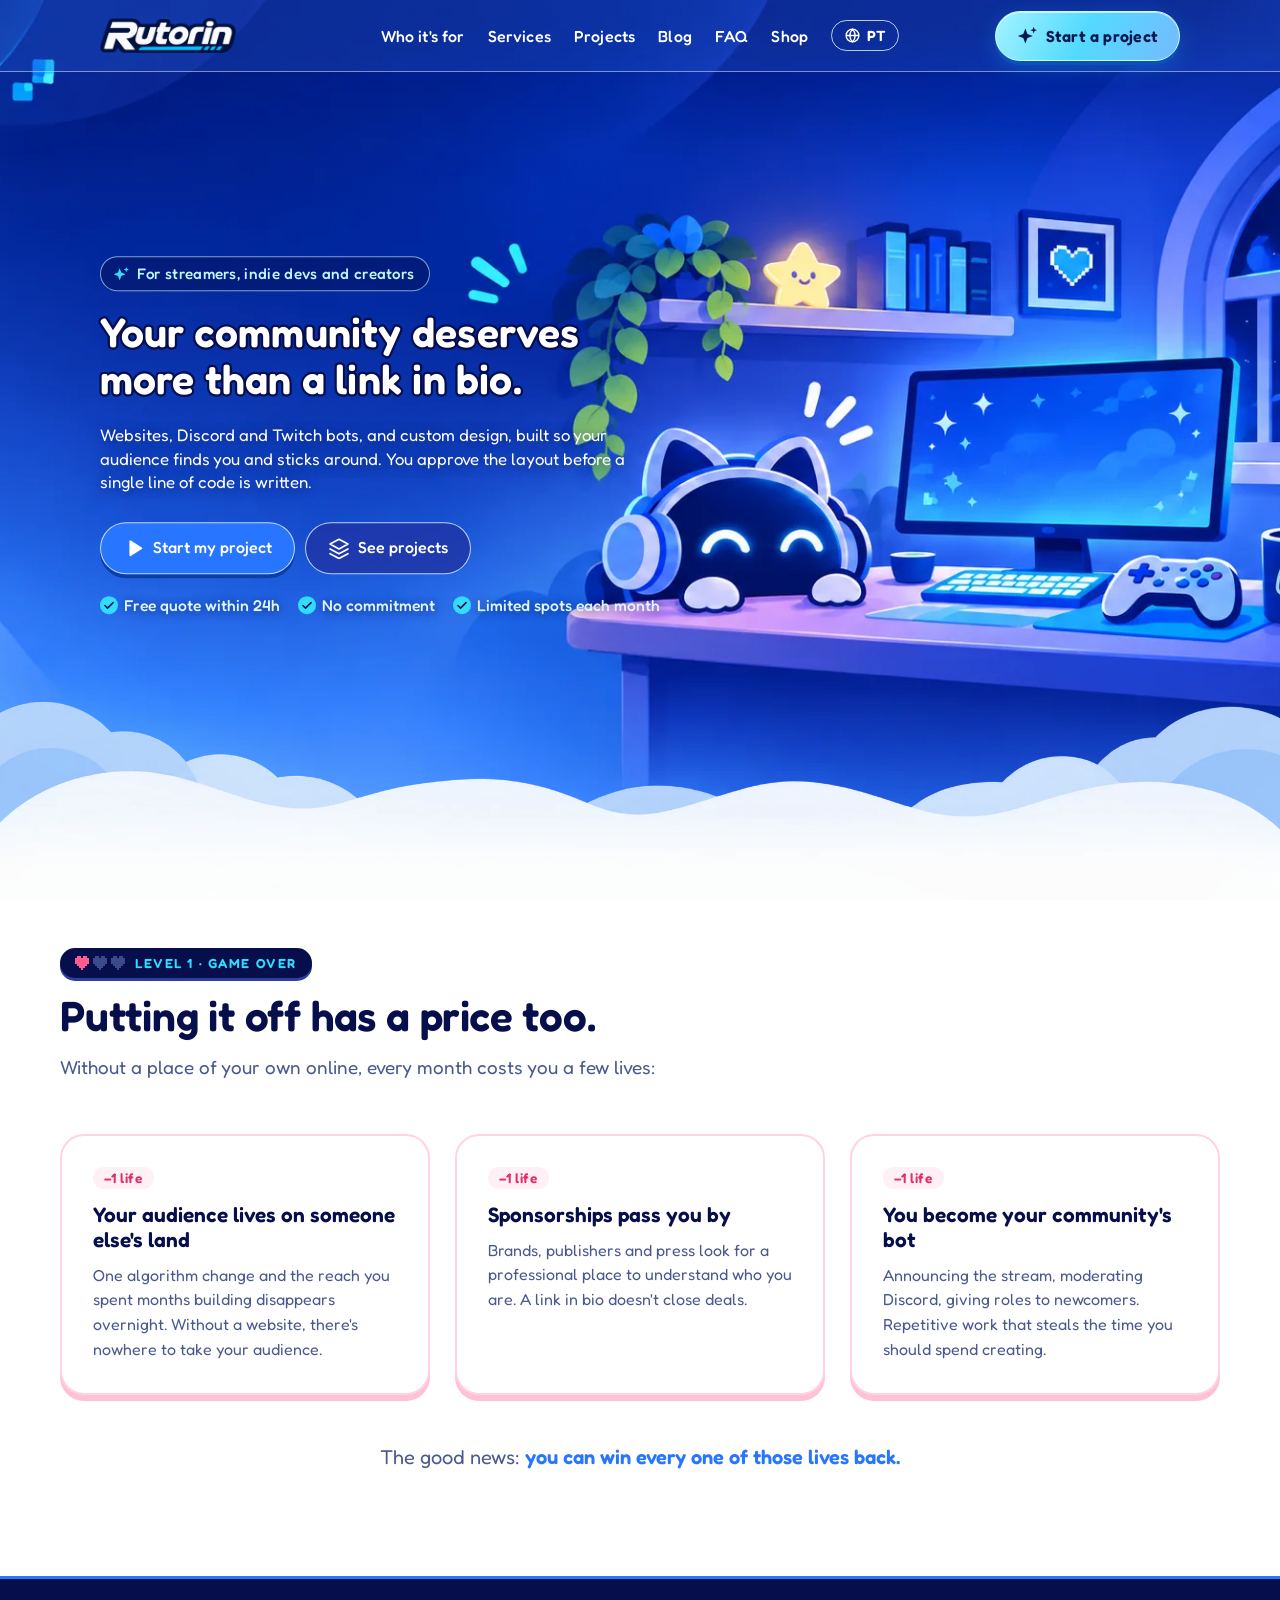
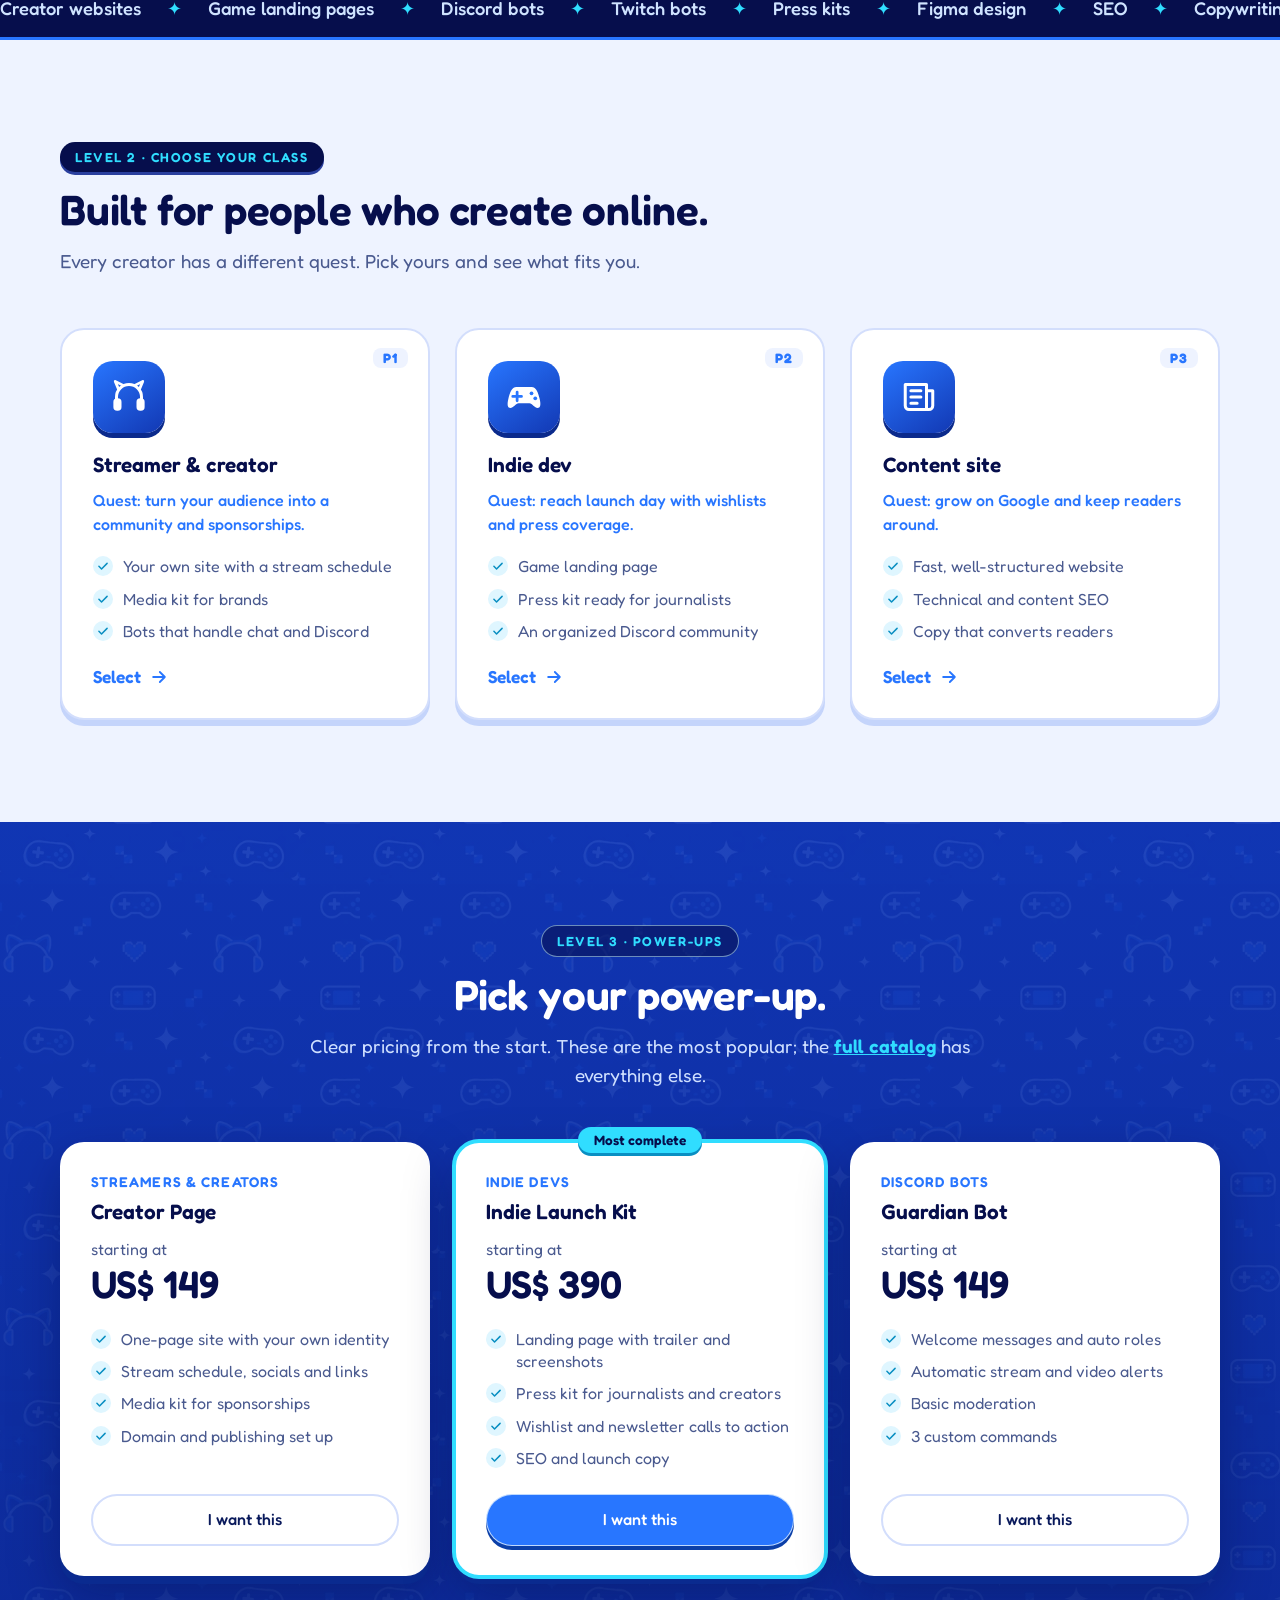
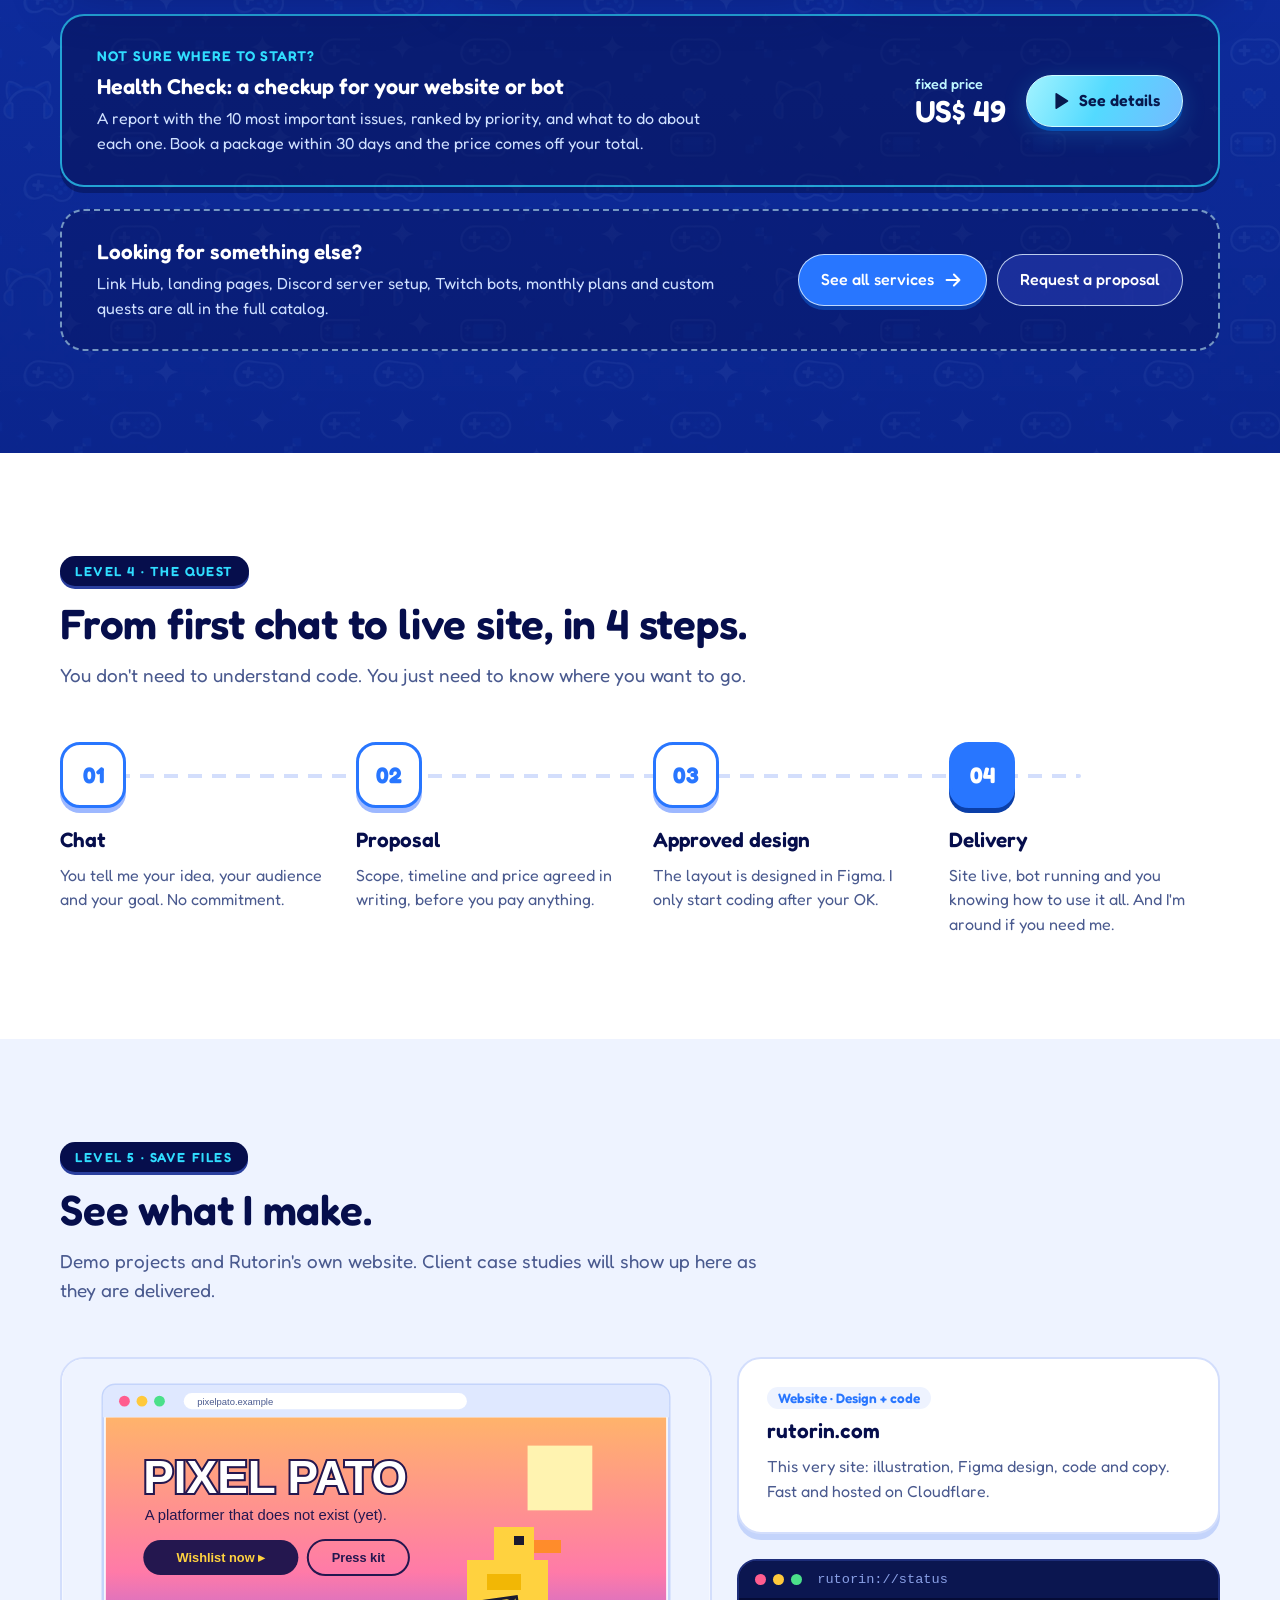
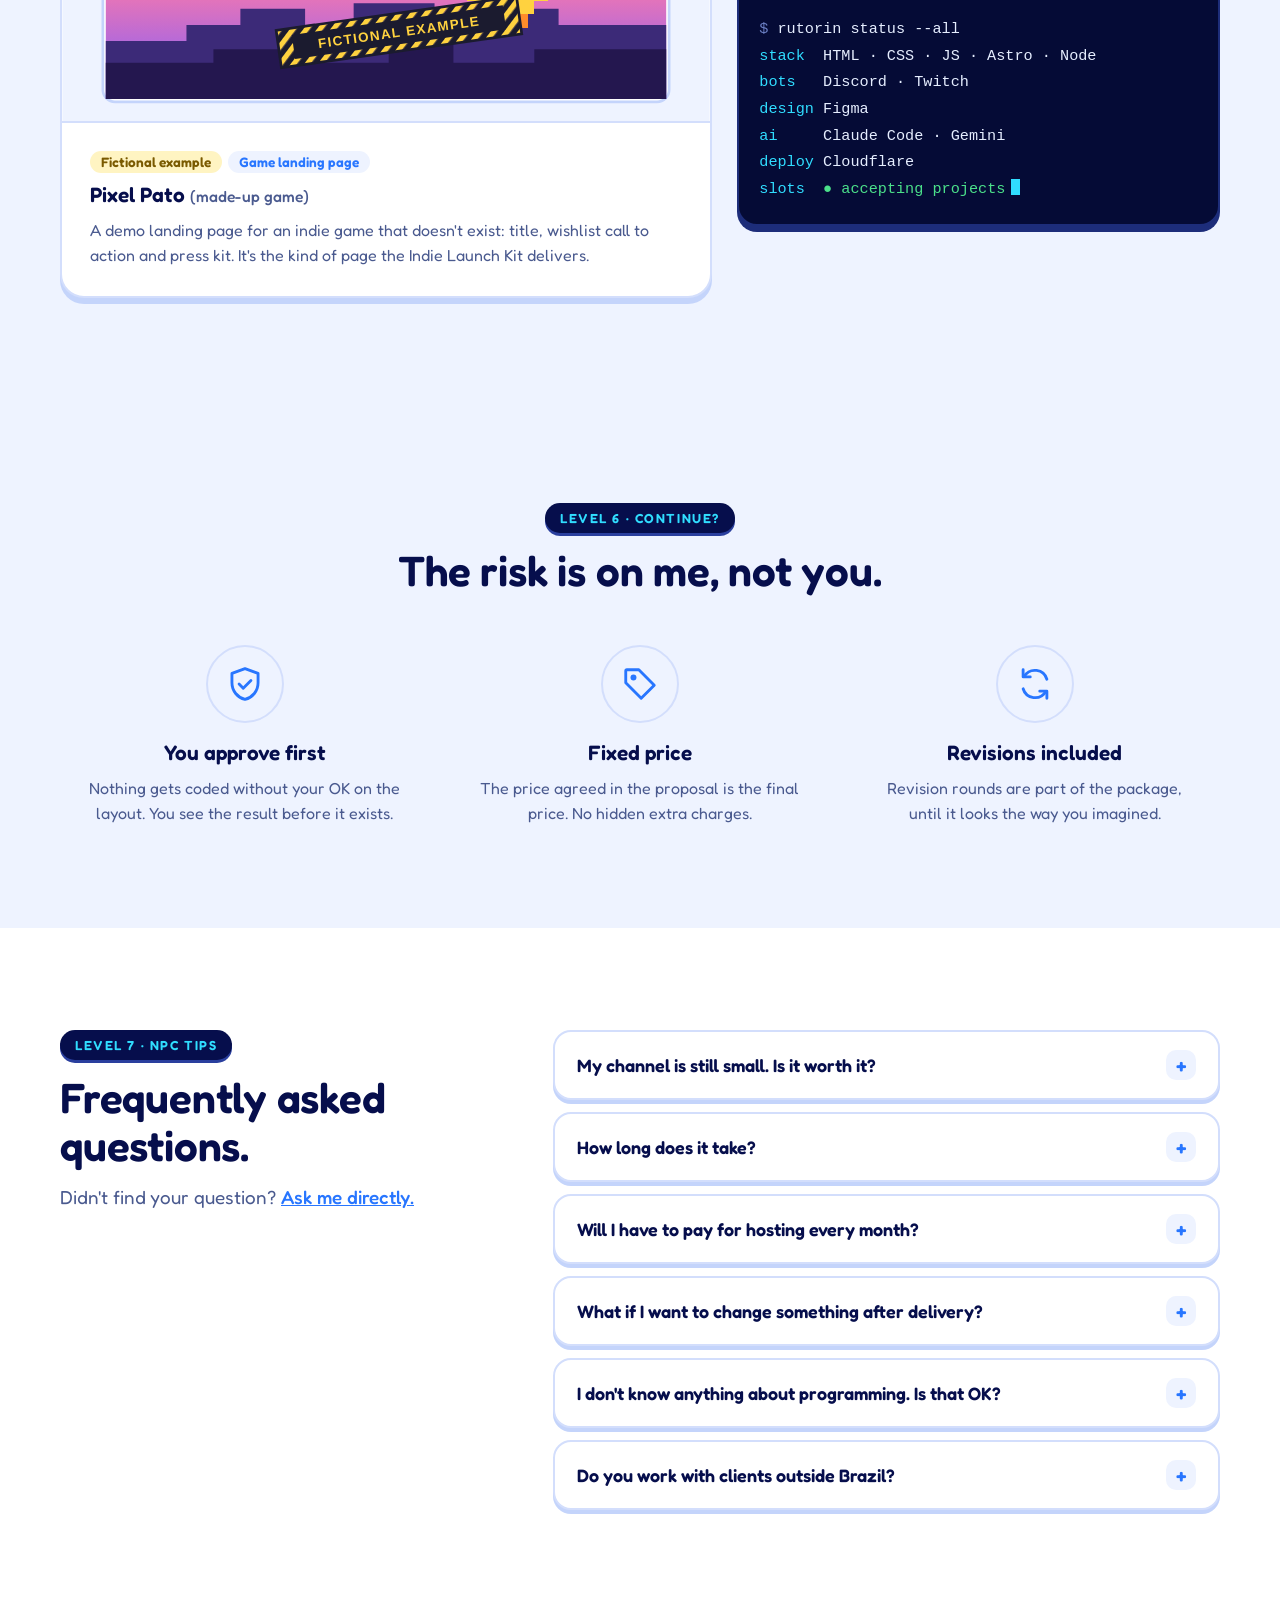
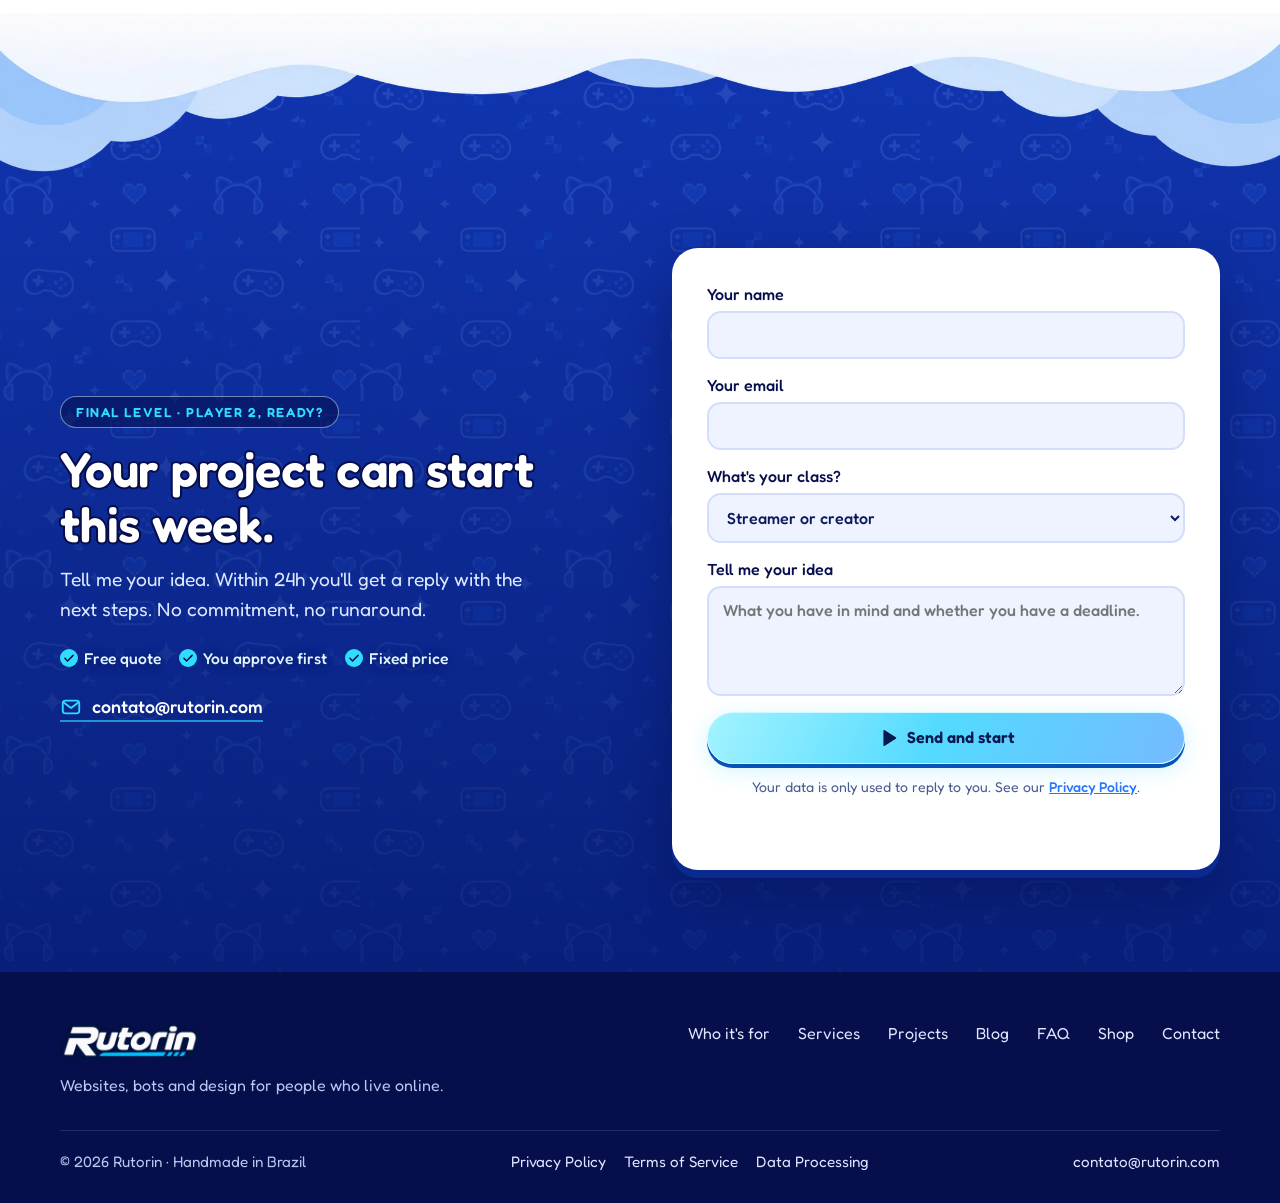
<file: index.html>
<!doctype html>
<html lang="pt-BR">
<head>
  <meta charset="UTF-8">
  <meta name="viewport" content="width=device-width, initial-scale=1">
  <meta name="theme-color" content="#1035b5">
  <title>Rutorin · Sites e bots para streamers, devs indie e criadores</title>
  <meta name="description" content="Sites, bots para Discord e Twitch e design sob medida para streamers, devs indie e criadores. Você aprova o layout antes de qualquer linha de código. Orçamento grátis em até 24h.">
  <link rel="canonical" href="https://rutorin.com/">
  <link rel="alternate" hreflang="pt" href="https://rutorin.com/">
  <link rel="alternate" hreflang="en" href="https://rutorin.com/en/">
  <link rel="alternate" hreflang="x-default" href="https://rutorin.com/en/">
  <script>
    /* Idioma: quem não tem português no navegador vai para a versão em inglês.
       Uma escolha manual (seletor PT/EN) sempre vence. Robôs de busca não são redirecionados. */
    (function () {
      var saved = null;
      try { saved = localStorage.getItem('rutorin-lang'); } catch (e) {}
      if (saved === 'pt') return;
      if (saved !== 'en') {
        if (/bot|crawl|spider|slurp|lighthouse|preview|facebookexternalhit/i.test(navigator.userAgent)) return;
        var langs = navigator.languages && navigator.languages.length ? navigator.languages : [navigator.language || ''];
        for (var i = 0; i < langs.length; i++) { if (/^pt(-|$)/i.test(langs[i])) return; }
      }
      location.replace('en/' + location.search + location.hash);
    })();
  </script>
  <meta property="og:type" content="website">
  <meta property="og:locale" content="pt_BR">
  <meta property="og:locale:alternate" content="en_US">
  <meta property="og:url" content="https://rutorin.com/">
  <meta property="og:title" content="Rutorin · Sua comunidade merece mais que um link na bio">
  <meta property="og:description" content="Sites, bots e design sob medida para streamers, devs indie e criadores.">
  <meta property="og:image" content="https://rutorin.com/assets/og-image.jpg">
  <meta name="twitter:card" content="summary_large_image">
  <link rel="icon" type="image/png" sizes="32x32" href="assets/favicon-32.png">
  <link rel="icon" type="image/png" sizes="192x192" href="assets/favicon-192.png">
  <link rel="apple-touch-icon" sizes="180x180" href="assets/apple-touch-icon.png">
  <link rel="preload" href="assets/fredoka-600.ttf" as="font" type="font/ttf" crossorigin>
  <link rel="preload" href="assets/gamer-room.webp" as="image">
  <!-- Google Analytics (GA4): troque G-XXXXXXXXXX pelo seu ID e apague as linhas de comentário em volta.
  <script async src="https://www.googletagmanager.com/gtag/js?id=G-XXXXXXXXXX"></script>
  <script>window.dataLayer=window.dataLayer||[];function gtag(){dataLayer.push(arguments)}gtag('js',new Date());gtag('config','G-XXXXXXXXXX');</script>
  -->
  <link rel="stylesheet" href="styles.css">
  <script>document.documentElement.classList.add('js')</script>
  <script src="script.js" defer></script>
</head>
<body>
  <svg class="icon-library" xmlns="http://www.w3.org/2000/svg" aria-hidden="true">
    <symbol id="gamepad" viewBox="0 0 32 32"><path d="M10 8h12c4 0 5.3 4.6 6.5 9.4 1.2 4.9.6 7.4-1.7 7.4-2 0-4.5-3.8-6.4-3.8h-8.8c-1.9 0-4.4 3.8-6.4 3.8-2.3 0-2.9-2.5-1.7-7.4C4.7 12.6 6 8 10 8Z" fill="currentColor"/><path d="M10.5 12v7m-3.5-3.5h7" fill="none" stroke="#2876ff" stroke-width="2.2" stroke-linecap="round"/><circle cx="22" cy="13" r="1.5" fill="#2876ff"/><circle cx="25" cy="17" r="1.5" fill="#2876ff"/></symbol>
    <symbol id="layers" viewBox="0 0 32 32"><path d="m3 10 13-7 13 7-13 7L3 10Zm0 7 13 7 13-7M3 24l13 7 13-7" fill="none" stroke="currentColor" stroke-width="2.4" stroke-linecap="round" stroke-linejoin="round"/></symbol>
    <symbol id="close" viewBox="0 0 24 24"><path d="m6 6 12 12M18 6 6 18" fill="none" stroke="currentColor" stroke-width="2" stroke-linecap="round"/></symbol>
    <symbol id="menu" viewBox="0 0 24 24"><path d="M4 6h16M4 12h16M4 18h16" fill="none" stroke="currentColor" stroke-width="2" stroke-linecap="round"/></symbol>
    <symbol id="sparkles" viewBox="0 0 24 24"><path d="m10 3 2.5 6.5L19 12l-6.5 2.5L10 21l-2.5-6.5L1 12l6.5-2.5L10 3Zm10-2 1.1 2.9L24 5l-2.9 1.1L20 9l-1.1-2.9L16 5l2.9-1.1L20 1Z" fill="currentColor"/></symbol>
    <symbol id="play" viewBox="0 0 24 24"><path d="M7 4.5v15a1 1 0 0 0 1.5.86l12-7.5a1 1 0 0 0 0-1.72l-12-7.5A1 1 0 0 0 7 4.5Z" fill="currentColor"/></symbol>
    <symbol id="heart" viewBox="0 0 7 7"><path d="M1 0h2v1h1V0h2v1h1v3H6v1H5v1H4v1H3V6H2V5H1V4H0V1h1Z" fill="currentColor"/></symbol>
    <symbol id="headphones" viewBox="0 0 32 32"><path d="M6 19v-3a10 10 0 0 1 20 0v3" fill="none" stroke="currentColor" stroke-width="2.4" stroke-linecap="round"/><path d="M7.5 9.5 5 3.5l6 3M24.5 9.5l2.5-6-6 3" fill="none" stroke="currentColor" stroke-width="2.2" stroke-linejoin="round" stroke-linecap="round"/><rect x="3.5" y="17" width="6.5" height="10" rx="3" fill="currentColor"/><rect x="22" y="17" width="6.5" height="10" rx="3" fill="currentColor"/></symbol>
    <symbol id="news" viewBox="0 0 32 32"><path d="M5 6h17v20H8a3 3 0 0 1-3-3V6Z" fill="none" stroke="currentColor" stroke-width="2.4" stroke-linejoin="round"/><path d="M22 11h5v12a3 3 0 0 1-3 3h-2" fill="none" stroke="currentColor" stroke-width="2.4" stroke-linejoin="round"/><path d="M9.5 11h8M9.5 16h8M9.5 21h5" stroke="currentColor" stroke-width="2.4" stroke-linecap="round"/></symbol>
    <symbol id="bot" viewBox="0 0 32 32"><rect x="5" y="10" width="22" height="16" rx="5" fill="none" stroke="currentColor" stroke-width="2.4"/><path d="M16 5v5" stroke="currentColor" stroke-width="2.4" stroke-linecap="round"/><circle cx="16" cy="4" r="2" fill="currentColor"/><circle cx="11.5" cy="18" r="2" fill="currentColor"/><circle cx="20.5" cy="18" r="2" fill="currentColor"/><path d="M2 16v5M30 16v5" stroke="currentColor" stroke-width="2.4" stroke-linecap="round"/></symbol>
    <symbol id="check" viewBox="0 0 24 24"><path d="m5 12.5 4.5 4.5L19 7.5" fill="none" stroke="currentColor" stroke-width="2.6" stroke-linecap="round" stroke-linejoin="round"/></symbol>
    <symbol id="arrow" viewBox="0 0 24 24"><path d="M5 12h14m-6-6 6 6-6 6" fill="none" stroke="currentColor" stroke-width="2.2" stroke-linecap="round" stroke-linejoin="round"/></symbol>
    <symbol id="shield" viewBox="0 0 32 32"><path d="M16 3 5 7v8c0 7 4.7 12.3 11 14 6.3-1.7 11-7 11-14V7L16 3Z" fill="none" stroke="currentColor" stroke-width="2.4" stroke-linejoin="round"/><path d="m11 16 3.5 3.5L21 13" fill="none" stroke="currentColor" stroke-width="2.4" stroke-linecap="round" stroke-linejoin="round"/></symbol>
    <symbol id="tag" viewBox="0 0 32 32"><path d="M4 5v10l13 13 11-11L15 4H5a1 1 0 0 0-1 1Z" fill="none" stroke="currentColor" stroke-width="2.4" stroke-linejoin="round"/><circle cx="10.5" cy="10.5" r="2.5" fill="currentColor"/></symbol>
    <symbol id="refresh" viewBox="0 0 32 32"><path d="M26 12A10.5 10.5 0 0 0 7 9.5M6 20a10.5 10.5 0 0 0 19 2.5" fill="none" stroke="currentColor" stroke-width="2.4" stroke-linecap="round"/><path d="M6 4v6h6M26 28v-6h-6" fill="none" stroke="currentColor" stroke-width="2.4" stroke-linecap="round" stroke-linejoin="round"/></symbol>
    <symbol id="globe" viewBox="0 0 24 24"><circle cx="12" cy="12" r="9" fill="none" stroke="currentColor" stroke-width="2"/><path d="M3 12h18M12 3c2.5 2.6 3.8 5.6 3.8 9s-1.3 6.4-3.8 9c-2.5-2.6-3.8-5.6-3.8-9S9.5 5.6 12 3Z" fill="none" stroke="currentColor" stroke-width="2" stroke-linejoin="round"/></symbol>
    <symbol id="mail" viewBox="0 0 24 24"><rect x="3" y="5" width="18" height="14" rx="3" fill="none" stroke="currentColor" stroke-width="2"/><path d="m4 7 8 6 8-6" fill="none" stroke="currentColor" stroke-width="2" stroke-linejoin="round"/></symbol>
  </svg>

  <header class="site-header">
    <div class="header-inner">
      <a class="brand" href="#inicio" aria-label="Rutorin, voltar ao início" draggable="false"><img src="assets/rutorin-logo.webp" alt="Rutorin" width="600" height="152" draggable="false"></a>
      <nav class="desktop-nav" aria-label="Navegação principal">
        <a class="nav-link" href="#classes">Para quem</a>
        <a class="nav-link" href="servicos/">Serviços</a>
        <a class="nav-link" href="#projetos">Projetos</a>
        <a class="nav-link" href="blog/">Blog</a>
        <a class="nav-link" href="#duvidas">Dúvidas</a>
        <a class="nav-link" href="https://ko-fi.com/rutorin/shop" target="_blank" rel="noopener noreferrer">Shop<span class="visually-hidden"> (abre em nova aba)</span></a>
        <a class="lang-switch" href="en/" hreflang="en" lang="en" data-lang-switch="en" aria-label="English version"><svg aria-hidden="true"><use href="#globe"></use></svg>EN</a>
      </nav>
      <a class="commission-button" href="#contato"><svg class="commission-icon" aria-hidden="true"><use href="#sparkles"></use></svg><span>Começar projeto</span><span class="commission-sheen" aria-hidden="true"></span></a>
      <button class="menu-button" popovertarget="mobile-menu" aria-label="Abrir menu"><svg><use href="#menu"></use></svg></button>
    </div>
  </header>

  <nav class="mobile-menu" id="mobile-menu" popover aria-label="Menu">
    <div class="mobile-menu-heading"><span>Explore a Rutorin</span><button class="close-button" popovertarget="mobile-menu" popovertargetaction="hide" aria-label="Fechar menu"><svg><use href="#close"></use></svg></button></div>
    <a href="#classes">Para quem</a>
    <a href="servicos/">Serviços</a>
    <a href="#projetos">Projetos</a>
    <a href="blog/">Blog</a>
    <a href="#duvidas">Dúvidas</a>
    <a href="https://ko-fi.com/rutorin/shop" target="_blank" rel="noopener noreferrer">Shop</a>
    <a href="en/" hreflang="en" lang="en" data-lang-switch="en" class="mobile-lang"><svg aria-hidden="true"><use href="#globe"></use></svg>English version</a>
    <a href="#contato" class="mobile-cta">Começar meu projeto</a>
  </nav>

  <main>
    <!-- ============ HERO · TELA DE TÍTULO ============ -->
    <section class="world" id="inicio" aria-labelledby="hero-title">
      <div class="hero-copy">
        <p class="hero-eyebrow"><svg aria-hidden="true"><use href="#sparkles"></use></svg>Para streamers, devs indie e criadores</p>
        <h1 id="hero-title"><span>Sua comunidade merece</span> <span>mais que um link na bio.</span></h1>
        <p class="hero-sub">Sites, bots para Discord e Twitch e design sob medida, feitos para o seu público te encontrar e ficar. Você aprova o layout antes de qualquer linha de código.</p>
        <div class="hero-actions">
          <a class="button button-primary" href="#contato"><svg aria-hidden="true"><use href="#play"></use></svg><span>Começar meu projeto</span></a>
          <a class="button button-secondary" href="#projetos"><svg aria-hidden="true"><use href="#layers"></use></svg><span>Ver projetos</span></a>
        </div>
        <ul class="hero-proof" aria-label="Garantias">
          <li><svg aria-hidden="true"><use href="#check"></use></svg>Orçamento grátis em até 24h</li>
          <li><svg aria-hidden="true"><use href="#check"></use></svg>Sem compromisso</li>
          <li><svg aria-hidden="true"><use href="#check"></use></svg>Poucas vagas por mês</li>
        </ul>
      </div>
      <div class="ambient-sparkles" aria-hidden="true"><i></i><i></i><i></i><i></i><i></i><i></i></div>
      <img class="cloud-divider" src="assets/cloud-divider.webp" alt="" width="2172" height="724" aria-hidden="true">
    </section>

    <!-- ============ FASE 1 · GAME OVER (custo da inércia) ============ -->
    <section class="section section-white" id="game-over" aria-labelledby="go-title">
      <div class="container">
        <div class="section-head reveal">
          <span class="hud-chip"><span class="lives" aria-hidden="true"><svg><use href="#heart"></use></svg><svg class="lost"><use href="#heart"></use></svg><svg class="lost"><use href="#heart"></use></svg></span>Fase 1 · Game over</span>
          <h2 id="go-title">Deixar para depois também tem um preço.</h2>
          <p>Enquanto você não tem um lugar seu na internet, cada mês custa algumas vidas:</p>
        </div>
        <div class="grid grid-3">
          <article class="card pain reveal">
            <span class="pain-num">−1 vida</span>
            <h3>Seu público mora no terreno dos outros</h3>
            <p>Uma mudança no algoritmo e o alcance que você levou meses para construir some da noite para o dia. Sem site, você não tem para onde levar a sua audiência.</p>
          </article>
          <article class="card pain reveal">
            <span class="pain-num">−1 vida</span>
            <h3>Parcerias passam reto</h3>
            <p>Marcas, publishers e imprensa procuram um lugar profissional para entender quem você é. Um link na bio não fecha negócio.</p>
          </article>
          <article class="card pain reveal">
            <span class="pain-num">−1 vida</span>
            <h3>Você vira o bot da sua comunidade</h3>
            <p>Avisar que a live começou, moderar o Discord, dar cargo para quem chegou. Tarefa repetitiva que rouba o tempo que você deveria gastar criando.</p>
          </article>
        </div>
        <p class="continue-line reveal">A boa notícia: <strong>todas essas vidas dá para recuperar.</strong></p>
      </div>
    </section>

    <!-- Faixa rolando -->
    <div class="ticker" aria-hidden="true">
      <div class="ticker-track">
        <span>Sites para criadores</span><i>✦</i><span>Landing pages de jogos</span><i>✦</i><span>Bots para Discord</span><i>✦</i><span>Bots para Twitch</span><i>✦</i><span>Press kits</span><i>✦</i><span>Design no Figma</span><i>✦</i><span>SEO</span><i>✦</i><span>Copywriting</span><i>✦</i>
        <span>Sites para criadores</span><i>✦</i><span>Landing pages de jogos</span><i>✦</i><span>Bots para Discord</span><i>✦</i><span>Bots para Twitch</span><i>✦</i><span>Press kits</span><i>✦</i><span>Design no Figma</span><i>✦</i><span>SEO</span><i>✦</i><span>Copywriting</span><i>✦</i>
      </div>
    </div>

    <!-- ============ FASE 2 · ESCOLHA SUA CLASSE ============ -->
    <section class="section section-soft" id="classes" aria-labelledby="classes-title">
      <div class="container">
        <div class="section-head reveal">
          <span class="hud-chip">Fase 2 · Escolha sua classe</span>
          <h2 id="classes-title">Feito para quem cria na internet.</h2>
          <p>Cada tipo de criador tem uma missão diferente. Escolha a sua e veja o que faz sentido para você.</p>
        </div>
        <div class="grid grid-3">
          <article class="card class-card reveal">
            <span class="player-tag">P1</span>
            <div class="class-icon"><svg aria-hidden="true"><use href="#headphones"></use></svg></div>
            <h3>Streamer e criador</h3>
            <p class="class-quest">Missão: transformar audiência em comunidade e parcerias.</p>
            <ul class="check-list">
              <li><svg aria-hidden="true"><use href="#check"></use></svg>Site próprio com agenda de lives</li>
              <li><svg aria-hidden="true"><use href="#check"></use></svg>Mídia kit para marcas</li>
              <li><svg aria-hidden="true"><use href="#check"></use></svg>Bots que cuidam do chat e do Discord</li>
            </ul>
            <a class="select-button" href="#pacote-criador">Selecionar <svg aria-hidden="true"><use href="#arrow"></use></svg></a>
          </article>
          <article class="card class-card reveal">
            <span class="player-tag">P2</span>
            <div class="class-icon"><svg aria-hidden="true"><use href="#gamepad"></use></svg></div>
            <h3>Dev indie</h3>
            <p class="class-quest">Missão: chegar ao lançamento com wishlists e imprensa.</p>
            <ul class="check-list">
              <li><svg aria-hidden="true"><use href="#check"></use></svg>Landing page do jogo</li>
              <li><svg aria-hidden="true"><use href="#check"></use></svg>Press kit pronto para a imprensa</li>
              <li><svg aria-hidden="true"><use href="#check"></use></svg>Comunidade organizada no Discord</li>
            </ul>
            <a class="select-button" href="#pacote-indie">Selecionar <svg aria-hidden="true"><use href="#arrow"></use></svg></a>
          </article>
          <article class="card class-card reveal">
            <span class="player-tag">P3</span>
            <div class="class-icon"><svg aria-hidden="true"><use href="#news"></use></svg></div>
            <h3>Portal de conteúdo</h3>
            <p class="class-quest">Missão: crescer no Google e manter o leitor no site.</p>
            <ul class="check-list">
              <li><svg aria-hidden="true"><use href="#check"></use></svg>Site rápido e bem estruturado</li>
              <li><svg aria-hidden="true"><use href="#check"></use></svg>SEO técnico e de conteúdo</li>
              <li><svg aria-hidden="true"><use href="#check"></use></svg>Textos que convertem leitores</li>
            </ul>
            <a class="select-button" href="#missao-personalizada">Selecionar <svg aria-hidden="true"><use href="#arrow"></use></svg></a>
          </article>
        </div>
      </div>
    </section>

    <!-- ============ FASE 3 · POWER-UPS (pacotes e preços) ============ -->
    <section class="section section-blue" id="power-ups" aria-labelledby="power-title">
      <div class="container">
        <div class="section-head section-head-center reveal">
          <span class="hud-chip hud-chip-light">Fase 3 · Power-ups</span>
          <h2 id="power-title">Escolha seu power-up.</h2>
          <p>Preço claro desde o início. Estes são os mais pedidos; o <a class="link-light" href="servicos/">catálogo completo</a> tem todos os outros.</p>
        </div>
        <!-- Os preços abaixo precisam ser iguais aos do catálogo (servicos/index.html). -->
        <div class="grid grid-3 packages">
          <article class="card package reveal" id="pacote-criador">
            <span class="package-for">Streamers e criadores</span>
            <h3>Página de Criador</h3>
            <p class="price">a partir de <strong>R$ 490</strong></p>
            <ul class="check-list">
              <li><svg aria-hidden="true"><use href="#check"></use></svg>Site de uma página com a sua identidade</li>
              <li><svg aria-hidden="true"><use href="#check"></use></svg>Agenda de lives, redes e links</li>
              <li><svg aria-hidden="true"><use href="#check"></use></svg>Mídia kit para parcerias</li>
              <li><svg aria-hidden="true"><use href="#check"></use></svg>Domínio e publicação configurados</li>
            </ul>
            <a class="button button-outline" href="#contato">Quero este</a>
          </article>
          <article class="card package package-featured reveal" id="pacote-indie">
            <span class="package-badge">Mais completo</span>
            <span class="package-for">Devs indie</span>
            <h3>Kit de Lançamento Indie</h3>
            <p class="price">a partir de <strong>R$ 1.290</strong></p>
            <ul class="check-list">
              <li><svg aria-hidden="true"><use href="#check"></use></svg>Landing page com trailer e capturas</li>
              <li><svg aria-hidden="true"><use href="#check"></use></svg>Press kit para imprensa e criadores</li>
              <li><svg aria-hidden="true"><use href="#check"></use></svg>Chamadas para wishlist e newsletter</li>
              <li><svg aria-hidden="true"><use href="#check"></use></svg>SEO e textos de lançamento</li>
            </ul>
            <a class="button button-primary" href="#contato">Quero este</a>
          </article>
          <article class="card package reveal" id="pacote-bot">
            <span class="package-for">Bots para Discord</span>
            <h3>Bot Guardião</h3>
            <p class="price">a partir de <strong>R$ 490</strong></p>
            <ul class="check-list">
              <li><svg aria-hidden="true"><use href="#check"></use></svg>Boas-vindas e cargos automáticos</li>
              <li><svg aria-hidden="true"><use href="#check"></use></svg>Aviso automático de live e vídeos</li>
              <li><svg aria-hidden="true"><use href="#check"></use></svg>Moderação básica</li>
              <li><svg aria-hidden="true"><use href="#check"></use></svg>3 comandos personalizados</li>
            </ul>
            <a class="button button-outline" href="#contato">Quero este</a>
          </article>
        </div>
        <div class="health-strip reveal" id="health-check">
          <div>
            <span class="package-for">Não sabe por onde começar?</span>
            <h3>Health Check: diagnóstico do seu site ou bot</h3>
            <p>Um relatório com os 10 problemas mais importantes, em ordem de prioridade, e o que fazer com cada um. Se você contratar um pacote em até 30 dias, o valor vira desconto.</p>
          </div>
          <div class="health-strip-price">
            <span><small>preço fixo</small><strong>R$ 149</strong></span>
            <a class="button button-cta" href="servicos/#diagnostico"><svg aria-hidden="true"><use href="#play"></use></svg><span>Ver detalhes</span></a>
          </div>
        </div>
        <div class="custom-quest reveal" id="missao-personalizada">
          <div>
            <h3>Procurando outra coisa?</h3>
            <p>Link Hub, landing page, montagem de servidor no Discord, bot para Twitch, planos mensais e missões personalizadas estão no catálogo completo.</p>
          </div>
          <div class="custom-quest-actions">
            <a class="button button-primary" href="servicos/">Ver todos os serviços <svg aria-hidden="true"><use href="#arrow"></use></svg></a>
            <a class="button button-secondary" href="#contato">Pedir proposta</a>
          </div>
        </div>
      </div>
    </section>

    <!-- ============ FASE 4 · A QUEST (processo) ============ -->
    <section class="section section-white" id="quest" aria-labelledby="quest-title">
      <div class="container">
        <div class="section-head reveal">
          <span class="hud-chip">Fase 4 · A quest</span>
          <h2 id="quest-title">Do primeiro papo ao site no ar, em 4 etapas.</h2>
          <p>Você não precisa entender de código. Só precisa saber onde quer chegar.</p>
        </div>
        <ol class="quest-path">
          <li class="reveal">
            <span class="quest-node">01</span>
            <h3>Conversa</h3>
            <p>Você me conta sua ideia, seu público e seu objetivo. Sem compromisso.</p>
          </li>
          <li class="reveal">
            <span class="quest-node">02</span>
            <h3>Proposta</h3>
            <p>Escopo, prazo e valor fechados por escrito, antes de você pagar qualquer coisa.</p>
          </li>
          <li class="reveal">
            <span class="quest-node">03</span>
            <h3>Design aprovado</h3>
            <p>O layout é desenhado no Figma. Só começo a programar depois do seu ok.</p>
          </li>
          <li class="reveal">
            <span class="quest-node quest-node-final">04</span>
            <h3>Entrega</h3>
            <p>Site no ar, bot rodando e você sabendo usar tudo. E eu por perto se precisar.</p>
          </li>
        </ol>
      </div>
    </section>

    <!-- ============ FASE 5 · SAVE FILES (prova) ============ -->
    <section class="section section-soft" id="projetos" aria-labelledby="proj-title">
      <div class="container">
        <div class="section-head reveal">
          <span class="hud-chip">Fase 5 · Save files</span>
          <h2 id="proj-title">Veja o que eu faço.</h2>
          <p>Projetos de demonstração e o próprio site da Rutorin. Os cases de clientes entram aqui conforme forem sendo entregues.</p>
        </div>
        <div class="projects">
          <article class="card project project-main reveal">
            <img src="assets/demo-pixel-pato.svg" alt="Mockup de landing page para o jogo fictício Pixel Pato, com a faixa Exemplo fictício" width="960" height="540" loading="lazy">
            <div class="project-body">
              <span class="project-tag project-tag-demo">Exemplo fictício</span><span class="project-tag">Landing page de jogo</span>
              <h3>Pixel Pato <small>(jogo inventado)</small></h3>
              <p>Uma landing page de demonstração para um jogo indie que não existe: título, chamada para a lista de desejos e press kit. É o tipo de página que o Kit de Lançamento Indie entrega.</p>
            </div>
          </article>
          <div class="project-side">
            <article class="card project reveal">
              <div class="project-body">
                <span class="project-tag">Site · Design + código</span>
                <h3>rutorin.com</h3>
                <p>Este site: ilustração, design no Figma, código e textos. Rápido e publicado na Cloudflare.</p>
              </div>
            </article>
            <div class="terminal reveal" role="img" aria-label="Status: stack HTML, CSS, JavaScript, Astro e Node; bots para Discord e Twitch; design no Figma; inteligência artificial com Claude Code e Gemini; publicação na Cloudflare; agenda com vagas abertas.">
              <div class="terminal-bar"><i></i><i></i><i></i><span>rutorin://status</span></div>
              <pre><span class="t-line"><span class="t-dim">$</span> rutorin status --all</span>
<span class="t-line"><span class="t-key">stack </span> HTML · CSS · JS · Astro · Node</span>
<span class="t-line"><span class="t-key">bots  </span> Discord · Twitch</span>
<span class="t-line"><span class="t-key">design</span> Figma</span>
<span class="t-line"><span class="t-key">ia    </span> Claude Code · Gemini</span>
<span class="t-line"><span class="t-key">deploy</span> Cloudflare</span>
<span class="t-line"><span class="t-key">agenda</span> <span class="t-ok">● vagas abertas</span><span class="t-cursor" aria-hidden="true"></span></span></pre>
            </div>
          </div>
        </div>
      </div>
    </section>

    <!-- ============ FASE 6 · CONTINUE? (garantias) ============ -->
    <section class="section section-soft" id="garantias" aria-labelledby="cont-title">
      <div class="container">
        <div class="section-head section-head-center reveal">
          <span class="hud-chip">Fase 6 · Continue?</span>
          <h2 id="cont-title">O risco fica comigo, não com você.</h2>
        </div>
        <div class="grid grid-3">
          <article class="guarantee reveal">
            <div class="guarantee-icon"><svg aria-hidden="true"><use href="#shield"></use></svg></div>
            <h3>Você aprova antes</h3>
            <p>Nada vai para o código sem o seu ok no layout. Você vê o resultado antes de ele existir.</p>
          </article>
          <article class="guarantee reveal">
            <div class="guarantee-icon"><svg aria-hidden="true"><use href="#tag"></use></svg></div>
            <h3>Preço fechado</h3>
            <p>O valor combinado na proposta é o valor final. Sem cobrança extra escondida.</p>
          </article>
          <article class="guarantee reveal">
            <div class="guarantee-icon"><svg aria-hidden="true"><use href="#refresh"></use></svg></div>
            <h3>Ajustes incluídos</h3>
            <p>Rodadas de revisão já fazem parte do pacote, até ficar do jeito que você imaginou.</p>
          </article>
        </div>
      </div>
    </section>

    <!-- ============ FASE 7 · DICAS DO NPC (FAQ) ============ -->
    <section class="section section-white" id="duvidas" aria-labelledby="faq-title">
      <div class="container faq-layout">
        <div class="section-head reveal">
          <span class="hud-chip">Fase 7 · Dicas do NPC</span>
          <h2 id="faq-title">Perguntas frequentes.</h2>
          <p>Ficou alguma dúvida de fora? <a href="#contato">Me pergunte direto.</a></p>
        </div>
        <div class="faq reveal">
          <details>
            <summary>Meu canal ainda é pequeno. Vale a pena?</summary>
            <p>Vale, e esse é o melhor momento. Quem chega agora encontra uma casa organizada, e você não precisa migrar ninguém depois. Os pacotes foram pensados para caber em quem está começando.</p>
          </details>
          <details>
            <summary>Quanto tempo leva?</summary>
            <p>Depende do projeto, e o prazo vem fechado por escrito na proposta, antes de você pagar qualquer coisa. Páginas de uma seção só são bem mais rápidas que um site completo.</p>
          </details>
          <details>
            <summary>Vou ter que pagar hospedagem todo mês?</summary>
            <p>Na maioria dos casos, não. Os sites são publicados na Cloudflare, que tem plano gratuito para esse tipo de projeto. Você paga só o domínio, uma vez por ano. Se o seu projeto tiver algum custo de servidor (como alguns bots), ele aparece na proposta.</p>
          </details>
          <details>
            <summary>E se eu quiser mudar algo depois da entrega?</summary>
            <p>O site é seu. Pequenos ajustes podem ser combinados a qualquer momento, e eu te mostro como atualizar o que for simples por conta própria.</p>
          </details>
          <details>
            <summary>Eu não entendo nada de programação. Tudo bem?</summary>
            <p>Tudo ótimo. Você fala do seu público e dos seus objetivos; a parte técnica é comigo. Tudo é explicado em português claro.</p>
          </details>
          <details>
            <summary>Você atende fora de Minas Gerais?</summary>
            <p>Sim. Todo o trabalho é online, então atendo criadores de qualquer lugar do Brasil.</p>
          </details>
        </div>
      </div>
    </section>

    <!-- ============ FASE FINAL · PLAYER 2 (contato) ============ -->
    <section class="section section-final" id="contato" aria-labelledby="final-title">
      <img class="cloud-top" src="assets/cloud-top.webp" alt="" width="2172" height="290" aria-hidden="true" loading="lazy">
      <div class="container final-layout">
        <div class="final-copy reveal">
          <span class="hud-chip hud-chip-light">Fase final · Player 2, pronto?</span>
          <h2 id="final-title">Seu projeto pode começar esta semana.</h2>
          <p>Me conte sua ideia. Em até 24h você recebe uma resposta com os próximos passos. Sem compromisso e sem enrolação.</p>
          <ul class="hero-proof final-proof">
            <li><svg aria-hidden="true"><use href="#check"></use></svg>Orçamento grátis</li>
            <li><svg aria-hidden="true"><use href="#check"></use></svg>Você aprova antes</li>
            <li><svg aria-hidden="true"><use href="#check"></use></svg>Preço fechado</li>
          </ul>
          <a class="mail-link" href="mailto:contato@rutorin.com"><svg aria-hidden="true"><use href="#mail"></use></svg>contato@rutorin.com</a>
        </div>
        <!-- Formulário: envia para /api/contato (função do Cloudflare Pages), que repassa ao Worker rutorin-contato. Veja LEIA-ME.md. -->
        <form class="contact-form reveal" data-endpoint="/api/contato" data-email="contato@rutorin.com" novalidate>
          <div class="hp-field" aria-hidden="true"><label>Site <input type="text" name="site" tabindex="-1" autocomplete="off"></label></div>
          <label>Seu nome
            <input type="text" name="nome" autocomplete="name" required>
          </label>
          <label>Seu e-mail
            <input type="email" name="email" autocomplete="email" required>
          </label>
          <label>Qual é a sua classe?
            <select name="classe">
              <option>Streamer ou criador</option>
              <option>Dev indie</option>
              <option>Portal de conteúdo</option>
              <option>Outro</option>
            </select>
          </label>
          <label>Conte sua ideia
            <textarea name="mensagem" rows="4" required placeholder="O que você imagina e se tem um prazo em mente."></textarea>
          </label>
          <button class="button button-cta" type="submit"><svg aria-hidden="true"><use href="#play"></use></svg><span>Enviar e começar</span></button>
          <p class="form-privacy">Seus dados são usados só para responder ao seu contato. Veja a <a href="privacidade/">Política de Privacidade</a>.</p>
          <p class="form-status" role="status" aria-live="polite"></p>
        </form>
      </div>
    </section>
  </main>

  <footer class="site-footer">
    <div class="container footer-inner">
      <div class="footer-brand">
        <img src="assets/rutorin-logo.webp" alt="Rutorin" width="600" height="152" loading="lazy">
        <p>Sites, bots e design para quem vive da internet.</p>
      </div>
      <nav class="footer-nav" aria-label="Rodapé">
        <a href="#classes">Para quem</a>
        <a href="servicos/">Serviços</a>
        <a href="#projetos">Projetos</a>
        <a href="blog/">Blog</a>
        <a href="#duvidas">Dúvidas</a>
        <a href="https://ko-fi.com/rutorin/shop" target="_blank" rel="noopener noreferrer">Shop</a>
        <a href="#contato">Contato</a>
      </nav>
    </div>
    <div class="container footer-bottom">
      <span>© <span data-year>2026</span> Rutorin · Feito à mão em Varginha, MG</span>
      <nav class="footer-legal" aria-label="Documentos legais"><a href="privacidade/">Política de Privacidade</a><a href="termos/">Termos de Serviço</a><a href="tratamento-de-dados/">Tratamento de Dados</a></nav>
      <a href="mailto:contato@rutorin.com">contato@rutorin.com</a>
    </div>
  </footer>
</body>
</html>
</file>
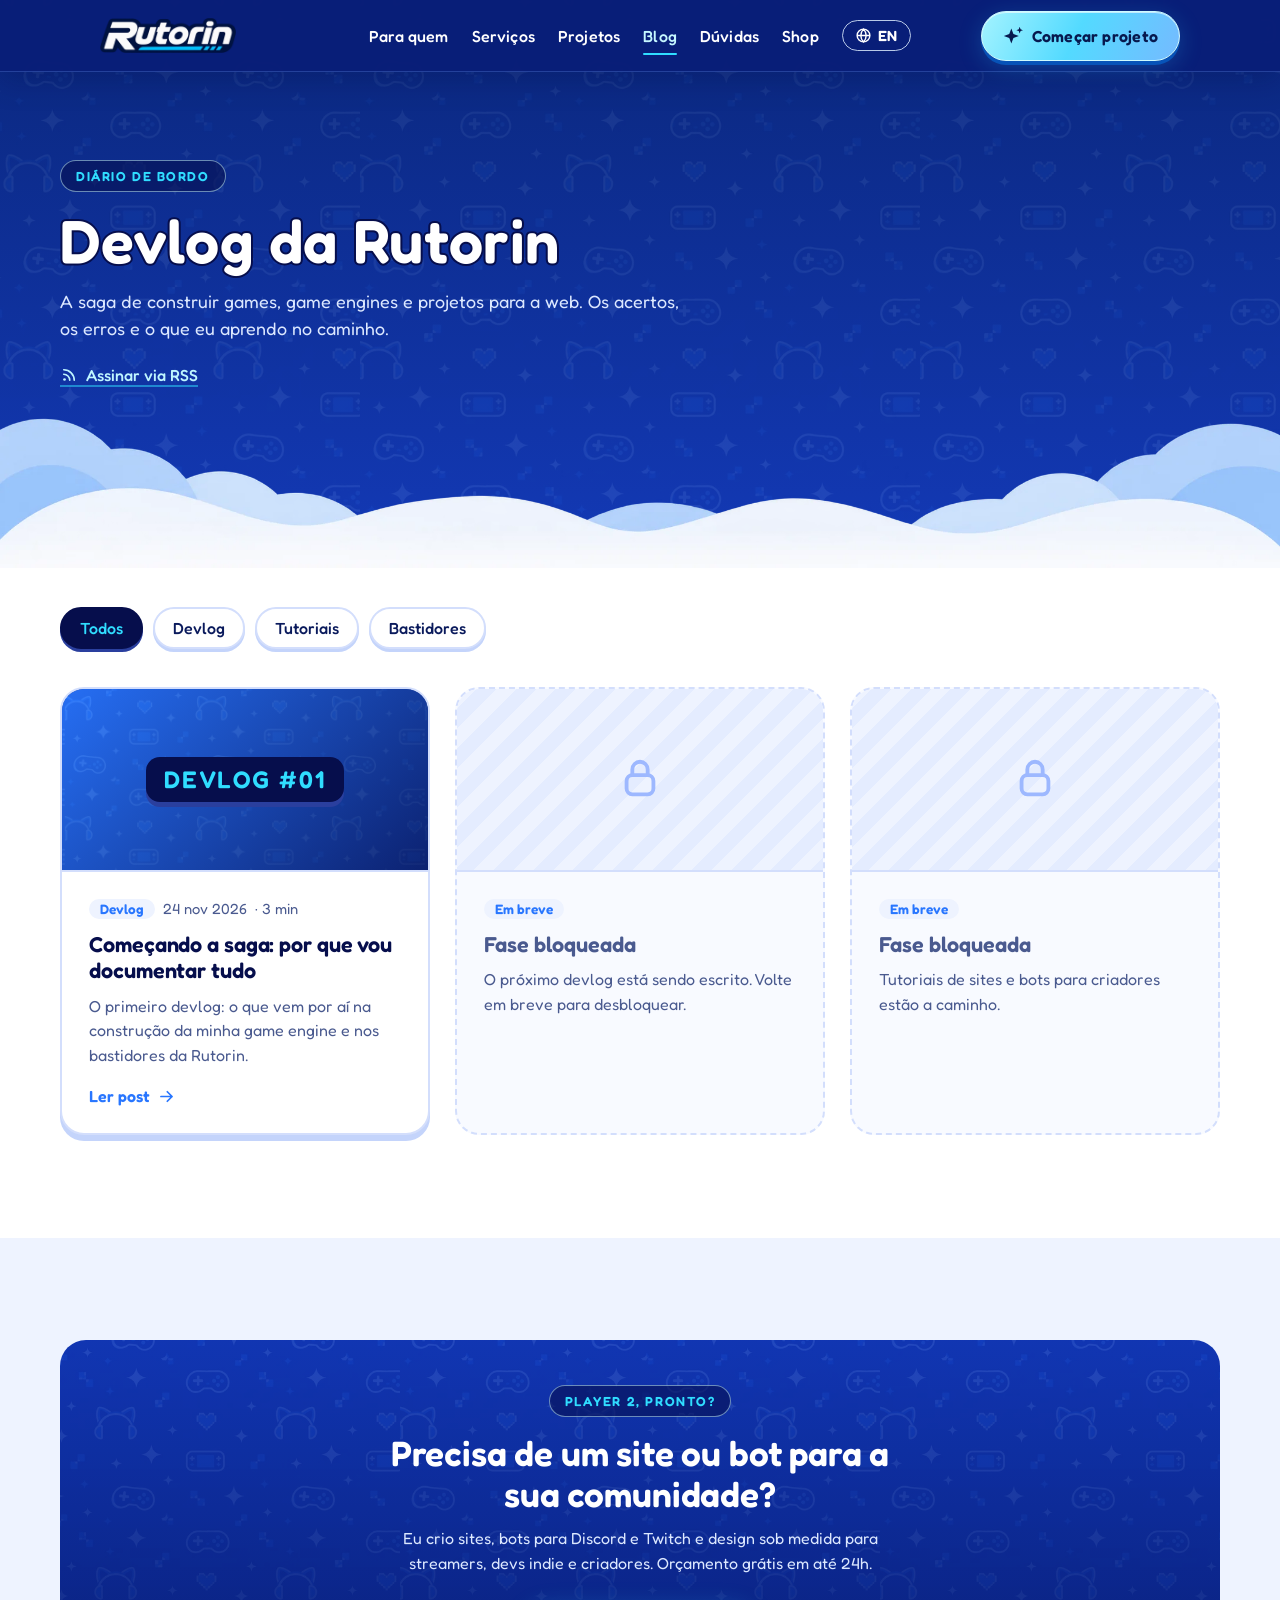
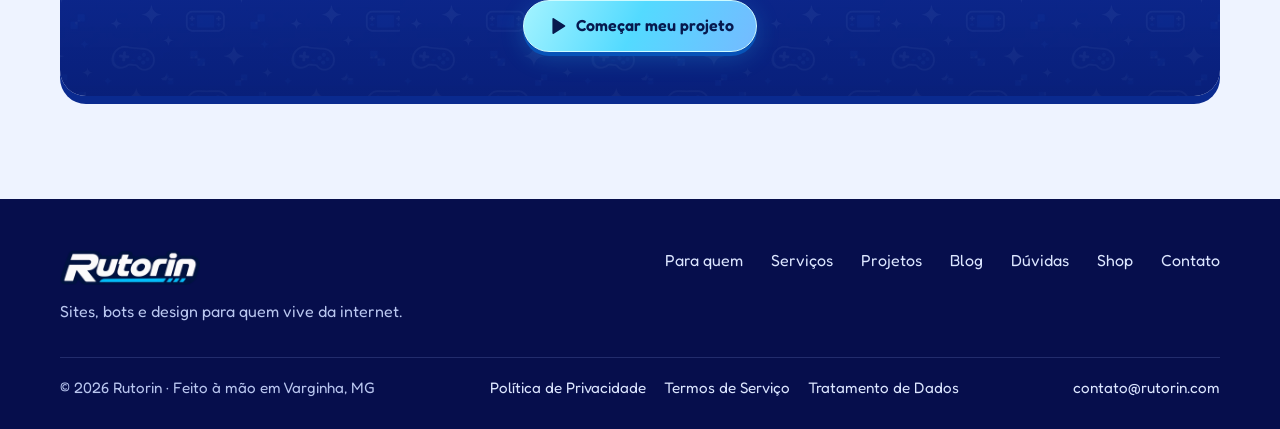
<file: blog/index.html>
<!doctype html>
<html lang="pt-BR">
<head>
  <meta charset="UTF-8">
  <meta name="viewport" content="width=device-width, initial-scale=1">
  <meta name="theme-color" content="#0b206e">
  <title>Blog · Devlog da Rutorin</title>
  <meta name="description" content="Devlogs, tutoriais e bastidores da construção de games, game engines, sites e bots. A saga de desenvolvimento da Rutorin.">
  <link rel="canonical" href="https://rutorin.com/blog/">
  <meta property="og:type" content="website">
  <meta property="og:locale" content="pt_BR">
  <meta property="og:site_name" content="Rutorin">
  <meta property="og:url" content="https://rutorin.com/blog/">
  <meta property="og:title" content="Blog · Devlog da Rutorin">
  <meta property="og:description" content="Devlogs, tutoriais e bastidores da construção de games, game engines, sites e bots. A saga de desenvolvimento da Rutorin.">
  <meta property="og:image" content="https://rutorin.com/assets/og-image.jpg">
  <meta name="twitter:card" content="summary_large_image">
  <link rel="alternate" type="application/rss+xml" title="Devlog da Rutorin" href="https://rutorin.com/blog/feed.xml">
  <link rel="icon" type="image/png" sizes="32x32" href="../assets/favicon-32.png">
  <link rel="icon" type="image/png" sizes="192x192" href="../assets/favicon-192.png">
  <link rel="apple-touch-icon" sizes="180x180" href="../assets/apple-touch-icon.png">
  <link rel="preload" href="../assets/fredoka-600.ttf" as="font" type="font/ttf" crossorigin>
  <!-- Google Analytics (GA4): troque G-XXXXXXXXXX pelo seu ID e apague as linhas de comentário em volta.
  <script async src="https://www.googletagmanager.com/gtag/js?id=G-XXXXXXXXXX"></script>
  <script>window.dataLayer=window.dataLayer||[];function gtag(){dataLayer.push(arguments)}gtag('js',new Date());gtag('config','G-XXXXXXXXXX');</script>
  -->
  <link rel="stylesheet" href="../styles.css">
  <script type="application/ld+json">{"@context": "https://schema.org", "@type": "Blog", "name": "Devlog da Rutorin", "url": "https://rutorin.com/blog/", "inLanguage": "pt-BR", "description": "Devlogs, tutoriais e bastidores da construção de games, game engines e projetos web.", "publisher": {"@type": "Organization", "name": "Rutorin", "url": "https://rutorin.com/", "logo": "https://rutorin.com/assets/rutorin-logo.png"}, "blogPost": [{"@type": "BlogPosting", "headline": "Começando a saga: por que vou documentar tudo", "url": "https://rutorin.com/blog/comecando-a-saga/", "datePublished": "2026-11-24"}]}</script>
  <script>document.documentElement.classList.add('js')</script>
  <script src="../script.js" defer></script>
</head>
<body class="page-blog">
  <svg class="icon-library" xmlns="http://www.w3.org/2000/svg" aria-hidden="true">
    <symbol id="close" viewBox="0 0 24 24"><path d="m6 6 12 12M18 6 6 18" fill="none" stroke="currentColor" stroke-width="2" stroke-linecap="round"/></symbol>
    <symbol id="menu" viewBox="0 0 24 24"><path d="M4 6h16M4 12h16M4 18h16" fill="none" stroke="currentColor" stroke-width="2" stroke-linecap="round"/></symbol>
    <symbol id="sparkles" viewBox="0 0 24 24"><path d="m10 3 2.5 6.5L19 12l-6.5 2.5L10 21l-2.5-6.5L1 12l6.5-2.5L10 3Zm10-2 1.1 2.9L24 5l-2.9 1.1L20 9l-1.1-2.9L16 5l2.9-1.1L20 1Z" fill="currentColor"/></symbol>
    <symbol id="play" viewBox="0 0 24 24"><path d="M7 4.5v15a1 1 0 0 0 1.5.86l12-7.5a1 1 0 0 0 0-1.72l-12-7.5A1 1 0 0 0 7 4.5Z" fill="currentColor"/></symbol>
    <symbol id="arrow" viewBox="0 0 24 24"><path d="M5 12h14m-6-6 6 6-6 6" fill="none" stroke="currentColor" stroke-width="2.2" stroke-linecap="round" stroke-linejoin="round"/></symbol>
    <symbol id="arrow-left" viewBox="0 0 24 24"><path d="M19 12H5m6-6-6 6 6 6" fill="none" stroke="currentColor" stroke-width="2.2" stroke-linecap="round" stroke-linejoin="round"/></symbol>
    <symbol id="globe" viewBox="0 0 24 24"><circle cx="12" cy="12" r="9" fill="none" stroke="currentColor" stroke-width="2"/><path d="M3 12h18M12 3c2.5 2.6 3.8 5.6 3.8 9s-1.3 6.4-3.8 9c-2.5-2.6-3.8-5.6-3.8-9S9.5 5.6 12 3Z" fill="none" stroke="currentColor" stroke-width="2" stroke-linejoin="round"/></symbol>
    <symbol id="lock" viewBox="0 0 24 24"><rect x="5" y="10" width="14" height="10" rx="3" fill="none" stroke="currentColor" stroke-width="2"/><path d="M8 10V7a4 4 0 0 1 8 0v3" fill="none" stroke="currentColor" stroke-width="2" stroke-linecap="round"/></symbol>
    <symbol id="clock" viewBox="0 0 24 24"><circle cx="12" cy="12" r="9" fill="none" stroke="currentColor" stroke-width="2"/><path d="M12 7v5l3 2" fill="none" stroke="currentColor" stroke-width="2" stroke-linecap="round"/></symbol>
    <symbol id="calendar" viewBox="0 0 24 24"><rect x="4" y="5" width="16" height="15" rx="3" fill="none" stroke="currentColor" stroke-width="2"/><path d="M4 10h16M9 3v4M15 3v4" stroke="currentColor" stroke-width="2" stroke-linecap="round"/></symbol>
    <symbol id="link" viewBox="0 0 24 24"><path d="M10 14a4 4 0 0 0 5.7 0l3-3a4 4 0 0 0-5.7-5.7l-1 1M14 10a4 4 0 0 0-5.7 0l-3 3a4 4 0 0 0 5.7 5.7l1-1" fill="none" stroke="currentColor" stroke-width="2" stroke-linecap="round"/></symbol>
    <symbol id="rss" viewBox="0 0 24 24"><path d="M5 5a14 14 0 0 1 14 14M5 11a8 8 0 0 1 8 8" fill="none" stroke="currentColor" stroke-width="2.2" stroke-linecap="round"/><circle cx="6" cy="18" r="1.8" fill="currentColor"/></symbol>
  </svg>

  <header class="site-header is-solid">
    <div class="header-inner">
      <a class="brand" href="../" aria-label="Rutorin, página inicial" draggable="false"><img src="../assets/rutorin-logo.webp" alt="Rutorin" width="600" height="152" draggable="false"></a>
      <nav class="desktop-nav" aria-label="Navegação principal">
        <a class="nav-link" href="../#classes">Para quem</a>
        <a class="nav-link" href="../servicos/">Serviços</a>
        <a class="nav-link" href="../#projetos">Projetos</a>
        <a class="nav-link is-current" href="../blog/" aria-current="page">Blog</a>
        <a class="nav-link" href="../#duvidas">Dúvidas</a>
        <a class="nav-link" href="https://ko-fi.com/rutorin/shop" target="_blank" rel="noopener noreferrer">Shop<span class="visually-hidden"> (abre em nova aba)</span></a>
        <a class="lang-switch" href="../en/" hreflang="en" lang="en" data-lang-switch="en" aria-label="English version"><svg aria-hidden="true"><use href="#globe"></use></svg>EN</a>
      </nav>
      <a class="commission-button" href="../#contato"><svg class="commission-icon" aria-hidden="true"><use href="#sparkles"></use></svg><span>Começar projeto</span><span class="commission-sheen" aria-hidden="true"></span></a>
      <button class="menu-button" popovertarget="mobile-menu" aria-label="Abrir menu"><svg><use href="#menu"></use></svg></button>
    </div>
  </header>

  <nav class="mobile-menu" id="mobile-menu" popover aria-label="Menu">
    <div class="mobile-menu-heading"><span>Explore a Rutorin</span><button class="close-button" popovertarget="mobile-menu" popovertargetaction="hide" aria-label="Fechar menu"><svg><use href="#close"></use></svg></button></div>
    <a href="../#classes">Para quem</a>
    <a href="../servicos/">Serviços</a>
    <a href="../#projetos">Projetos</a>
    <a href="../blog/">Blog</a>
    <a href="../#duvidas">Dúvidas</a>
    <a href="https://ko-fi.com/rutorin/shop" target="_blank" rel="noopener noreferrer">Shop</a>
    <a href="../en/" hreflang="en" lang="en" data-lang-switch="en" class="mobile-lang"><svg aria-hidden="true"><use href="#globe"></use></svg>English version</a>
    <a href="../#contato" class="mobile-cta">Começar meu projeto</a>
  </nav>

  <main>
    <section class="blog-hero" aria-labelledby="blog-title">
      <div class="container blog-hero-inner">
        <span class="hud-chip hud-chip-light">Diário de bordo</span>
        <h1 id="blog-title">Devlog da Rutorin</h1>
        <p>A saga de construir games, game engines e projetos para a web. Os acertos, os erros e o que eu aprendo no caminho.</p>
        <a class="rss-link" href="feed.xml"><svg aria-hidden="true"><use href="#rss"></use></svg>Assinar via RSS</a>
      </div>
      <img class="blog-hero-cloud" src="../assets/cloud-divider.webp" alt="" width="2172" height="724" aria-hidden="true">
    </section>

    <section class="section section-white blog-list" aria-label="Posts">
      <div class="container">
        <div class="blog-filters" role="group" aria-label="Filtrar por categoria">
          <button class="filter-chip is-active" data-filter="all" aria-pressed="true">Todos</button>
          <button class="filter-chip" data-filter="Devlog" aria-pressed="false">Devlog</button>
          <button class="filter-chip" data-filter="Tutoriais" aria-pressed="false">Tutoriais</button>
          <button class="filter-chip" data-filter="Bastidores" aria-pressed="false">Bastidores</button>
        </div>
        <div class="post-grid">
          <article class="card post-card reveal" data-category="Devlog">
            <a class="post-card-link" href="../blog/comecando-a-saga/">
              <div class="post-cover" aria-hidden="true"><span>Devlog #01</span></div>
              <div class="post-card-body">
                <div class="post-meta"><span class="post-tag">Devlog</span><time datetime="2026-11-24">24 nov 2026</time><span>· 3 min</span></div>
                <h2>Começando a saga: por que vou documentar tudo</h2>
                <p>O primeiro devlog: o que vem por aí na construção da minha game engine e nos bastidores da Rutorin.</p>
                <span class="read-more">Ler post <svg aria-hidden="true"><use href="#arrow"></use></svg></span>
              </div>
            </a>
          </article>
          <article class="card post-card post-locked reveal" data-category="locked" aria-label="Post em breve">
            <div class="post-cover" aria-hidden="true"><svg><use href="#lock"></use></svg></div>
            <div class="post-card-body">
              <div class="post-meta"><span class="post-tag">Em breve</span></div>
              <h2>Fase bloqueada</h2>
              <p>O próximo devlog está sendo escrito. Volte em breve para desbloquear.</p>
            </div>
          </article>
          <article class="card post-card post-locked reveal" data-category="locked" aria-label="Post em breve">
            <div class="post-cover" aria-hidden="true"><svg><use href="#lock"></use></svg></div>
            <div class="post-card-body">
              <div class="post-meta"><span class="post-tag">Em breve</span></div>
              <h2>Fase bloqueada</h2>
              <p>Tutoriais de sites e bots para criadores estão a caminho.</p>
            </div>
          </article>
        </div>
        <p class="blog-empty" hidden>Nenhum post nesta categoria ainda. Em breve!</p>
      </div>
    </section>

    <section class="section section-soft">
      <div class="container">
      <aside class="post-cta" aria-labelledby="cta-title">
        <span class="hud-chip hud-chip-light">Player 2, pronto?</span>
        <h2 id="cta-title">Precisa de um site ou bot para a sua comunidade?</h2>
        <p>Eu crio sites, bots para Discord e Twitch e design sob medida para streamers, devs indie e criadores. Orçamento grátis em até 24h.</p>
        <a class="button button-cta" href="../#contato"><svg aria-hidden="true"><use href="#play"></use></svg><span>Começar meu projeto</span></a>
      </aside>
      </div>
    </section>
  </main>

  <footer class="site-footer">
    <div class="container footer-inner">
      <div class="footer-brand">
        <img src="../assets/rutorin-logo.webp" alt="Rutorin" width="600" height="152" loading="lazy">
        <p>Sites, bots e design para quem vive da internet.</p>
      </div>
      <nav class="footer-nav" aria-label="Rodapé">
        <a href="../#classes">Para quem</a>
        <a href="../servicos/">Serviços</a>
        <a href="../#projetos">Projetos</a>
        <a href="../blog/">Blog</a>
        <a href="../#duvidas">Dúvidas</a>
        <a href="https://ko-fi.com/rutorin/shop" target="_blank" rel="noopener noreferrer">Shop</a>
        <a href="../#contato">Contato</a>
      </nav>
    </div>
    <div class="container footer-bottom">
      <span>© <span data-year>2026</span> Rutorin · Feito à mão em Varginha, MG</span>
      <nav class="footer-legal" aria-label="Documentos legais"><a href="../privacidade/">Política de Privacidade</a><a href="../termos/">Termos de Serviço</a><a href="../tratamento-de-dados/">Tratamento de Dados</a></nav>
      <a href="mailto:contato@rutorin.com">contato@rutorin.com</a>
    </div>
  </footer>
</body>
</html>
</file>
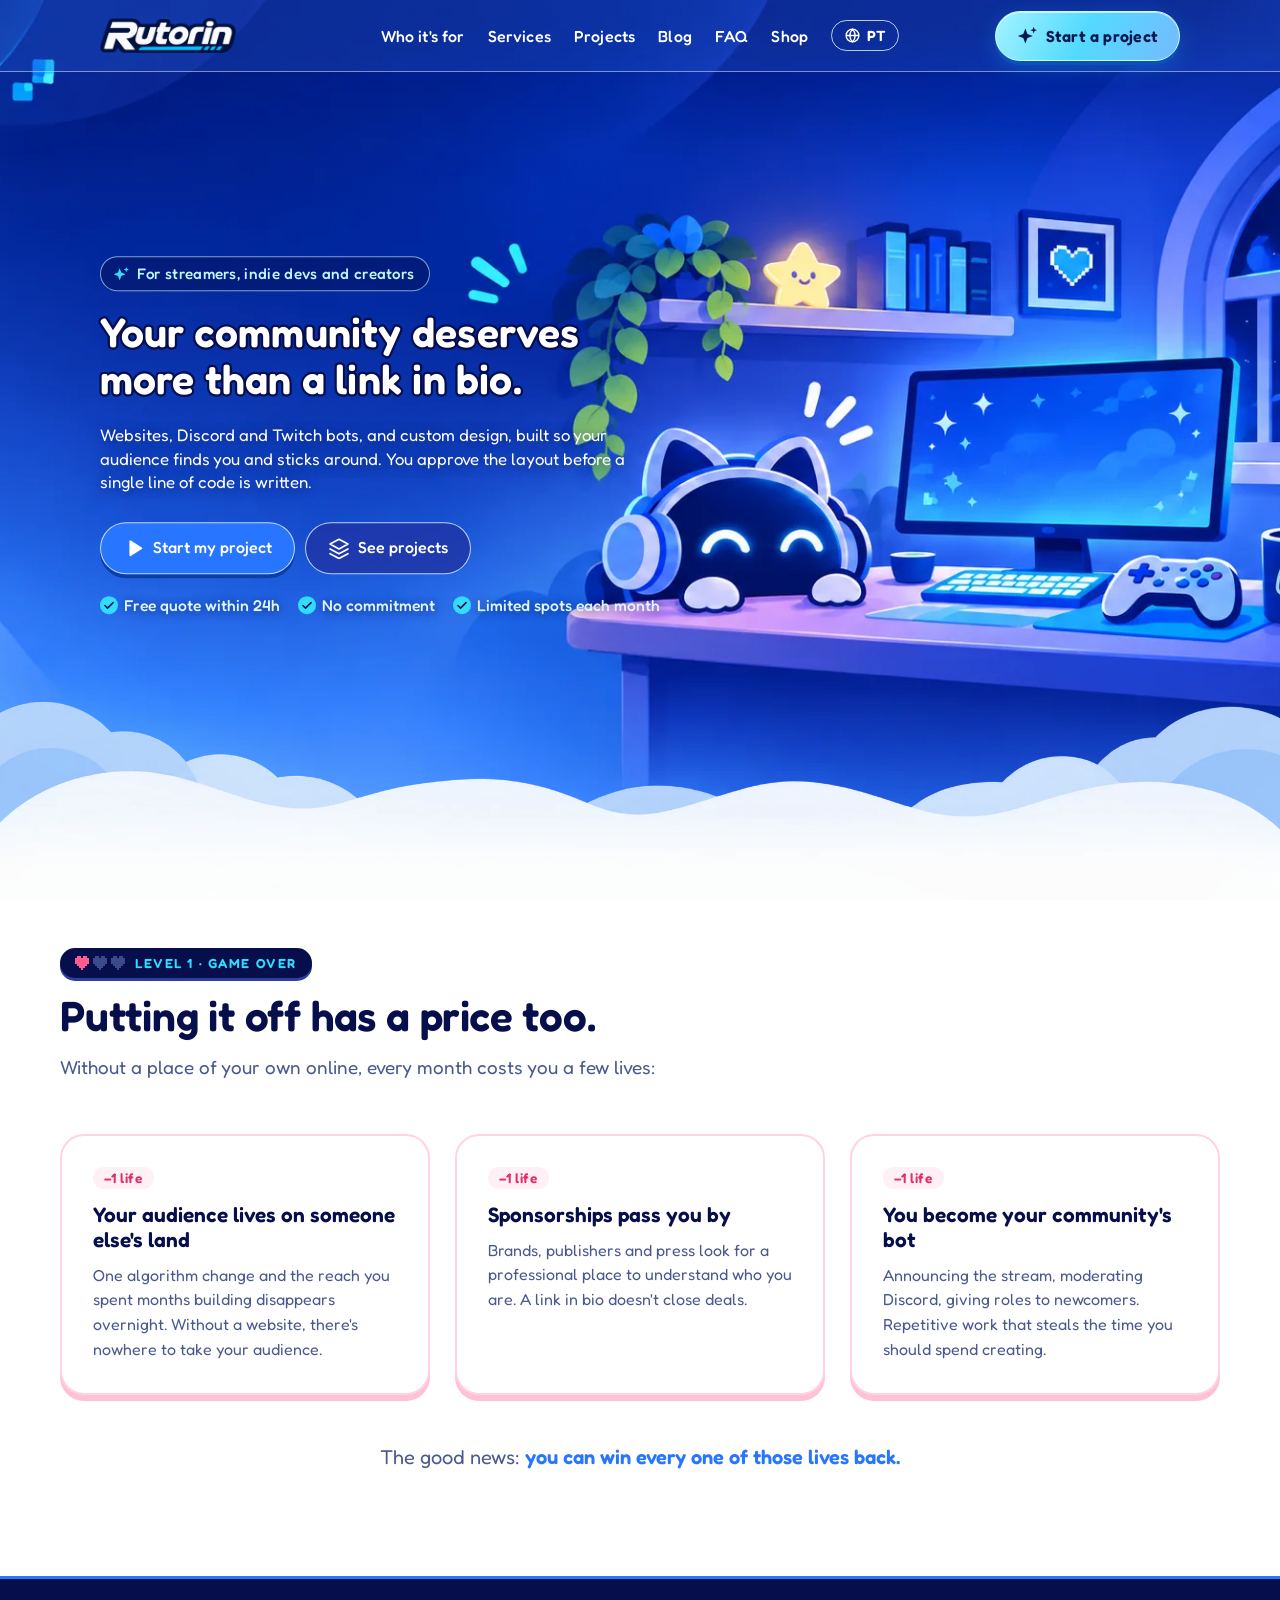
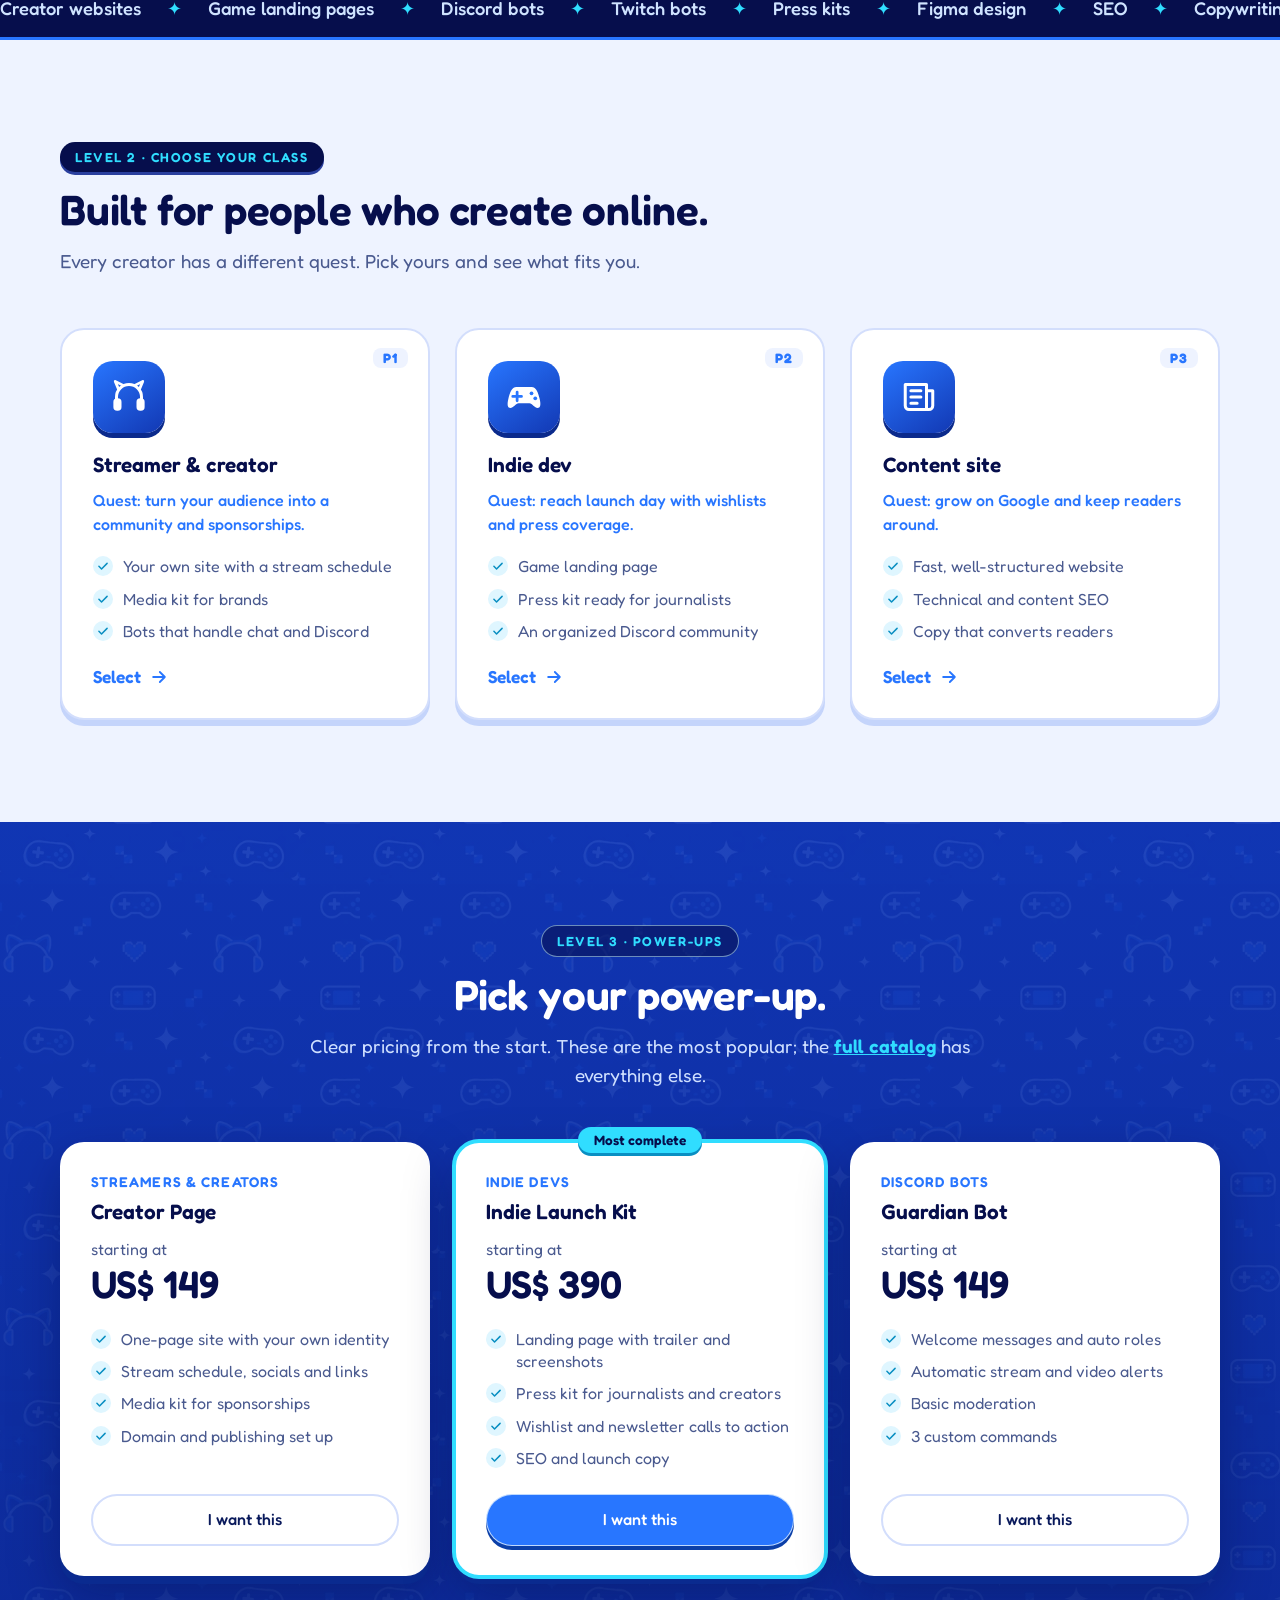
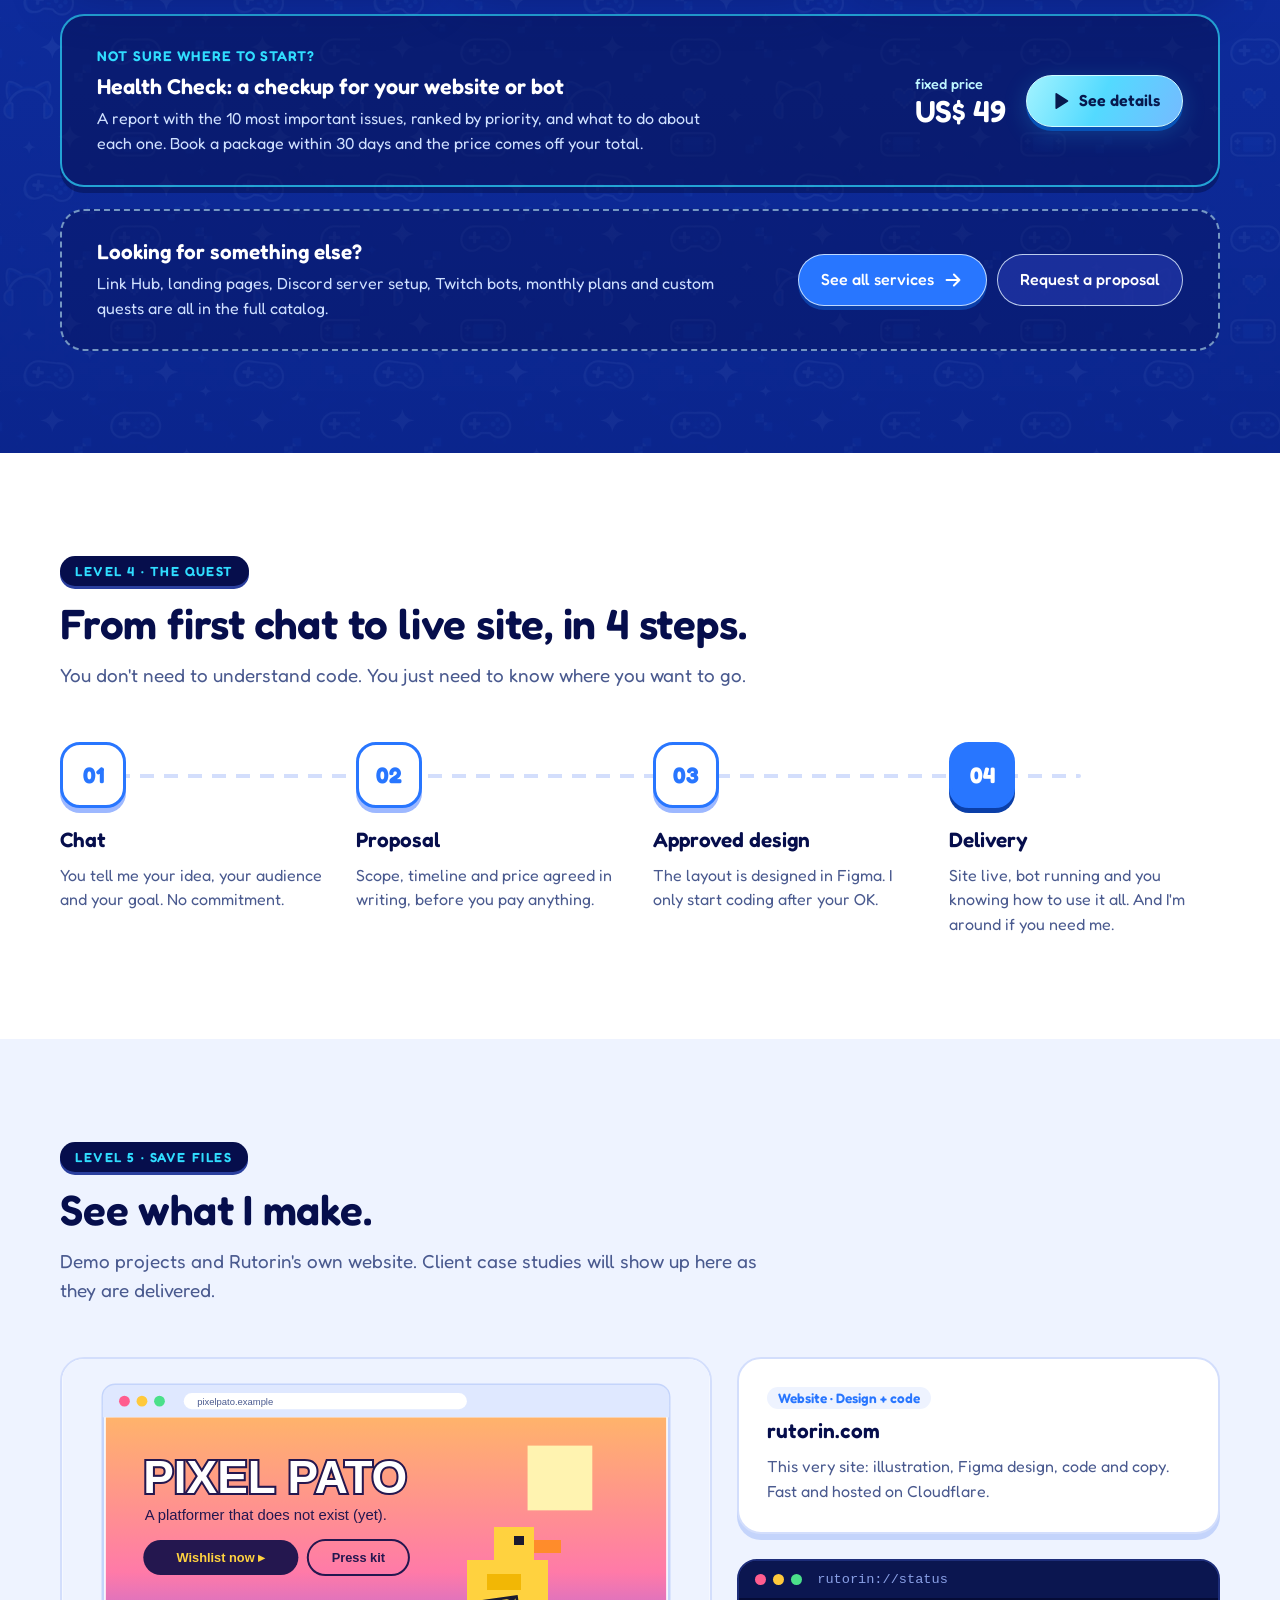
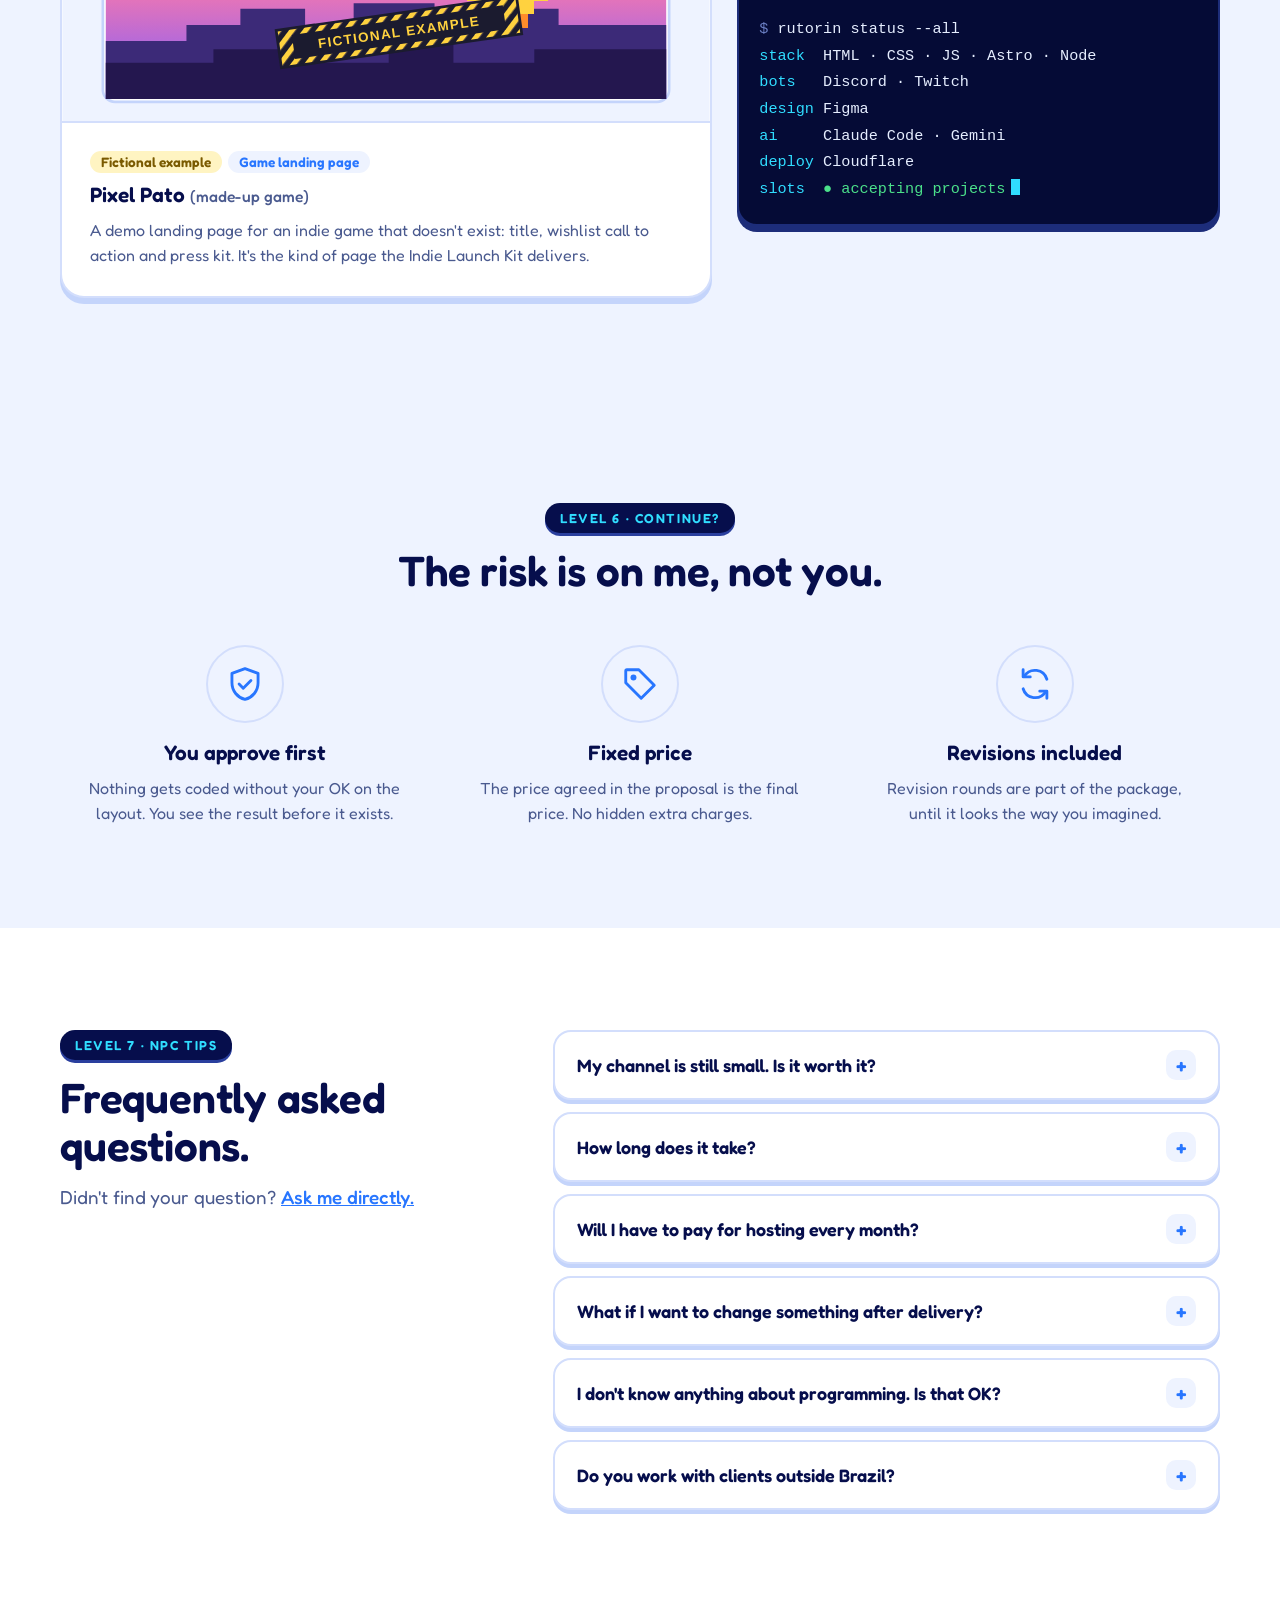
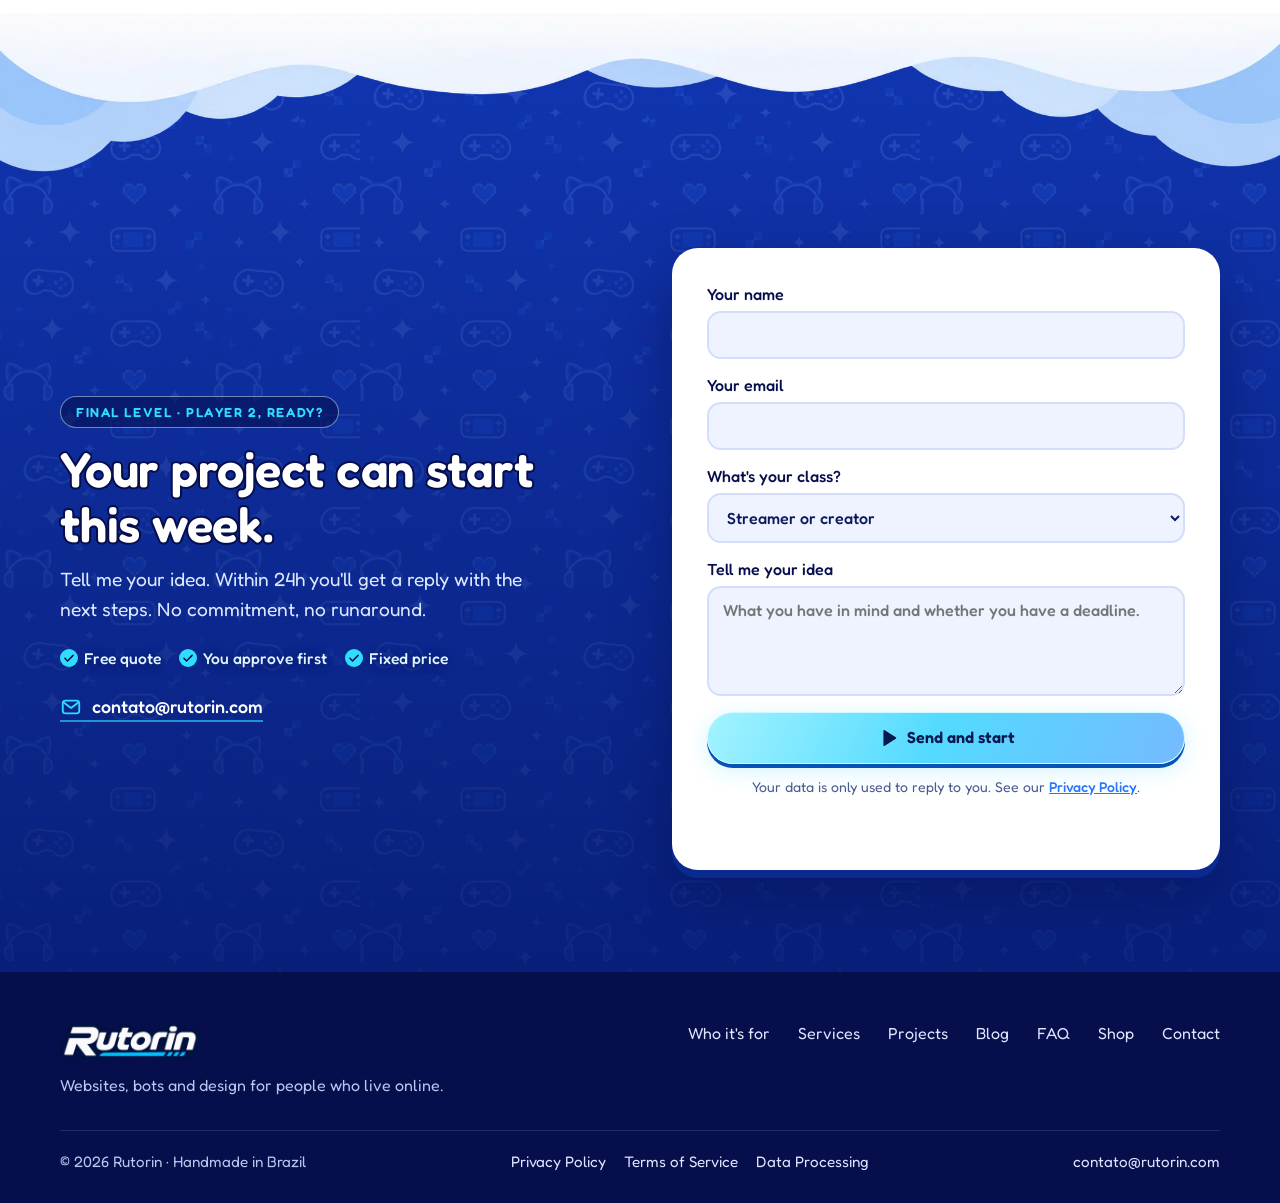
<file: en/index.html>
<!doctype html>
<html lang="en">
<head>
  <meta charset="UTF-8">
  <meta name="viewport" content="width=device-width, initial-scale=1">
  <meta name="theme-color" content="#1035b5">
  <title>Rutorin · Websites and bots for streamers, indie devs and creators</title>
  <meta name="description" content="Websites, Discord and Twitch bots, and custom design for streamers, indie devs and creators. You approve the layout before a single line of code. Free quote within 24h.">
  <link rel="canonical" href="https://rutorin.com/en/">
  <link rel="alternate" hreflang="pt" href="https://rutorin.com/">
  <link rel="alternate" hreflang="en" href="https://rutorin.com/en/">
  <link rel="alternate" hreflang="x-default" href="https://rutorin.com/en/">
  <meta property="og:type" content="website">
  <meta property="og:locale" content="en_US">
  <meta property="og:locale:alternate" content="pt_BR">
  <meta property="og:url" content="https://rutorin.com/en/">
  <meta property="og:title" content="Rutorin · Your community deserves more than a link in bio">
  <meta property="og:description" content="Websites, bots and custom design for streamers, indie devs and creators.">
  <meta property="og:image" content="https://rutorin.com/assets/og-image.jpg">
  <meta name="twitter:card" content="summary_large_image">
  <link rel="icon" type="image/png" sizes="32x32" href="../assets/favicon-32.png">
  <link rel="icon" type="image/png" sizes="192x192" href="../assets/favicon-192.png">
  <link rel="apple-touch-icon" sizes="180x180" href="../assets/apple-touch-icon.png">
  <link rel="preload" href="../assets/fredoka-600.ttf" as="font" type="font/ttf" crossorigin>
  <link rel="preload" href="../assets/gamer-room.webp" as="image">
  <!-- Google Analytics (GA4): troque G-XXXXXXXXXX pelo seu ID e apague as linhas de comentário em volta.
  <script async src="https://www.googletagmanager.com/gtag/js?id=G-XXXXXXXXXX"></script>
  <script>window.dataLayer=window.dataLayer||[];function gtag(){dataLayer.push(arguments)}gtag('js',new Date());gtag('config','G-XXXXXXXXXX');</script>
  -->
  <link rel="stylesheet" href="../styles.css">
  <script>document.documentElement.classList.add('js')</script>
  <script src="../script.js" defer></script>
</head>
<body>
  <svg class="icon-library" xmlns="http://www.w3.org/2000/svg" aria-hidden="true">
    <symbol id="gamepad" viewBox="0 0 32 32"><path d="M10 8h12c4 0 5.3 4.6 6.5 9.4 1.2 4.9.6 7.4-1.7 7.4-2 0-4.5-3.8-6.4-3.8h-8.8c-1.9 0-4.4 3.8-6.4 3.8-2.3 0-2.9-2.5-1.7-7.4C4.7 12.6 6 8 10 8Z" fill="currentColor"/><path d="M10.5 12v7m-3.5-3.5h7" fill="none" stroke="#2876ff" stroke-width="2.2" stroke-linecap="round"/><circle cx="22" cy="13" r="1.5" fill="#2876ff"/><circle cx="25" cy="17" r="1.5" fill="#2876ff"/></symbol>
    <symbol id="layers" viewBox="0 0 32 32"><path d="m3 10 13-7 13 7-13 7L3 10Zm0 7 13 7 13-7M3 24l13 7 13-7" fill="none" stroke="currentColor" stroke-width="2.4" stroke-linecap="round" stroke-linejoin="round"/></symbol>
    <symbol id="close" viewBox="0 0 24 24"><path d="m6 6 12 12M18 6 6 18" fill="none" stroke="currentColor" stroke-width="2" stroke-linecap="round"/></symbol>
    <symbol id="menu" viewBox="0 0 24 24"><path d="M4 6h16M4 12h16M4 18h16" fill="none" stroke="currentColor" stroke-width="2" stroke-linecap="round"/></symbol>
    <symbol id="sparkles" viewBox="0 0 24 24"><path d="m10 3 2.5 6.5L19 12l-6.5 2.5L10 21l-2.5-6.5L1 12l6.5-2.5L10 3Zm10-2 1.1 2.9L24 5l-2.9 1.1L20 9l-1.1-2.9L16 5l2.9-1.1L20 1Z" fill="currentColor"/></symbol>
    <symbol id="play" viewBox="0 0 24 24"><path d="M7 4.5v15a1 1 0 0 0 1.5.86l12-7.5a1 1 0 0 0 0-1.72l-12-7.5A1 1 0 0 0 7 4.5Z" fill="currentColor"/></symbol>
    <symbol id="heart" viewBox="0 0 7 7"><path d="M1 0h2v1h1V0h2v1h1v3H6v1H5v1H4v1H3V6H2V5H1V4H0V1h1Z" fill="currentColor"/></symbol>
    <symbol id="headphones" viewBox="0 0 32 32"><path d="M6 19v-3a10 10 0 0 1 20 0v3" fill="none" stroke="currentColor" stroke-width="2.4" stroke-linecap="round"/><path d="M7.5 9.5 5 3.5l6 3M24.5 9.5l2.5-6-6 3" fill="none" stroke="currentColor" stroke-width="2.2" stroke-linejoin="round" stroke-linecap="round"/><rect x="3.5" y="17" width="6.5" height="10" rx="3" fill="currentColor"/><rect x="22" y="17" width="6.5" height="10" rx="3" fill="currentColor"/></symbol>
    <symbol id="news" viewBox="0 0 32 32"><path d="M5 6h17v20H8a3 3 0 0 1-3-3V6Z" fill="none" stroke="currentColor" stroke-width="2.4" stroke-linejoin="round"/><path d="M22 11h5v12a3 3 0 0 1-3 3h-2" fill="none" stroke="currentColor" stroke-width="2.4" stroke-linejoin="round"/><path d="M9.5 11h8M9.5 16h8M9.5 21h5" stroke="currentColor" stroke-width="2.4" stroke-linecap="round"/></symbol>
    <symbol id="bot" viewBox="0 0 32 32"><rect x="5" y="10" width="22" height="16" rx="5" fill="none" stroke="currentColor" stroke-width="2.4"/><path d="M16 5v5" stroke="currentColor" stroke-width="2.4" stroke-linecap="round"/><circle cx="16" cy="4" r="2" fill="currentColor"/><circle cx="11.5" cy="18" r="2" fill="currentColor"/><circle cx="20.5" cy="18" r="2" fill="currentColor"/><path d="M2 16v5M30 16v5" stroke="currentColor" stroke-width="2.4" stroke-linecap="round"/></symbol>
    <symbol id="check" viewBox="0 0 24 24"><path d="m5 12.5 4.5 4.5L19 7.5" fill="none" stroke="currentColor" stroke-width="2.6" stroke-linecap="round" stroke-linejoin="round"/></symbol>
    <symbol id="arrow" viewBox="0 0 24 24"><path d="M5 12h14m-6-6 6 6-6 6" fill="none" stroke="currentColor" stroke-width="2.2" stroke-linecap="round" stroke-linejoin="round"/></symbol>
    <symbol id="shield" viewBox="0 0 32 32"><path d="M16 3 5 7v8c0 7 4.7 12.3 11 14 6.3-1.7 11-7 11-14V7L16 3Z" fill="none" stroke="currentColor" stroke-width="2.4" stroke-linejoin="round"/><path d="m11 16 3.5 3.5L21 13" fill="none" stroke="currentColor" stroke-width="2.4" stroke-linecap="round" stroke-linejoin="round"/></symbol>
    <symbol id="tag" viewBox="0 0 32 32"><path d="M4 5v10l13 13 11-11L15 4H5a1 1 0 0 0-1 1Z" fill="none" stroke="currentColor" stroke-width="2.4" stroke-linejoin="round"/><circle cx="10.5" cy="10.5" r="2.5" fill="currentColor"/></symbol>
    <symbol id="refresh" viewBox="0 0 32 32"><path d="M26 12A10.5 10.5 0 0 0 7 9.5M6 20a10.5 10.5 0 0 0 19 2.5" fill="none" stroke="currentColor" stroke-width="2.4" stroke-linecap="round"/><path d="M6 4v6h6M26 28v-6h-6" fill="none" stroke="currentColor" stroke-width="2.4" stroke-linecap="round" stroke-linejoin="round"/></symbol>
    <symbol id="globe" viewBox="0 0 24 24"><circle cx="12" cy="12" r="9" fill="none" stroke="currentColor" stroke-width="2"/><path d="M3 12h18M12 3c2.5 2.6 3.8 5.6 3.8 9s-1.3 6.4-3.8 9c-2.5-2.6-3.8-5.6-3.8-9S9.5 5.6 12 3Z" fill="none" stroke="currentColor" stroke-width="2" stroke-linejoin="round"/></symbol>
    <symbol id="mail" viewBox="0 0 24 24"><rect x="3" y="5" width="18" height="14" rx="3" fill="none" stroke="currentColor" stroke-width="2"/><path d="m4 7 8 6 8-6" fill="none" stroke="currentColor" stroke-width="2" stroke-linejoin="round"/></symbol>
  </svg>

  <header class="site-header">
    <div class="header-inner">
      <a class="brand" href="#inicio" aria-label="Rutorin, back to top" draggable="false"><img src="../assets/rutorin-logo.webp" alt="Rutorin" width="600" height="152" draggable="false"></a>
      <nav class="desktop-nav" aria-label="Main navigation">
        <a class="nav-link" href="#classes">Who it's for</a>
        <a class="nav-link" href="services/">Services</a>
        <a class="nav-link" href="#projetos">Projects</a>
        <a class="nav-link" href="../blog/">Blog</a>
        <a class="nav-link" href="#duvidas">FAQ</a>
        <a class="nav-link" href="https://ko-fi.com/rutorin/shop" target="_blank" rel="noopener noreferrer">Shop<span class="visually-hidden"> (opens in a new tab)</span></a>
        <a class="lang-switch" href="../" hreflang="pt" lang="pt-BR" data-lang-switch="pt" aria-label="Versão em português"><svg aria-hidden="true"><use href="#globe"></use></svg>PT</a>
      </nav>
      <a class="commission-button" href="#contato"><svg class="commission-icon" aria-hidden="true"><use href="#sparkles"></use></svg><span>Start a project</span><span class="commission-sheen" aria-hidden="true"></span></a>
      <button class="menu-button" popovertarget="mobile-menu" aria-label="Open menu"><svg><use href="#menu"></use></svg></button>
    </div>
  </header>

  <nav class="mobile-menu" id="mobile-menu" popover aria-label="Menu">
    <div class="mobile-menu-heading"><span>Explore Rutorin</span><button class="close-button" popovertarget="mobile-menu" popovertargetaction="hide" aria-label="Close menu"><svg><use href="#close"></use></svg></button></div>
    <a href="#classes">Who it's for</a>
    <a href="services/">Services</a>
    <a href="#projetos">Projects</a>
    <a href="../blog/">Blog</a>
    <a href="#duvidas">FAQ</a>
    <a href="https://ko-fi.com/rutorin/shop" target="_blank" rel="noopener noreferrer">Shop</a>
    <a href="../" hreflang="pt" lang="pt-BR" data-lang-switch="pt" class="mobile-lang"><svg aria-hidden="true"><use href="#globe"></use></svg>Versão em português</a>
    <a href="#contato" class="mobile-cta">Start my project</a>
  </nav>

  <main>
    <!-- ============ HERO · TITLE SCREEN ============ -->
    <section class="world" id="inicio" aria-labelledby="hero-title">
      <div class="hero-copy">
        <p class="hero-eyebrow"><svg aria-hidden="true"><use href="#sparkles"></use></svg>For streamers, indie devs and creators</p>
        <h1 id="hero-title"><span>Your community deserves</span> <span>more than a link in bio.</span></h1>
        <p class="hero-sub">Websites, Discord and Twitch bots, and custom design, built so your audience finds you and sticks around. You approve the layout before a single line of code is written.</p>
        <div class="hero-actions">
          <a class="button button-primary" href="#contato"><svg aria-hidden="true"><use href="#play"></use></svg><span>Start my project</span></a>
          <a class="button button-secondary" href="#projetos"><svg aria-hidden="true"><use href="#layers"></use></svg><span>See projects</span></a>
        </div>
        <ul class="hero-proof" aria-label="Guarantees">
          <li><svg aria-hidden="true"><use href="#check"></use></svg>Free quote within 24h</li>
          <li><svg aria-hidden="true"><use href="#check"></use></svg>No commitment</li>
          <li><svg aria-hidden="true"><use href="#check"></use></svg>Limited spots each month</li>
        </ul>
      </div>
      <div class="ambient-sparkles" aria-hidden="true"><i></i><i></i><i></i><i></i><i></i><i></i></div>
      <img class="cloud-divider" src="../assets/cloud-divider.webp" alt="" width="2172" height="724" aria-hidden="true">
    </section>

    <!-- ============ LEVEL 1 · GAME OVER (cost of inaction) ============ -->
    <section class="section section-white" id="game-over" aria-labelledby="go-title">
      <div class="container">
        <div class="section-head reveal">
          <span class="hud-chip"><span class="lives" aria-hidden="true"><svg><use href="#heart"></use></svg><svg class="lost"><use href="#heart"></use></svg><svg class="lost"><use href="#heart"></use></svg></span>Level 1 · Game over</span>
          <h2 id="go-title">Putting it off has a price too.</h2>
          <p>Without a place of your own online, every month costs you a few lives:</p>
        </div>
        <div class="grid grid-3">
          <article class="card pain reveal">
            <span class="pain-num">−1 life</span>
            <h3>Your audience lives on someone else's land</h3>
            <p>One algorithm change and the reach you spent months building disappears overnight. Without a website, there's nowhere to take your audience.</p>
          </article>
          <article class="card pain reveal">
            <span class="pain-num">−1 life</span>
            <h3>Sponsorships pass you by</h3>
            <p>Brands, publishers and press look for a professional place to understand who you are. A link in bio doesn't close deals.</p>
          </article>
          <article class="card pain reveal">
            <span class="pain-num">−1 life</span>
            <h3>You become your community's bot</h3>
            <p>Announcing the stream, moderating Discord, giving roles to newcomers. Repetitive work that steals the time you should spend creating.</p>
          </article>
        </div>
        <p class="continue-line reveal">The good news: <strong>you can win every one of those lives back.</strong></p>
      </div>
    </section>

    <!-- Scrolling ticker -->
    <div class="ticker" aria-hidden="true">
      <div class="ticker-track">
        <span>Creator websites</span><i>✦</i><span>Game landing pages</span><i>✦</i><span>Discord bots</span><i>✦</i><span>Twitch bots</span><i>✦</i><span>Press kits</span><i>✦</i><span>Figma design</span><i>✦</i><span>SEO</span><i>✦</i><span>Copywriting</span><i>✦</i>
        <span>Creator websites</span><i>✦</i><span>Game landing pages</span><i>✦</i><span>Discord bots</span><i>✦</i><span>Twitch bots</span><i>✦</i><span>Press kits</span><i>✦</i><span>Figma design</span><i>✦</i><span>SEO</span><i>✦</i><span>Copywriting</span><i>✦</i>
      </div>
    </div>

    <!-- ============ LEVEL 2 · CHOOSE YOUR CLASS ============ -->
    <section class="section section-soft" id="classes" aria-labelledby="classes-title">
      <div class="container">
        <div class="section-head reveal">
          <span class="hud-chip">Level 2 · Choose your class</span>
          <h2 id="classes-title">Built for people who create online.</h2>
          <p>Every creator has a different quest. Pick yours and see what fits you.</p>
        </div>
        <div class="grid grid-3">
          <article class="card class-card reveal">
            <span class="player-tag">P1</span>
            <div class="class-icon"><svg aria-hidden="true"><use href="#headphones"></use></svg></div>
            <h3>Streamer &amp; creator</h3>
            <p class="class-quest">Quest: turn your audience into a community and sponsorships.</p>
            <ul class="check-list">
              <li><svg aria-hidden="true"><use href="#check"></use></svg>Your own site with a stream schedule</li>
              <li><svg aria-hidden="true"><use href="#check"></use></svg>Media kit for brands</li>
              <li><svg aria-hidden="true"><use href="#check"></use></svg>Bots that handle chat and Discord</li>
            </ul>
            <a class="select-button" href="#pacote-criador">Select <svg aria-hidden="true"><use href="#arrow"></use></svg></a>
          </article>
          <article class="card class-card reveal">
            <span class="player-tag">P2</span>
            <div class="class-icon"><svg aria-hidden="true"><use href="#gamepad"></use></svg></div>
            <h3>Indie dev</h3>
            <p class="class-quest">Quest: reach launch day with wishlists and press coverage.</p>
            <ul class="check-list">
              <li><svg aria-hidden="true"><use href="#check"></use></svg>Game landing page</li>
              <li><svg aria-hidden="true"><use href="#check"></use></svg>Press kit ready for journalists</li>
              <li><svg aria-hidden="true"><use href="#check"></use></svg>An organized Discord community</li>
            </ul>
            <a class="select-button" href="#pacote-indie">Select <svg aria-hidden="true"><use href="#arrow"></use></svg></a>
          </article>
          <article class="card class-card reveal">
            <span class="player-tag">P3</span>
            <div class="class-icon"><svg aria-hidden="true"><use href="#news"></use></svg></div>
            <h3>Content site</h3>
            <p class="class-quest">Quest: grow on Google and keep readers around.</p>
            <ul class="check-list">
              <li><svg aria-hidden="true"><use href="#check"></use></svg>Fast, well-structured website</li>
              <li><svg aria-hidden="true"><use href="#check"></use></svg>Technical and content SEO</li>
              <li><svg aria-hidden="true"><use href="#check"></use></svg>Copy that converts readers</li>
            </ul>
            <a class="select-button" href="#missao-personalizada">Select <svg aria-hidden="true"><use href="#arrow"></use></svg></a>
          </article>
        </div>
      </div>
    </section>

    <!-- ============ LEVEL 3 · POWER-UPS (packages and pricing) ============ -->
    <section class="section section-blue" id="power-ups" aria-labelledby="power-title">
      <div class="container">
        <div class="section-head section-head-center reveal">
          <span class="hud-chip hud-chip-light">Level 3 · Power-ups</span>
          <h2 id="power-title">Pick your power-up.</h2>
          <p>Clear pricing from the start. These are the most popular; the <a class="link-light" href="services/">full catalog</a> has everything else.</p>
        </div>
        <!-- Os preços abaixo precisam ser iguais aos do catálogo (en/services/index.html). -->
        <div class="grid grid-3 packages">
          <article class="card package reveal" id="pacote-criador">
            <span class="package-for">Streamers &amp; creators</span>
            <h3>Creator Page</h3>
            <p class="price">starting at <strong>US$ 149</strong></p>
            <ul class="check-list">
              <li><svg aria-hidden="true"><use href="#check"></use></svg>One-page site with your own identity</li>
              <li><svg aria-hidden="true"><use href="#check"></use></svg>Stream schedule, socials and links</li>
              <li><svg aria-hidden="true"><use href="#check"></use></svg>Media kit for sponsorships</li>
              <li><svg aria-hidden="true"><use href="#check"></use></svg>Domain and publishing set up</li>
            </ul>
            <a class="button button-outline" href="#contato">I want this</a>
          </article>
          <article class="card package package-featured reveal" id="pacote-indie">
            <span class="package-badge">Most complete</span>
            <span class="package-for">Indie devs</span>
            <h3>Indie Launch Kit</h3>
            <p class="price">starting at <strong>US$ 390</strong></p>
            <ul class="check-list">
              <li><svg aria-hidden="true"><use href="#check"></use></svg>Landing page with trailer and screenshots</li>
              <li><svg aria-hidden="true"><use href="#check"></use></svg>Press kit for journalists and creators</li>
              <li><svg aria-hidden="true"><use href="#check"></use></svg>Wishlist and newsletter calls to action</li>
              <li><svg aria-hidden="true"><use href="#check"></use></svg>SEO and launch copy</li>
            </ul>
            <a class="button button-primary" href="#contato">I want this</a>
          </article>
          <article class="card package reveal" id="pacote-bot">
            <span class="package-for">Discord bots</span>
            <h3>Guardian Bot</h3>
            <p class="price">starting at <strong>US$ 149</strong></p>
            <ul class="check-list">
              <li><svg aria-hidden="true"><use href="#check"></use></svg>Welcome messages and auto roles</li>
              <li><svg aria-hidden="true"><use href="#check"></use></svg>Automatic stream and video alerts</li>
              <li><svg aria-hidden="true"><use href="#check"></use></svg>Basic moderation</li>
              <li><svg aria-hidden="true"><use href="#check"></use></svg>3 custom commands</li>
            </ul>
            <a class="button button-outline" href="#contato">I want this</a>
          </article>
        </div>
        <div class="health-strip reveal" id="health-check">
          <div>
            <span class="package-for">Not sure where to start?</span>
            <h3>Health Check: a checkup for your website or bot</h3>
            <p>A report with the 10 most important issues, ranked by priority, and what to do about each one. Book a package within 30 days and the price comes off your total.</p>
          </div>
          <div class="health-strip-price">
            <span><small>fixed price</small><strong>US$ 49</strong></span>
            <a class="button button-cta" href="services/#diagnostico"><svg aria-hidden="true"><use href="#play"></use></svg><span>See details</span></a>
          </div>
        </div>
        <div class="custom-quest reveal" id="missao-personalizada">
          <div>
            <h3>Looking for something else?</h3>
            <p>Link Hub, landing pages, Discord server setup, Twitch bots, monthly plans and custom quests are all in the full catalog.</p>
          </div>
          <div class="custom-quest-actions">
            <a class="button button-primary" href="services/">See all services <svg aria-hidden="true"><use href="#arrow"></use></svg></a>
            <a class="button button-secondary" href="#contato">Request a proposal</a>
          </div>
        </div>
      </div>
    </section>

    <!-- ============ LEVEL 4 · THE QUEST (process) ============ -->
    <section class="section section-white" id="quest" aria-labelledby="quest-title">
      <div class="container">
        <div class="section-head reveal">
          <span class="hud-chip">Level 4 · The quest</span>
          <h2 id="quest-title">From first chat to live site, in 4 steps.</h2>
          <p>You don't need to understand code. You just need to know where you want to go.</p>
        </div>
        <ol class="quest-path">
          <li class="reveal">
            <span class="quest-node">01</span>
            <h3>Chat</h3>
            <p>You tell me your idea, your audience and your goal. No commitment.</p>
          </li>
          <li class="reveal">
            <span class="quest-node">02</span>
            <h3>Proposal</h3>
            <p>Scope, timeline and price agreed in writing, before you pay anything.</p>
          </li>
          <li class="reveal">
            <span class="quest-node">03</span>
            <h3>Approved design</h3>
            <p>The layout is designed in Figma. I only start coding after your OK.</p>
          </li>
          <li class="reveal">
            <span class="quest-node quest-node-final">04</span>
            <h3>Delivery</h3>
            <p>Site live, bot running and you knowing how to use it all. And I'm around if you need me.</p>
          </li>
        </ol>
      </div>
    </section>

    <!-- ============ LEVEL 5 · SAVE FILES (proof) ============ -->
    <section class="section section-soft" id="projetos" aria-labelledby="proj-title">
      <div class="container">
        <div class="section-head reveal">
          <span class="hud-chip">Level 5 · Save files</span>
          <h2 id="proj-title">See what I make.</h2>
          <p>Demo projects and Rutorin's own website. Client case studies will show up here as they are delivered.</p>
        </div>
        <div class="projects">
          <article class="card project project-main reveal">
            <img src="../assets/demo-pixel-pato-en.svg" alt="Landing page mockup for the made-up game Pixel Pato, with a Fictional example ribbon" width="960" height="540" loading="lazy">
            <div class="project-body">
              <span class="project-tag project-tag-demo">Fictional example</span><span class="project-tag">Game landing page</span>
              <h3>Pixel Pato <small>(made-up game)</small></h3>
              <p>A demo landing page for an indie game that doesn't exist: title, wishlist call to action and press kit. It's the kind of page the Indie Launch Kit delivers.</p>
            </div>
          </article>
          <div class="project-side">
            <article class="card project reveal">
              <div class="project-body">
                <span class="project-tag">Website · Design + code</span>
                <h3>rutorin.com</h3>
                <p>This very site: illustration, Figma design, code and copy. Fast and hosted on Cloudflare.</p>
              </div>
            </article>
            <div class="terminal reveal" role="img" aria-label="Status: stack HTML, CSS, JavaScript, Astro and Node; Discord and Twitch bots; Figma design; AI with Claude Code and Gemini; deployed on Cloudflare; currently accepting projects.">
              <div class="terminal-bar"><i></i><i></i><i></i><span>rutorin://status</span></div>
              <pre><span class="t-line"><span class="t-dim">$</span> rutorin status --all</span>
<span class="t-line"><span class="t-key">stack </span> HTML · CSS · JS · Astro · Node</span>
<span class="t-line"><span class="t-key">bots  </span> Discord · Twitch</span>
<span class="t-line"><span class="t-key">design</span> Figma</span>
<span class="t-line"><span class="t-key">ai    </span> Claude Code · Gemini</span>
<span class="t-line"><span class="t-key">deploy</span> Cloudflare</span>
<span class="t-line"><span class="t-key">slots </span> <span class="t-ok">● accepting projects</span><span class="t-cursor" aria-hidden="true"></span></span></pre>
            </div>
          </div>
        </div>
      </div>
    </section>

    <!-- ============ LEVEL 6 · CONTINUE? (guarantees) ============ -->
    <section class="section section-soft" id="garantias" aria-labelledby="cont-title">
      <div class="container">
        <div class="section-head section-head-center reveal">
          <span class="hud-chip">Level 6 · Continue?</span>
          <h2 id="cont-title">The risk is on me, not you.</h2>
        </div>
        <div class="grid grid-3">
          <article class="guarantee reveal">
            <div class="guarantee-icon"><svg aria-hidden="true"><use href="#shield"></use></svg></div>
            <h3>You approve first</h3>
            <p>Nothing gets coded without your OK on the layout. You see the result before it exists.</p>
          </article>
          <article class="guarantee reveal">
            <div class="guarantee-icon"><svg aria-hidden="true"><use href="#tag"></use></svg></div>
            <h3>Fixed price</h3>
            <p>The price agreed in the proposal is the final price. No hidden extra charges.</p>
          </article>
          <article class="guarantee reveal">
            <div class="guarantee-icon"><svg aria-hidden="true"><use href="#refresh"></use></svg></div>
            <h3>Revisions included</h3>
            <p>Revision rounds are part of the package, until it looks the way you imagined.</p>
          </article>
        </div>
      </div>
    </section>

    <!-- ============ LEVEL 7 · NPC TIPS (FAQ) ============ -->
    <section class="section section-white" id="duvidas" aria-labelledby="faq-title">
      <div class="container faq-layout">
        <div class="section-head reveal">
          <span class="hud-chip">Level 7 · NPC tips</span>
          <h2 id="faq-title">Frequently asked questions.</h2>
          <p>Didn't find your question? <a href="#contato">Ask me directly.</a></p>
        </div>
        <div class="faq reveal">
          <details>
            <summary>My channel is still small. Is it worth it?</summary>
            <p>It is, and now is the best time. People who arrive now find an organized home, and you won't need to move anyone later. The packages are designed to fit creators who are just starting out.</p>
          </details>
          <details>
            <summary>How long does it take?</summary>
            <p>It depends on the project, and the timeline is set in writing in the proposal, before you pay anything. A one-page site is much faster than a full website.</p>
          </details>
          <details>
            <summary>Will I have to pay for hosting every month?</summary>
            <p>In most cases, no. Sites are published on Cloudflare, which has a free plan for this kind of project. You only pay for the domain, once a year. If your project has a server cost (like some bots), it's listed in the proposal.</p>
          </details>
          <details>
            <summary>What if I want to change something after delivery?</summary>
            <p>The site is yours. Small changes can be arranged anytime, and I'll show you how to update the simple stuff on your own.</p>
          </details>
          <details>
            <summary>I don't know anything about programming. Is that OK?</summary>
            <p>Totally. You tell me about your audience and goals; the technical side is on me. Everything is explained in plain English.</p>
          </details>
          <details>
            <summary>Do you work with clients outside Brazil?</summary>
            <p>Yes. All the work happens online and in English, so I work with creators anywhere in the world. Prices are in US dollars.</p>
          </details>
        </div>
      </div>
    </section>

    <!-- ============ FINAL LEVEL · PLAYER 2 (contact) ============ -->
    <section class="section section-final" id="contato" aria-labelledby="final-title">
      <img class="cloud-top" src="../assets/cloud-top.webp" alt="" width="2172" height="290" aria-hidden="true" loading="lazy">
      <div class="container final-layout">
        <div class="final-copy reveal">
          <span class="hud-chip hud-chip-light">Final level · Player 2, ready?</span>
          <h2 id="final-title">Your project can start this week.</h2>
          <p>Tell me your idea. Within 24h you'll get a reply with the next steps. No commitment, no runaround.</p>
          <ul class="hero-proof final-proof">
            <li><svg aria-hidden="true"><use href="#check"></use></svg>Free quote</li>
            <li><svg aria-hidden="true"><use href="#check"></use></svg>You approve first</li>
            <li><svg aria-hidden="true"><use href="#check"></use></svg>Fixed price</li>
          </ul>
          <a class="mail-link" href="mailto:contato@rutorin.com"><svg aria-hidden="true"><use href="#mail"></use></svg>contato@rutorin.com</a>
        </div>
        <!-- Formulário: envia para /api/contato (função do Cloudflare Pages), que repassa ao Worker rutorin-contato. Veja LEIA-ME.md. -->
        <form class="contact-form reveal" data-endpoint="/api/contato" data-email="contato@rutorin.com" novalidate>
          <div class="hp-field" aria-hidden="true"><label>Site <input type="text" name="site" tabindex="-1" autocomplete="off"></label></div>
          <label>Your name
            <input type="text" name="nome" autocomplete="name" required>
          </label>
          <label>Your email
            <input type="email" name="email" autocomplete="email" required>
          </label>
          <label>What's your class?
            <select name="classe">
              <option>Streamer or creator</option>
              <option>Indie dev</option>
              <option>Content site</option>
              <option>Other</option>
            </select>
          </label>
          <label>Tell me your idea
            <textarea name="mensagem" rows="4" required placeholder="What you have in mind and whether you have a deadline."></textarea>
          </label>
          <button class="button button-cta" type="submit"><svg aria-hidden="true"><use href="#play"></use></svg><span>Send and start</span></button>
          <p class="form-privacy">Your data is only used to reply to you. See our <a href="privacy/">Privacy Policy</a>.</p>
          <p class="form-status" role="status" aria-live="polite"></p>
        </form>
      </div>
    </section>
  </main>

  <footer class="site-footer">
    <div class="container footer-inner">
      <div class="footer-brand">
        <img src="../assets/rutorin-logo.webp" alt="Rutorin" width="600" height="152" loading="lazy">
        <p>Websites, bots and design for people who live online.</p>
      </div>
      <nav class="footer-nav" aria-label="Footer">
        <a href="#classes">Who it's for</a>
        <a href="services/">Services</a>
        <a href="#projetos">Projects</a>
        <a href="../blog/">Blog</a>
        <a href="#duvidas">FAQ</a>
        <a href="https://ko-fi.com/rutorin/shop" target="_blank" rel="noopener noreferrer">Shop</a>
        <a href="#contato">Contact</a>
      </nav>
    </div>
    <div class="container footer-bottom">
      <span>© <span data-year>2026</span> Rutorin · Handmade in Brazil</span>
      <nav class="footer-legal" aria-label="Legal documents"><a href="privacy/">Privacy Policy</a><a href="terms/">Terms of Service</a><a href="data-processing/">Data Processing</a></nav>
      <a href="mailto:contato@rutorin.com">contato@rutorin.com</a>
    </div>
  </footer>
</body>
</html>
</file>
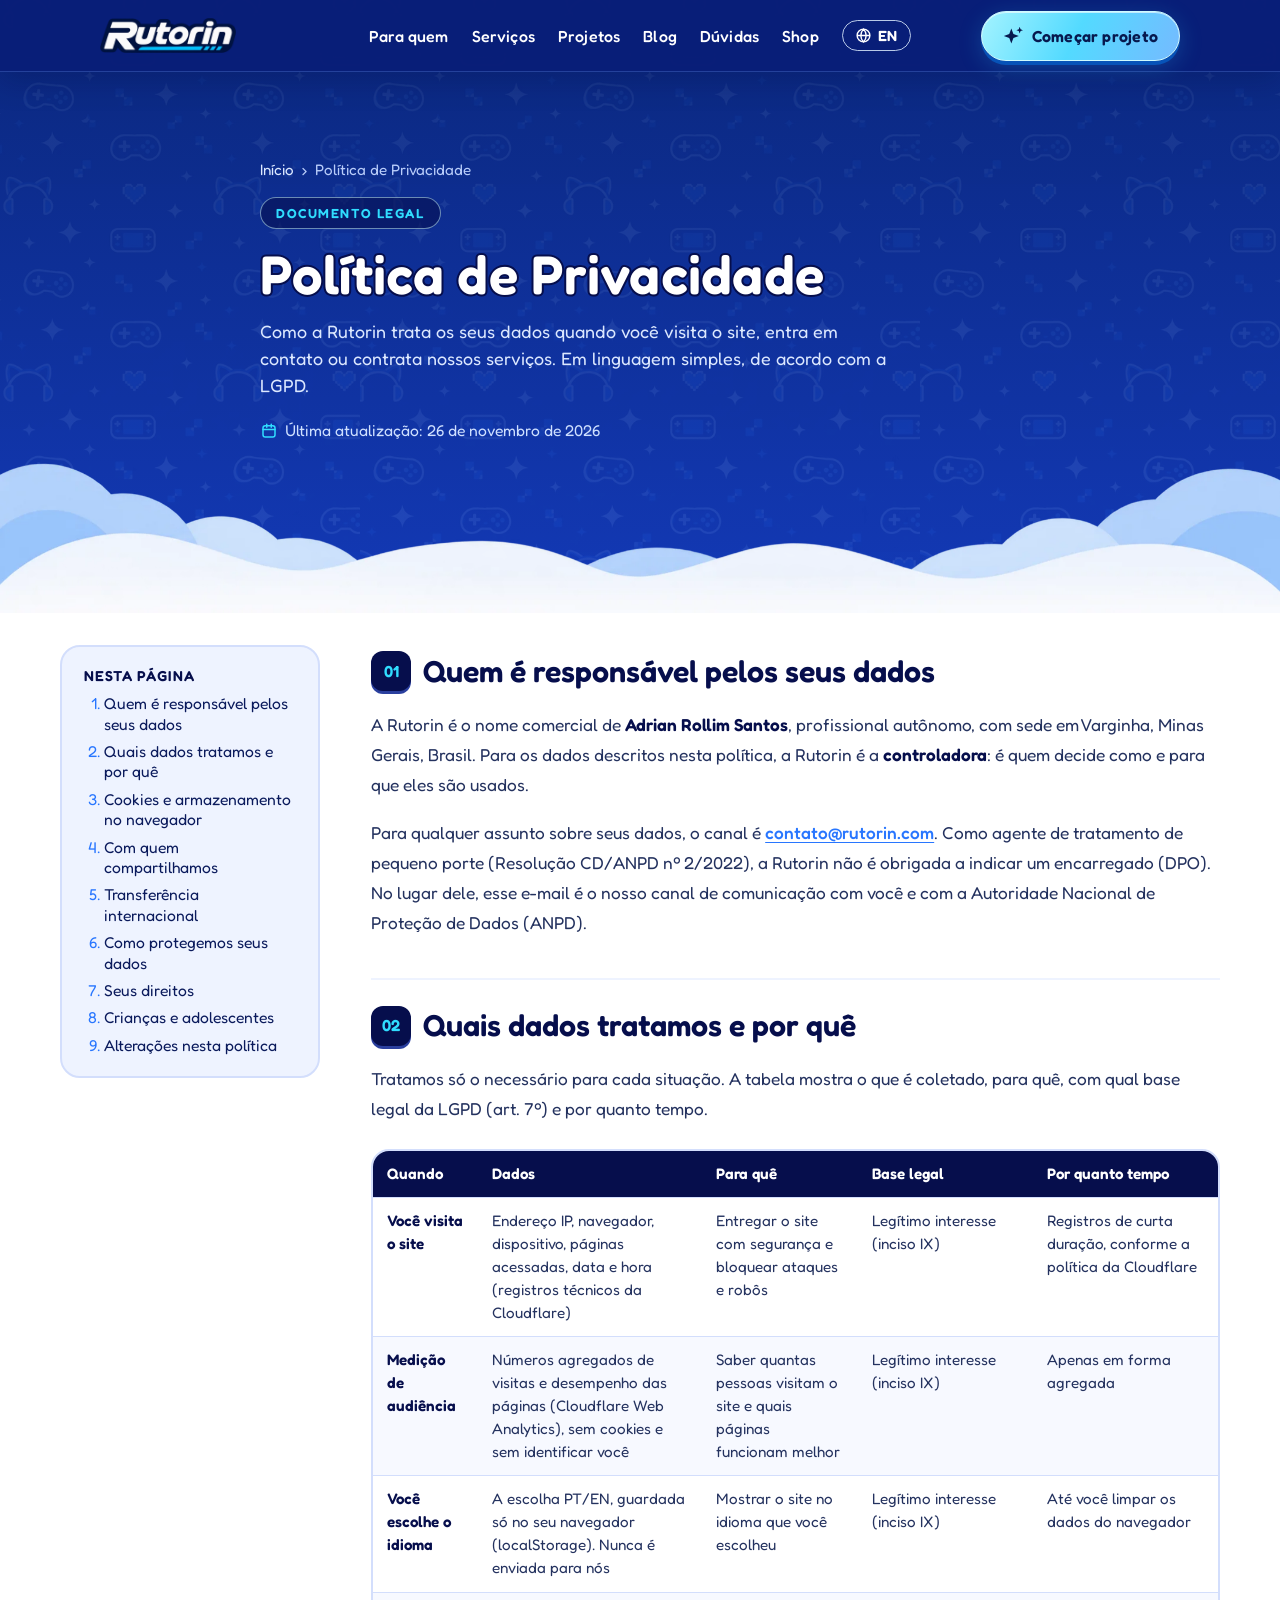
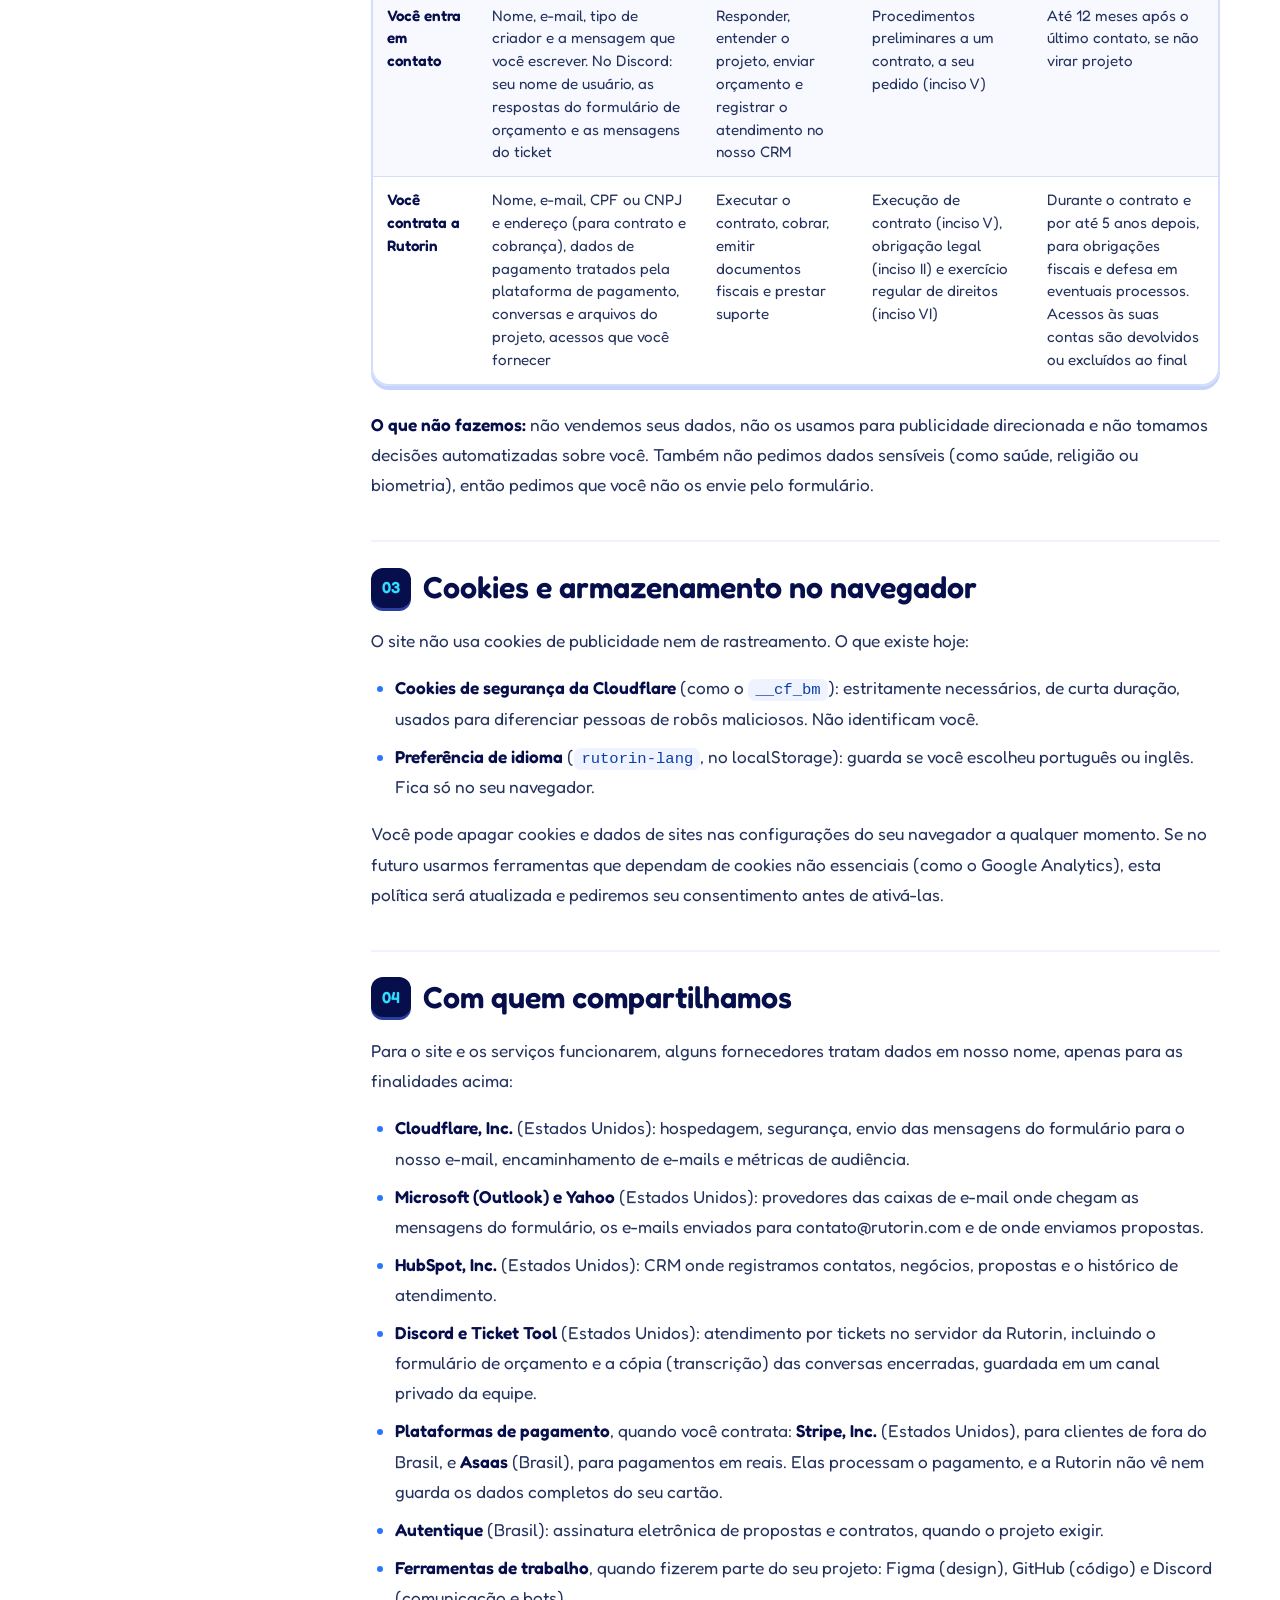
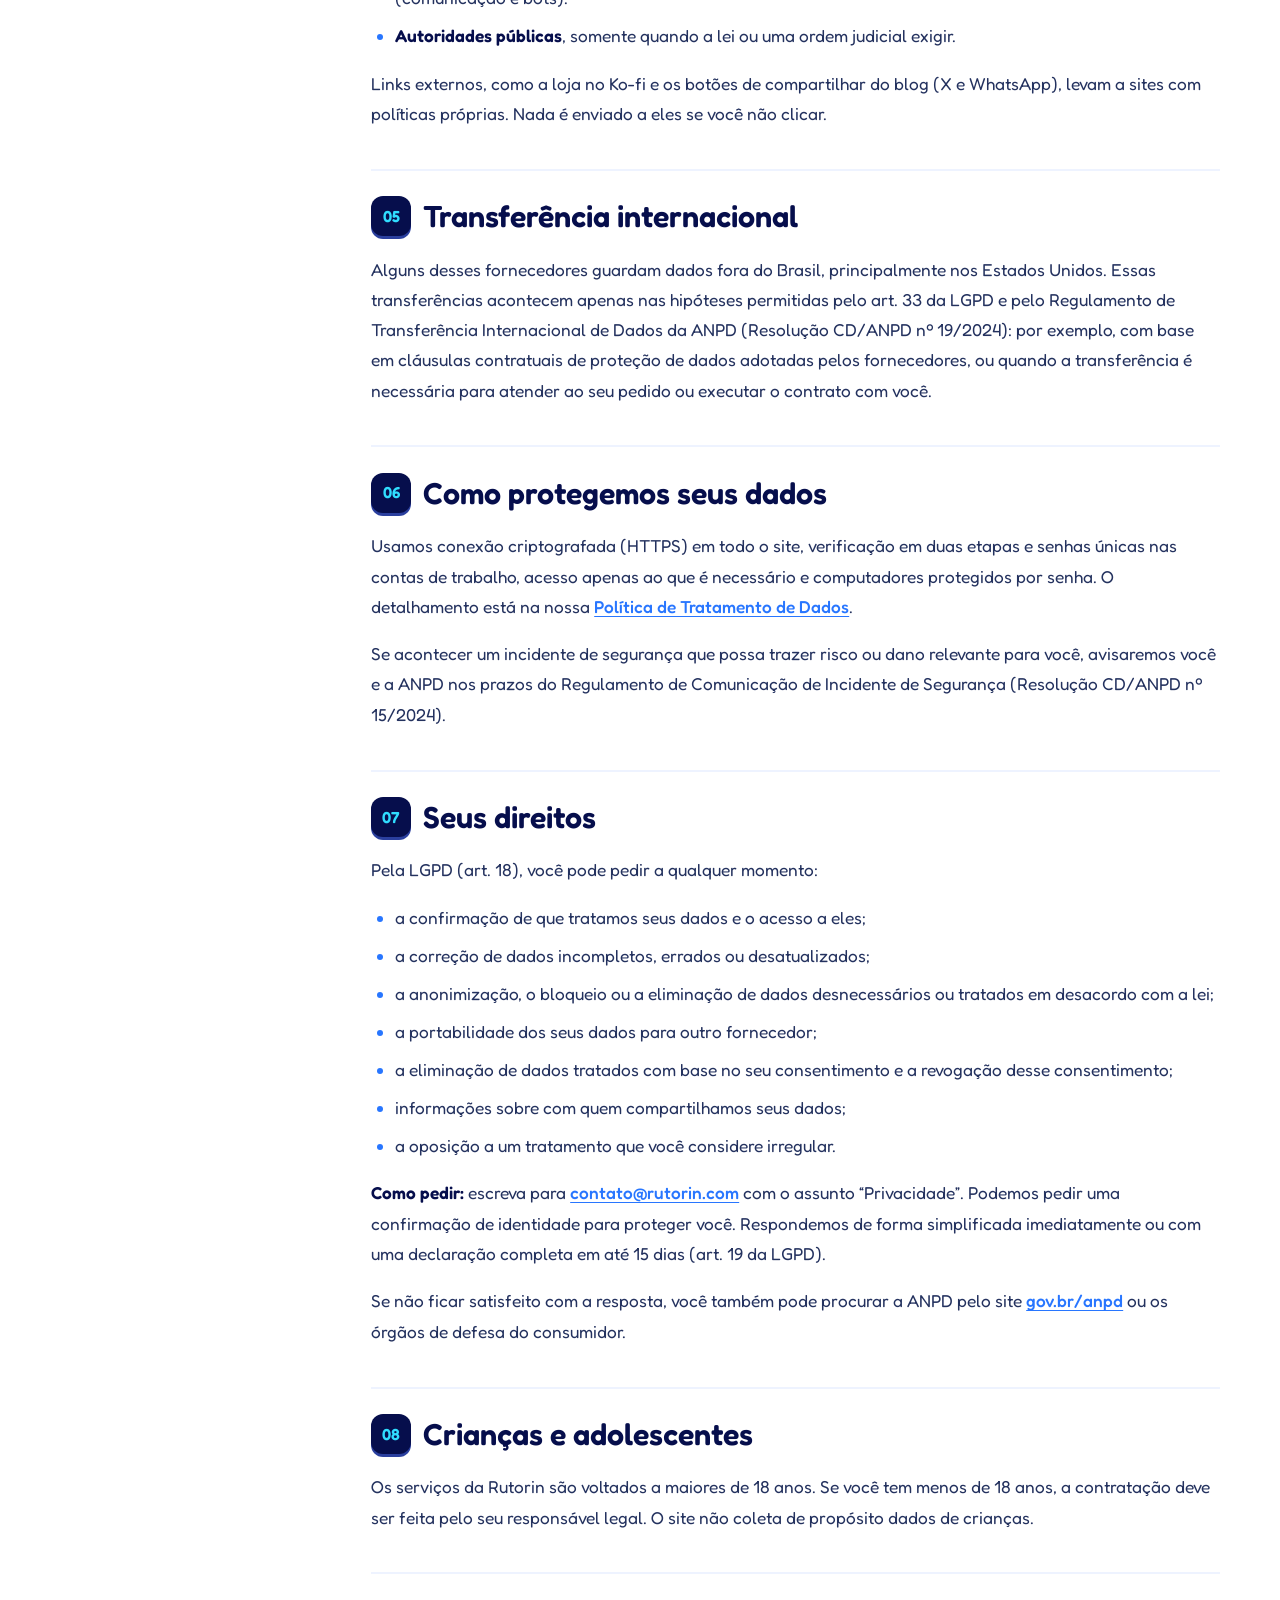
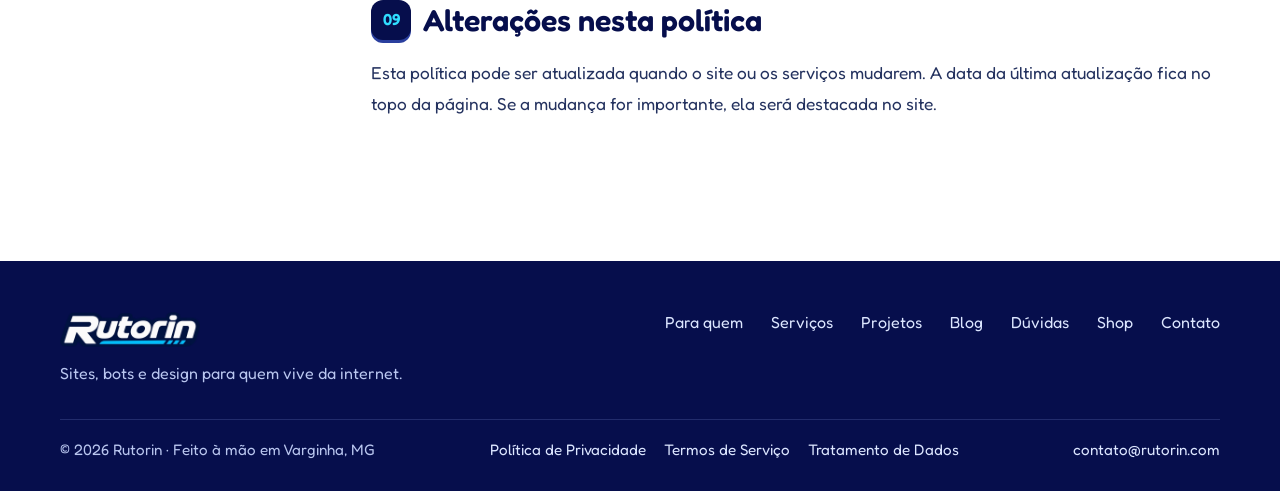
<file: privacidade/index.html>
<!doctype html>
<html lang="pt-BR">
<head>
  <meta charset="UTF-8">
  <meta name="viewport" content="width=device-width, initial-scale=1">
  <meta name="theme-color" content="#0b206e">
  <title>Política de Privacidade · Rutorin</title>
  <meta name="description" content="Como a Rutorin coleta, usa e protege seus dados pessoais, e como exercer seus direitos pela LGPD.">
  <link rel="canonical" href="https://rutorin.com/privacidade/">
  <link rel="alternate" hreflang="pt" href="https://rutorin.com/privacidade/">
  <link rel="alternate" hreflang="en" href="https://rutorin.com/en/privacy/">
  <link rel="alternate" hreflang="x-default" href="https://rutorin.com/en/privacy/">
  <meta property="og:type" content="website">
  <meta property="og:locale" content="pt_BR">
  <meta property="og:site_name" content="Rutorin">
  <meta property="og:url" content="https://rutorin.com/privacidade/">
  <meta property="og:title" content="Política de Privacidade · Rutorin">
  <meta property="og:description" content="Como a Rutorin coleta, usa e protege seus dados pessoais, e como exercer seus direitos pela LGPD.">
  <meta property="og:image" content="https://rutorin.com/assets/og-image.jpg">
  <link rel="icon" type="image/png" sizes="32x32" href="../assets/favicon-32.png">
  <link rel="icon" type="image/png" sizes="192x192" href="../assets/favicon-192.png">
  <link rel="apple-touch-icon" sizes="180x180" href="../assets/apple-touch-icon.png">
  <link rel="preload" href="../assets/fredoka-600.ttf" as="font" type="font/ttf" crossorigin>
  <!-- Google Analytics (GA4): troque G-XXXXXXXXXX pelo seu ID e apague as linhas de comentário em volta.
  <script async src="https://www.googletagmanager.com/gtag/js?id=G-XXXXXXXXXX"></script>
  <script>window.dataLayer=window.dataLayer||[];function gtag(){dataLayer.push(arguments)}gtag('js',new Date());gtag('config','G-XXXXXXXXXX');</script>
  -->
  <link rel="stylesheet" href="../styles.css">
  <script>document.documentElement.classList.add('js')</script>
  <script src="../script.js" defer></script>
</head>
<body class="page-blog page-legal">
  <svg class="icon-library" xmlns="http://www.w3.org/2000/svg" aria-hidden="true">
    <symbol id="close" viewBox="0 0 24 24"><path d="m6 6 12 12M18 6 6 18" fill="none" stroke="currentColor" stroke-width="2" stroke-linecap="round"/></symbol>
    <symbol id="menu" viewBox="0 0 24 24"><path d="M4 6h16M4 12h16M4 18h16" fill="none" stroke="currentColor" stroke-width="2" stroke-linecap="round"/></symbol>
    <symbol id="sparkles" viewBox="0 0 24 24"><path d="m10 3 2.5 6.5L19 12l-6.5 2.5L10 21l-2.5-6.5L1 12l6.5-2.5L10 3Zm10-2 1.1 2.9L24 5l-2.9 1.1L20 9l-1.1-2.9L16 5l2.9-1.1L20 1Z" fill="currentColor"/></symbol>
    <symbol id="play" viewBox="0 0 24 24"><path d="M7 4.5v15a1 1 0 0 0 1.5.86l12-7.5a1 1 0 0 0 0-1.72l-12-7.5A1 1 0 0 0 7 4.5Z" fill="currentColor"/></symbol>
    <symbol id="arrow" viewBox="0 0 24 24"><path d="M5 12h14m-6-6 6 6-6 6" fill="none" stroke="currentColor" stroke-width="2.2" stroke-linecap="round" stroke-linejoin="round"/></symbol>
    <symbol id="arrow-left" viewBox="0 0 24 24"><path d="M19 12H5m6-6-6 6 6 6" fill="none" stroke="currentColor" stroke-width="2.2" stroke-linecap="round" stroke-linejoin="round"/></symbol>
    <symbol id="globe" viewBox="0 0 24 24"><circle cx="12" cy="12" r="9" fill="none" stroke="currentColor" stroke-width="2"/><path d="M3 12h18M12 3c2.5 2.6 3.8 5.6 3.8 9s-1.3 6.4-3.8 9c-2.5-2.6-3.8-5.6-3.8-9S9.5 5.6 12 3Z" fill="none" stroke="currentColor" stroke-width="2" stroke-linejoin="round"/></symbol>
    <symbol id="lock" viewBox="0 0 24 24"><rect x="5" y="10" width="14" height="10" rx="3" fill="none" stroke="currentColor" stroke-width="2"/><path d="M8 10V7a4 4 0 0 1 8 0v3" fill="none" stroke="currentColor" stroke-width="2" stroke-linecap="round"/></symbol>
    <symbol id="clock" viewBox="0 0 24 24"><circle cx="12" cy="12" r="9" fill="none" stroke="currentColor" stroke-width="2"/><path d="M12 7v5l3 2" fill="none" stroke="currentColor" stroke-width="2" stroke-linecap="round"/></symbol>
    <symbol id="calendar" viewBox="0 0 24 24"><rect x="4" y="5" width="16" height="15" rx="3" fill="none" stroke="currentColor" stroke-width="2"/><path d="M4 10h16M9 3v4M15 3v4" stroke="currentColor" stroke-width="2" stroke-linecap="round"/></symbol>
    <symbol id="link" viewBox="0 0 24 24"><path d="M10 14a4 4 0 0 0 5.7 0l3-3a4 4 0 0 0-5.7-5.7l-1 1M14 10a4 4 0 0 0-5.7 0l-3 3a4 4 0 0 0 5.7 5.7l1-1" fill="none" stroke="currentColor" stroke-width="2" stroke-linecap="round"/></symbol>
    <symbol id="rss" viewBox="0 0 24 24"><path d="M5 5a14 14 0 0 1 14 14M5 11a8 8 0 0 1 8 8" fill="none" stroke="currentColor" stroke-width="2.2" stroke-linecap="round"/><circle cx="6" cy="18" r="1.8" fill="currentColor"/></symbol>
  </svg>

  <header class="site-header is-solid">
    <div class="header-inner">
      <a class="brand" href="../" aria-label="Rutorin, página inicial" draggable="false"><img src="../assets/rutorin-logo.webp" alt="Rutorin" width="600" height="152" draggable="false"></a>
      <nav class="desktop-nav" aria-label="Navegação principal">
        <a class="nav-link" href="../#classes">Para quem</a>
        <a class="nav-link" href="../servicos/">Serviços</a>
        <a class="nav-link" href="../#projetos">Projetos</a>
        <a class="nav-link" href="../blog/">Blog</a>
        <a class="nav-link" href="../#duvidas">Dúvidas</a>
        <a class="nav-link" href="https://ko-fi.com/rutorin/shop" target="_blank" rel="noopener noreferrer">Shop<span class="visually-hidden"> (abre em nova aba)</span></a>
        <a class="lang-switch" href="../en/privacy/" hreflang="en" lang="en" data-lang-switch="en" aria-label="English version"><svg aria-hidden="true"><use href="#globe"></use></svg>EN</a>
      </nav>
      <a class="commission-button" href="../#contato"><svg class="commission-icon" aria-hidden="true"><use href="#sparkles"></use></svg><span>Começar projeto</span><span class="commission-sheen" aria-hidden="true"></span></a>
      <button class="menu-button" popovertarget="mobile-menu" aria-label="Abrir menu"><svg><use href="#menu"></use></svg></button>
    </div>
  </header>

  <nav class="mobile-menu" id="mobile-menu" popover aria-label="Menu">
    <div class="mobile-menu-heading"><span>Explore a Rutorin</span><button class="close-button" popovertarget="mobile-menu" popovertargetaction="hide" aria-label="Fechar menu"><svg><use href="#close"></use></svg></button></div>
    <a href="../#classes">Para quem</a>
    <a href="../servicos/">Serviços</a>
    <a href="../#projetos">Projetos</a>
    <a href="../blog/">Blog</a>
    <a href="../#duvidas">Dúvidas</a>
    <a href="https://ko-fi.com/rutorin/shop" target="_blank" rel="noopener noreferrer">Shop</a>
    <a href="../en/privacy/" hreflang="en" lang="en" data-lang-switch="en" class="mobile-lang"><svg aria-hidden="true"><use href="#globe"></use></svg>English version</a>
    <a href="../#contato" class="mobile-cta">Começar meu projeto</a>
  </nav>

  <main>
    <header class="blog-hero post-hero legal-hero">
      <div class="container blog-hero-inner">
        <nav class="breadcrumb" aria-label="Você está em"><a href="../">Início</a><span aria-hidden="true">›</span><span>Política de Privacidade</span></nav>
        <span class="hud-chip hud-chip-light">Documento legal</span>
        <h1>Política de Privacidade</h1>
        <p>Como a Rutorin trata os seus dados quando você visita o site, entra em contato ou contrata nossos serviços. Em linguagem simples, de acordo com a LGPD.</p>
        <div class="post-hero-meta"><span><svg aria-hidden="true"><use href="#calendar"></use></svg>Última atualização: 26 de novembro de 2026</span></div>
      </div>
      <img class="blog-hero-cloud" src="../assets/cloud-divider.webp" alt="" width="2172" height="724" aria-hidden="true">
    </header>

    <div class="container legal-layout">
      <nav class="legal-toc" aria-labelledby="toc-title">
        <p id="toc-title">Nesta página</p>
        <ol>
          <li><a href="#quem-somos">Quem é responsável pelos seus dados</a></li>
          <li><a href="#dados">Quais dados tratamos e por quê</a></li>
          <li><a href="#cookies">Cookies e armazenamento no navegador</a></li>
          <li><a href="#compartilhamento">Com quem compartilhamos</a></li>
          <li><a href="#transferencia">Transferência internacional</a></li>
          <li><a href="#seguranca">Como protegemos seus dados</a></li>
          <li><a href="#direitos">Seus direitos</a></li>
          <li><a href="#menores">Crianças e adolescentes</a></li>
          <li><a href="#alteracoes">Alterações nesta política</a></li>
        </ol>
      </nav>
      <div class="prose legal-prose">
        <section class="legal-section" id="quem-somos" aria-labelledby="quem-somos-t">
          <h2 id="quem-somos-t"><span class="legal-num">01</span>Quem é responsável pelos seus dados</h2>
<p>A Rutorin é o nome comercial de <strong>Adrian Rollim Santos</strong>, profissional autônomo, com sede em Varginha, Minas Gerais, Brasil. Para os dados descritos nesta política, a Rutorin é a <strong>controladora</strong>: é quem decide como e para que eles são usados.</p>
<p>Para qualquer assunto sobre seus dados, o canal é <a href="mailto:contato@rutorin.com">contato@rutorin.com</a>. Como agente de tratamento de pequeno porte (Resolução CD/ANPD nº 2/2022), a Rutorin não é obrigada a indicar um encarregado (DPO). No lugar dele, esse e-mail é o nosso canal de comunicação com você e com a Autoridade Nacional de Proteção de Dados (ANPD).</p>
        </section>
        <section class="legal-section" id="dados" aria-labelledby="dados-t">
          <h2 id="dados-t"><span class="legal-num">02</span>Quais dados tratamos e por quê</h2>
<p>Tratamos só o necessário para cada situação. A tabela mostra o que é coletado, para quê, com qual base legal da LGPD (art. 7º) e por quanto tempo.</p>
<div class="table-wrap"><table>
<thead><tr><th>Quando</th><th>Dados</th><th>Para quê</th><th>Base legal</th><th>Por quanto tempo</th></tr></thead>
<tbody>
<tr><td data-label="Quando">Você visita o site</td><td data-label="Dados">Endereço IP, navegador, dispositivo, páginas acessadas, data e hora (registros técnicos da Cloudflare)</td><td data-label="Para quê">Entregar o site com segurança e bloquear ataques e robôs</td><td data-label="Base legal">Legítimo interesse (inciso IX)</td><td data-label="Por quanto tempo">Registros de curta duração, conforme a política da Cloudflare</td></tr>
<tr><td data-label="Quando">Medição de audiência</td><td data-label="Dados">Números agregados de visitas e desempenho das páginas (Cloudflare Web Analytics), sem cookies e sem identificar você</td><td data-label="Para quê">Saber quantas pessoas visitam o site e quais páginas funcionam melhor</td><td data-label="Base legal">Legítimo interesse (inciso IX)</td><td data-label="Por quanto tempo">Apenas em forma agregada</td></tr>
<tr><td data-label="Quando">Você escolhe o idioma</td><td data-label="Dados">A escolha PT/EN, guardada só no seu navegador (localStorage). Nunca é enviada para nós</td><td data-label="Para quê">Mostrar o site no idioma que você escolheu</td><td data-label="Base legal">Legítimo interesse (inciso IX)</td><td data-label="Por quanto tempo">Até você limpar os dados do navegador</td></tr>
<tr><td data-label="Quando">Você entra em contato</td><td data-label="Dados">Nome, e-mail, tipo de criador e a mensagem que você escrever. No Discord: seu nome de usuário, as respostas do formulário de orçamento e as mensagens do ticket</td><td data-label="Para quê">Responder, entender o projeto, enviar orçamento e registrar o atendimento no nosso CRM</td><td data-label="Base legal">Procedimentos preliminares a um contrato, a seu pedido (inciso V)</td><td data-label="Por quanto tempo">Até 12 meses após o último contato, se não virar projeto</td></tr>
<tr><td data-label="Quando">Você contrata a Rutorin</td><td data-label="Dados">Nome, e-mail, CPF ou CNPJ e endereço (para contrato e cobrança), dados de pagamento tratados pela plataforma de pagamento, conversas e arquivos do projeto, acessos que você fornecer</td><td data-label="Para quê">Executar o contrato, cobrar, emitir documentos fiscais e prestar suporte</td><td data-label="Base legal">Execução de contrato (inciso V), obrigação legal (inciso II) e exercício regular de direitos (inciso VI)</td><td data-label="Por quanto tempo">Durante o contrato e por até 5 anos depois, para obrigações fiscais e defesa em eventuais processos. Acessos às suas contas são devolvidos ou excluídos ao final</td></tr>
</tbody></table></div>
<p><strong>O que não fazemos:</strong> não vendemos seus dados, não os usamos para publicidade direcionada e não tomamos decisões automatizadas sobre você. Também não pedimos dados sensíveis (como saúde, religião ou biometria), então pedimos que você não os envie pelo formulário.</p>
        </section>
        <section class="legal-section" id="cookies" aria-labelledby="cookies-t">
          <h2 id="cookies-t"><span class="legal-num">03</span>Cookies e armazenamento no navegador</h2>
<p>O site não usa cookies de publicidade nem de rastreamento. O que existe hoje:</p>
<ul>
<li><strong>Cookies de segurança da Cloudflare</strong> (como o <code>__cf_bm</code>): estritamente necessários, de curta duração, usados para diferenciar pessoas de robôs maliciosos. Não identificam você.</li>
<li><strong>Preferência de idioma</strong> (<code>rutorin-lang</code>, no localStorage): guarda se você escolheu português ou inglês. Fica só no seu navegador.</li>
</ul>
<p>Você pode apagar cookies e dados de sites nas configurações do seu navegador a qualquer momento. Se no futuro usarmos ferramentas que dependam de cookies não essenciais (como o Google Analytics), esta política será atualizada e pediremos seu consentimento antes de ativá-las.</p>
        </section>
        <section class="legal-section" id="compartilhamento" aria-labelledby="compartilhamento-t">
          <h2 id="compartilhamento-t"><span class="legal-num">04</span>Com quem compartilhamos</h2>
<p>Para o site e os serviços funcionarem, alguns fornecedores tratam dados em nosso nome, apenas para as finalidades acima:</p>
<ul>
<li><strong>Cloudflare, Inc.</strong> (Estados Unidos): hospedagem, segurança, envio das mensagens do formulário para o nosso e-mail, encaminhamento de e-mails e métricas de audiência.</li>
<li><strong>Microsoft (Outlook) e Yahoo</strong> (Estados Unidos): provedores das caixas de e-mail onde chegam as mensagens do formulário, os e-mails enviados para contato@rutorin.com e de onde enviamos propostas.</li>
<li><strong>HubSpot, Inc.</strong> (Estados Unidos): CRM onde registramos contatos, negócios, propostas e o histórico de atendimento.</li>
<li><strong>Discord e Ticket Tool</strong> (Estados Unidos): atendimento por tickets no servidor da Rutorin, incluindo o formulário de orçamento e a cópia (transcrição) das conversas encerradas, guardada em um canal privado da equipe.</li>
<li><strong>Plataformas de pagamento</strong>, quando você contrata: <strong>Stripe, Inc.</strong> (Estados Unidos), para clientes de fora do Brasil, e <strong>Asaas</strong> (Brasil), para pagamentos em reais. Elas processam o pagamento, e a Rutorin não vê nem guarda os dados completos do seu cartão.</li>
<li><strong>Autentique</strong> (Brasil): assinatura eletrônica de propostas e contratos, quando o projeto exigir.</li>
<li><strong>Ferramentas de trabalho</strong>, quando fizerem parte do seu projeto: Figma (design), GitHub (código) e Discord (comunicação e bots).</li>
<li><strong>Autoridades públicas</strong>, somente quando a lei ou uma ordem judicial exigir.</li>
</ul>
<p>Links externos, como a loja no Ko-fi e os botões de compartilhar do blog (X e WhatsApp), levam a sites com políticas próprias. Nada é enviado a eles se você não clicar.</p>
        </section>
        <section class="legal-section" id="transferencia" aria-labelledby="transferencia-t">
          <h2 id="transferencia-t"><span class="legal-num">05</span>Transferência internacional</h2>
<p>Alguns desses fornecedores guardam dados fora do Brasil, principalmente nos Estados Unidos. Essas transferências acontecem apenas nas hipóteses permitidas pelo art. 33 da LGPD e pelo Regulamento de Transferência Internacional de Dados da ANPD (Resolução CD/ANPD nº 19/2024): por exemplo, com base em cláusulas contratuais de proteção de dados adotadas pelos fornecedores, ou quando a transferência é necessária para atender ao seu pedido ou executar o contrato com você.</p>
        </section>
        <section class="legal-section" id="seguranca" aria-labelledby="seguranca-t">
          <h2 id="seguranca-t"><span class="legal-num">06</span>Como protegemos seus dados</h2>
<p>Usamos conexão criptografada (HTTPS) em todo o site, verificação em duas etapas e senhas únicas nas contas de trabalho, acesso apenas ao que é necessário e computadores protegidos por senha. O detalhamento está na nossa <a href="../tratamento-de-dados/">Política de Tratamento de Dados</a>.</p>
<p>Se acontecer um incidente de segurança que possa trazer risco ou dano relevante para você, avisaremos você e a ANPD nos prazos do Regulamento de Comunicação de Incidente de Segurança (Resolução CD/ANPD nº 15/2024).</p>
        </section>
        <section class="legal-section" id="direitos" aria-labelledby="direitos-t">
          <h2 id="direitos-t"><span class="legal-num">07</span>Seus direitos</h2>
<p>Pela LGPD (art. 18), você pode pedir a qualquer momento:</p>
<ul>
<li>a confirmação de que tratamos seus dados e o acesso a eles;</li>
<li>a correção de dados incompletos, errados ou desatualizados;</li>
<li>a anonimização, o bloqueio ou a eliminação de dados desnecessários ou tratados em desacordo com a lei;</li>
<li>a portabilidade dos seus dados para outro fornecedor;</li>
<li>a eliminação de dados tratados com base no seu consentimento e a revogação desse consentimento;</li>
<li>informações sobre com quem compartilhamos seus dados;</li>
<li>a oposição a um tratamento que você considere irregular.</li>
</ul>
<p><strong>Como pedir:</strong> escreva para <a href="mailto:contato@rutorin.com">contato@rutorin.com</a> com o assunto “Privacidade”. Podemos pedir uma confirmação de identidade para proteger você. Respondemos de forma simplificada imediatamente ou com uma declaração completa em até 15 dias (art. 19 da LGPD).</p>
<p>Se não ficar satisfeito com a resposta, você também pode procurar a ANPD pelo site <a href="https://www.gov.br/anpd" target="_blank" rel="noopener noreferrer">gov.br/anpd</a> ou os órgãos de defesa do consumidor.</p>
        </section>
        <section class="legal-section" id="menores" aria-labelledby="menores-t">
          <h2 id="menores-t"><span class="legal-num">08</span>Crianças e adolescentes</h2>
<p>Os serviços da Rutorin são voltados a maiores de 18 anos. Se você tem menos de 18 anos, a contratação deve ser feita pelo seu responsável legal. O site não coleta de propósito dados de crianças.</p>
        </section>
        <section class="legal-section" id="alteracoes" aria-labelledby="alteracoes-t">
          <h2 id="alteracoes-t"><span class="legal-num">09</span>Alterações nesta política</h2>
<p>Esta política pode ser atualizada quando o site ou os serviços mudarem. A data da última atualização fica no topo da página. Se a mudança for importante, ela será destacada no site.</p>
        </section>
      </div>
    </div>
  </main>

  <footer class="site-footer">
    <div class="container footer-inner">
      <div class="footer-brand">
        <img src="../assets/rutorin-logo.webp" alt="Rutorin" width="600" height="152" loading="lazy">
        <p>Sites, bots e design para quem vive da internet.</p>
      </div>
      <nav class="footer-nav" aria-label="Rodapé">
        <a href="../#classes">Para quem</a>
        <a href="../servicos/">Serviços</a>
        <a href="../#projetos">Projetos</a>
        <a href="../blog/">Blog</a>
        <a href="../#duvidas">Dúvidas</a>
        <a href="https://ko-fi.com/rutorin/shop" target="_blank" rel="noopener noreferrer">Shop</a>
        <a href="../#contato">Contato</a>
      </nav>
    </div>
    <div class="container footer-bottom">
      <span>© <span data-year>2026</span> Rutorin · Feito à mão em Varginha, MG</span>
      <nav class="footer-legal" aria-label="Documentos legais"><a href="../privacidade/">Política de Privacidade</a><a href="../termos/">Termos de Serviço</a><a href="../tratamento-de-dados/">Tratamento de Dados</a></nav>
      <a href="mailto:contato@rutorin.com">contato@rutorin.com</a>
    </div>
  </footer>
</body>
</html>
</file>
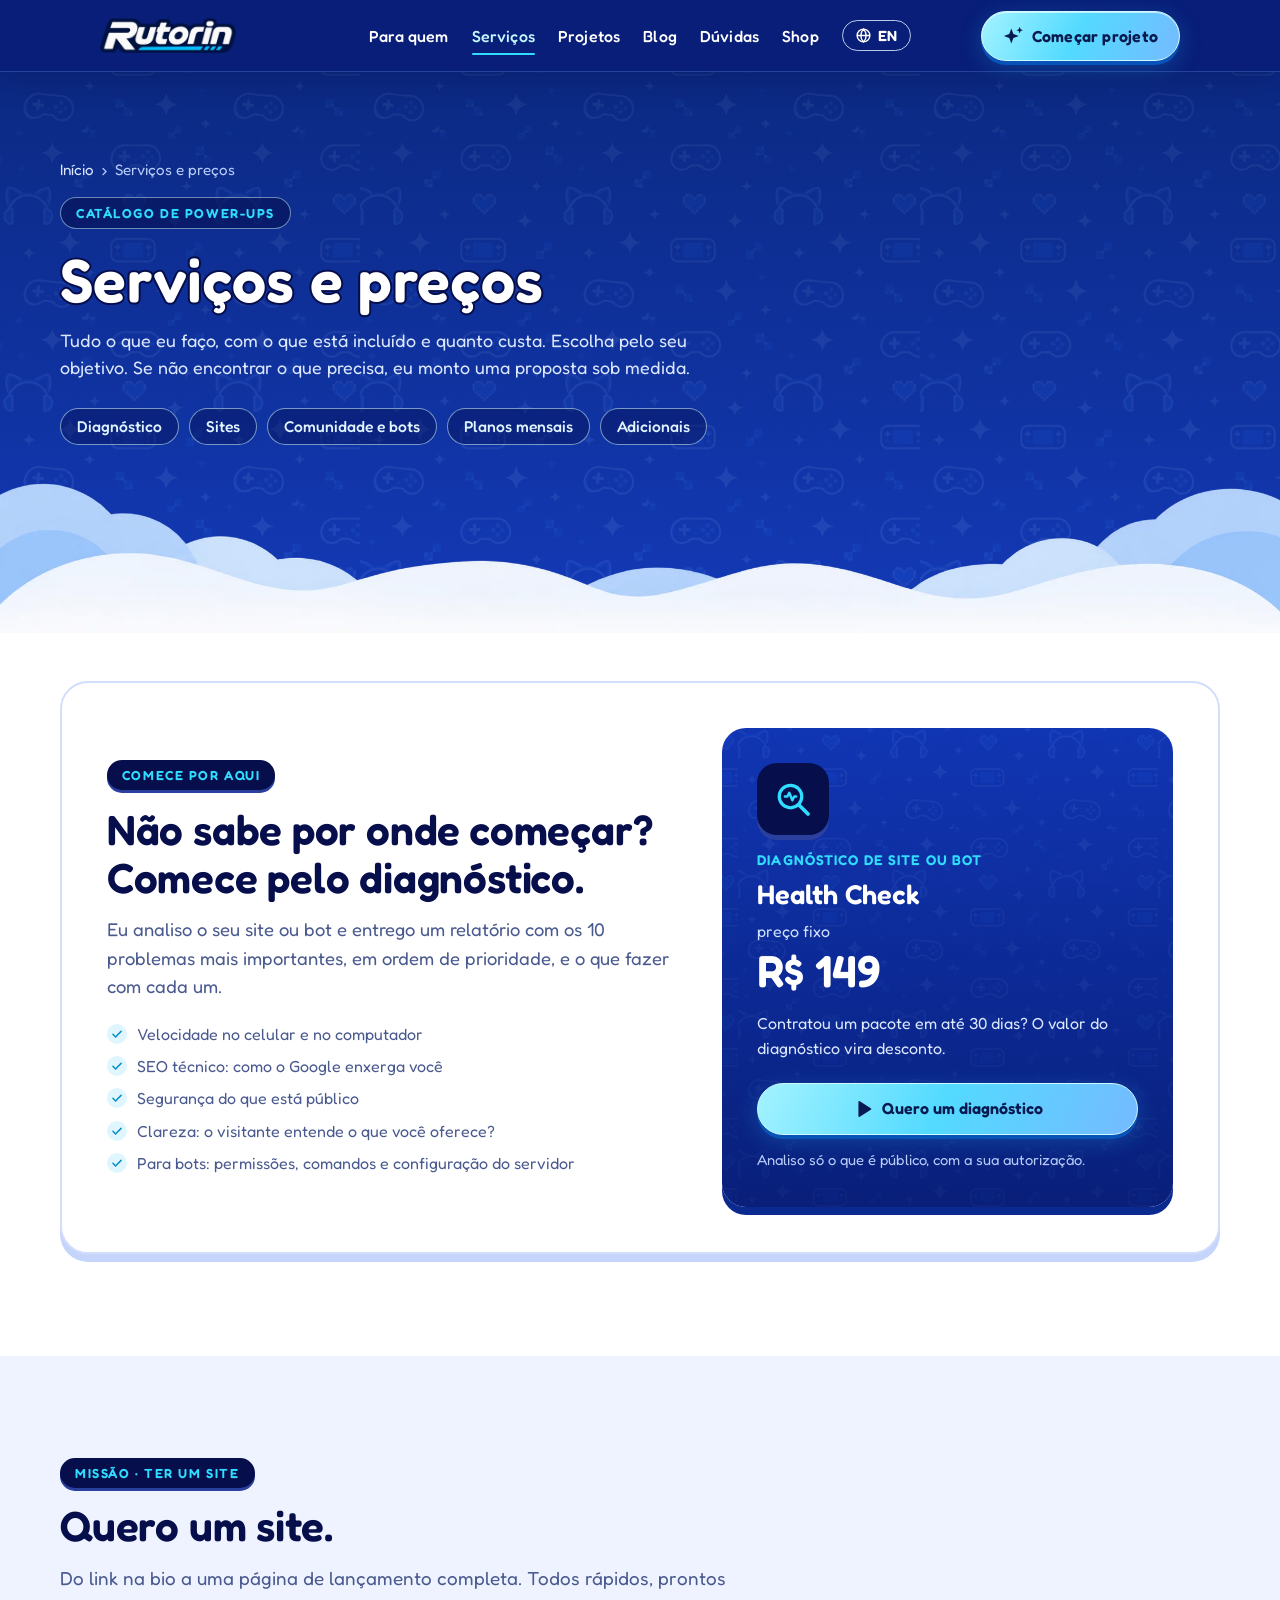
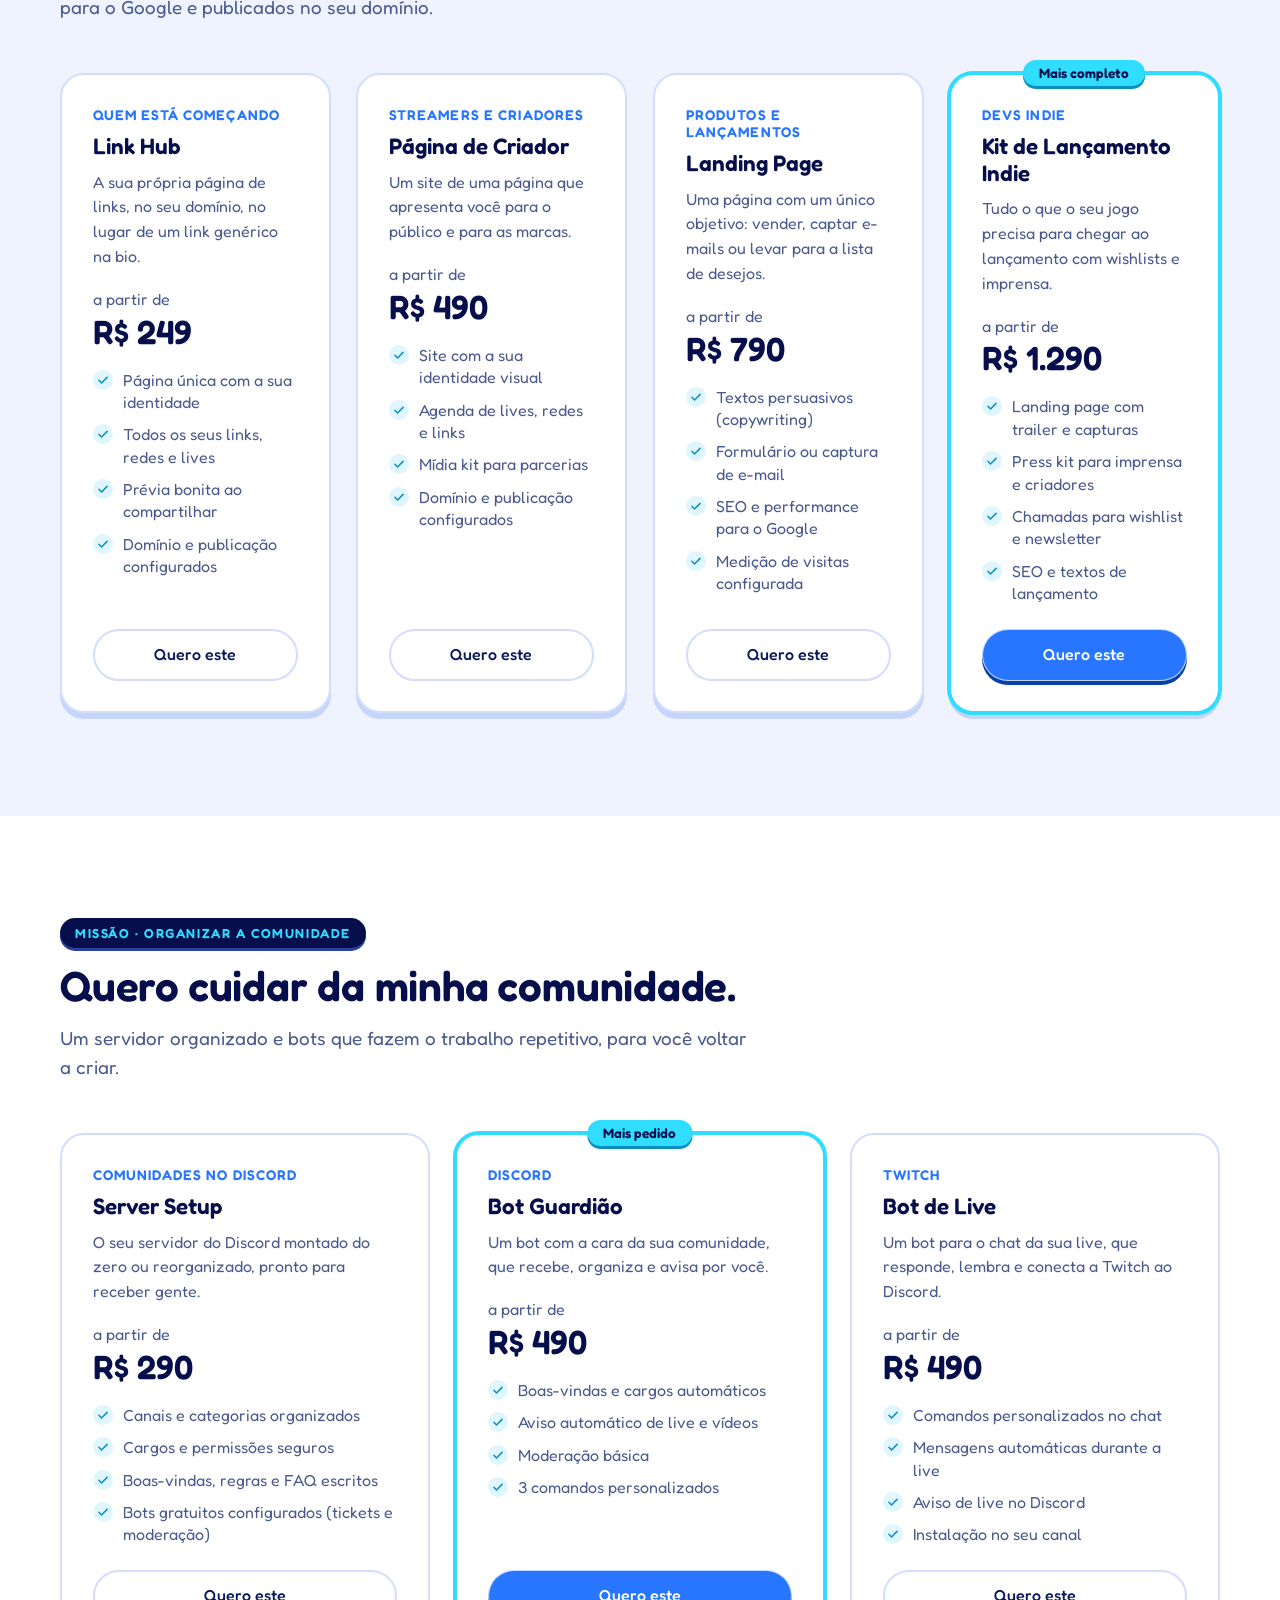
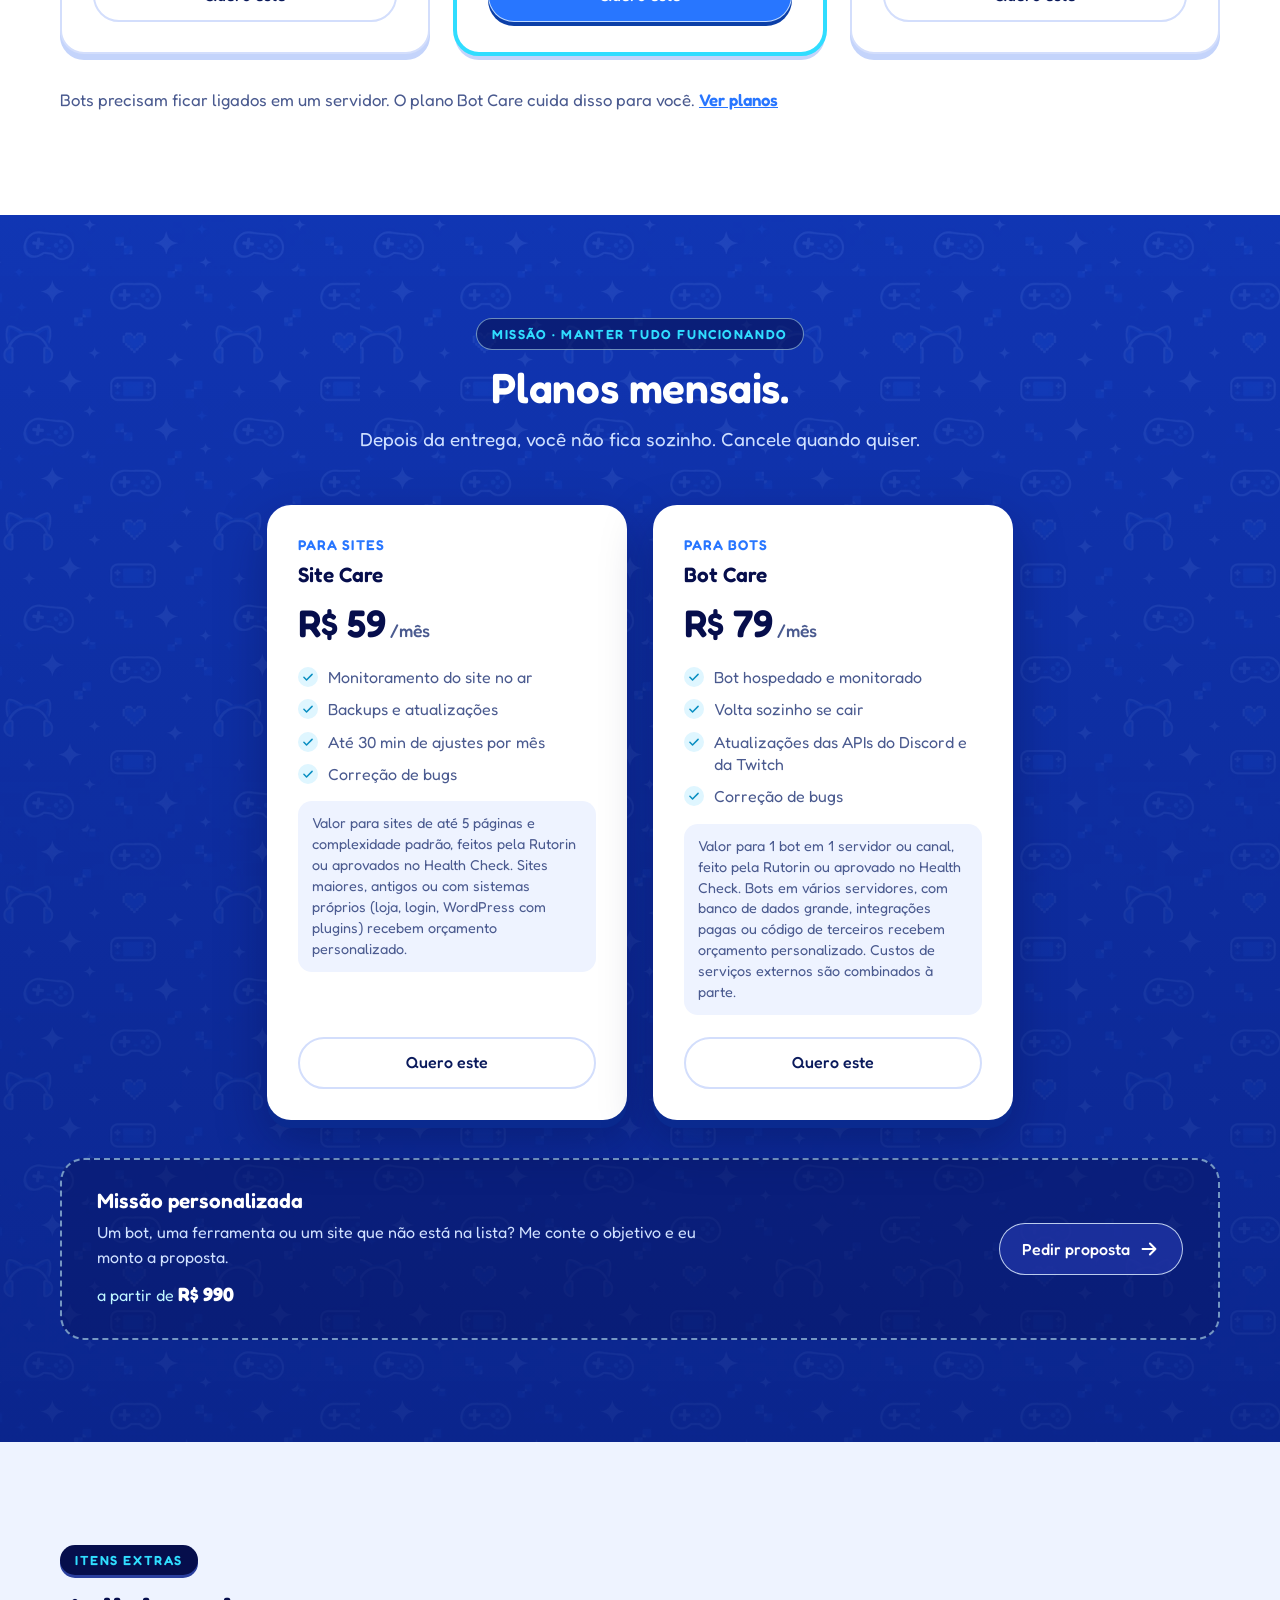
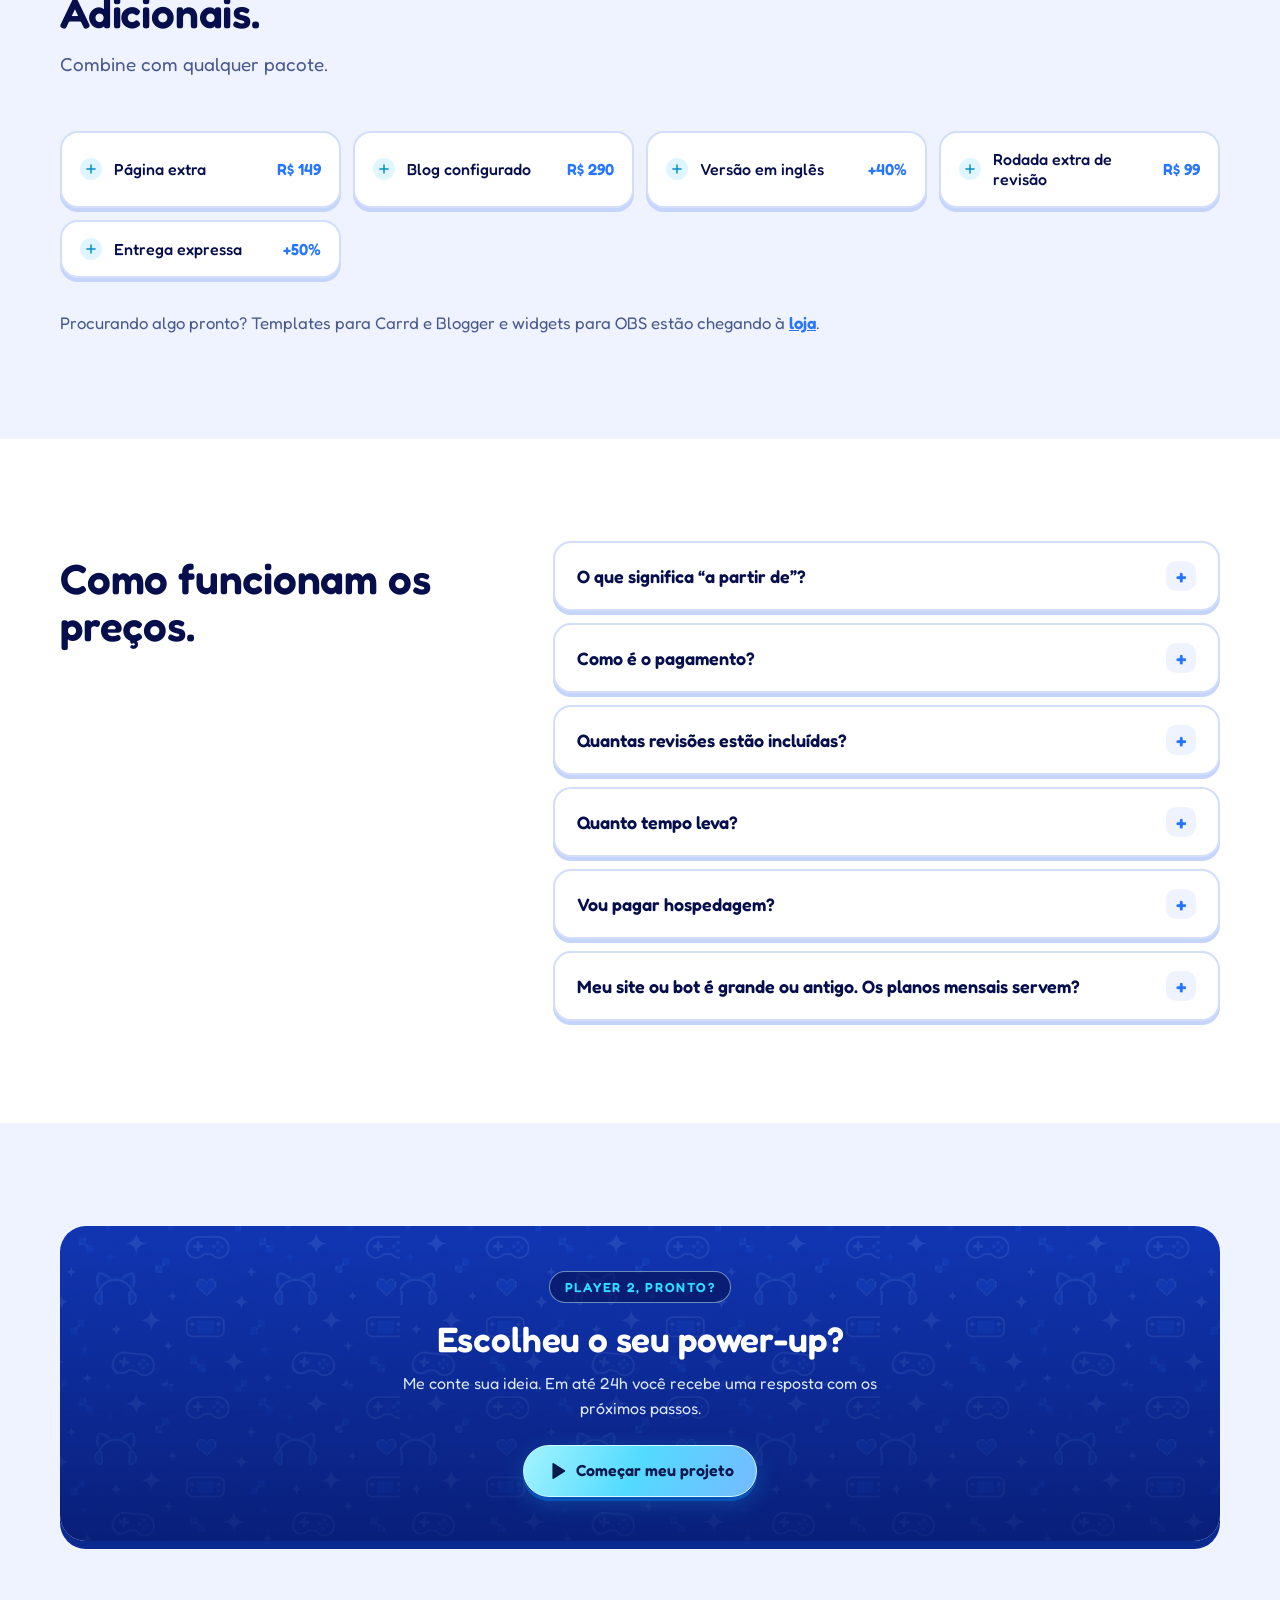
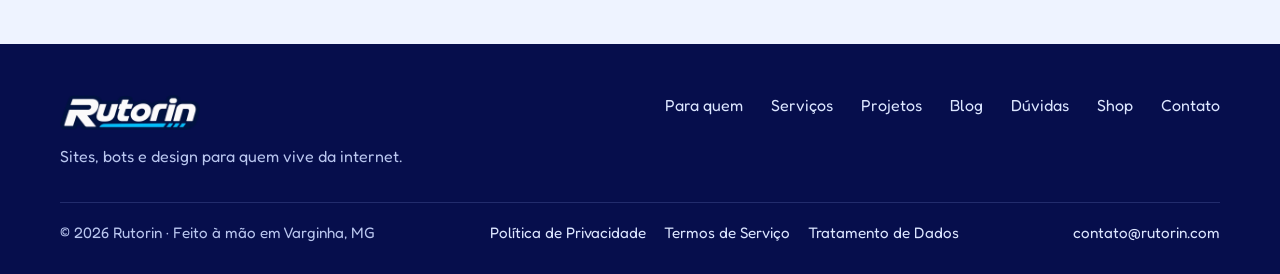
<file: servicos/index.html>
<!doctype html>
<html lang="pt-BR">
<head>
  <meta charset="UTF-8">
  <meta name="viewport" content="width=device-width, initial-scale=1">
  <meta name="theme-color" content="#0b206e">
  <title>Serviços e preços · Rutorin</title>
  <meta name="description" content="Sites, landing pages, bots para Discord e Twitch e diagnóstico de site para streamers, devs indie e criadores. Veja o que cada pacote inclui e quanto custa.">
  <link rel="canonical" href="https://rutorin.com/servicos/">
  <link rel="alternate" hreflang="pt" href="https://rutorin.com/servicos/">
  <link rel="alternate" hreflang="en" href="https://rutorin.com/en/services/">
  <link rel="alternate" hreflang="x-default" href="https://rutorin.com/en/services/">
  <meta property="og:type" content="website">
  <meta property="og:locale" content="pt_BR">
  <meta property="og:site_name" content="Rutorin">
  <meta property="og:url" content="https://rutorin.com/servicos/">
  <meta property="og:title" content="Serviços e preços · Rutorin">
  <meta property="og:description" content="Sites, landing pages, bots para Discord e Twitch e diagnóstico de site para streamers, devs indie e criadores. Veja o que cada pacote inclui e quanto custa.">
  <meta property="og:image" content="https://rutorin.com/assets/og-image.jpg">
  <meta name="twitter:card" content="summary_large_image">
  <link rel="icon" type="image/png" sizes="32x32" href="../assets/favicon-32.png">
  <link rel="icon" type="image/png" sizes="192x192" href="../assets/favicon-192.png">
  <link rel="apple-touch-icon" sizes="180x180" href="../assets/apple-touch-icon.png">
  <link rel="preload" href="../assets/fredoka-600.ttf" as="font" type="font/ttf" crossorigin>
  <!-- Google Analytics (GA4): troque G-XXXXXXXXXX pelo seu ID e apague as linhas de comentário em volta.
  <script async src="https://www.googletagmanager.com/gtag/js?id=G-XXXXXXXXXX"></script>
  <script>window.dataLayer=window.dataLayer||[];function gtag(){dataLayer.push(arguments)}gtag('js',new Date());gtag('config','G-XXXXXXXXXX');</script>
  -->
  <link rel="stylesheet" href="../styles.css">
  <script type="application/ld+json">{"@context": "https://schema.org", "@type": "OfferCatalog", "name": "Serviços e preços", "url": "https://rutorin.com/servicos/", "inLanguage": "pt-BR", "provider": {"@type": "Organization", "name": "Rutorin", "url": "https://rutorin.com/", "logo": "https://rutorin.com/assets/rutorin-logo.png"}, "itemListElement": [{"@type": "Offer", "name": "Health Check", "price": "149", "priceCurrency": "BRL", "description": "Eu analiso o seu site ou bot e entrego um relatório com os 10 problemas mais importantes, em ordem de prioridade, e o que fazer com cada um."}, {"@type": "Offer", "name": "Link Hub", "price": "249", "priceCurrency": "BRL", "description": "A sua própria página de links, no seu domínio, no lugar de um link genérico na bio."}, {"@type": "Offer", "name": "Página de Criador", "price": "490", "priceCurrency": "BRL", "description": "Um site de uma página que apresenta você para o público e para as marcas."}, {"@type": "Offer", "name": "Landing Page", "price": "790", "priceCurrency": "BRL", "description": "Uma página com um único objetivo: vender, captar e-mails ou levar para a lista de desejos."}, {"@type": "Offer", "name": "Kit de Lançamento Indie", "price": "1290", "priceCurrency": "BRL", "description": "Tudo o que o seu jogo precisa para chegar ao lançamento com wishlists e imprensa."}, {"@type": "Offer", "name": "Server Setup", "price": "290", "priceCurrency": "BRL", "description": "O seu servidor do Discord montado do zero ou reorganizado, pronto para receber gente."}, {"@type": "Offer", "name": "Bot Guardião", "price": "490", "priceCurrency": "BRL", "description": "Um bot com a cara da sua comunidade, que recebe, organiza e avisa por você."}, {"@type": "Offer", "name": "Bot de Live", "price": "490", "priceCurrency": "BRL", "description": "Um bot para o chat da sua live, que responde, lembra e conecta a Twitch ao Discord."}, {"@type": "Offer", "name": "Site Care", "price": "59", "priceCurrency": "BRL", "priceSpecification": {"@type": "UnitPriceSpecification", "price": "59", "priceCurrency": "BRL", "unitCode": "MON"}}, {"@type": "Offer", "name": "Bot Care", "price": "79", "priceCurrency": "BRL", "priceSpecification": {"@type": "UnitPriceSpecification", "price": "79", "priceCurrency": "BRL", "unitCode": "MON"}}]}</script>
  <script>document.documentElement.classList.add('js')</script>
  <script src="../script.js" defer></script>
</head>
<body class="page-services">
  <!-- Catálogo de serviços. Ao mudar um preço ou um pacote, mude também na versão do outro idioma
       (../en/services/index.html) e nos cards da página inicial (../index.html). -->
  <svg class="icon-library" xmlns="http://www.w3.org/2000/svg" aria-hidden="true">
    <symbol id="close" viewBox="0 0 24 24"><path d="m6 6 12 12M18 6 6 18" fill="none" stroke="currentColor" stroke-width="2" stroke-linecap="round"/></symbol>
    <symbol id="menu" viewBox="0 0 24 24"><path d="M4 6h16M4 12h16M4 18h16" fill="none" stroke="currentColor" stroke-width="2" stroke-linecap="round"/></symbol>
    <symbol id="sparkles" viewBox="0 0 24 24"><path d="m10 3 2.5 6.5L19 12l-6.5 2.5L10 21l-2.5-6.5L1 12l6.5-2.5L10 3Zm10-2 1.1 2.9L24 5l-2.9 1.1L20 9l-1.1-2.9L16 5l2.9-1.1L20 1Z" fill="currentColor"/></symbol>
    <symbol id="play" viewBox="0 0 24 24"><path d="M7 4.5v15a1 1 0 0 0 1.5.86l12-7.5a1 1 0 0 0 0-1.72l-12-7.5A1 1 0 0 0 7 4.5Z" fill="currentColor"/></symbol>
    <symbol id="arrow" viewBox="0 0 24 24"><path d="M5 12h14m-6-6 6 6-6 6" fill="none" stroke="currentColor" stroke-width="2.2" stroke-linecap="round" stroke-linejoin="round"/></symbol>
    <symbol id="globe" viewBox="0 0 24 24"><circle cx="12" cy="12" r="9" fill="none" stroke="currentColor" stroke-width="2"/><path d="M3 12h18M12 3c2.5 2.6 3.8 5.6 3.8 9s-1.3 6.4-3.8 9c-2.5-2.6-3.8-5.6-3.8-9S9.5 5.6 12 3Z" fill="none" stroke="currentColor" stroke-width="2" stroke-linejoin="round"/></symbol>
    <symbol id="check" viewBox="0 0 24 24"><path d="m5 12.5 4.5 4.5L19 7.5" fill="none" stroke="currentColor" stroke-width="2.6" stroke-linecap="round" stroke-linejoin="round"/></symbol>
    <symbol id="search" viewBox="0 0 32 32"><circle cx="14" cy="14" r="9" fill="none" stroke="currentColor" stroke-width="2.6"/><path d="m21 21 7 7" stroke="currentColor" stroke-width="3" stroke-linecap="round"/><path d="M9.5 14h2l1.5-3 2.5 6 1.5-3h1.5" fill="none" stroke="currentColor" stroke-width="2" stroke-linecap="round" stroke-linejoin="round"/></symbol>
    <symbol id="plus" viewBox="0 0 24 24"><path d="M12 5v14M5 12h14" fill="none" stroke="currentColor" stroke-width="2.6" stroke-linecap="round"/></symbol>
  </svg>

  <header class="site-header is-solid">
    <div class="header-inner">
      <a class="brand" href="../" aria-label="Rutorin, página inicial" draggable="false"><img src="../assets/rutorin-logo.webp" alt="Rutorin" width="600" height="152" draggable="false"></a>
      <nav class="desktop-nav" aria-label="Navegação principal">
        <a class="nav-link" href="../#classes">Para quem</a>
        <a class="nav-link is-current" href="../servicos/" aria-current="page">Serviços</a>
        <a class="nav-link" href="../#projetos">Projetos</a>
        <a class="nav-link" href="../blog/">Blog</a>
        <a class="nav-link" href="../#duvidas">Dúvidas</a>
        <a class="nav-link" href="https://ko-fi.com/rutorin/shop" target="_blank" rel="noopener noreferrer">Shop<span class="visually-hidden"> (abre em nova aba)</span></a>
        <a class="lang-switch" href="../en/services/" hreflang="en" lang="en" data-lang-switch="en" aria-label="English version"><svg aria-hidden="true"><use href="#globe"></use></svg>EN</a>
      </nav>
      <a class="commission-button" href="../#contato"><svg class="commission-icon" aria-hidden="true"><use href="#sparkles"></use></svg><span>Começar projeto</span><span class="commission-sheen" aria-hidden="true"></span></a>
      <button class="menu-button" popovertarget="mobile-menu" aria-label="Abrir menu"><svg><use href="#menu"></use></svg></button>
    </div>
  </header>

  <nav class="mobile-menu" id="mobile-menu" popover aria-label="Menu">
    <div class="mobile-menu-heading"><span>Explore a Rutorin</span><button class="close-button" popovertarget="mobile-menu" popovertargetaction="hide" aria-label="Fechar menu"><svg><use href="#close"></use></svg></button></div>
    <a href="../#classes">Para quem</a>
    <a href="../servicos/">Serviços</a>
    <a href="../#projetos">Projetos</a>
    <a href="../blog/">Blog</a>
    <a href="../#duvidas">Dúvidas</a>
    <a href="https://ko-fi.com/rutorin/shop" target="_blank" rel="noopener noreferrer">Shop</a>
    <a href="../en/services/" hreflang="en" lang="en" data-lang-switch="en" class="mobile-lang"><svg aria-hidden="true"><use href="#globe"></use></svg>English version</a>
    <a href="../#contato" class="mobile-cta">Começar meu projeto</a>
  </nav>

  <main>
    <header class="blog-hero svc-hero" aria-labelledby="svc-title">
      <div class="container blog-hero-inner">
        <nav class="breadcrumb" aria-label="Você está aqui"><a href="../">Início</a><span aria-hidden="true">›</span><span>Serviços e preços</span></nav>
        <span class="hud-chip hud-chip-light">Catálogo de power-ups</span>
        <h1 id="svc-title">Serviços e preços</h1>
        <p>Tudo o que eu faço, com o que está incluído e quanto custa. Escolha pelo seu objetivo. Se não encontrar o que precisa, eu monto uma proposta sob medida.</p>
        <nav class="svc-jumps" aria-label="Ir para"><a class="jump-link" href="#diagnostico">Diagnóstico</a><a class="jump-link" href="#sites">Sites</a><a class="jump-link" href="#comunidade">Comunidade e bots</a><a class="jump-link" href="#planos">Planos mensais</a><a class="jump-link" href="#adicionais">Adicionais</a></nav>
      </div>
      <img class="blog-hero-cloud" src="../assets/cloud-divider.webp" alt="" width="2172" height="724" aria-hidden="true">
    </header>

    <section class="section section-white svc-health" id="diagnostico" aria-labelledby="health-title">
      <div class="container">
        <div class="svc-feature reveal">
          <div class="svc-feature-copy">
            <span class="hud-chip">Comece por aqui</span>
            <h2 id="health-title">Não sabe por onde começar? Comece pelo diagnóstico.</h2>
            <p>Eu analiso o seu site ou bot e entrego um relatório com os 10 problemas mais importantes, em ordem de prioridade, e o que fazer com cada um.</p>
            <ul class="check-list"><li><svg aria-hidden="true"><use href="#check"></use></svg>Velocidade no celular e no computador</li><li><svg aria-hidden="true"><use href="#check"></use></svg>SEO técnico: como o Google enxerga você</li><li><svg aria-hidden="true"><use href="#check"></use></svg>Segurança do que está público</li><li><svg aria-hidden="true"><use href="#check"></use></svg>Clareza: o visitante entende o que você oferece?</li><li><svg aria-hidden="true"><use href="#check"></use></svg>Para bots: permissões, comandos e configuração do servidor</li></ul>
          </div>
          <div class="svc-feature-box">
            <div class="class-icon"><svg aria-hidden="true"><use href="#search"></use></svg></div>
            <span class="package-for">Diagnóstico de site ou bot</span>
            <h3>Health Check</h3>
            <p class="price">preço fixo <strong>R$ 149</strong></p>
            <p class="svc-credit">Contratou um pacote em até 30 dias? O valor do diagnóstico vira desconto.</p>
            <a class="button button-cta" href="../#contato"><svg aria-hidden="true"><use href="#play"></use></svg><span>Quero um diagnóstico</span></a>
            <p class="svc-small">Analiso só o que é público, com a sua autorização.</p>
          </div>
        </div>
      </div>
    </section>

    <section class="section section-soft" id="sites" aria-labelledby="sites-title">
      <div class="container">
        <div class="section-head reveal">
          <span class="hud-chip">Missão · Ter um site</span>
          <h2 id="sites-title">Quero um site.</h2>
          <p>Do link na bio a uma página de lançamento completa. Todos rápidos, prontos para o Google e publicados no seu domínio.</p>
        </div>
        <div class="svc-grid">
          <article class="card svc-card reveal">
            <span class="package-for">Quem está começando</span>
            <h3>Link Hub</h3>
            <p class="svc-desc">A sua própria página de links, no seu domínio, no lugar de um link genérico na bio.</p>
            <p class="price">a partir de <strong>R$ 249</strong></p>
            <ul class="check-list"><li><svg aria-hidden="true"><use href="#check"></use></svg>Página única com a sua identidade</li><li><svg aria-hidden="true"><use href="#check"></use></svg>Todos os seus links, redes e lives</li><li><svg aria-hidden="true"><use href="#check"></use></svg>Prévia bonita ao compartilhar</li><li><svg aria-hidden="true"><use href="#check"></use></svg>Domínio e publicação configurados</li></ul>
            <a class="button button-outline" href="../#contato">Quero este</a>
          </article>
          <article class="card svc-card reveal">
            <span class="package-for">Streamers e criadores</span>
            <h3>Página de Criador</h3>
            <p class="svc-desc">Um site de uma página que apresenta você para o público e para as marcas.</p>
            <p class="price">a partir de <strong>R$ 490</strong></p>
            <ul class="check-list"><li><svg aria-hidden="true"><use href="#check"></use></svg>Site com a sua identidade visual</li><li><svg aria-hidden="true"><use href="#check"></use></svg>Agenda de lives, redes e links</li><li><svg aria-hidden="true"><use href="#check"></use></svg>Mídia kit para parcerias</li><li><svg aria-hidden="true"><use href="#check"></use></svg>Domínio e publicação configurados</li></ul>
            <a class="button button-outline" href="../#contato">Quero este</a>
          </article>
          <article class="card svc-card reveal">
            <span class="package-for">Produtos e lançamentos</span>
            <h3>Landing Page</h3>
            <p class="svc-desc">Uma página com um único objetivo: vender, captar e-mails ou levar para a lista de desejos.</p>
            <p class="price">a partir de <strong>R$ 790</strong></p>
            <ul class="check-list"><li><svg aria-hidden="true"><use href="#check"></use></svg>Textos persuasivos (copywriting)</li><li><svg aria-hidden="true"><use href="#check"></use></svg>Formulário ou captura de e-mail</li><li><svg aria-hidden="true"><use href="#check"></use></svg>SEO e performance para o Google</li><li><svg aria-hidden="true"><use href="#check"></use></svg>Medição de visitas configurada</li></ul>
            <a class="button button-outline" href="../#contato">Quero este</a>
          </article>
          <article class="card svc-card reveal svc-card-featured">
            <span class="package-badge">Mais completo</span><span class="package-for">Devs indie</span>
            <h3>Kit de Lançamento Indie</h3>
            <p class="svc-desc">Tudo o que o seu jogo precisa para chegar ao lançamento com wishlists e imprensa.</p>
            <p class="price">a partir de <strong>R$ 1.290</strong></p>
            <ul class="check-list"><li><svg aria-hidden="true"><use href="#check"></use></svg>Landing page com trailer e capturas</li><li><svg aria-hidden="true"><use href="#check"></use></svg>Press kit para imprensa e criadores</li><li><svg aria-hidden="true"><use href="#check"></use></svg>Chamadas para wishlist e newsletter</li><li><svg aria-hidden="true"><use href="#check"></use></svg>SEO e textos de lançamento</li></ul>
            <a class="button button-primary" href="../#contato">Quero este</a>
          </article>
        </div>
      </div>
    </section>
    <section class="section section-white" id="comunidade" aria-labelledby="comunidade-title">
      <div class="container">
        <div class="section-head reveal">
          <span class="hud-chip">Missão · Organizar a comunidade</span>
          <h2 id="comunidade-title">Quero cuidar da minha comunidade.</h2>
          <p>Um servidor organizado e bots que fazem o trabalho repetitivo, para você voltar a criar.</p>
        </div>
        <div class="svc-grid">
          <article class="card svc-card reveal">
            <span class="package-for">Comunidades no Discord</span>
            <h3>Server Setup</h3>
            <p class="svc-desc">O seu servidor do Discord montado do zero ou reorganizado, pronto para receber gente.</p>
            <p class="price">a partir de <strong>R$ 290</strong></p>
            <ul class="check-list"><li><svg aria-hidden="true"><use href="#check"></use></svg>Canais e categorias organizados</li><li><svg aria-hidden="true"><use href="#check"></use></svg>Cargos e permissões seguros</li><li><svg aria-hidden="true"><use href="#check"></use></svg>Boas-vindas, regras e FAQ escritos</li><li><svg aria-hidden="true"><use href="#check"></use></svg>Bots gratuitos configurados (tickets e moderação)</li></ul>
            <a class="button button-outline" href="../#contato">Quero este</a>
          </article>
          <article class="card svc-card reveal svc-card-featured">
            <span class="package-badge">Mais pedido</span><span class="package-for">Discord</span>
            <h3>Bot Guardião</h3>
            <p class="svc-desc">Um bot com a cara da sua comunidade, que recebe, organiza e avisa por você.</p>
            <p class="price">a partir de <strong>R$ 490</strong></p>
            <ul class="check-list"><li><svg aria-hidden="true"><use href="#check"></use></svg>Boas-vindas e cargos automáticos</li><li><svg aria-hidden="true"><use href="#check"></use></svg>Aviso automático de live e vídeos</li><li><svg aria-hidden="true"><use href="#check"></use></svg>Moderação básica</li><li><svg aria-hidden="true"><use href="#check"></use></svg>3 comandos personalizados</li></ul>
            <a class="button button-primary" href="../#contato">Quero este</a>
          </article>
          <article class="card svc-card reveal">
            <span class="package-for">Twitch</span>
            <h3>Bot de Live</h3>
            <p class="svc-desc">Um bot para o chat da sua live, que responde, lembra e conecta a Twitch ao Discord.</p>
            <p class="price">a partir de <strong>R$ 490</strong></p>
            <ul class="check-list"><li><svg aria-hidden="true"><use href="#check"></use></svg>Comandos personalizados no chat</li><li><svg aria-hidden="true"><use href="#check"></use></svg>Mensagens automáticas durante a live</li><li><svg aria-hidden="true"><use href="#check"></use></svg>Aviso de live no Discord</li><li><svg aria-hidden="true"><use href="#check"></use></svg>Instalação no seu canal</li></ul>
            <a class="button button-outline" href="../#contato">Quero este</a>
          </article>
        </div>
        <p class="svc-note reveal">Bots precisam ficar ligados em um servidor. O plano Bot Care cuida disso para você. <a href="#planos">Ver planos</a></p>
      </div>
    </section>

    <section class="section section-blue" id="planos" aria-labelledby="planos-title">
      <div class="container">
        <div class="section-head section-head-center reveal">
          <span class="hud-chip hud-chip-light">Missão · Manter tudo funcionando</span>
          <h2 id="planos-title">Planos mensais.</h2>
          <p>Depois da entrega, você não fica sozinho. Cancele quando quiser.</p>
        </div>
        <div class="svc-plans">
          <article class="card package svc-plan reveal">
            <span class="package-for">Para sites</span>
            <h3>Site Care</h3>
            <p class="price"><strong>R$ 59<span>/mês</span></strong></p>
            <ul class="check-list"><li><svg aria-hidden="true"><use href="#check"></use></svg>Monitoramento do site no ar</li><li><svg aria-hidden="true"><use href="#check"></use></svg>Backups e atualizações</li><li><svg aria-hidden="true"><use href="#check"></use></svg>Até 30 min de ajustes por mês</li><li><svg aria-hidden="true"><use href="#check"></use></svg>Correção de bugs</li></ul>
            <p class="svc-fine">Valor para sites de até 5 páginas e complexidade padrão, feitos pela Rutorin ou aprovados no Health Check. Sites maiores, antigos ou com sistemas próprios (loja, login, WordPress com plugins) recebem orçamento personalizado.</p>
            <a class="button button-outline" href="../#contato">Quero este</a>
          </article>
          <article class="card package svc-plan reveal">
            <span class="package-for">Para bots</span>
            <h3>Bot Care</h3>
            <p class="price"><strong>R$ 79<span>/mês</span></strong></p>
            <ul class="check-list"><li><svg aria-hidden="true"><use href="#check"></use></svg>Bot hospedado e monitorado</li><li><svg aria-hidden="true"><use href="#check"></use></svg>Volta sozinho se cair</li><li><svg aria-hidden="true"><use href="#check"></use></svg>Atualizações das APIs do Discord e da Twitch</li><li><svg aria-hidden="true"><use href="#check"></use></svg>Correção de bugs</li></ul>
            <p class="svc-fine">Valor para 1 bot em 1 servidor ou canal, feito pela Rutorin ou aprovado no Health Check. Bots em vários servidores, com banco de dados grande, integrações pagas ou código de terceiros recebem orçamento personalizado. Custos de serviços externos são combinados à parte.</p>
            <a class="button button-outline" href="../#contato">Quero este</a>
          </article>
        </div>
        <div class="custom-quest reveal" id="missao-personalizada">
          <div>
            <h3>Missão personalizada</h3>
            <p>Um bot, uma ferramenta ou um site que não está na lista? Me conte o objetivo e eu monto a proposta.</p>
            <p class="svc-custom-price">a partir de <strong>R$ 990</strong></p>
          </div>
          <a class="button button-secondary" href="../#contato">Pedir proposta <svg aria-hidden="true"><use href="#arrow"></use></svg></a>
        </div>
      </div>
    </section>

    <section class="section section-soft" id="adicionais" aria-labelledby="adicionais-title">
      <div class="container">
        <div class="section-head reveal">
          <span class="hud-chip">Itens extras</span>
          <h2 id="adicionais-title">Adicionais.</h2>
          <p>Combine com qualquer pacote.</p>
        </div>
        <ul class="addon-list"><li class="addon reveal"><svg aria-hidden="true"><use href="#plus"></use></svg><span>Página extra</span><strong>R$ 149</strong></li><li class="addon reveal"><svg aria-hidden="true"><use href="#plus"></use></svg><span>Blog configurado</span><strong>R$ 290</strong></li><li class="addon reveal"><svg aria-hidden="true"><use href="#plus"></use></svg><span>Versão em inglês</span><strong>+40%</strong></li><li class="addon reveal"><svg aria-hidden="true"><use href="#plus"></use></svg><span>Rodada extra de revisão</span><strong>R$ 99</strong></li><li class="addon reveal"><svg aria-hidden="true"><use href="#plus"></use></svg><span>Entrega expressa</span><strong>+50%</strong></li></ul>
        <p class="svc-note reveal">Procurando algo pronto? Templates para Carrd e Blogger e widgets para OBS estão chegando à <a href="https://ko-fi.com/rutorin/shop" target="_blank" rel="noopener noreferrer">loja<span class="visually-hidden"> (abre em nova aba)</span></a>.</p>
      </div>
    </section>

    <section class="section section-white" aria-labelledby="precos-title">
      <div class="container faq-layout">
        <div class="section-head reveal">
          <h2 id="precos-title">Como funcionam os preços.</h2>
        </div>
        <div class="faq reveal">
          <details>
            <summary>O que significa “a partir de”?</summary>
            <p>É o valor do pacote como está descrito. Se o seu projeto precisar de algo a mais, você vê o valor final na proposta, por escrito, antes de pagar qualquer coisa.</p>
          </details>
          <details>
            <summary>Como é o pagamento?</summary>
            <p>50% para começar e 50% na entrega. O Health Check e os planos mensais são pagos de uma vez.</p>
          </details>
          <details>
            <summary>Quantas revisões estão incluídas?</summary>
            <p>Duas rodadas de revisão em todos os pacotes. Se precisar de mais, cada rodada extra é um adicional.</p>
          </details>
          <details>
            <summary>Quanto tempo leva?</summary>
            <p>O prazo vem fechado na proposta e depende do pacote. Páginas de uma seção são bem mais rápidas que um kit completo.</p>
          </details>
          <details>
            <summary>Vou pagar hospedagem?</summary>
            <p>Sites ficam na Cloudflare, que tem plano gratuito: você paga só o domínio, uma vez por ano. Bots precisam de um servidor, e o plano Bot Care já inclui isso.</p>
          </details>
          <details>
            <summary>Meu site ou bot é grande ou antigo. Os planos mensais servem?</summary>
            <p>Os valores do Site Care e do Bot Care valem para projetos de tamanho e complexidade padrão: sites de até 5 páginas e 1 bot em 1 servidor ou canal. Para sites maiores, antigos ou com sistemas próprios, e para bots mais complexos, o primeiro passo é o Health Check. Com o diagnóstico em mãos, eu monto um plano mensal com orçamento personalizado.</p>
          </details>
        </div>
      </div>
    </section>

    <section class="section section-soft">
      <div class="container">
        <aside class="post-cta" aria-labelledby="cta-title">
          <span class="hud-chip hud-chip-light">Player 2, pronto?</span>
          <h2 id="cta-title">Escolheu o seu power-up?</h2>
          <p>Me conte sua ideia. Em até 24h você recebe uma resposta com os próximos passos.</p>
          <a class="button button-cta" href="../#contato"><svg aria-hidden="true"><use href="#play"></use></svg><span>Começar meu projeto</span></a>
        </aside>
      </div>
    </section>
  </main>

  <footer class="site-footer">
    <div class="container footer-inner">
      <div class="footer-brand">
        <img src="../assets/rutorin-logo.webp" alt="Rutorin" width="600" height="152" loading="lazy">
        <p>Sites, bots e design para quem vive da internet.</p>
      </div>
      <nav class="footer-nav" aria-label="Rodapé">
        <a href="../#classes">Para quem</a>
        <a href="../servicos/">Serviços</a>
        <a href="../#projetos">Projetos</a>
        <a href="../blog/">Blog</a>
        <a href="../#duvidas">Dúvidas</a>
        <a href="https://ko-fi.com/rutorin/shop" target="_blank" rel="noopener noreferrer">Shop</a>
        <a href="../#contato">Contato</a>
      </nav>
    </div>
    <div class="container footer-bottom">
      <span>© <span data-year>2026</span> Rutorin · Feito à mão em Varginha, MG</span>
      <nav class="footer-legal" aria-label="Documentos legais"><a href="../privacidade/">Política de Privacidade</a><a href="../termos/">Termos de Serviço</a><a href="../tratamento-de-dados/">Tratamento de Dados</a></nav>
      <a href="mailto:contato@rutorin.com">contato@rutorin.com</a>
    </div>
  </footer>
</body>
</html>
</file>
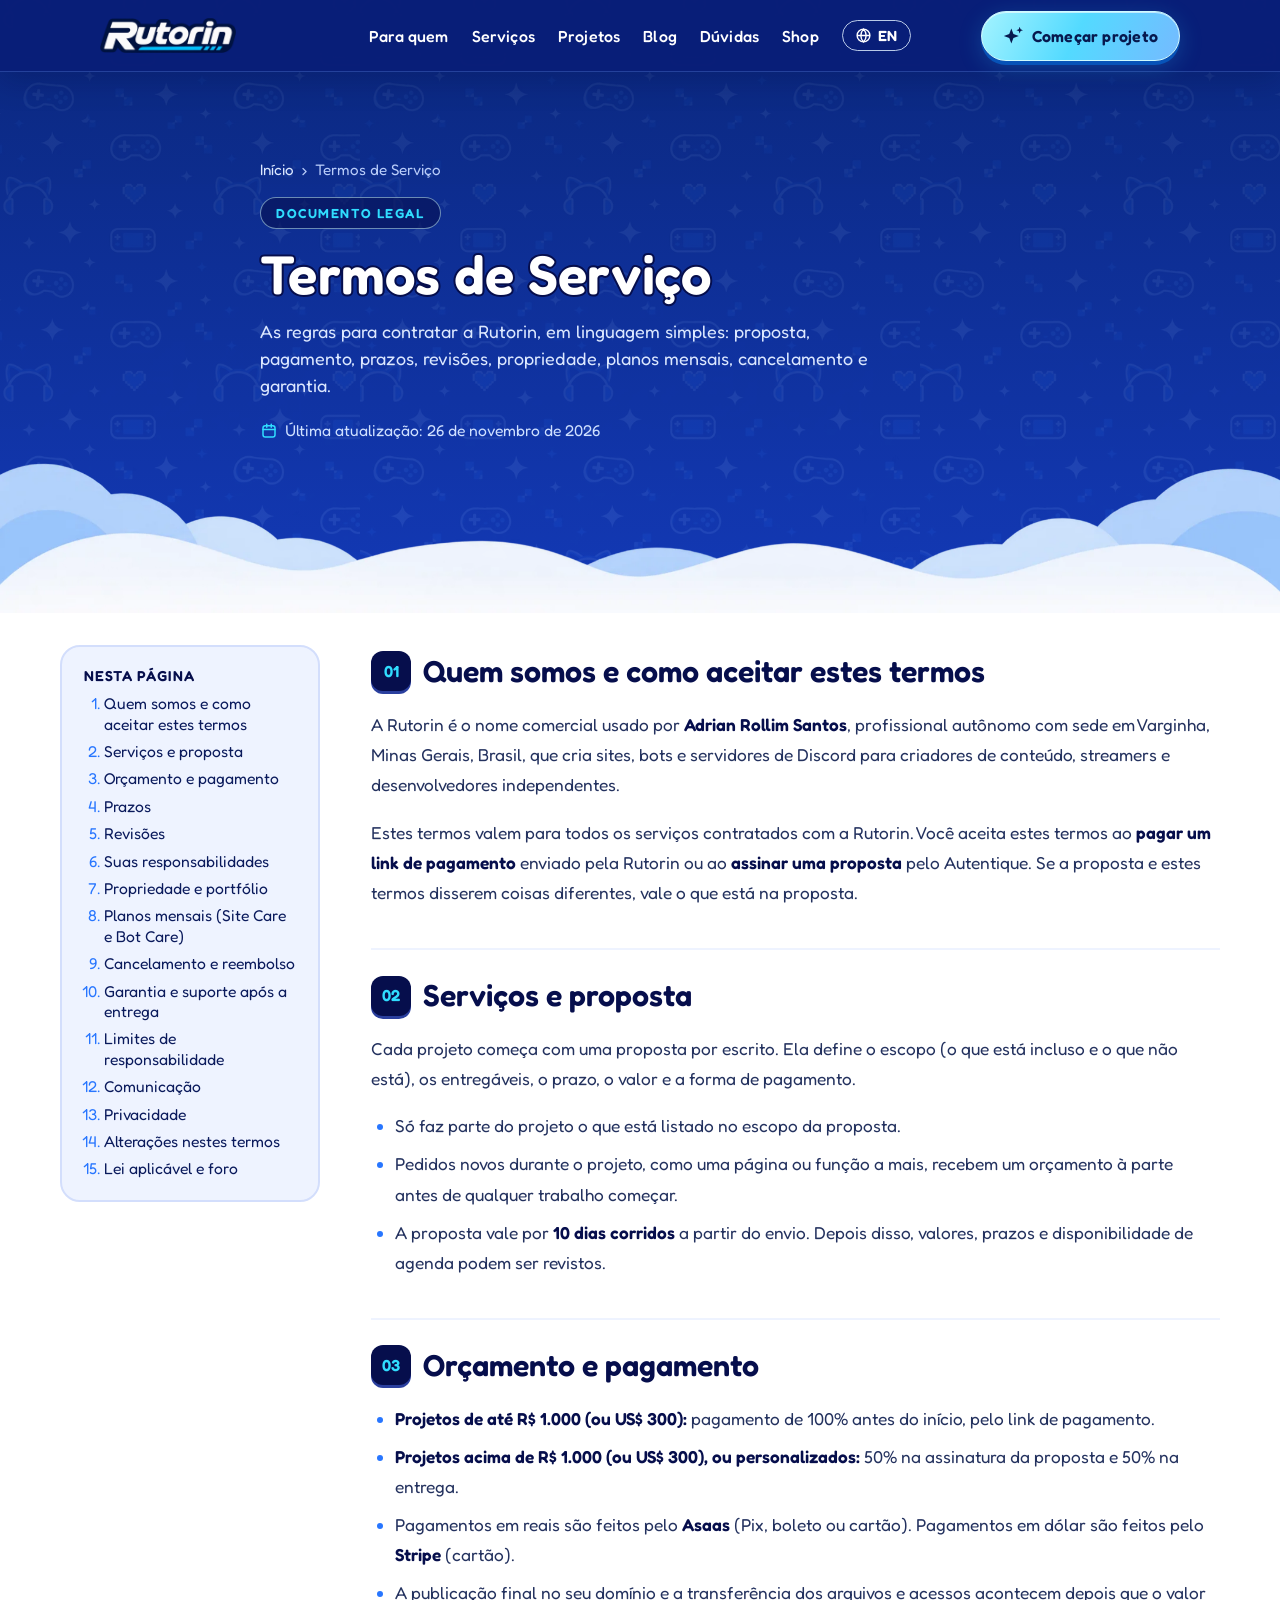
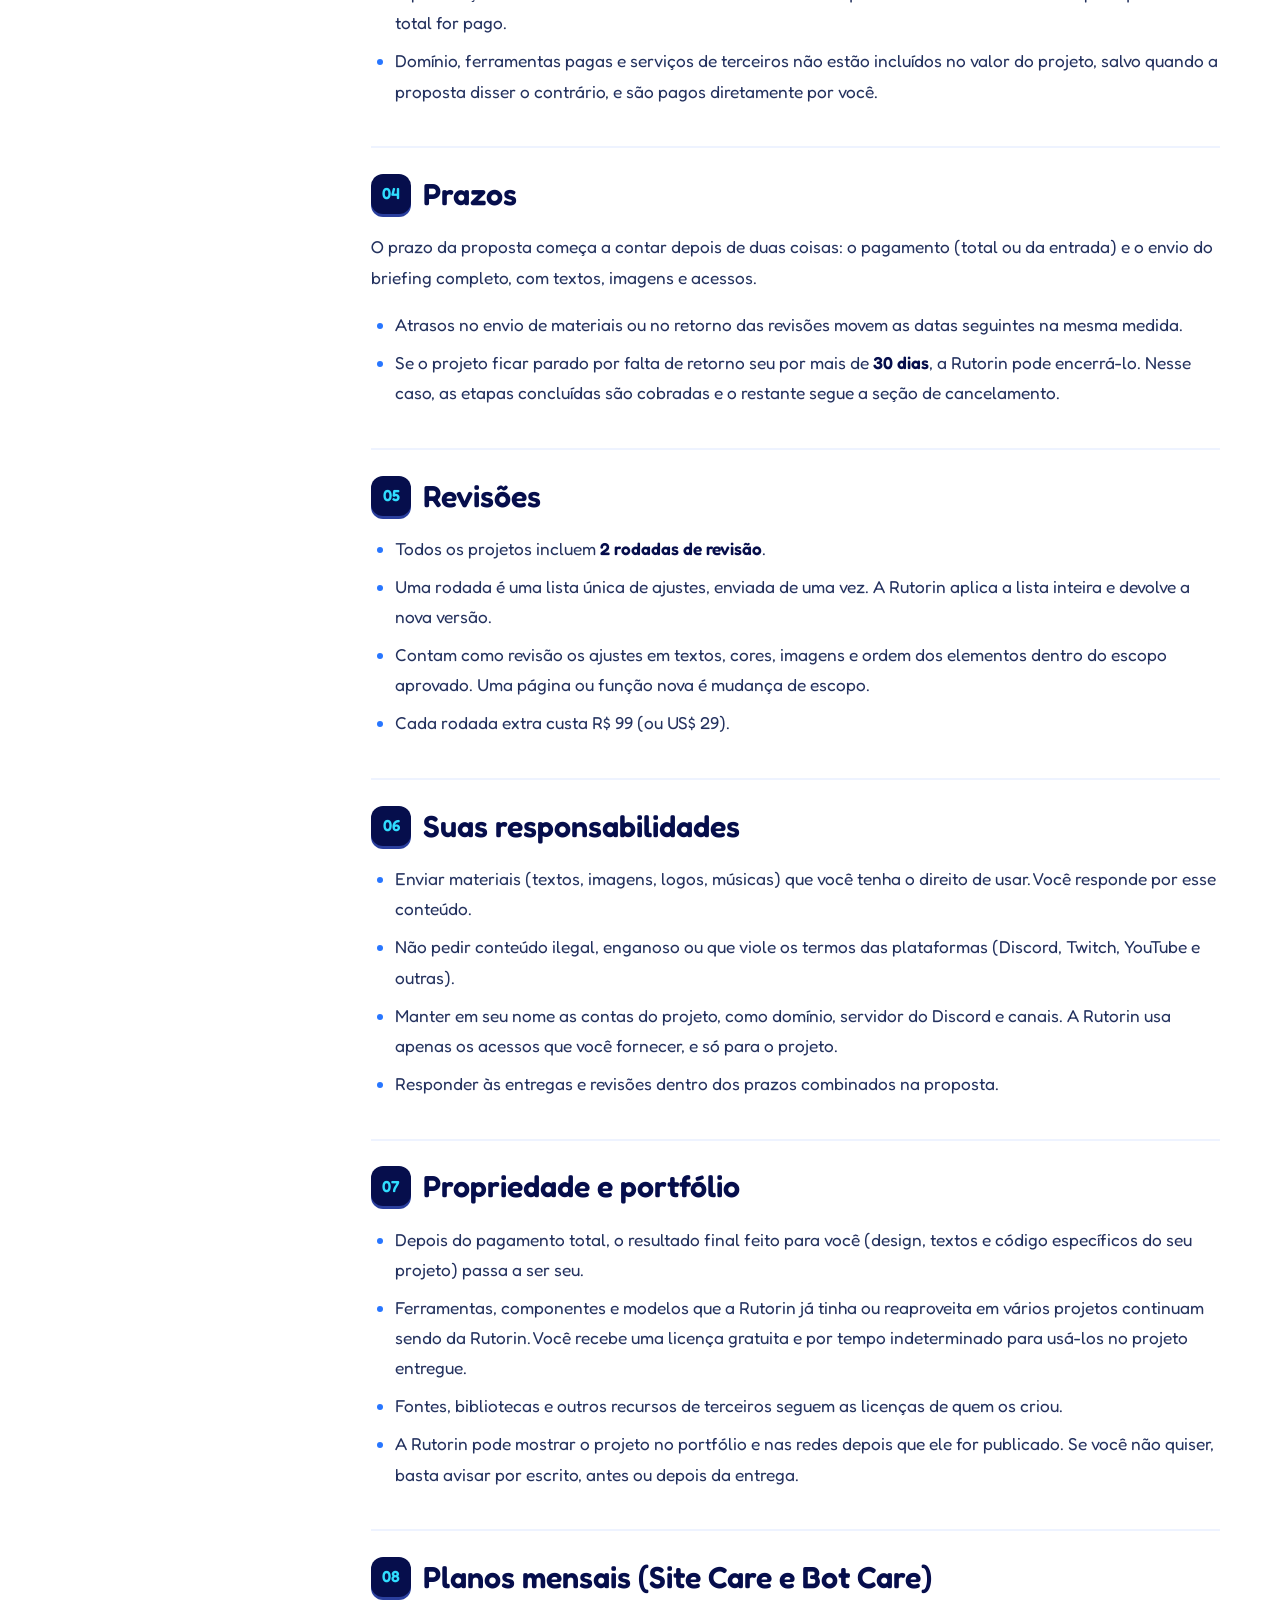
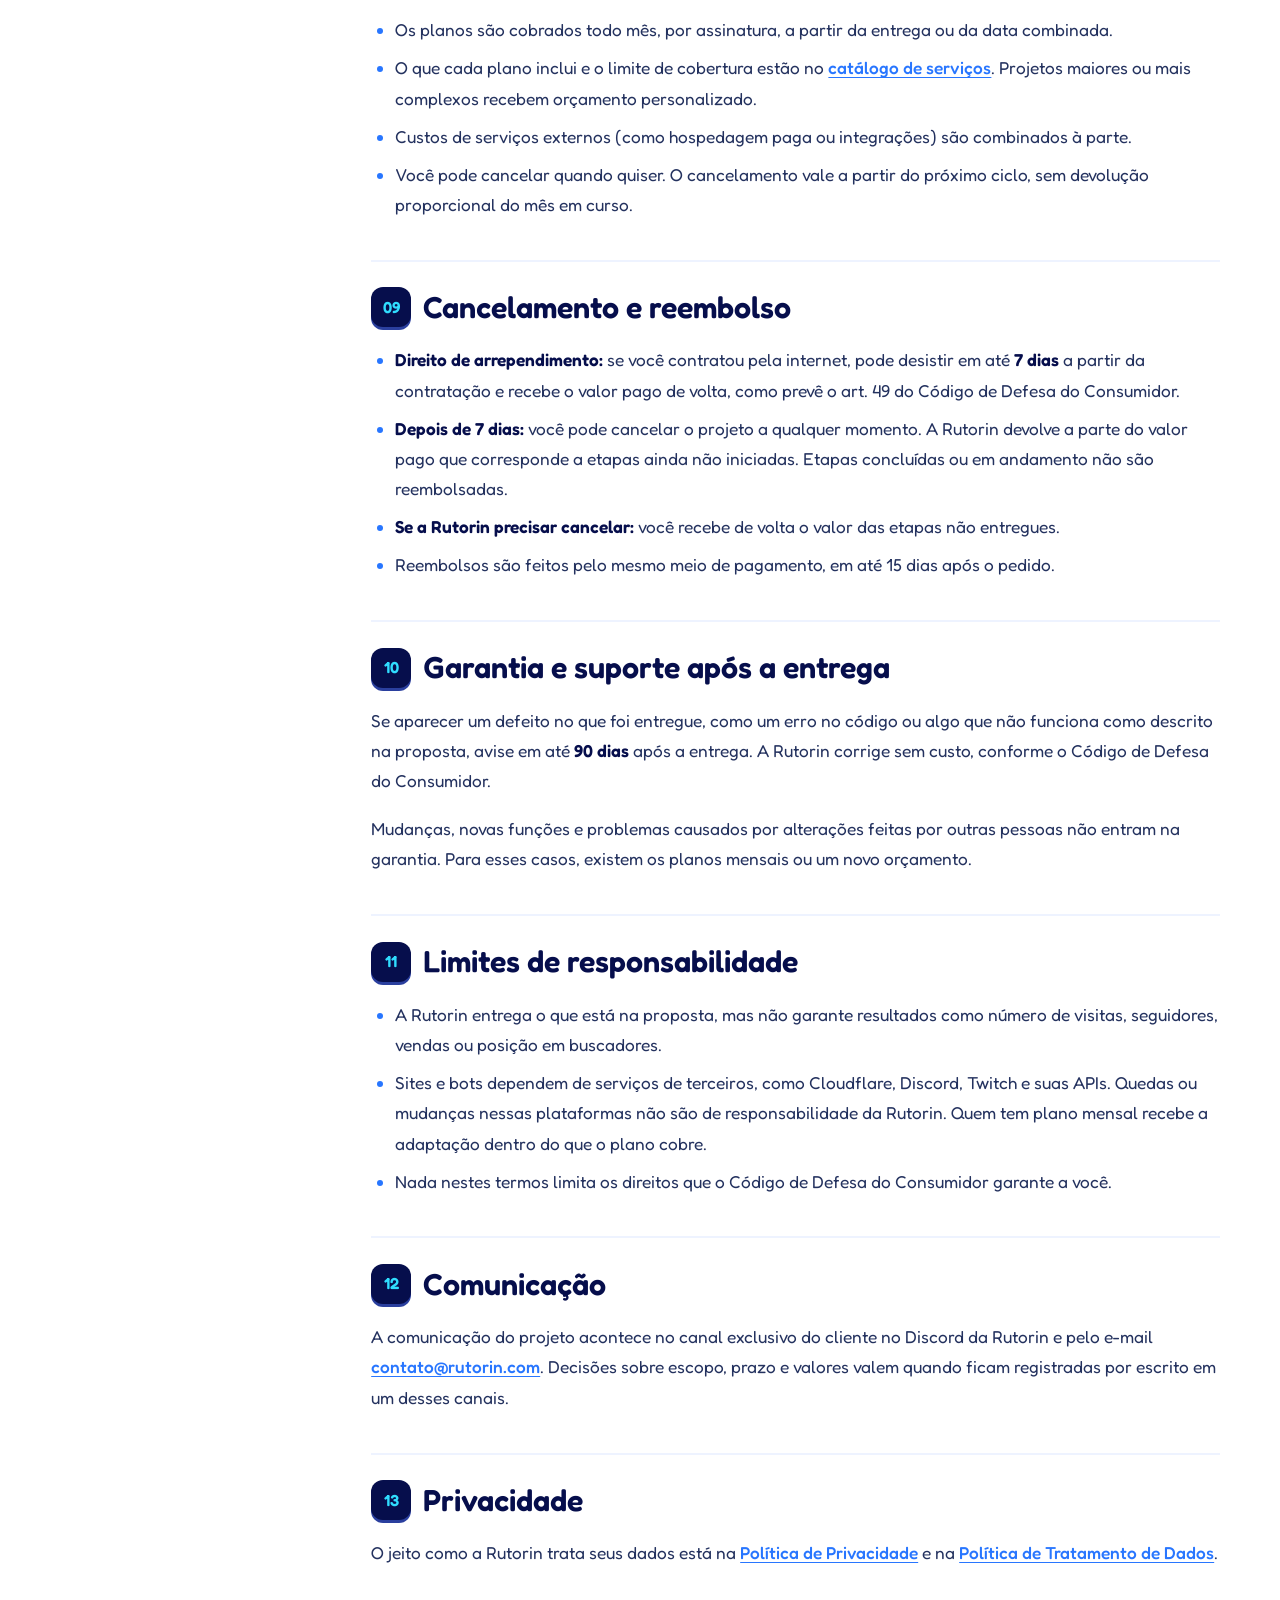
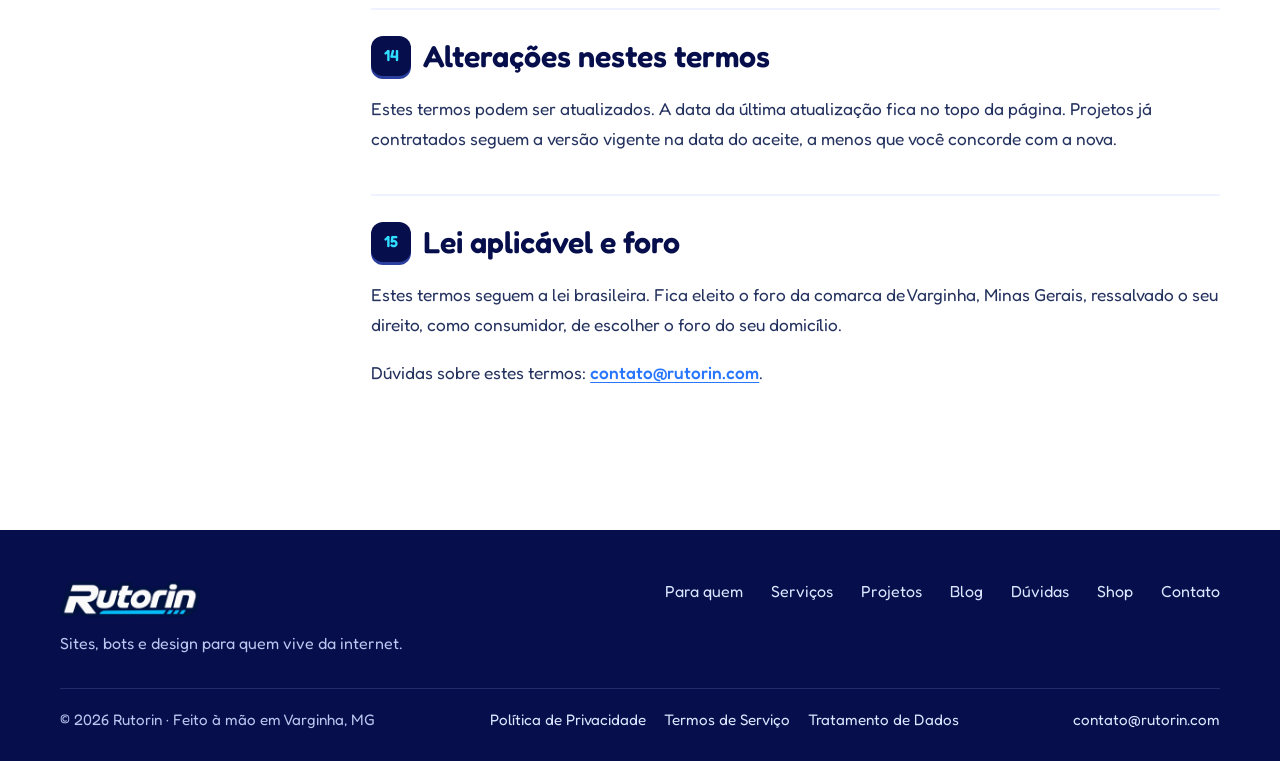
<file: termos/index.html>
<!doctype html>
<html lang="pt-BR">
<head>
  <meta charset="UTF-8">
  <meta name="viewport" content="width=device-width, initial-scale=1">
  <meta name="theme-color" content="#0b206e">
  <title>Termos de Serviço · Rutorin</title>
  <meta name="description" content="As regras para contratar a Rutorin: proposta, pagamento, prazos, revisões, propriedade, planos mensais, cancelamento e garantia.">
  <link rel="canonical" href="https://rutorin.com/termos/">
  <link rel="alternate" hreflang="pt" href="https://rutorin.com/termos/">
  <link rel="alternate" hreflang="en" href="https://rutorin.com/en/terms/">
  <link rel="alternate" hreflang="x-default" href="https://rutorin.com/en/terms/">
  <meta property="og:type" content="website">
  <meta property="og:locale" content="pt_BR">
  <meta property="og:site_name" content="Rutorin">
  <meta property="og:url" content="https://rutorin.com/termos/">
  <meta property="og:title" content="Termos de Serviço · Rutorin">
  <meta property="og:description" content="As regras para contratar a Rutorin: proposta, pagamento, prazos, revisões, propriedade, planos mensais, cancelamento e garantia.">
  <meta property="og:image" content="https://rutorin.com/assets/og-image.jpg">
  <link rel="icon" type="image/png" sizes="32x32" href="../assets/favicon-32.png">
  <link rel="icon" type="image/png" sizes="192x192" href="../assets/favicon-192.png">
  <link rel="apple-touch-icon" sizes="180x180" href="../assets/apple-touch-icon.png">
  <link rel="preload" href="../assets/fredoka-600.ttf" as="font" type="font/ttf" crossorigin>
  <!-- Google Analytics (GA4): troque G-XXXXXXXXXX pelo seu ID e apague as linhas de comentário em volta.
  <script async src="https://www.googletagmanager.com/gtag/js?id=G-XXXXXXXXXX"></script>
  <script>window.dataLayer=window.dataLayer||[];function gtag(){dataLayer.push(arguments)}gtag('js',new Date());gtag('config','G-XXXXXXXXXX');</script>
  -->
  <link rel="stylesheet" href="../styles.css">
  <script>document.documentElement.classList.add('js')</script>
  <script src="../script.js" defer></script>
</head>
<body class="page-blog page-legal">
  <svg class="icon-library" xmlns="http://www.w3.org/2000/svg" aria-hidden="true">
    <symbol id="close" viewBox="0 0 24 24"><path d="m6 6 12 12M18 6 6 18" fill="none" stroke="currentColor" stroke-width="2" stroke-linecap="round"/></symbol>
    <symbol id="menu" viewBox="0 0 24 24"><path d="M4 6h16M4 12h16M4 18h16" fill="none" stroke="currentColor" stroke-width="2" stroke-linecap="round"/></symbol>
    <symbol id="sparkles" viewBox="0 0 24 24"><path d="m10 3 2.5 6.5L19 12l-6.5 2.5L10 21l-2.5-6.5L1 12l6.5-2.5L10 3Zm10-2 1.1 2.9L24 5l-2.9 1.1L20 9l-1.1-2.9L16 5l2.9-1.1L20 1Z" fill="currentColor"/></symbol>
    <symbol id="play" viewBox="0 0 24 24"><path d="M7 4.5v15a1 1 0 0 0 1.5.86l12-7.5a1 1 0 0 0 0-1.72l-12-7.5A1 1 0 0 0 7 4.5Z" fill="currentColor"/></symbol>
    <symbol id="arrow" viewBox="0 0 24 24"><path d="M5 12h14m-6-6 6 6-6 6" fill="none" stroke="currentColor" stroke-width="2.2" stroke-linecap="round" stroke-linejoin="round"/></symbol>
    <symbol id="arrow-left" viewBox="0 0 24 24"><path d="M19 12H5m6-6-6 6 6 6" fill="none" stroke="currentColor" stroke-width="2.2" stroke-linecap="round" stroke-linejoin="round"/></symbol>
    <symbol id="globe" viewBox="0 0 24 24"><circle cx="12" cy="12" r="9" fill="none" stroke="currentColor" stroke-width="2"/><path d="M3 12h18M12 3c2.5 2.6 3.8 5.6 3.8 9s-1.3 6.4-3.8 9c-2.5-2.6-3.8-5.6-3.8-9S9.5 5.6 12 3Z" fill="none" stroke="currentColor" stroke-width="2" stroke-linejoin="round"/></symbol>
    <symbol id="lock" viewBox="0 0 24 24"><rect x="5" y="10" width="14" height="10" rx="3" fill="none" stroke="currentColor" stroke-width="2"/><path d="M8 10V7a4 4 0 0 1 8 0v3" fill="none" stroke="currentColor" stroke-width="2" stroke-linecap="round"/></symbol>
    <symbol id="clock" viewBox="0 0 24 24"><circle cx="12" cy="12" r="9" fill="none" stroke="currentColor" stroke-width="2"/><path d="M12 7v5l3 2" fill="none" stroke="currentColor" stroke-width="2" stroke-linecap="round"/></symbol>
    <symbol id="calendar" viewBox="0 0 24 24"><rect x="4" y="5" width="16" height="15" rx="3" fill="none" stroke="currentColor" stroke-width="2"/><path d="M4 10h16M9 3v4M15 3v4" stroke="currentColor" stroke-width="2" stroke-linecap="round"/></symbol>
    <symbol id="link" viewBox="0 0 24 24"><path d="M10 14a4 4 0 0 0 5.7 0l3-3a4 4 0 0 0-5.7-5.7l-1 1M14 10a4 4 0 0 0-5.7 0l-3 3a4 4 0 0 0 5.7 5.7l1-1" fill="none" stroke="currentColor" stroke-width="2" stroke-linecap="round"/></symbol>
    <symbol id="rss" viewBox="0 0 24 24"><path d="M5 5a14 14 0 0 1 14 14M5 11a8 8 0 0 1 8 8" fill="none" stroke="currentColor" stroke-width="2.2" stroke-linecap="round"/><circle cx="6" cy="18" r="1.8" fill="currentColor"/></symbol>
  </svg>

  <header class="site-header is-solid">
    <div class="header-inner">
      <a class="brand" href="../" aria-label="Rutorin, página inicial" draggable="false"><img src="../assets/rutorin-logo.webp" alt="Rutorin" width="600" height="152" draggable="false"></a>
      <nav class="desktop-nav" aria-label="Navegação principal">
        <a class="nav-link" href="../#classes">Para quem</a>
        <a class="nav-link" href="../servicos/">Serviços</a>
        <a class="nav-link" href="../#projetos">Projetos</a>
        <a class="nav-link" href="../blog/">Blog</a>
        <a class="nav-link" href="../#duvidas">Dúvidas</a>
        <a class="nav-link" href="https://ko-fi.com/rutorin/shop" target="_blank" rel="noopener noreferrer">Shop<span class="visually-hidden"> (abre em nova aba)</span></a>
        <a class="lang-switch" href="../en/terms/" hreflang="en" lang="en" data-lang-switch="en" aria-label="English version"><svg aria-hidden="true"><use href="#globe"></use></svg>EN</a>
      </nav>
      <a class="commission-button" href="../#contato"><svg class="commission-icon" aria-hidden="true"><use href="#sparkles"></use></svg><span>Começar projeto</span><span class="commission-sheen" aria-hidden="true"></span></a>
      <button class="menu-button" popovertarget="mobile-menu" aria-label="Abrir menu"><svg><use href="#menu"></use></svg></button>
    </div>
  </header>

  <nav class="mobile-menu" id="mobile-menu" popover aria-label="Menu">
    <div class="mobile-menu-heading"><span>Explore a Rutorin</span><button class="close-button" popovertarget="mobile-menu" popovertargetaction="hide" aria-label="Fechar menu"><svg><use href="#close"></use></svg></button></div>
    <a href="../#classes">Para quem</a>
    <a href="../servicos/">Serviços</a>
    <a href="../#projetos">Projetos</a>
    <a href="../blog/">Blog</a>
    <a href="../#duvidas">Dúvidas</a>
    <a href="https://ko-fi.com/rutorin/shop" target="_blank" rel="noopener noreferrer">Shop</a>
    <a href="../en/terms/" hreflang="en" lang="en" data-lang-switch="en" class="mobile-lang"><svg aria-hidden="true"><use href="#globe"></use></svg>English version</a>
    <a href="../#contato" class="mobile-cta">Começar meu projeto</a>
  </nav>

  <main>
    <header class="blog-hero post-hero legal-hero">
      <div class="container blog-hero-inner">
        <nav class="breadcrumb" aria-label="Você está em"><a href="../">Início</a><span aria-hidden="true">›</span><span>Termos de Serviço</span></nav>
        <span class="hud-chip hud-chip-light">Documento legal</span>
        <h1>Termos de Serviço</h1>
        <p>As regras para contratar a Rutorin, em linguagem simples: proposta, pagamento, prazos, revisões, propriedade, planos mensais, cancelamento e garantia.</p>
        <div class="post-hero-meta"><span><svg aria-hidden="true"><use href="#calendar"></use></svg>Última atualização: 26 de novembro de 2026</span></div>
      </div>
      <img class="blog-hero-cloud" src="../assets/cloud-divider.webp" alt="" width="2172" height="724" aria-hidden="true">
    </header>

    <div class="container legal-layout">
      <nav class="legal-toc" aria-labelledby="toc-title">
        <p id="toc-title">Nesta página</p>
        <ol>
          <li><a href="#quem-somos">Quem somos e como aceitar estes termos</a></li>
          <li><a href="#servicos">Serviços e proposta</a></li>
          <li><a href="#pagamento">Orçamento e pagamento</a></li>
          <li><a href="#prazos">Prazos</a></li>
          <li><a href="#revisoes">Revisões</a></li>
          <li><a href="#cliente">Suas responsabilidades</a></li>
          <li><a href="#propriedade">Propriedade e portfólio</a></li>
          <li><a href="#planos">Planos mensais (Site Care e Bot Care)</a></li>
          <li><a href="#cancelamento">Cancelamento e reembolso</a></li>
          <li><a href="#garantia">Garantia e suporte após a entrega</a></li>
          <li><a href="#responsabilidade">Limites de responsabilidade</a></li>
          <li><a href="#comunicacao">Comunicação</a></li>
          <li><a href="#privacidade">Privacidade</a></li>
          <li><a href="#alteracoes">Alterações nestes termos</a></li>
          <li><a href="#foro">Lei aplicável e foro</a></li>
        </ol>
      </nav>
      <div class="prose legal-prose">
        <section class="legal-section" id="quem-somos" aria-labelledby="quem-somos-t">
          <h2 id="quem-somos-t"><span class="legal-num">01</span>Quem somos e como aceitar estes termos</h2>
<p>A Rutorin é o nome comercial usado por <strong>Adrian Rollim Santos</strong>, profissional autônomo com sede em Varginha, Minas Gerais, Brasil, que cria sites, bots e servidores de Discord para criadores de conteúdo, streamers e desenvolvedores independentes.</p>
<p>Estes termos valem para todos os serviços contratados com a Rutorin. Você aceita estes termos ao <strong>pagar um link de pagamento</strong> enviado pela Rutorin ou ao <strong>assinar uma proposta</strong> pelo Autentique. Se a proposta e estes termos disserem coisas diferentes, vale o que está na proposta.</p>
        </section>
        <section class="legal-section" id="servicos" aria-labelledby="servicos-t">
          <h2 id="servicos-t"><span class="legal-num">02</span>Serviços e proposta</h2>
<p>Cada projeto começa com uma proposta por escrito. Ela define o escopo (o que está incluso e o que não está), os entregáveis, o prazo, o valor e a forma de pagamento.</p>
<ul>
<li>Só faz parte do projeto o que está listado no escopo da proposta.</li>
<li>Pedidos novos durante o projeto, como uma página ou função a mais, recebem um orçamento à parte antes de qualquer trabalho começar.</li>
<li>A proposta vale por <strong>10 dias corridos</strong> a partir do envio. Depois disso, valores, prazos e disponibilidade de agenda podem ser revistos.</li>
</ul>
        </section>
        <section class="legal-section" id="pagamento" aria-labelledby="pagamento-t">
          <h2 id="pagamento-t"><span class="legal-num">03</span>Orçamento e pagamento</h2>
<ul>
<li><strong>Projetos de até R$ 1.000 (ou US$ 300):</strong> pagamento de 100% antes do início, pelo link de pagamento.</li>
<li><strong>Projetos acima de R$ 1.000 (ou US$ 300), ou personalizados:</strong> 50% na assinatura da proposta e 50% na entrega.</li>
<li>Pagamentos em reais são feitos pelo <strong>Asaas</strong> (Pix, boleto ou cartão). Pagamentos em dólar são feitos pelo <strong>Stripe</strong> (cartão).</li>
<li>A publicação final no seu domínio e a transferência dos arquivos e acessos acontecem depois que o valor total for pago.</li>
<li>Domínio, ferramentas pagas e serviços de terceiros não estão incluídos no valor do projeto, salvo quando a proposta disser o contrário, e são pagos diretamente por você.</li>
</ul>
        </section>
        <section class="legal-section" id="prazos" aria-labelledby="prazos-t">
          <h2 id="prazos-t"><span class="legal-num">04</span>Prazos</h2>
<p>O prazo da proposta começa a contar depois de duas coisas: o pagamento (total ou da entrada) e o envio do briefing completo, com textos, imagens e acessos.</p>
<ul>
<li>Atrasos no envio de materiais ou no retorno das revisões movem as datas seguintes na mesma medida.</li>
<li>Se o projeto ficar parado por falta de retorno seu por mais de <strong>30 dias</strong>, a Rutorin pode encerrá-lo. Nesse caso, as etapas concluídas são cobradas e o restante segue a seção de cancelamento.</li>
</ul>
        </section>
        <section class="legal-section" id="revisoes" aria-labelledby="revisoes-t">
          <h2 id="revisoes-t"><span class="legal-num">05</span>Revisões</h2>
<ul>
<li>Todos os projetos incluem <strong>2 rodadas de revisão</strong>.</li>
<li>Uma rodada é uma lista única de ajustes, enviada de uma vez. A Rutorin aplica a lista inteira e devolve a nova versão.</li>
<li>Contam como revisão os ajustes em textos, cores, imagens e ordem dos elementos dentro do escopo aprovado. Uma página ou função nova é mudança de escopo.</li>
<li>Cada rodada extra custa R$ 99 (ou US$ 29).</li>
</ul>
        </section>
        <section class="legal-section" id="cliente" aria-labelledby="cliente-t">
          <h2 id="cliente-t"><span class="legal-num">06</span>Suas responsabilidades</h2>
<ul>
<li>Enviar materiais (textos, imagens, logos, músicas) que você tenha o direito de usar. Você responde por esse conteúdo.</li>
<li>Não pedir conteúdo ilegal, enganoso ou que viole os termos das plataformas (Discord, Twitch, YouTube e outras).</li>
<li>Manter em seu nome as contas do projeto, como domínio, servidor do Discord e canais. A Rutorin usa apenas os acessos que você fornecer, e só para o projeto.</li>
<li>Responder às entregas e revisões dentro dos prazos combinados na proposta.</li>
</ul>
        </section>
        <section class="legal-section" id="propriedade" aria-labelledby="propriedade-t">
          <h2 id="propriedade-t"><span class="legal-num">07</span>Propriedade e portfólio</h2>
<ul>
<li>Depois do pagamento total, o resultado final feito para você (design, textos e código específicos do seu projeto) passa a ser seu.</li>
<li>Ferramentas, componentes e modelos que a Rutorin já tinha ou reaproveita em vários projetos continuam sendo da Rutorin. Você recebe uma licença gratuita e por tempo indeterminado para usá-los no projeto entregue.</li>
<li>Fontes, bibliotecas e outros recursos de terceiros seguem as licenças de quem os criou.</li>
<li>A Rutorin pode mostrar o projeto no portfólio e nas redes depois que ele for publicado. Se você não quiser, basta avisar por escrito, antes ou depois da entrega.</li>
</ul>
        </section>
        <section class="legal-section" id="planos" aria-labelledby="planos-t">
          <h2 id="planos-t"><span class="legal-num">08</span>Planos mensais (Site Care e Bot Care)</h2>
<ul>
<li>Os planos são cobrados todo mês, por assinatura, a partir da entrega ou da data combinada.</li>
<li>O que cada plano inclui e o limite de cobertura estão no <a href="../servicos/#planos">catálogo de serviços</a>. Projetos maiores ou mais complexos recebem orçamento personalizado.</li>
<li>Custos de serviços externos (como hospedagem paga ou integrações) são combinados à parte.</li>
<li>Você pode cancelar quando quiser. O cancelamento vale a partir do próximo ciclo, sem devolução proporcional do mês em curso.</li>
</ul>
        </section>
        <section class="legal-section" id="cancelamento" aria-labelledby="cancelamento-t">
          <h2 id="cancelamento-t"><span class="legal-num">09</span>Cancelamento e reembolso</h2>
<ul>
<li><strong>Direito de arrependimento:</strong> se você contratou pela internet, pode desistir em até <strong>7 dias</strong> a partir da contratação e recebe o valor pago de volta, como prevê o art. 49 do Código de Defesa do Consumidor.</li>
<li><strong>Depois de 7 dias:</strong> você pode cancelar o projeto a qualquer momento. A Rutorin devolve a parte do valor pago que corresponde a etapas ainda não iniciadas. Etapas concluídas ou em andamento não são reembolsadas.</li>
<li><strong>Se a Rutorin precisar cancelar:</strong> você recebe de volta o valor das etapas não entregues.</li>
<li>Reembolsos são feitos pelo mesmo meio de pagamento, em até 15 dias após o pedido.</li>
</ul>
        </section>
        <section class="legal-section" id="garantia" aria-labelledby="garantia-t">
          <h2 id="garantia-t"><span class="legal-num">10</span>Garantia e suporte após a entrega</h2>
<p>Se aparecer um defeito no que foi entregue, como um erro no código ou algo que não funciona como descrito na proposta, avise em até <strong>90 dias</strong> após a entrega. A Rutorin corrige sem custo, conforme o Código de Defesa do Consumidor.</p>
<p>Mudanças, novas funções e problemas causados por alterações feitas por outras pessoas não entram na garantia. Para esses casos, existem os planos mensais ou um novo orçamento.</p>
        </section>
        <section class="legal-section" id="responsabilidade" aria-labelledby="responsabilidade-t">
          <h2 id="responsabilidade-t"><span class="legal-num">11</span>Limites de responsabilidade</h2>
<ul>
<li>A Rutorin entrega o que está na proposta, mas não garante resultados como número de visitas, seguidores, vendas ou posição em buscadores.</li>
<li>Sites e bots dependem de serviços de terceiros, como Cloudflare, Discord, Twitch e suas APIs. Quedas ou mudanças nessas plataformas não são de responsabilidade da Rutorin. Quem tem plano mensal recebe a adaptação dentro do que o plano cobre.</li>
<li>Nada nestes termos limita os direitos que o Código de Defesa do Consumidor garante a você.</li>
</ul>
        </section>
        <section class="legal-section" id="comunicacao" aria-labelledby="comunicacao-t">
          <h2 id="comunicacao-t"><span class="legal-num">12</span>Comunicação</h2>
<p>A comunicação do projeto acontece no canal exclusivo do cliente no Discord da Rutorin e pelo e-mail <a href="mailto:contato@rutorin.com">contato@rutorin.com</a>. Decisões sobre escopo, prazo e valores valem quando ficam registradas por escrito em um desses canais.</p>
        </section>
        <section class="legal-section" id="privacidade" aria-labelledby="privacidade-t">
          <h2 id="privacidade-t"><span class="legal-num">13</span>Privacidade</h2>
<p>O jeito como a Rutorin trata seus dados está na <a href="../privacidade/">Política de Privacidade</a> e na <a href="../tratamento-de-dados/">Política de Tratamento de Dados</a>.</p>
        </section>
        <section class="legal-section" id="alteracoes" aria-labelledby="alteracoes-t">
          <h2 id="alteracoes-t"><span class="legal-num">14</span>Alterações nestes termos</h2>
<p>Estes termos podem ser atualizados. A data da última atualização fica no topo da página. Projetos já contratados seguem a versão vigente na data do aceite, a menos que você concorde com a nova.</p>
        </section>
        <section class="legal-section" id="foro" aria-labelledby="foro-t">
          <h2 id="foro-t"><span class="legal-num">15</span>Lei aplicável e foro</h2>
<p>Estes termos seguem a lei brasileira. Fica eleito o foro da comarca de Varginha, Minas Gerais, ressalvado o seu direito, como consumidor, de escolher o foro do seu domicílio.</p>
<p>Dúvidas sobre estes termos: <a href="mailto:contato@rutorin.com">contato@rutorin.com</a>.</p>
        </section>
      </div>
    </div>
  </main>

  <footer class="site-footer">
    <div class="container footer-inner">
      <div class="footer-brand">
        <img src="../assets/rutorin-logo.webp" alt="Rutorin" width="600" height="152" loading="lazy">
        <p>Sites, bots e design para quem vive da internet.</p>
      </div>
      <nav class="footer-nav" aria-label="Rodapé">
        <a href="../#classes">Para quem</a>
        <a href="../servicos/">Serviços</a>
        <a href="../#projetos">Projetos</a>
        <a href="../blog/">Blog</a>
        <a href="../#duvidas">Dúvidas</a>
        <a href="https://ko-fi.com/rutorin/shop" target="_blank" rel="noopener noreferrer">Shop</a>
        <a href="../#contato">Contato</a>
      </nav>
    </div>
    <div class="container footer-bottom">
      <span>© <span data-year>2026</span> Rutorin · Feito à mão em Varginha, MG</span>
      <nav class="footer-legal" aria-label="Documentos legais"><a href="../privacidade/">Política de Privacidade</a><a href="../termos/">Termos de Serviço</a><a href="../tratamento-de-dados/">Tratamento de Dados</a></nav>
      <a href="mailto:contato@rutorin.com">contato@rutorin.com</a>
    </div>
  </footer>
</body>
</html>
</file>
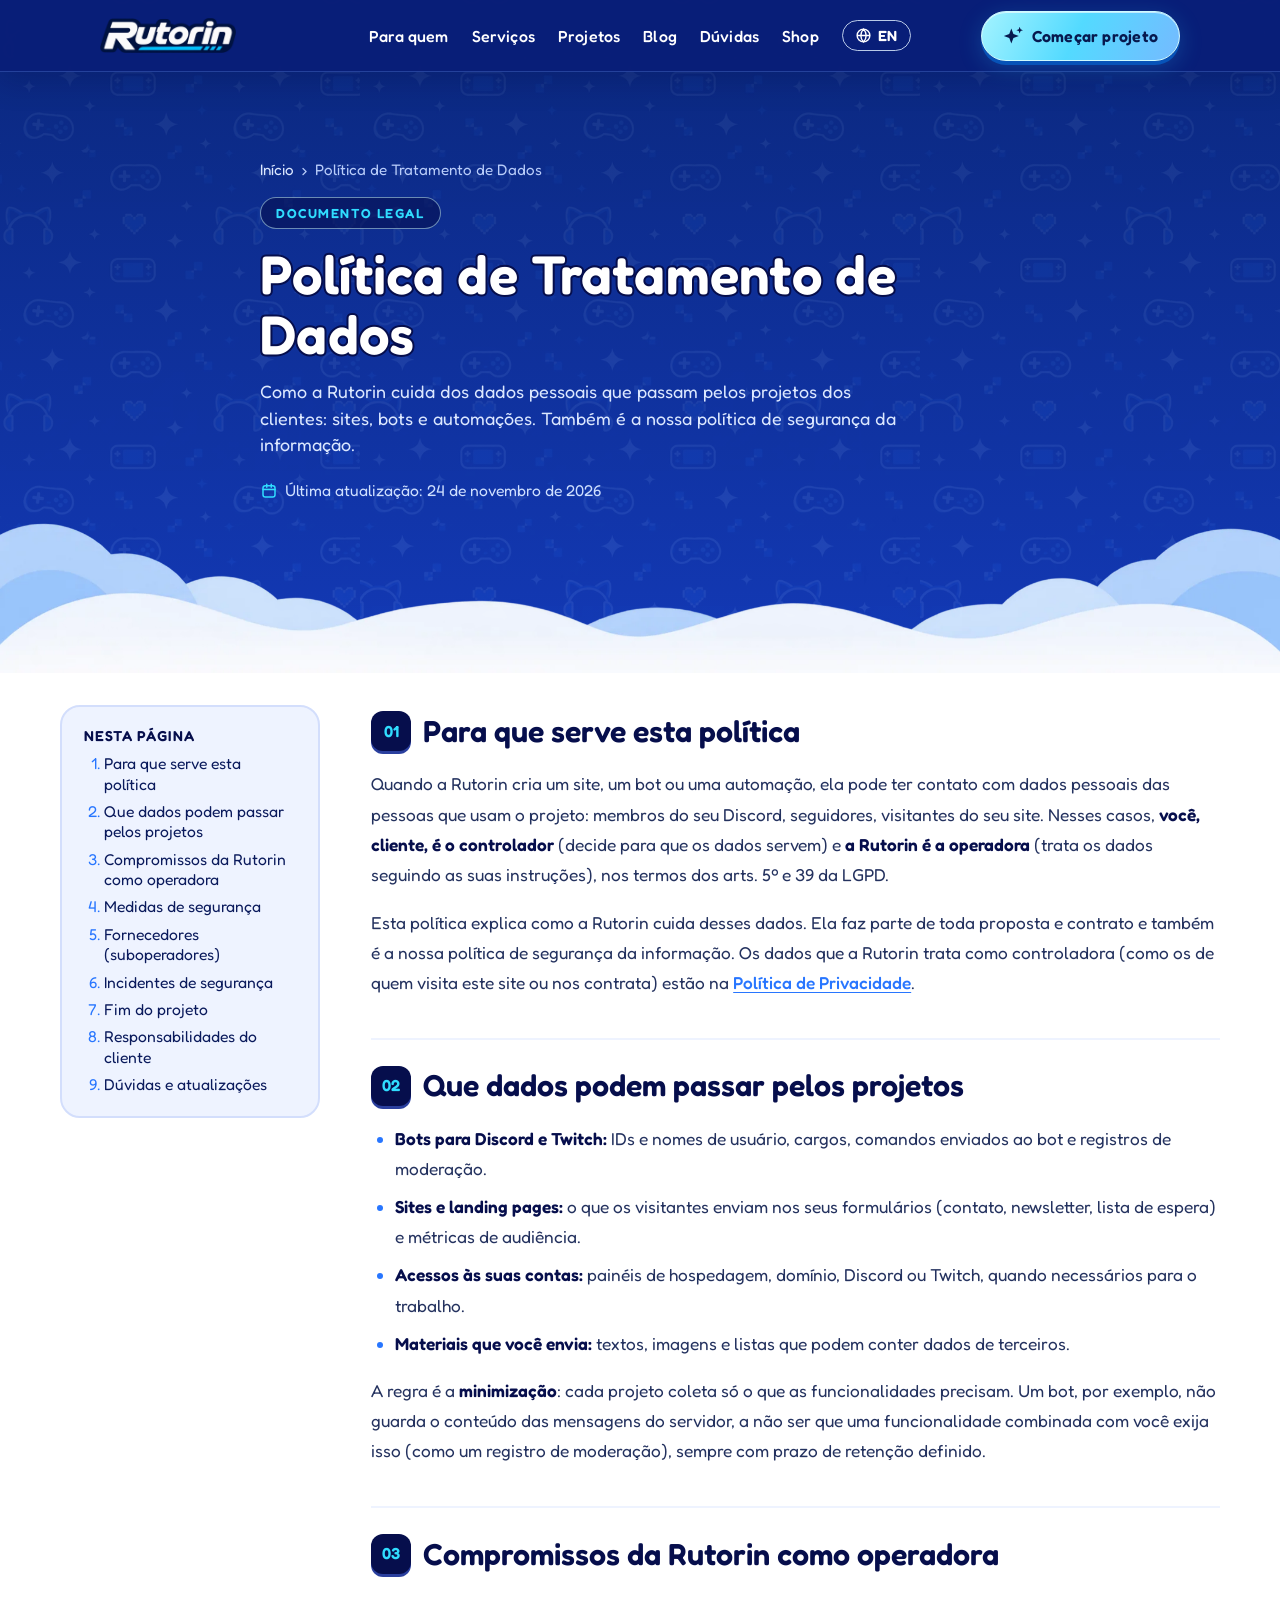
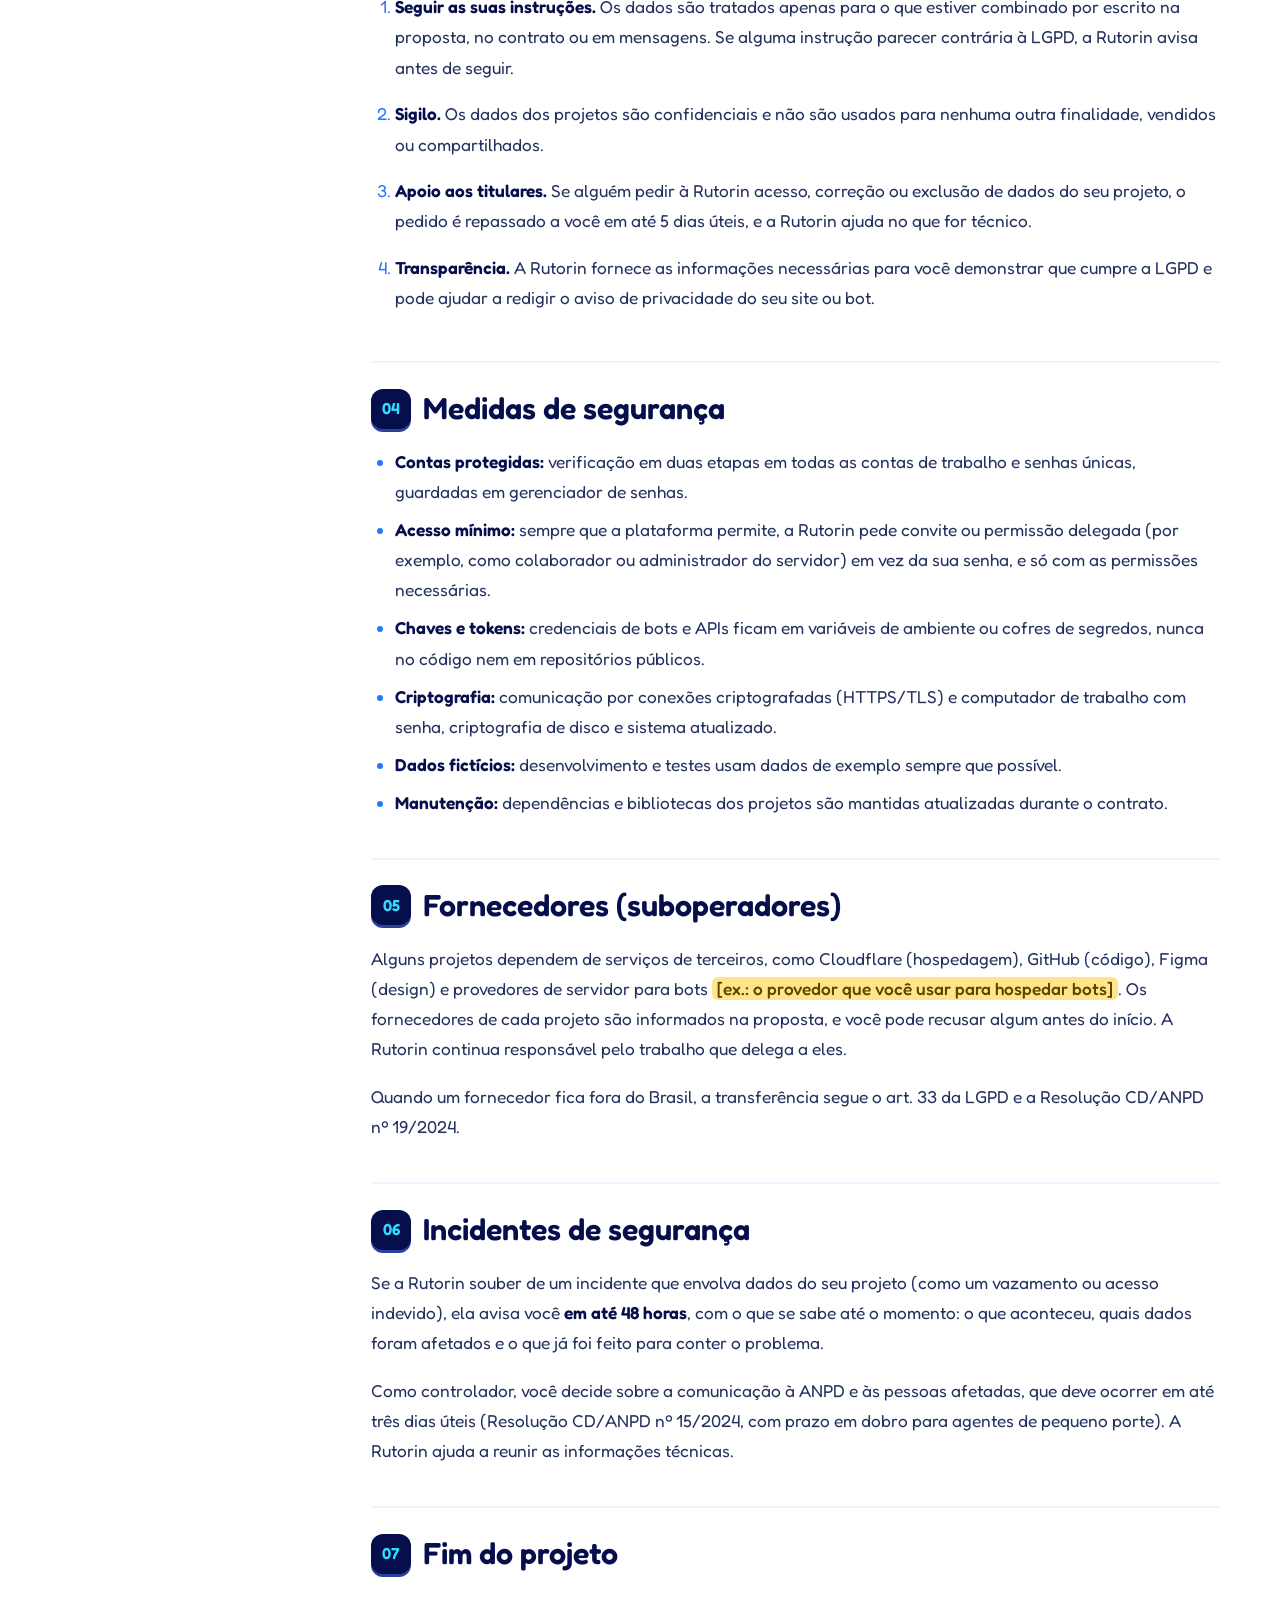
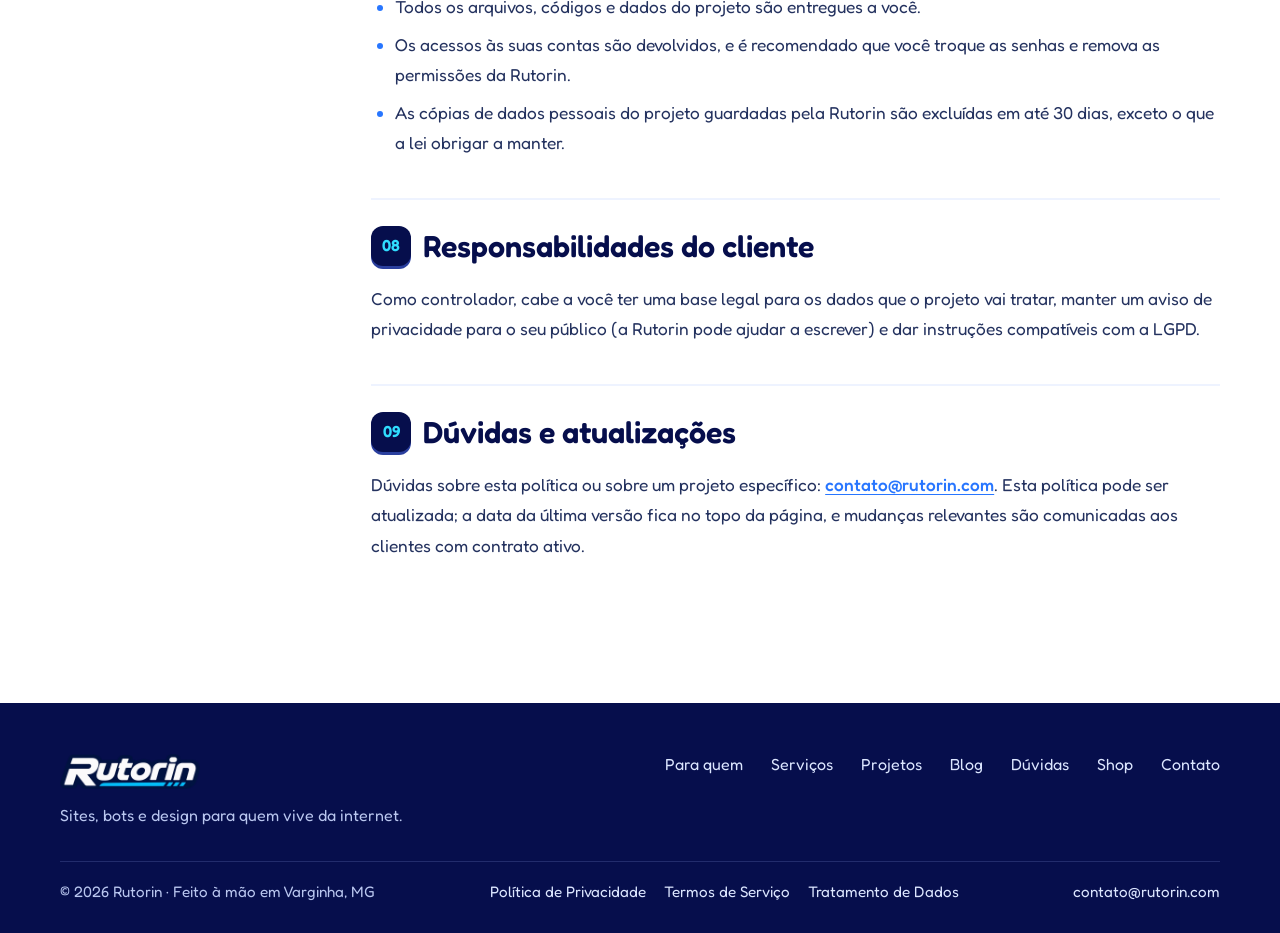
<file: tratamento-de-dados/index.html>
<!doctype html>
<html lang="pt-BR">
<head>
  <meta charset="UTF-8">
  <meta name="viewport" content="width=device-width, initial-scale=1">
  <meta name="theme-color" content="#0b206e">
  <title>Política de Tratamento de Dados · Rutorin</title>
  <meta name="description" content="Como a Rutorin trata, como operadora, os dados pessoais dos projetos dos clientes, e quais medidas de segurança adota.">
  <link rel="canonical" href="https://rutorin.com/tratamento-de-dados/">
  <link rel="alternate" hreflang="pt" href="https://rutorin.com/tratamento-de-dados/">
  <link rel="alternate" hreflang="en" href="https://rutorin.com/en/data-processing/">
  <link rel="alternate" hreflang="x-default" href="https://rutorin.com/en/data-processing/">
  <meta property="og:type" content="website">
  <meta property="og:locale" content="pt_BR">
  <meta property="og:site_name" content="Rutorin">
  <meta property="og:url" content="https://rutorin.com/tratamento-de-dados/">
  <meta property="og:title" content="Política de Tratamento de Dados · Rutorin">
  <meta property="og:description" content="Como a Rutorin trata, como operadora, os dados pessoais dos projetos dos clientes, e quais medidas de segurança adota.">
  <meta property="og:image" content="https://rutorin.com/assets/og-image.jpg">
  <link rel="icon" type="image/png" sizes="32x32" href="../assets/favicon-32.png">
  <link rel="icon" type="image/png" sizes="192x192" href="../assets/favicon-192.png">
  <link rel="apple-touch-icon" sizes="180x180" href="../assets/apple-touch-icon.png">
  <link rel="preload" href="../assets/fredoka-600.ttf" as="font" type="font/ttf" crossorigin>
  <!-- Google Analytics (GA4): troque G-XXXXXXXXXX pelo seu ID e apague as linhas de comentário em volta.
  <script async src="https://www.googletagmanager.com/gtag/js?id=G-XXXXXXXXXX"></script>
  <script>window.dataLayer=window.dataLayer||[];function gtag(){dataLayer.push(arguments)}gtag('js',new Date());gtag('config','G-XXXXXXXXXX');</script>
  -->
  <link rel="stylesheet" href="../styles.css">
  <script>document.documentElement.classList.add('js')</script>
  <script src="../script.js" defer></script>
</head>
<body class="page-blog page-legal">
  <svg class="icon-library" xmlns="http://www.w3.org/2000/svg" aria-hidden="true">
    <symbol id="close" viewBox="0 0 24 24"><path d="m6 6 12 12M18 6 6 18" fill="none" stroke="currentColor" stroke-width="2" stroke-linecap="round"/></symbol>
    <symbol id="menu" viewBox="0 0 24 24"><path d="M4 6h16M4 12h16M4 18h16" fill="none" stroke="currentColor" stroke-width="2" stroke-linecap="round"/></symbol>
    <symbol id="sparkles" viewBox="0 0 24 24"><path d="m10 3 2.5 6.5L19 12l-6.5 2.5L10 21l-2.5-6.5L1 12l6.5-2.5L10 3Zm10-2 1.1 2.9L24 5l-2.9 1.1L20 9l-1.1-2.9L16 5l2.9-1.1L20 1Z" fill="currentColor"/></symbol>
    <symbol id="play" viewBox="0 0 24 24"><path d="M7 4.5v15a1 1 0 0 0 1.5.86l12-7.5a1 1 0 0 0 0-1.72l-12-7.5A1 1 0 0 0 7 4.5Z" fill="currentColor"/></symbol>
    <symbol id="arrow" viewBox="0 0 24 24"><path d="M5 12h14m-6-6 6 6-6 6" fill="none" stroke="currentColor" stroke-width="2.2" stroke-linecap="round" stroke-linejoin="round"/></symbol>
    <symbol id="arrow-left" viewBox="0 0 24 24"><path d="M19 12H5m6-6-6 6 6 6" fill="none" stroke="currentColor" stroke-width="2.2" stroke-linecap="round" stroke-linejoin="round"/></symbol>
    <symbol id="globe" viewBox="0 0 24 24"><circle cx="12" cy="12" r="9" fill="none" stroke="currentColor" stroke-width="2"/><path d="M3 12h18M12 3c2.5 2.6 3.8 5.6 3.8 9s-1.3 6.4-3.8 9c-2.5-2.6-3.8-5.6-3.8-9S9.5 5.6 12 3Z" fill="none" stroke="currentColor" stroke-width="2" stroke-linejoin="round"/></symbol>
    <symbol id="lock" viewBox="0 0 24 24"><rect x="5" y="10" width="14" height="10" rx="3" fill="none" stroke="currentColor" stroke-width="2"/><path d="M8 10V7a4 4 0 0 1 8 0v3" fill="none" stroke="currentColor" stroke-width="2" stroke-linecap="round"/></symbol>
    <symbol id="clock" viewBox="0 0 24 24"><circle cx="12" cy="12" r="9" fill="none" stroke="currentColor" stroke-width="2"/><path d="M12 7v5l3 2" fill="none" stroke="currentColor" stroke-width="2" stroke-linecap="round"/></symbol>
    <symbol id="calendar" viewBox="0 0 24 24"><rect x="4" y="5" width="16" height="15" rx="3" fill="none" stroke="currentColor" stroke-width="2"/><path d="M4 10h16M9 3v4M15 3v4" stroke="currentColor" stroke-width="2" stroke-linecap="round"/></symbol>
    <symbol id="link" viewBox="0 0 24 24"><path d="M10 14a4 4 0 0 0 5.7 0l3-3a4 4 0 0 0-5.7-5.7l-1 1M14 10a4 4 0 0 0-5.7 0l-3 3a4 4 0 0 0 5.7 5.7l1-1" fill="none" stroke="currentColor" stroke-width="2" stroke-linecap="round"/></symbol>
    <symbol id="rss" viewBox="0 0 24 24"><path d="M5 5a14 14 0 0 1 14 14M5 11a8 8 0 0 1 8 8" fill="none" stroke="currentColor" stroke-width="2.2" stroke-linecap="round"/><circle cx="6" cy="18" r="1.8" fill="currentColor"/></symbol>
  </svg>

  <header class="site-header is-solid">
    <div class="header-inner">
      <a class="brand" href="../" aria-label="Rutorin, página inicial" draggable="false"><img src="../assets/rutorin-logo.webp" alt="Rutorin" width="600" height="152" draggable="false"></a>
      <nav class="desktop-nav" aria-label="Navegação principal">
        <a class="nav-link" href="../#classes">Para quem</a>
        <a class="nav-link" href="../servicos/">Serviços</a>
        <a class="nav-link" href="../#projetos">Projetos</a>
        <a class="nav-link" href="../blog/">Blog</a>
        <a class="nav-link" href="../#duvidas">Dúvidas</a>
        <a class="nav-link" href="https://ko-fi.com/rutorin/shop" target="_blank" rel="noopener noreferrer">Shop<span class="visually-hidden"> (abre em nova aba)</span></a>
        <a class="lang-switch" href="../en/data-processing/" hreflang="en" lang="en" data-lang-switch="en" aria-label="English version"><svg aria-hidden="true"><use href="#globe"></use></svg>EN</a>
      </nav>
      <a class="commission-button" href="../#contato"><svg class="commission-icon" aria-hidden="true"><use href="#sparkles"></use></svg><span>Começar projeto</span><span class="commission-sheen" aria-hidden="true"></span></a>
      <button class="menu-button" popovertarget="mobile-menu" aria-label="Abrir menu"><svg><use href="#menu"></use></svg></button>
    </div>
  </header>

  <nav class="mobile-menu" id="mobile-menu" popover aria-label="Menu">
    <div class="mobile-menu-heading"><span>Explore a Rutorin</span><button class="close-button" popovertarget="mobile-menu" popovertargetaction="hide" aria-label="Fechar menu"><svg><use href="#close"></use></svg></button></div>
    <a href="../#classes">Para quem</a>
    <a href="../servicos/">Serviços</a>
    <a href="../#projetos">Projetos</a>
    <a href="../blog/">Blog</a>
    <a href="../#duvidas">Dúvidas</a>
    <a href="https://ko-fi.com/rutorin/shop" target="_blank" rel="noopener noreferrer">Shop</a>
    <a href="../en/data-processing/" hreflang="en" lang="en" data-lang-switch="en" class="mobile-lang"><svg aria-hidden="true"><use href="#globe"></use></svg>English version</a>
    <a href="../#contato" class="mobile-cta">Começar meu projeto</a>
  </nav>

  <main>
    <header class="blog-hero post-hero legal-hero">
      <div class="container blog-hero-inner">
        <nav class="breadcrumb" aria-label="Você está em"><a href="../">Início</a><span aria-hidden="true">›</span><span>Política de Tratamento de Dados</span></nav>
        <span class="hud-chip hud-chip-light">Documento legal</span>
        <h1>Política de Tratamento de Dados</h1>
        <p>Como a Rutorin cuida dos dados pessoais que passam pelos projetos dos clientes: sites, bots e automações. Também é a nossa política de segurança da informação.</p>
        <div class="post-hero-meta"><span><svg aria-hidden="true"><use href="#calendar"></use></svg>Última atualização: 24 de novembro de 2026</span></div>
      </div>
      <img class="blog-hero-cloud" src="../assets/cloud-divider.webp" alt="" width="2172" height="724" aria-hidden="true">
    </header>

    <div class="container legal-layout">
      <nav class="legal-toc" aria-labelledby="toc-title">
        <p id="toc-title">Nesta página</p>
        <ol>
          <li><a href="#papeis">Para que serve esta política</a></li>
          <li><a href="#dados">Que dados podem passar pelos projetos</a></li>
          <li><a href="#compromissos">Compromissos da Rutorin como operadora</a></li>
          <li><a href="#seguranca">Medidas de segurança</a></li>
          <li><a href="#suboperadores">Fornecedores (suboperadores)</a></li>
          <li><a href="#incidentes">Incidentes de segurança</a></li>
          <li><a href="#fim">Fim do projeto</a></li>
          <li><a href="#cliente">Responsabilidades do cliente</a></li>
          <li><a href="#contato">Dúvidas e atualizações</a></li>
        </ol>
      </nav>
      <div class="prose legal-prose">
        <section class="legal-section" id="papeis" aria-labelledby="papeis-t">
          <h2 id="papeis-t"><span class="legal-num">01</span>Para que serve esta política</h2>
<p>Quando a Rutorin cria um site, um bot ou uma automação, ela pode ter contato com dados pessoais das pessoas que usam o projeto: membros do seu Discord, seguidores, visitantes do seu site. Nesses casos, <strong>você, cliente, é o controlador</strong> (decide para que os dados servem) e <strong>a Rutorin é a operadora</strong> (trata os dados seguindo as suas instruções), nos termos dos arts. 5º e 39 da LGPD.</p>
<p>Esta política explica como a Rutorin cuida desses dados. Ela faz parte de toda proposta e contrato e também é a nossa política de segurança da informação. Os dados que a Rutorin trata como controladora (como os de quem visita este site ou nos contrata) estão na <a href="../privacidade/">Política de Privacidade</a>.</p>
        </section>
        <section class="legal-section" id="dados" aria-labelledby="dados-t">
          <h2 id="dados-t"><span class="legal-num">02</span>Que dados podem passar pelos projetos</h2>
<ul>
<li><strong>Bots para Discord e Twitch:</strong> IDs e nomes de usuário, cargos, comandos enviados ao bot e registros de moderação.</li>
<li><strong>Sites e landing pages:</strong> o que os visitantes enviam nos seus formulários (contato, newsletter, lista de espera) e métricas de audiência.</li>
<li><strong>Acessos às suas contas:</strong> painéis de hospedagem, domínio, Discord ou Twitch, quando necessários para o trabalho.</li>
<li><strong>Materiais que você envia:</strong> textos, imagens e listas que podem conter dados de terceiros.</li>
</ul>
<p>A regra é a <strong>minimização</strong>: cada projeto coleta só o que as funcionalidades precisam. Um bot, por exemplo, não guarda o conteúdo das mensagens do servidor, a não ser que uma funcionalidade combinada com você exija isso (como um registro de moderação), sempre com prazo de retenção definido.</p>
        </section>
        <section class="legal-section" id="compromissos" aria-labelledby="compromissos-t">
          <h2 id="compromissos-t"><span class="legal-num">03</span>Compromissos da Rutorin como operadora</h2>
<ol>
<li><strong>Seguir as suas instruções.</strong> Os dados são tratados apenas para o que estiver combinado por escrito na proposta, no contrato ou em mensagens. Se alguma instrução parecer contrária à LGPD, a Rutorin avisa antes de seguir.</li>
<li><strong>Sigilo.</strong> Os dados dos projetos são confidenciais e não são usados para nenhuma outra finalidade, vendidos ou compartilhados.</li>
<li><strong>Apoio aos titulares.</strong> Se alguém pedir à Rutorin acesso, correção ou exclusão de dados do seu projeto, o pedido é repassado a você em até 5 dias úteis, e a Rutorin ajuda no que for técnico.</li>
<li><strong>Transparência.</strong> A Rutorin fornece as informações necessárias para você demonstrar que cumpre a LGPD e pode ajudar a redigir o aviso de privacidade do seu site ou bot.</li>
</ol>
        </section>
        <section class="legal-section" id="seguranca" aria-labelledby="seguranca-t">
          <h2 id="seguranca-t"><span class="legal-num">04</span>Medidas de segurança</h2>
<ul>
<li><strong>Contas protegidas:</strong> verificação em duas etapas em todas as contas de trabalho e senhas únicas, guardadas em gerenciador de senhas.</li>
<li><strong>Acesso mínimo:</strong> sempre que a plataforma permite, a Rutorin pede convite ou permissão delegada (por exemplo, como colaborador ou administrador do servidor) em vez da sua senha, e só com as permissões necessárias.</li>
<li><strong>Chaves e tokens:</strong> credenciais de bots e APIs ficam em variáveis de ambiente ou cofres de segredos, nunca no código nem em repositórios públicos.</li>
<li><strong>Criptografia:</strong> comunicação por conexões criptografadas (HTTPS/TLS) e computador de trabalho com senha, criptografia de disco e sistema atualizado.</li>
<li><strong>Dados fictícios:</strong> desenvolvimento e testes usam dados de exemplo sempre que possível.</li>
<li><strong>Manutenção:</strong> dependências e bibliotecas dos projetos são mantidas atualizadas durante o contrato.</li>
</ul>
        </section>
        <section class="legal-section" id="suboperadores" aria-labelledby="suboperadores-t">
          <h2 id="suboperadores-t"><span class="legal-num">05</span>Fornecedores (suboperadores)</h2>
<p>Alguns projetos dependem de serviços de terceiros, como Cloudflare (hospedagem), GitHub (código), Figma (design) e provedores de servidor para bots <mark class="todo">[ex.: o provedor que você usar para hospedar bots]</mark>. Os fornecedores de cada projeto são informados na proposta, e você pode recusar algum antes do início. A Rutorin continua responsável pelo trabalho que delega a eles.</p>
<p>Quando um fornecedor fica fora do Brasil, a transferência segue o art. 33 da LGPD e a Resolução CD/ANPD nº 19/2024.</p>
        </section>
        <section class="legal-section" id="incidentes" aria-labelledby="incidentes-t">
          <h2 id="incidentes-t"><span class="legal-num">06</span>Incidentes de segurança</h2>
<p>Se a Rutorin souber de um incidente que envolva dados do seu projeto (como um vazamento ou acesso indevido), ela avisa você <strong>em até 48 horas</strong>, com o que se sabe até o momento: o que aconteceu, quais dados foram afetados e o que já foi feito para conter o problema.</p>
<p>Como controlador, você decide sobre a comunicação à ANPD e às pessoas afetadas, que deve ocorrer em até três dias úteis (Resolução CD/ANPD nº 15/2024, com prazo em dobro para agentes de pequeno porte). A Rutorin ajuda a reunir as informações técnicas.</p>
        </section>
        <section class="legal-section" id="fim" aria-labelledby="fim-t">
          <h2 id="fim-t"><span class="legal-num">07</span>Fim do projeto</h2>
<ul>
<li>Todos os arquivos, códigos e dados do projeto são entregues a você.</li>
<li>Os acessos às suas contas são devolvidos, e é recomendado que você troque as senhas e remova as permissões da Rutorin.</li>
<li>As cópias de dados pessoais do projeto guardadas pela Rutorin são excluídas em até 30 dias, exceto o que a lei obrigar a manter.</li>
</ul>
        </section>
        <section class="legal-section" id="cliente" aria-labelledby="cliente-t">
          <h2 id="cliente-t"><span class="legal-num">08</span>Responsabilidades do cliente</h2>
<p>Como controlador, cabe a você ter uma base legal para os dados que o projeto vai tratar, manter um aviso de privacidade para o seu público (a Rutorin pode ajudar a escrever) e dar instruções compatíveis com a LGPD.</p>
        </section>
        <section class="legal-section" id="contato" aria-labelledby="contato-t">
          <h2 id="contato-t"><span class="legal-num">09</span>Dúvidas e atualizações</h2>
<p>Dúvidas sobre esta política ou sobre um projeto específico: <a href="mailto:contato@rutorin.com">contato@rutorin.com</a>. Esta política pode ser atualizada; a data da última versão fica no topo da página, e mudanças relevantes são comunicadas aos clientes com contrato ativo.</p>
        </section>
      </div>
    </div>
  </main>

  <footer class="site-footer">
    <div class="container footer-inner">
      <div class="footer-brand">
        <img src="../assets/rutorin-logo.webp" alt="Rutorin" width="600" height="152" loading="lazy">
        <p>Sites, bots e design para quem vive da internet.</p>
      </div>
      <nav class="footer-nav" aria-label="Rodapé">
        <a href="../#classes">Para quem</a>
        <a href="../servicos/">Serviços</a>
        <a href="../#projetos">Projetos</a>
        <a href="../blog/">Blog</a>
        <a href="../#duvidas">Dúvidas</a>
        <a href="https://ko-fi.com/rutorin/shop" target="_blank" rel="noopener noreferrer">Shop</a>
        <a href="../#contato">Contato</a>
      </nav>
    </div>
    <div class="container footer-bottom">
      <span>© <span data-year>2026</span> Rutorin · Feito à mão em Varginha, MG</span>
      <nav class="footer-legal" aria-label="Documentos legais"><a href="../privacidade/">Política de Privacidade</a><a href="../termos/">Termos de Serviço</a><a href="../tratamento-de-dados/">Tratamento de Dados</a></nav>
      <a href="mailto:contato@rutorin.com">contato@rutorin.com</a>
    </div>
  </footer>
</body>
</html>
</file>
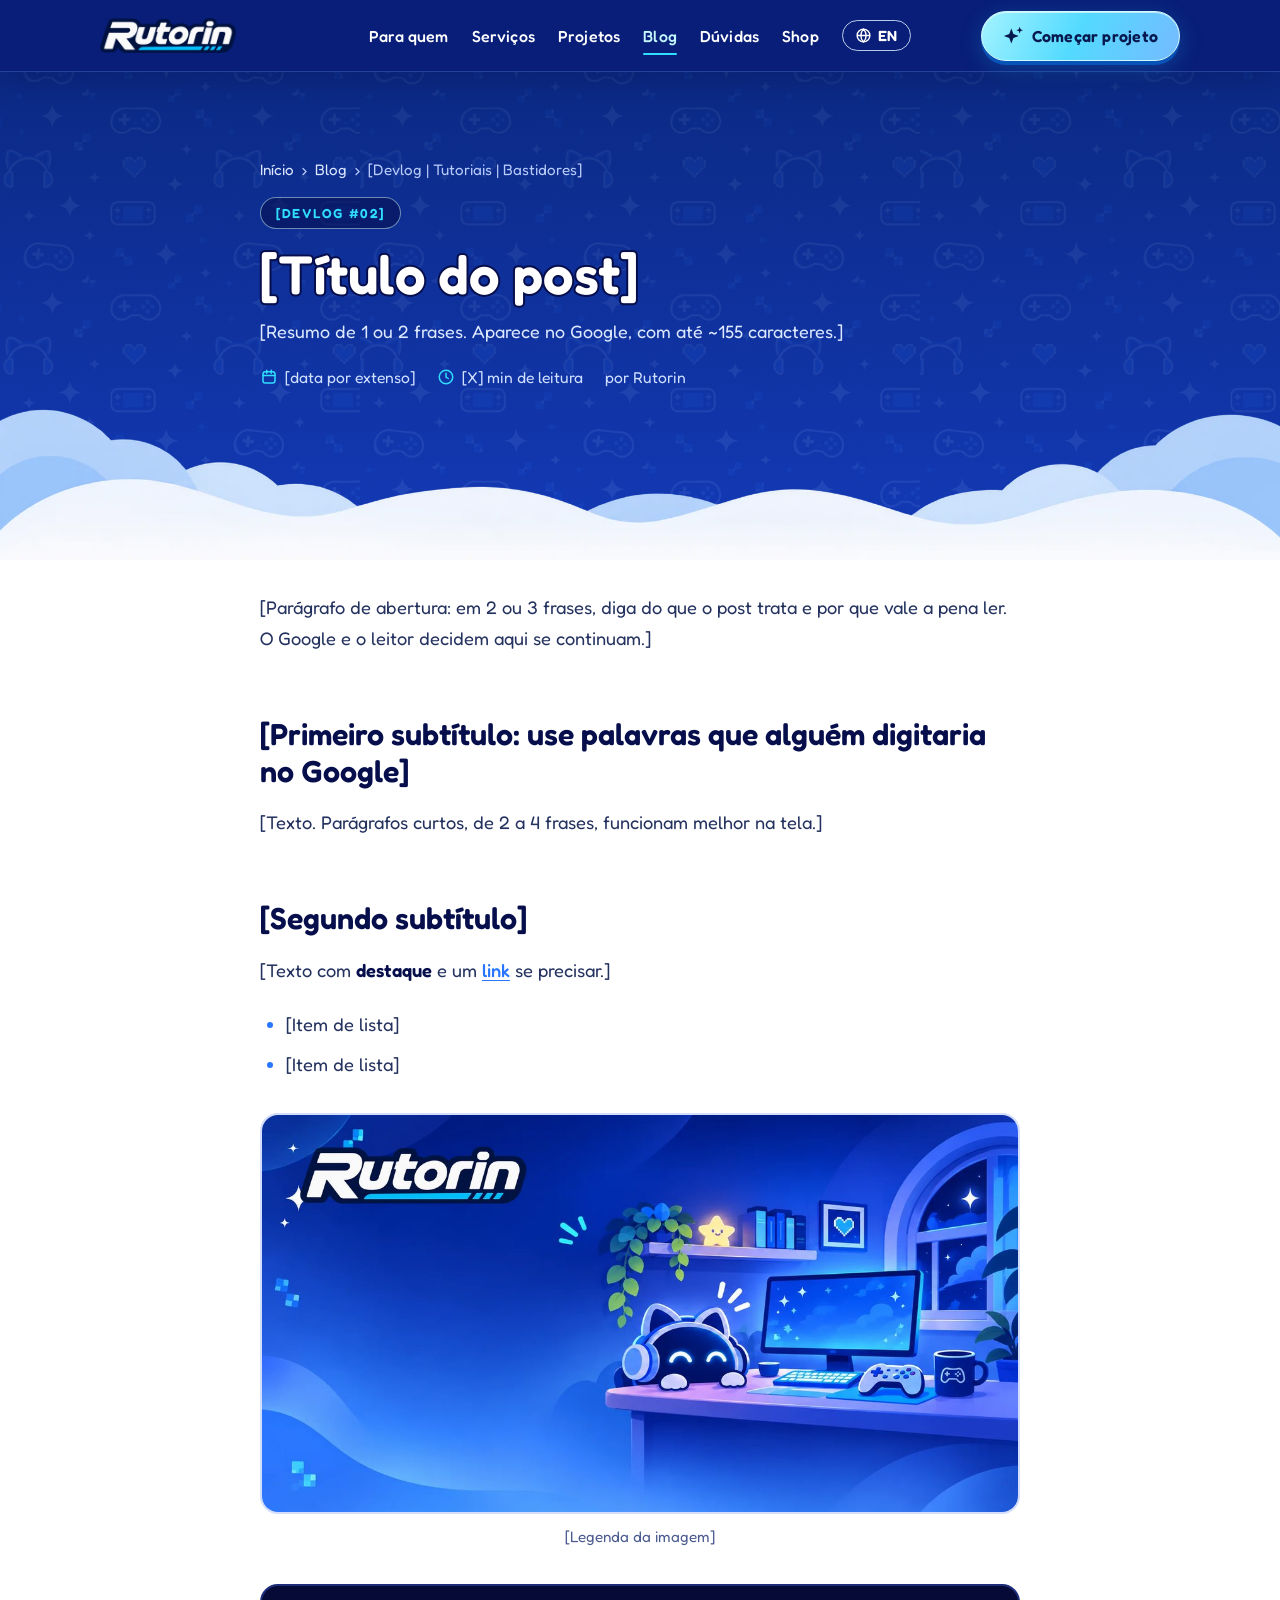
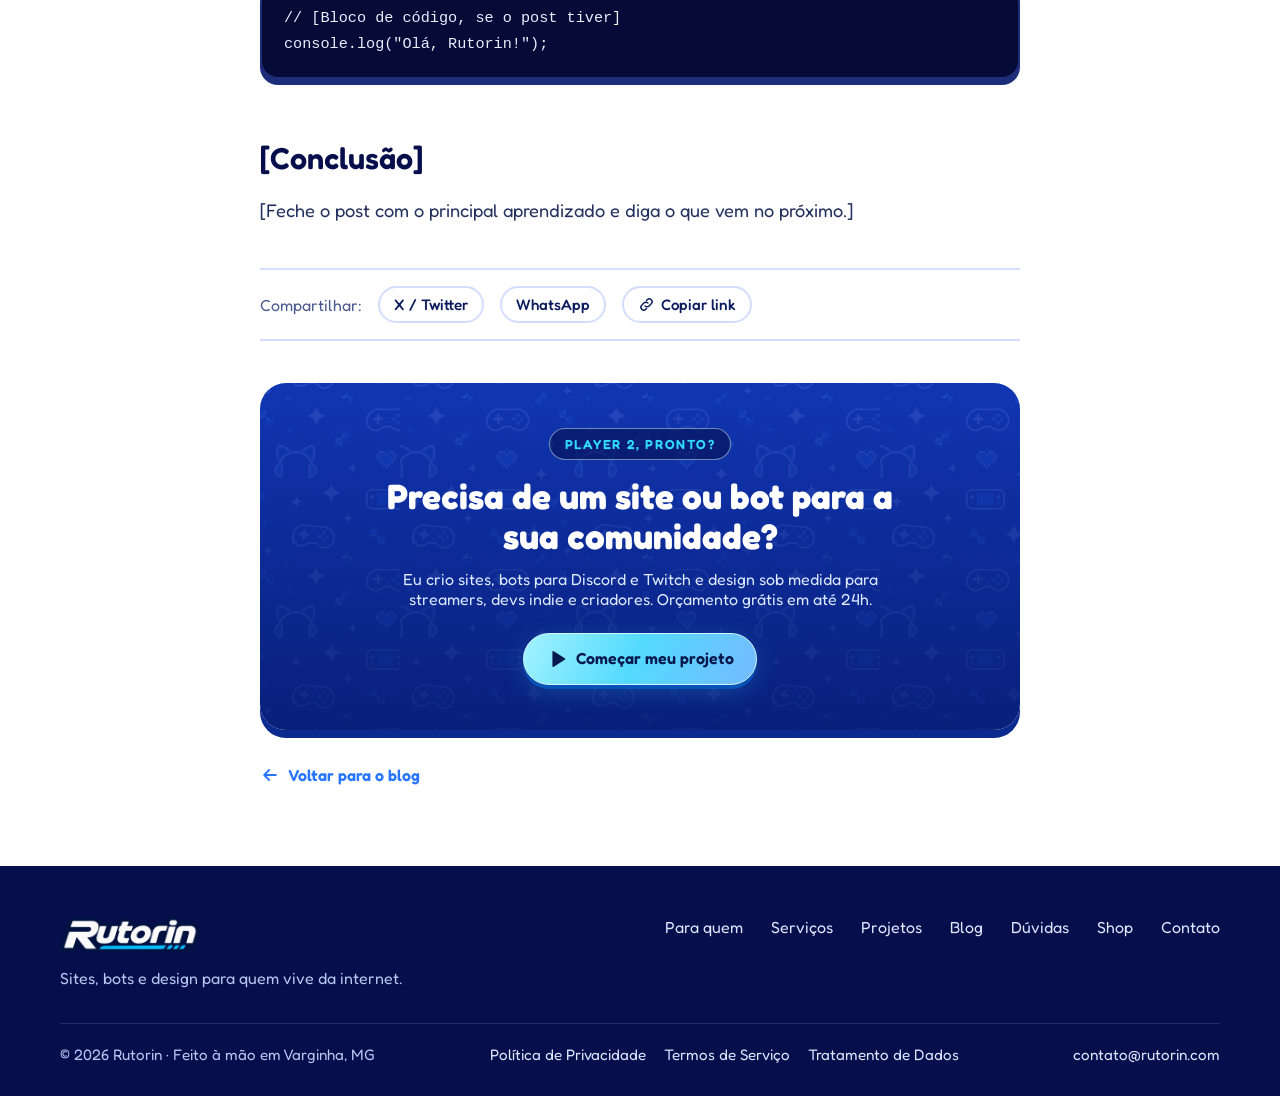
<file: blog/_modelo/index.html>
<!--
  =====================================================================
  MODELO DE POST
  1. Copie esta pasta (_modelo) e renomeie para o endereço do post,
     só com letras minúsculas e hífens. Ex.: blog/minha-engine-parte-2/
  2. Troque TODOS os textos entre [colchetes], inclusive no <head>:
     título, descrição, endereço (canonical/og:url), data e categoria.
  3. APAGUE a linha <meta name="robots" content="noindex">.
  4. Adicione o card do post em blog/index.html e o item em blog/feed.xml.
  5. Adicione o endereço do post em sitemap.xml.
  =====================================================================
-->
<!doctype html>
<html lang="pt-BR">
<head>
  <meta charset="UTF-8">
  <meta name="viewport" content="width=device-width, initial-scale=1">
  <meta name="theme-color" content="#0b206e">
  <title>[Título do post] · Blog Rutorin</title>
  <meta name="description" content="[Resumo de 1 ou 2 frases. Aparece no Google, com até ~155 caracteres.]">
  <meta name="robots" content="noindex">
  <link rel="canonical" href="https://rutorin.com/blog/[endereco-do-post]/">
  <meta property="og:type" content="article">
  <meta property="og:locale" content="pt_BR">
  <meta property="og:site_name" content="Rutorin">
  <meta property="og:url" content="https://rutorin.com/blog/[endereco-do-post]/">
  <meta property="og:title" content="[Título do post] · Blog Rutorin">
  <meta property="og:description" content="[Resumo de 1 ou 2 frases. Aparece no Google, com até ~155 caracteres.]">
  <meta property="og:image" content="https://rutorin.com/assets/og-image.jpg">
  <meta name="twitter:card" content="summary_large_image">
  <link rel="alternate" type="application/rss+xml" title="Devlog da Rutorin" href="https://rutorin.com/blog/feed.xml">
  <link rel="icon" type="image/png" sizes="32x32" href="../../assets/favicon-32.png">
  <link rel="icon" type="image/png" sizes="192x192" href="../../assets/favicon-192.png">
  <link rel="apple-touch-icon" sizes="180x180" href="../../assets/apple-touch-icon.png">
  <link rel="preload" href="../../assets/fredoka-600.ttf" as="font" type="font/ttf" crossorigin>
  <!-- Google Analytics (GA4): troque G-XXXXXXXXXX pelo seu ID e apague as linhas de comentário em volta.
  <script async src="https://www.googletagmanager.com/gtag/js?id=G-XXXXXXXXXX"></script>
  <script>window.dataLayer=window.dataLayer||[];function gtag(){dataLayer.push(arguments)}gtag('js',new Date());gtag('config','G-XXXXXXXXXX');</script>
  -->
  <link rel="stylesheet" href="../../styles.css">
  <meta property="article:published_time" content="AAAA-MM-DD">
  <meta property="article:section" content="[Devlog | Tutoriais | Bastidores]">
  <script type="application/ld+json">{"@context": "https://schema.org", "@type": "BlogPosting", "headline": "[Título do post]", "description": "[Resumo de 1 ou 2 frases. Aparece no Google, com até ~155 caracteres.]", "url": "https://rutorin.com/blog/[endereco-do-post]/", "mainEntityOfPage": "https://rutorin.com/blog/[endereco-do-post]/", "inLanguage": "pt-BR", "datePublished": "AAAA-MM-DD", "dateModified": "AAAA-MM-DD", "image": "https://rutorin.com/assets/og-image.jpg", "articleSection": "[Devlog | Tutoriais | Bastidores]", "author": {"@type": "Person", "name": "Rutorin", "url": "https://rutorin.com/"}, "publisher": {"@type": "Organization", "name": "Rutorin", "url": "https://rutorin.com/", "logo": {"@type": "ImageObject", "url": "https://rutorin.com/assets/rutorin-logo.png"}}}</script>
  <script type="application/ld+json">{"@context": "https://schema.org", "@type": "BreadcrumbList", "itemListElement": [{"@type": "ListItem", "position": 1, "name": "Início", "item": "https://rutorin.com/"}, {"@type": "ListItem", "position": 2, "name": "Blog", "item": "https://rutorin.com/blog/"}, {"@type": "ListItem", "position": 3, "name": "[Título do post]", "item": "https://rutorin.com/blog/[endereco-do-post]/"}]}</script>
  <script>document.documentElement.classList.add('js')</script>
  <script src="../../script.js" defer></script>
</head>
<body class="page-blog">
  <svg class="icon-library" xmlns="http://www.w3.org/2000/svg" aria-hidden="true">
    <symbol id="close" viewBox="0 0 24 24"><path d="m6 6 12 12M18 6 6 18" fill="none" stroke="currentColor" stroke-width="2" stroke-linecap="round"/></symbol>
    <symbol id="menu" viewBox="0 0 24 24"><path d="M4 6h16M4 12h16M4 18h16" fill="none" stroke="currentColor" stroke-width="2" stroke-linecap="round"/></symbol>
    <symbol id="sparkles" viewBox="0 0 24 24"><path d="m10 3 2.5 6.5L19 12l-6.5 2.5L10 21l-2.5-6.5L1 12l6.5-2.5L10 3Zm10-2 1.1 2.9L24 5l-2.9 1.1L20 9l-1.1-2.9L16 5l2.9-1.1L20 1Z" fill="currentColor"/></symbol>
    <symbol id="play" viewBox="0 0 24 24"><path d="M7 4.5v15a1 1 0 0 0 1.5.86l12-7.5a1 1 0 0 0 0-1.72l-12-7.5A1 1 0 0 0 7 4.5Z" fill="currentColor"/></symbol>
    <symbol id="arrow" viewBox="0 0 24 24"><path d="M5 12h14m-6-6 6 6-6 6" fill="none" stroke="currentColor" stroke-width="2.2" stroke-linecap="round" stroke-linejoin="round"/></symbol>
    <symbol id="arrow-left" viewBox="0 0 24 24"><path d="M19 12H5m6-6-6 6 6 6" fill="none" stroke="currentColor" stroke-width="2.2" stroke-linecap="round" stroke-linejoin="round"/></symbol>
    <symbol id="globe" viewBox="0 0 24 24"><circle cx="12" cy="12" r="9" fill="none" stroke="currentColor" stroke-width="2"/><path d="M3 12h18M12 3c2.5 2.6 3.8 5.6 3.8 9s-1.3 6.4-3.8 9c-2.5-2.6-3.8-5.6-3.8-9S9.5 5.6 12 3Z" fill="none" stroke="currentColor" stroke-width="2" stroke-linejoin="round"/></symbol>
    <symbol id="lock" viewBox="0 0 24 24"><rect x="5" y="10" width="14" height="10" rx="3" fill="none" stroke="currentColor" stroke-width="2"/><path d="M8 10V7a4 4 0 0 1 8 0v3" fill="none" stroke="currentColor" stroke-width="2" stroke-linecap="round"/></symbol>
    <symbol id="clock" viewBox="0 0 24 24"><circle cx="12" cy="12" r="9" fill="none" stroke="currentColor" stroke-width="2"/><path d="M12 7v5l3 2" fill="none" stroke="currentColor" stroke-width="2" stroke-linecap="round"/></symbol>
    <symbol id="calendar" viewBox="0 0 24 24"><rect x="4" y="5" width="16" height="15" rx="3" fill="none" stroke="currentColor" stroke-width="2"/><path d="M4 10h16M9 3v4M15 3v4" stroke="currentColor" stroke-width="2" stroke-linecap="round"/></symbol>
    <symbol id="link" viewBox="0 0 24 24"><path d="M10 14a4 4 0 0 0 5.7 0l3-3a4 4 0 0 0-5.7-5.7l-1 1M14 10a4 4 0 0 0-5.7 0l-3 3a4 4 0 0 0 5.7 5.7l1-1" fill="none" stroke="currentColor" stroke-width="2" stroke-linecap="round"/></symbol>
    <symbol id="rss" viewBox="0 0 24 24"><path d="M5 5a14 14 0 0 1 14 14M5 11a8 8 0 0 1 8 8" fill="none" stroke="currentColor" stroke-width="2.2" stroke-linecap="round"/><circle cx="6" cy="18" r="1.8" fill="currentColor"/></symbol>
  </svg>

  <header class="site-header is-solid">
    <div class="header-inner">
      <a class="brand" href="../../" aria-label="Rutorin, página inicial" draggable="false"><img src="../../assets/rutorin-logo.webp" alt="Rutorin" width="600" height="152" draggable="false"></a>
      <nav class="desktop-nav" aria-label="Navegação principal">
        <a class="nav-link" href="../../#classes">Para quem</a>
        <a class="nav-link" href="../../servicos/">Serviços</a>
        <a class="nav-link" href="../../#projetos">Projetos</a>
        <a class="nav-link is-current" href="../../blog/" aria-current="page">Blog</a>
        <a class="nav-link" href="../../#duvidas">Dúvidas</a>
        <a class="nav-link" href="https://ko-fi.com/rutorin/shop" target="_blank" rel="noopener noreferrer">Shop<span class="visually-hidden"> (abre em nova aba)</span></a>
        <a class="lang-switch" href="../../en/" hreflang="en" lang="en" data-lang-switch="en" aria-label="English version"><svg aria-hidden="true"><use href="#globe"></use></svg>EN</a>
      </nav>
      <a class="commission-button" href="../../#contato"><svg class="commission-icon" aria-hidden="true"><use href="#sparkles"></use></svg><span>Começar projeto</span><span class="commission-sheen" aria-hidden="true"></span></a>
      <button class="menu-button" popovertarget="mobile-menu" aria-label="Abrir menu"><svg><use href="#menu"></use></svg></button>
    </div>
  </header>

  <nav class="mobile-menu" id="mobile-menu" popover aria-label="Menu">
    <div class="mobile-menu-heading"><span>Explore a Rutorin</span><button class="close-button" popovertarget="mobile-menu" popovertargetaction="hide" aria-label="Fechar menu"><svg><use href="#close"></use></svg></button></div>
    <a href="../../#classes">Para quem</a>
    <a href="../../servicos/">Serviços</a>
    <a href="../../#projetos">Projetos</a>
    <a href="../../blog/">Blog</a>
    <a href="../../#duvidas">Dúvidas</a>
    <a href="https://ko-fi.com/rutorin/shop" target="_blank" rel="noopener noreferrer">Shop</a>
    <a href="../../en/" hreflang="en" lang="en" data-lang-switch="en" class="mobile-lang"><svg aria-hidden="true"><use href="#globe"></use></svg>English version</a>
    <a href="../../#contato" class="mobile-cta">Começar meu projeto</a>
  </nav>

  <main>
    <article class="post" aria-labelledby="post-title">
      <header class="blog-hero post-hero">
        <div class="container blog-hero-inner">
          <nav class="breadcrumb" aria-label="Você está em"><a href="../../">Início</a><span aria-hidden="true">›</span><a href="../../blog/">Blog</a><span aria-hidden="true">›</span><span>[Devlog | Tutoriais | Bastidores]</span></nav>
          <span class="hud-chip hud-chip-light">[Devlog #02]</span>
          <h1 id="post-title">[Título do post]</h1>
          <p>[Resumo de 1 ou 2 frases. Aparece no Google, com até ~155 caracteres.]</p>
          <div class="post-hero-meta">
            <span><svg aria-hidden="true"><use href="#calendar"></use></svg><time datetime="AAAA-MM-DD">[data por extenso]</time></span>
            <span><svg aria-hidden="true"><use href="#clock"></use></svg>[X] min de leitura</span>
            <span>por Rutorin</span>
          </div>
        </div>
        <img class="blog-hero-cloud" src="../../assets/cloud-divider.webp" alt="" width="2172" height="724" aria-hidden="true">
      </header>

      <div class="container post-layout">
        <div class="prose">
          <p>[Parágrafo de abertura: em 2 ou 3 frases, diga do que o post trata e por que vale a pena ler. O Google e o leitor decidem aqui se continuam.]</p>

          <h2>[Primeiro subtítulo: use palavras que alguém digitaria no Google]</h2>
          <p>[Texto. Parágrafos curtos, de 2 a 4 frases, funcionam melhor na tela.]</p>

          <h2>[Segundo subtítulo]</h2>
          <p>[Texto com <strong>destaque</strong> e um <a href="#">link</a> se precisar.]</p>
          <ul>
            <li>[Item de lista]</li>
            <li>[Item de lista]</li>
          </ul>

          <figure>
            <!-- Coloque a imagem em assets/blog/ e ajuste o caminho (dois níveis acima: ../../assets/blog/...) -->
            <img src="../../assets/og-image.jpg" alt="[Descreva a imagem para quem não pode vê-la]" width="1200" height="630" loading="lazy">
            <figcaption>[Legenda da imagem]</figcaption>
          </figure>

<pre><code>// [Bloco de código, se o post tiver]
console.log("Olá, Rutorin!");</code></pre>

          <h2>[Conclusão]</h2>
          <p>[Feche o post com o principal aprendizado e diga o que vem no próximo.]</p>
        </div>

        <div class="post-share" aria-label="Compartilhar">
          <span>Compartilhar:</span>
          <a href="https://twitter.com/intent/tweet?url=https://rutorin.com/blog/[endereco-do-post]/&amp;text=[Título%20do%20post]" target="_blank" rel="noopener noreferrer">X / Twitter</a>
          <a href="https://wa.me/?text=https://rutorin.com/blog/[endereco-do-post]/" target="_blank" rel="noopener noreferrer">WhatsApp</a>
          <button type="button" class="copy-link" data-url="https://rutorin.com/blog/[endereco-do-post]/"><svg aria-hidden="true"><use href="#link"></use></svg><span>Copiar link</span></button>
        </div>

      <aside class="post-cta" aria-labelledby="cta-title">
        <span class="hud-chip hud-chip-light">Player 2, pronto?</span>
        <h2 id="cta-title">Precisa de um site ou bot para a sua comunidade?</h2>
        <p>Eu crio sites, bots para Discord e Twitch e design sob medida para streamers, devs indie e criadores. Orçamento grátis em até 24h.</p>
        <a class="button button-cta" href="../../#contato"><svg aria-hidden="true"><use href="#play"></use></svg><span>Começar meu projeto</span></a>
      </aside>

        <a class="back-link" href="../../blog/"><svg aria-hidden="true"><use href="#arrow-left"></use></svg>Voltar para o blog</a>
      </div>
    </article>
  </main>

  <footer class="site-footer">
    <div class="container footer-inner">
      <div class="footer-brand">
        <img src="../../assets/rutorin-logo.webp" alt="Rutorin" width="600" height="152" loading="lazy">
        <p>Sites, bots e design para quem vive da internet.</p>
      </div>
      <nav class="footer-nav" aria-label="Rodapé">
        <a href="../../#classes">Para quem</a>
        <a href="../../servicos/">Serviços</a>
        <a href="../../#projetos">Projetos</a>
        <a href="../../blog/">Blog</a>
        <a href="../../#duvidas">Dúvidas</a>
        <a href="https://ko-fi.com/rutorin/shop" target="_blank" rel="noopener noreferrer">Shop</a>
        <a href="../../#contato">Contato</a>
      </nav>
    </div>
    <div class="container footer-bottom">
      <span>© <span data-year>2026</span> Rutorin · Feito à mão em Varginha, MG</span>
      <nav class="footer-legal" aria-label="Documentos legais"><a href="../../privacidade/">Política de Privacidade</a><a href="../../termos/">Termos de Serviço</a><a href="../../tratamento-de-dados/">Tratamento de Dados</a></nav>
      <a href="mailto:contato@rutorin.com">contato@rutorin.com</a>
    </div>
  </footer>
</body>
</html>
</file>
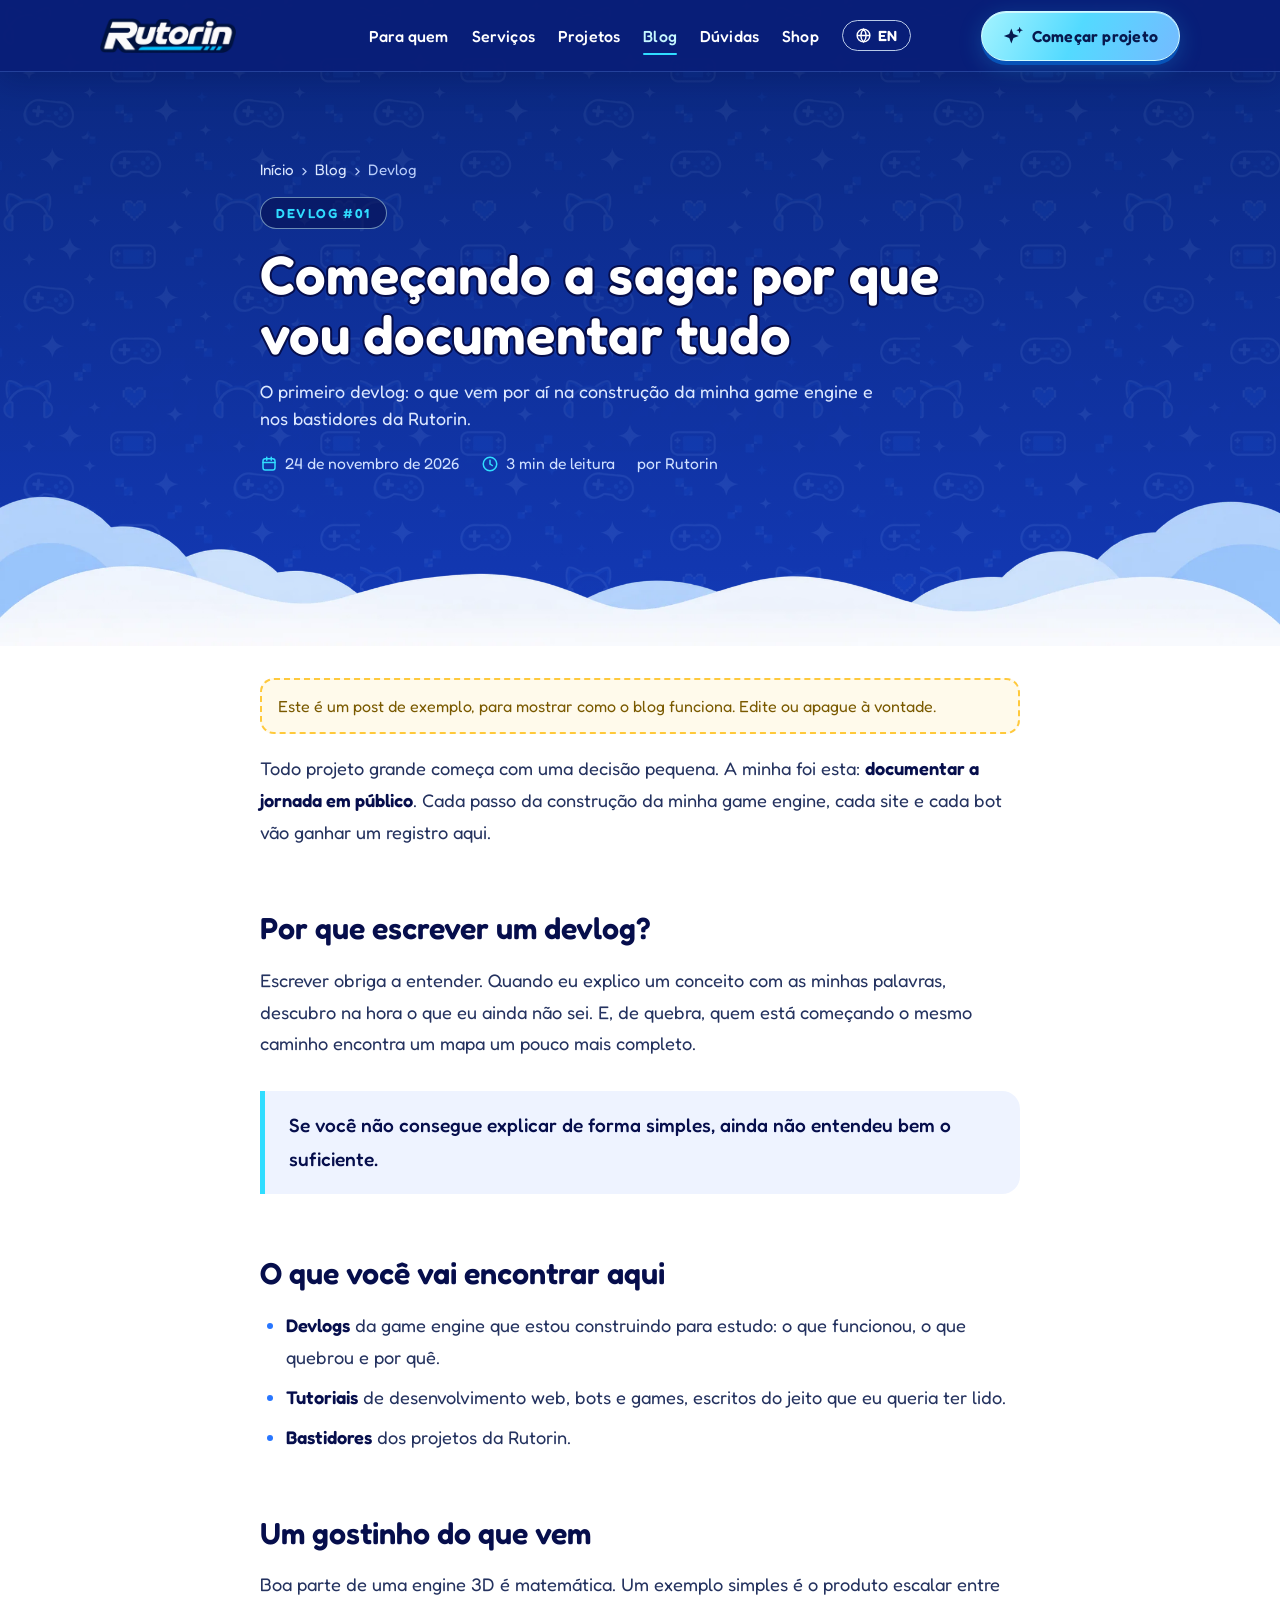
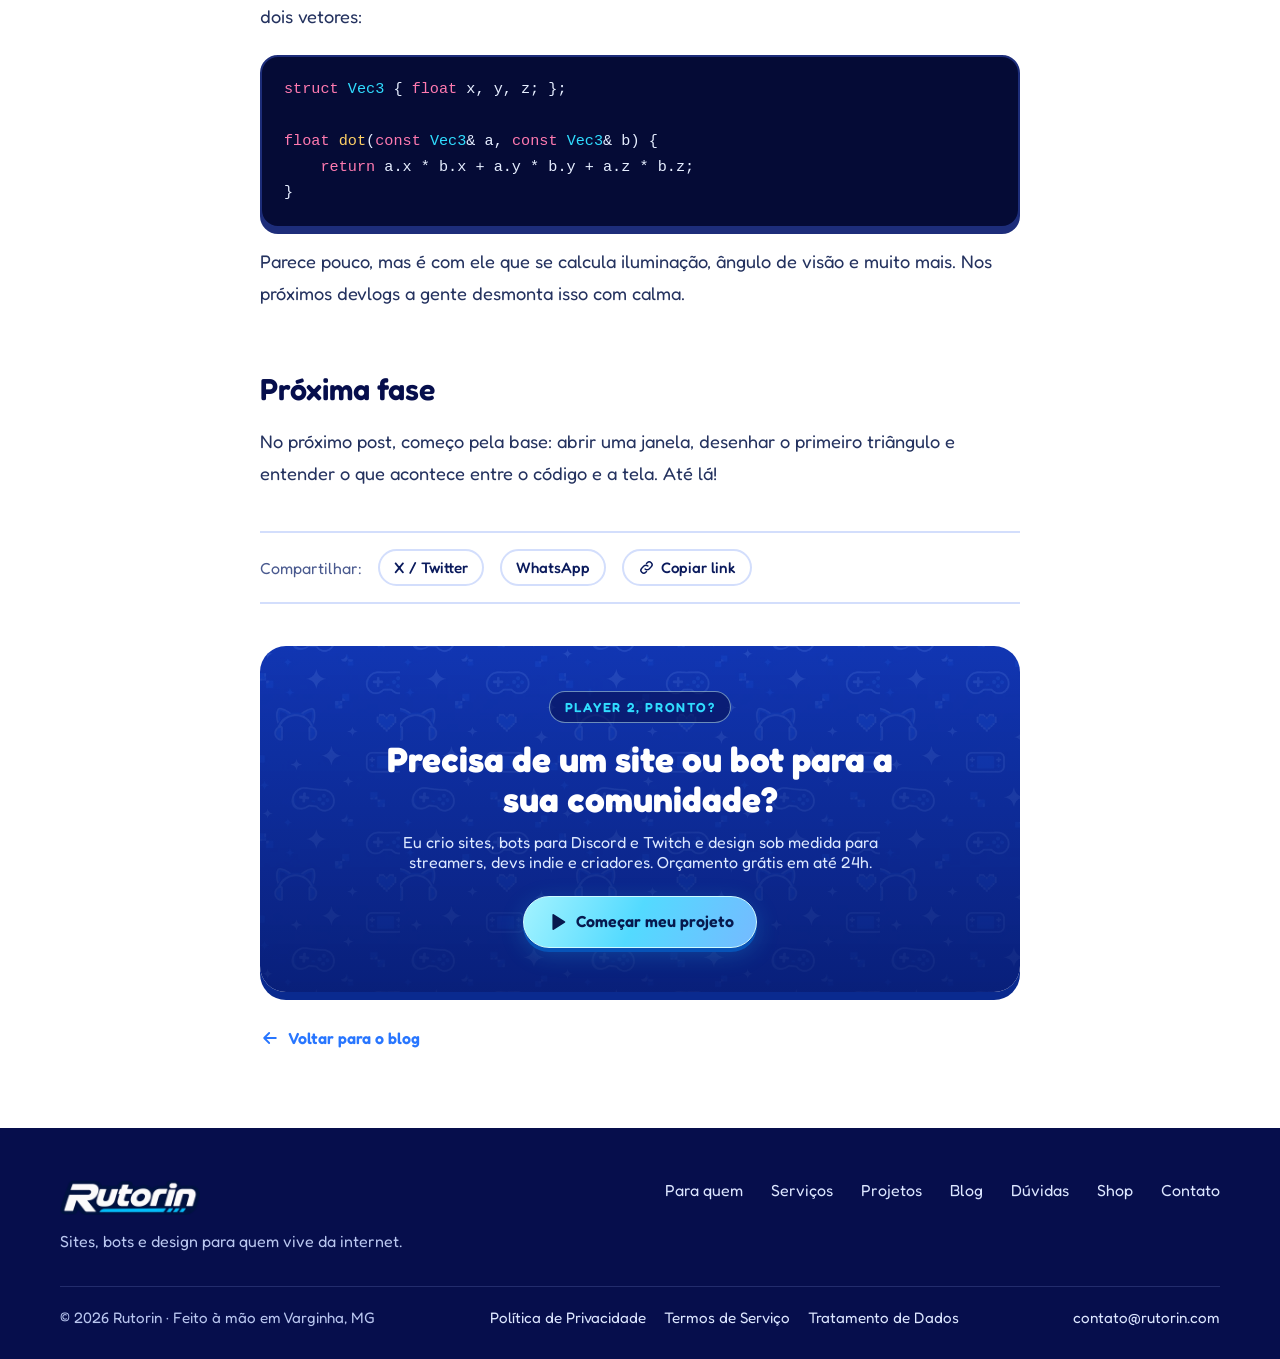
<file: blog/comecando-a-saga/index.html>
<!doctype html>
<html lang="pt-BR">
<head>
  <meta charset="UTF-8">
  <meta name="viewport" content="width=device-width, initial-scale=1">
  <meta name="theme-color" content="#0b206e">
  <title>Começando a saga: por que vou documentar tudo · Blog Rutorin</title>
  <meta name="description" content="O primeiro devlog: o que vem por aí na construção da minha game engine e nos bastidores da Rutorin.">
  <link rel="canonical" href="https://rutorin.com/blog/comecando-a-saga/">
  <meta property="og:type" content="article">
  <meta property="og:locale" content="pt_BR">
  <meta property="og:site_name" content="Rutorin">
  <meta property="og:url" content="https://rutorin.com/blog/comecando-a-saga/">
  <meta property="og:title" content="Começando a saga: por que vou documentar tudo · Blog Rutorin">
  <meta property="og:description" content="O primeiro devlog: o que vem por aí na construção da minha game engine e nos bastidores da Rutorin.">
  <meta property="og:image" content="https://rutorin.com/assets/og-image.jpg">
  <meta name="twitter:card" content="summary_large_image">
  <link rel="alternate" type="application/rss+xml" title="Devlog da Rutorin" href="https://rutorin.com/blog/feed.xml">
  <link rel="icon" type="image/png" sizes="32x32" href="../../assets/favicon-32.png">
  <link rel="icon" type="image/png" sizes="192x192" href="../../assets/favicon-192.png">
  <link rel="apple-touch-icon" sizes="180x180" href="../../assets/apple-touch-icon.png">
  <link rel="preload" href="../../assets/fredoka-600.ttf" as="font" type="font/ttf" crossorigin>
  <!-- Google Analytics (GA4): troque G-XXXXXXXXXX pelo seu ID e apague as linhas de comentário em volta.
  <script async src="https://www.googletagmanager.com/gtag/js?id=G-XXXXXXXXXX"></script>
  <script>window.dataLayer=window.dataLayer||[];function gtag(){dataLayer.push(arguments)}gtag('js',new Date());gtag('config','G-XXXXXXXXXX');</script>
  -->
  <link rel="stylesheet" href="../../styles.css">
  <meta property="article:published_time" content="2026-11-24">
  <meta property="article:section" content="Devlog">
  <script type="application/ld+json">{"@context": "https://schema.org", "@type": "BlogPosting", "headline": "Começando a saga: por que vou documentar tudo", "description": "O primeiro devlog: o que vem por aí na construção da minha game engine e nos bastidores da Rutorin.", "url": "https://rutorin.com/blog/comecando-a-saga/", "mainEntityOfPage": "https://rutorin.com/blog/comecando-a-saga/", "inLanguage": "pt-BR", "datePublished": "2026-11-24", "dateModified": "2026-11-24", "image": "https://rutorin.com/assets/og-image.jpg", "articleSection": "Devlog", "author": {"@type": "Person", "name": "Rutorin", "url": "https://rutorin.com/"}, "publisher": {"@type": "Organization", "name": "Rutorin", "url": "https://rutorin.com/", "logo": {"@type": "ImageObject", "url": "https://rutorin.com/assets/rutorin-logo.png"}}}</script>
  <script type="application/ld+json">{"@context": "https://schema.org", "@type": "BreadcrumbList", "itemListElement": [{"@type": "ListItem", "position": 1, "name": "Início", "item": "https://rutorin.com/"}, {"@type": "ListItem", "position": 2, "name": "Blog", "item": "https://rutorin.com/blog/"}, {"@type": "ListItem", "position": 3, "name": "Começando a saga: por que vou documentar tudo", "item": "https://rutorin.com/blog/comecando-a-saga/"}]}</script>
  <script>document.documentElement.classList.add('js')</script>
  <script src="../../script.js" defer></script>
</head>
<body class="page-blog">
  <svg class="icon-library" xmlns="http://www.w3.org/2000/svg" aria-hidden="true">
    <symbol id="close" viewBox="0 0 24 24"><path d="m6 6 12 12M18 6 6 18" fill="none" stroke="currentColor" stroke-width="2" stroke-linecap="round"/></symbol>
    <symbol id="menu" viewBox="0 0 24 24"><path d="M4 6h16M4 12h16M4 18h16" fill="none" stroke="currentColor" stroke-width="2" stroke-linecap="round"/></symbol>
    <symbol id="sparkles" viewBox="0 0 24 24"><path d="m10 3 2.5 6.5L19 12l-6.5 2.5L10 21l-2.5-6.5L1 12l6.5-2.5L10 3Zm10-2 1.1 2.9L24 5l-2.9 1.1L20 9l-1.1-2.9L16 5l2.9-1.1L20 1Z" fill="currentColor"/></symbol>
    <symbol id="play" viewBox="0 0 24 24"><path d="M7 4.5v15a1 1 0 0 0 1.5.86l12-7.5a1 1 0 0 0 0-1.72l-12-7.5A1 1 0 0 0 7 4.5Z" fill="currentColor"/></symbol>
    <symbol id="arrow" viewBox="0 0 24 24"><path d="M5 12h14m-6-6 6 6-6 6" fill="none" stroke="currentColor" stroke-width="2.2" stroke-linecap="round" stroke-linejoin="round"/></symbol>
    <symbol id="arrow-left" viewBox="0 0 24 24"><path d="M19 12H5m6-6-6 6 6 6" fill="none" stroke="currentColor" stroke-width="2.2" stroke-linecap="round" stroke-linejoin="round"/></symbol>
    <symbol id="globe" viewBox="0 0 24 24"><circle cx="12" cy="12" r="9" fill="none" stroke="currentColor" stroke-width="2"/><path d="M3 12h18M12 3c2.5 2.6 3.8 5.6 3.8 9s-1.3 6.4-3.8 9c-2.5-2.6-3.8-5.6-3.8-9S9.5 5.6 12 3Z" fill="none" stroke="currentColor" stroke-width="2" stroke-linejoin="round"/></symbol>
    <symbol id="lock" viewBox="0 0 24 24"><rect x="5" y="10" width="14" height="10" rx="3" fill="none" stroke="currentColor" stroke-width="2"/><path d="M8 10V7a4 4 0 0 1 8 0v3" fill="none" stroke="currentColor" stroke-width="2" stroke-linecap="round"/></symbol>
    <symbol id="clock" viewBox="0 0 24 24"><circle cx="12" cy="12" r="9" fill="none" stroke="currentColor" stroke-width="2"/><path d="M12 7v5l3 2" fill="none" stroke="currentColor" stroke-width="2" stroke-linecap="round"/></symbol>
    <symbol id="calendar" viewBox="0 0 24 24"><rect x="4" y="5" width="16" height="15" rx="3" fill="none" stroke="currentColor" stroke-width="2"/><path d="M4 10h16M9 3v4M15 3v4" stroke="currentColor" stroke-width="2" stroke-linecap="round"/></symbol>
    <symbol id="link" viewBox="0 0 24 24"><path d="M10 14a4 4 0 0 0 5.7 0l3-3a4 4 0 0 0-5.7-5.7l-1 1M14 10a4 4 0 0 0-5.7 0l-3 3a4 4 0 0 0 5.7 5.7l1-1" fill="none" stroke="currentColor" stroke-width="2" stroke-linecap="round"/></symbol>
    <symbol id="rss" viewBox="0 0 24 24"><path d="M5 5a14 14 0 0 1 14 14M5 11a8 8 0 0 1 8 8" fill="none" stroke="currentColor" stroke-width="2.2" stroke-linecap="round"/><circle cx="6" cy="18" r="1.8" fill="currentColor"/></symbol>
  </svg>

  <header class="site-header is-solid">
    <div class="header-inner">
      <a class="brand" href="../../" aria-label="Rutorin, página inicial" draggable="false"><img src="../../assets/rutorin-logo.webp" alt="Rutorin" width="600" height="152" draggable="false"></a>
      <nav class="desktop-nav" aria-label="Navegação principal">
        <a class="nav-link" href="../../#classes">Para quem</a>
        <a class="nav-link" href="../../servicos/">Serviços</a>
        <a class="nav-link" href="../../#projetos">Projetos</a>
        <a class="nav-link is-current" href="../../blog/" aria-current="page">Blog</a>
        <a class="nav-link" href="../../#duvidas">Dúvidas</a>
        <a class="nav-link" href="https://ko-fi.com/rutorin/shop" target="_blank" rel="noopener noreferrer">Shop<span class="visually-hidden"> (abre em nova aba)</span></a>
        <a class="lang-switch" href="../../en/" hreflang="en" lang="en" data-lang-switch="en" aria-label="English version"><svg aria-hidden="true"><use href="#globe"></use></svg>EN</a>
      </nav>
      <a class="commission-button" href="../../#contato"><svg class="commission-icon" aria-hidden="true"><use href="#sparkles"></use></svg><span>Começar projeto</span><span class="commission-sheen" aria-hidden="true"></span></a>
      <button class="menu-button" popovertarget="mobile-menu" aria-label="Abrir menu"><svg><use href="#menu"></use></svg></button>
    </div>
  </header>

  <nav class="mobile-menu" id="mobile-menu" popover aria-label="Menu">
    <div class="mobile-menu-heading"><span>Explore a Rutorin</span><button class="close-button" popovertarget="mobile-menu" popovertargetaction="hide" aria-label="Fechar menu"><svg><use href="#close"></use></svg></button></div>
    <a href="../../#classes">Para quem</a>
    <a href="../../servicos/">Serviços</a>
    <a href="../../#projetos">Projetos</a>
    <a href="../../blog/">Blog</a>
    <a href="../../#duvidas">Dúvidas</a>
    <a href="https://ko-fi.com/rutorin/shop" target="_blank" rel="noopener noreferrer">Shop</a>
    <a href="../../en/" hreflang="en" lang="en" data-lang-switch="en" class="mobile-lang"><svg aria-hidden="true"><use href="#globe"></use></svg>English version</a>
    <a href="../../#contato" class="mobile-cta">Começar meu projeto</a>
  </nav>

  <main>
    <article class="post" aria-labelledby="post-title">
      <header class="blog-hero post-hero">
        <div class="container blog-hero-inner">
          <nav class="breadcrumb" aria-label="Você está em"><a href="../../">Início</a><span aria-hidden="true">›</span><a href="../../blog/">Blog</a><span aria-hidden="true">›</span><span>Devlog</span></nav>
          <span class="hud-chip hud-chip-light">Devlog #01</span>
          <h1 id="post-title">Começando a saga: por que vou documentar tudo</h1>
          <p>O primeiro devlog: o que vem por aí na construção da minha game engine e nos bastidores da Rutorin.</p>
          <div class="post-hero-meta">
            <span><svg aria-hidden="true"><use href="#calendar"></use></svg><time datetime="2026-11-24">24 de novembro de 2026</time></span>
            <span><svg aria-hidden="true"><use href="#clock"></use></svg>3 min de leitura</span>
            <span>por Rutorin</span>
          </div>
        </div>
        <img class="blog-hero-cloud" src="../../assets/cloud-divider.webp" alt="" width="2172" height="724" aria-hidden="true">
      </header>

      <div class="container post-layout">
        <div class="prose">
          <p class="post-note">Este é um post de exemplo, para mostrar como o blog funciona. Edite ou apague à vontade.</p>

          <p>Todo projeto grande começa com uma decisão pequena. A minha foi esta: <strong>documentar a jornada em público</strong>. Cada passo da construção da minha game engine, cada site e cada bot vão ganhar um registro aqui.</p>

          <h2>Por que escrever um devlog?</h2>
          <p>Escrever obriga a entender. Quando eu explico um conceito com as minhas palavras, descubro na hora o que eu ainda não sei. E, de quebra, quem está começando o mesmo caminho encontra um mapa um pouco mais completo.</p>

          <blockquote>Se você não consegue explicar de forma simples, ainda não entendeu bem o suficiente.</blockquote>

          <h2>O que você vai encontrar aqui</h2>
          <ul>
            <li><strong>Devlogs</strong> da game engine que estou construindo para estudo: o que funcionou, o que quebrou e por quê.</li>
            <li><strong>Tutoriais</strong> de desenvolvimento web, bots e games, escritos do jeito que eu queria ter lido.</li>
            <li><strong>Bastidores</strong> dos projetos da Rutorin.</li>
          </ul>

          <h2>Um gostinho do que vem</h2>
          <p>Boa parte de uma engine 3D é matemática. Um exemplo simples é o produto escalar entre dois vetores:</p>
<pre><code><span class="c-key">struct</span> <span class="c-type">Vec3</span> { <span class="c-key">float</span> x, y, z; };

<span class="c-key">float</span> <span class="c-fn">dot</span>(<span class="c-key">const</span> <span class="c-type">Vec3</span>&amp; a, <span class="c-key">const</span> <span class="c-type">Vec3</span>&amp; b) {
    <span class="c-key">return</span> a.x * b.x + a.y * b.y + a.z * b.z;
}</code></pre>
          <p>Parece pouco, mas é com ele que se calcula iluminação, ângulo de visão e muito mais. Nos próximos devlogs a gente desmonta isso com calma.</p>

          <h2>Próxima fase</h2>
          <p>No próximo post, começo pela base: abrir uma janela, desenhar o primeiro triângulo e entender o que acontece entre o código e a tela. Até lá!</p>
        </div>

        <div class="post-share" aria-label="Compartilhar">
          <span>Compartilhar:</span>
          <a href="https://twitter.com/intent/tweet?url=https://rutorin.com/blog/comecando-a-saga/&amp;text=Começando%20a%20saga:%20por%20que%20vou%20documentar%20tudo" target="_blank" rel="noopener noreferrer">X / Twitter</a>
          <a href="https://wa.me/?text=https://rutorin.com/blog/comecando-a-saga/" target="_blank" rel="noopener noreferrer">WhatsApp</a>
          <button type="button" class="copy-link" data-url="https://rutorin.com/blog/comecando-a-saga/"><svg aria-hidden="true"><use href="#link"></use></svg><span>Copiar link</span></button>
        </div>

      <aside class="post-cta" aria-labelledby="cta-title">
        <span class="hud-chip hud-chip-light">Player 2, pronto?</span>
        <h2 id="cta-title">Precisa de um site ou bot para a sua comunidade?</h2>
        <p>Eu crio sites, bots para Discord e Twitch e design sob medida para streamers, devs indie e criadores. Orçamento grátis em até 24h.</p>
        <a class="button button-cta" href="../../#contato"><svg aria-hidden="true"><use href="#play"></use></svg><span>Começar meu projeto</span></a>
      </aside>

        <a class="back-link" href="../../blog/"><svg aria-hidden="true"><use href="#arrow-left"></use></svg>Voltar para o blog</a>
      </div>
    </article>
  </main>

  <footer class="site-footer">
    <div class="container footer-inner">
      <div class="footer-brand">
        <img src="../../assets/rutorin-logo.webp" alt="Rutorin" width="600" height="152" loading="lazy">
        <p>Sites, bots e design para quem vive da internet.</p>
      </div>
      <nav class="footer-nav" aria-label="Rodapé">
        <a href="../../#classes">Para quem</a>
        <a href="../../servicos/">Serviços</a>
        <a href="../../#projetos">Projetos</a>
        <a href="../../blog/">Blog</a>
        <a href="../../#duvidas">Dúvidas</a>
        <a href="https://ko-fi.com/rutorin/shop" target="_blank" rel="noopener noreferrer">Shop</a>
        <a href="../../#contato">Contato</a>
      </nav>
    </div>
    <div class="container footer-bottom">
      <span>© <span data-year>2026</span> Rutorin · Feito à mão em Varginha, MG</span>
      <nav class="footer-legal" aria-label="Documentos legais"><a href="../../privacidade/">Política de Privacidade</a><a href="../../termos/">Termos de Serviço</a><a href="../../tratamento-de-dados/">Tratamento de Dados</a></nav>
      <a href="mailto:contato@rutorin.com">contato@rutorin.com</a>
    </div>
  </footer>
</body>
</html>
</file>
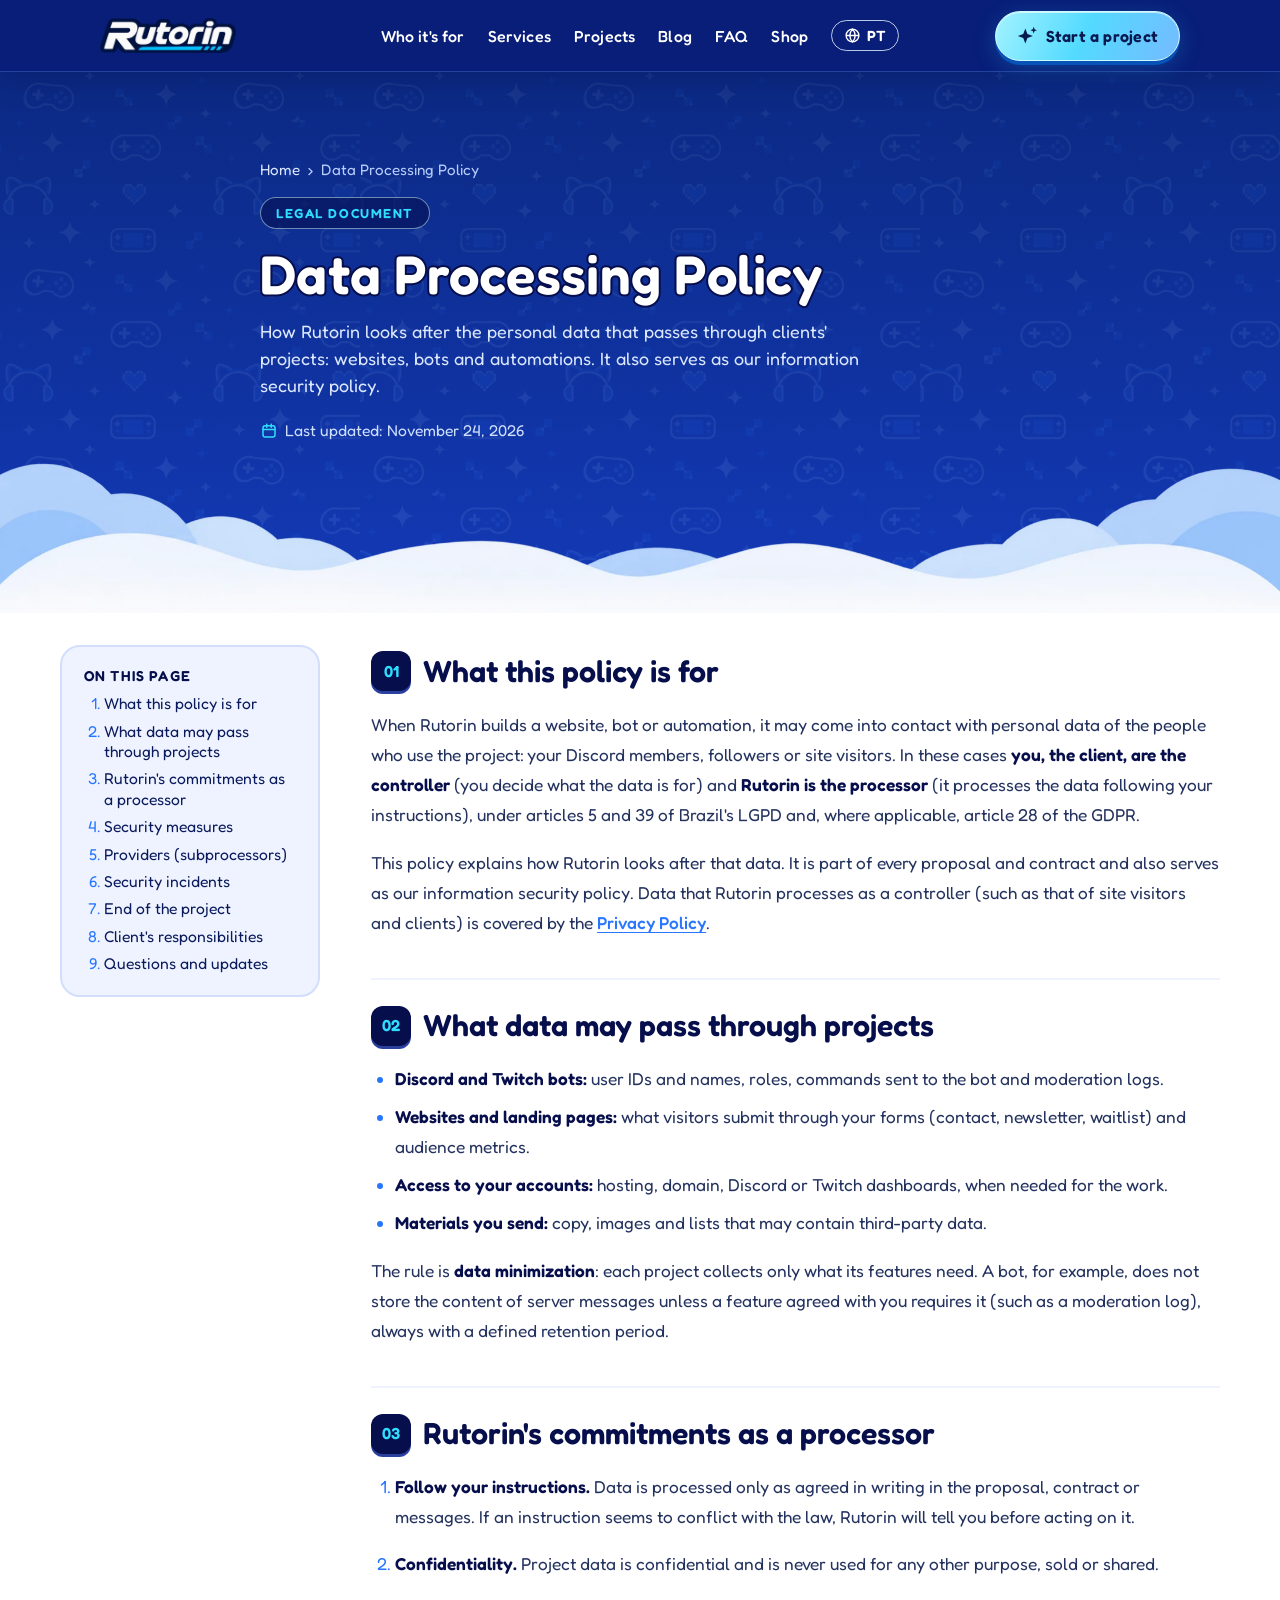
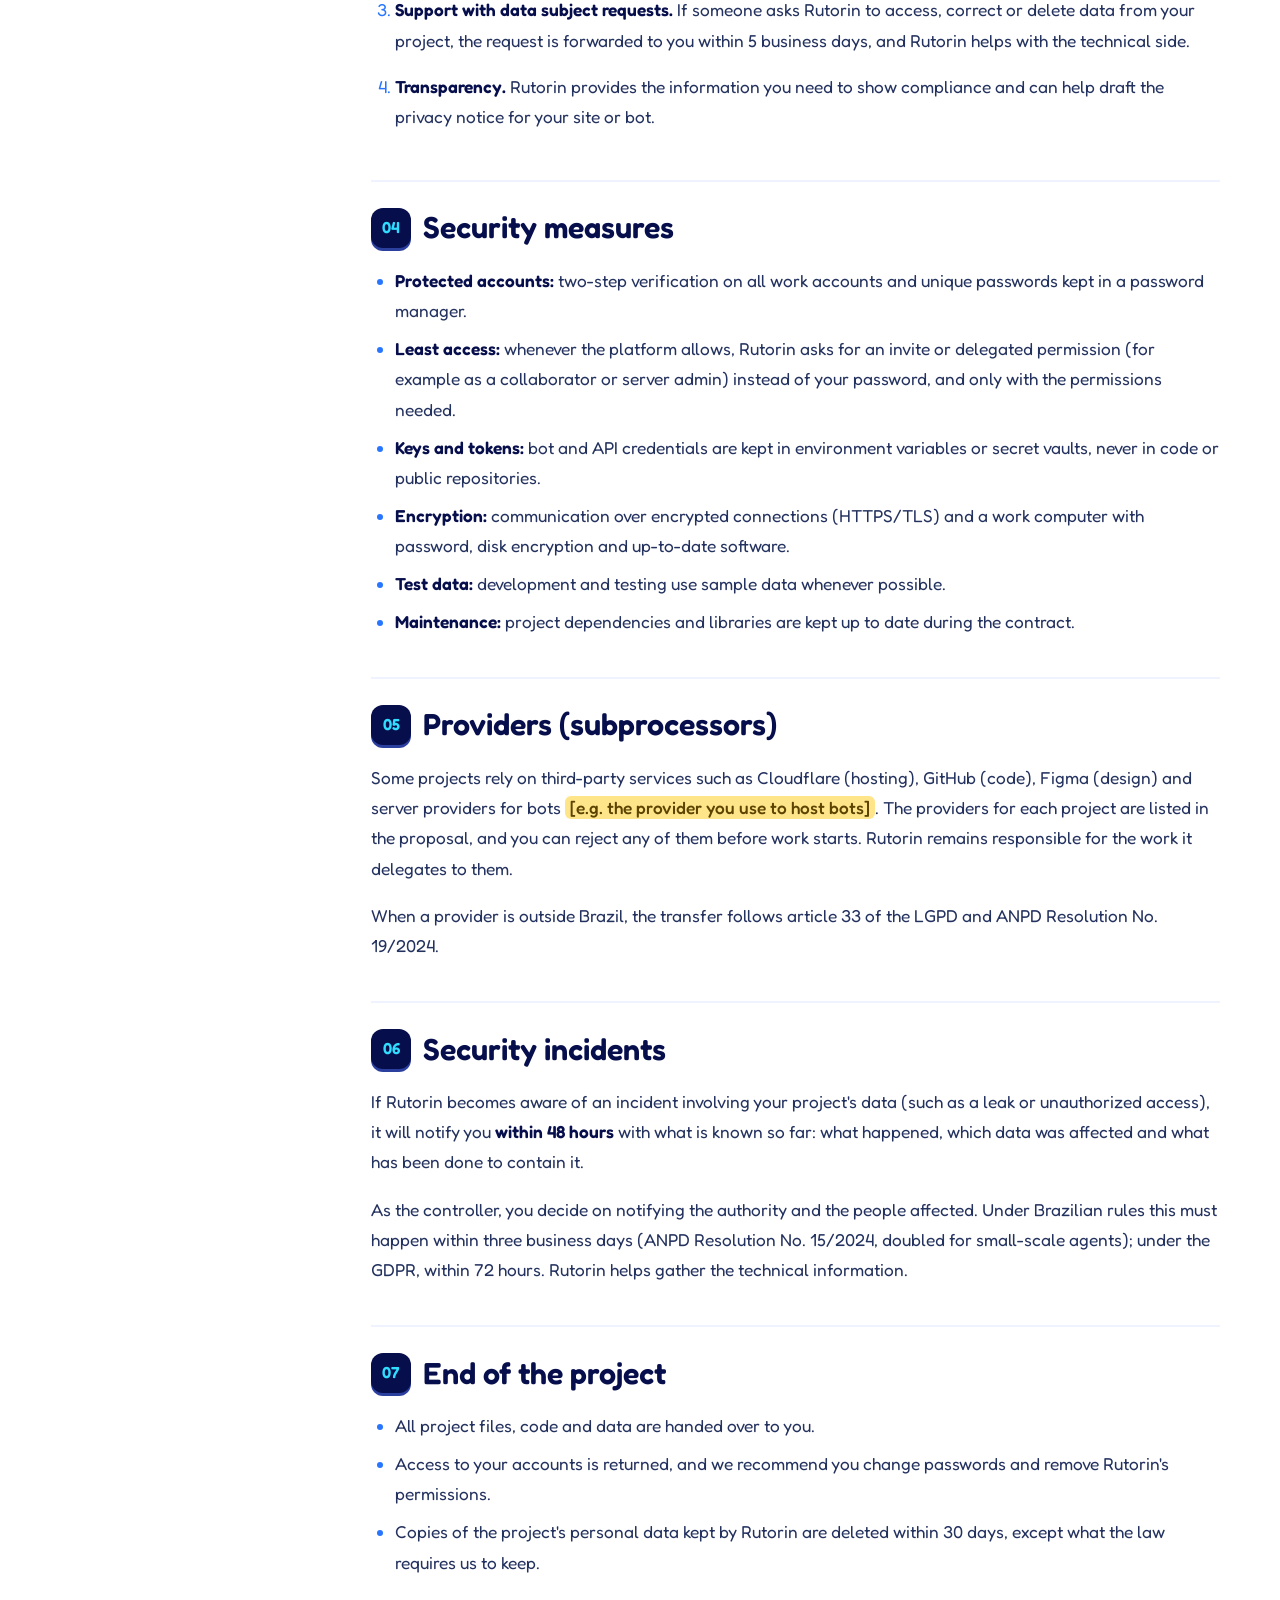
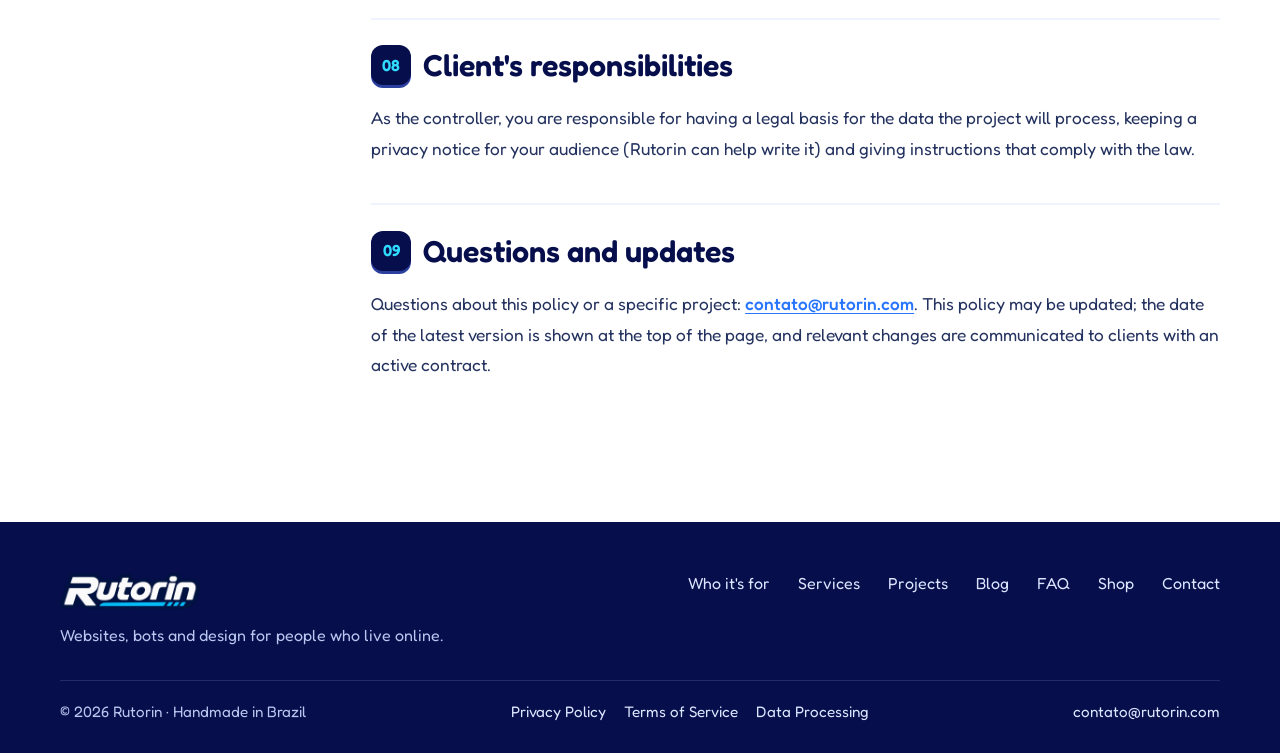
<file: en/data-processing/index.html>
<!doctype html>
<html lang="en">
<head>
  <meta charset="UTF-8">
  <meta name="viewport" content="width=device-width, initial-scale=1">
  <meta name="theme-color" content="#0b206e">
  <title>Data Processing Policy · Rutorin</title>
  <meta name="description" content="How Rutorin processes, as a processor, the personal data in clients' projects, and which security measures it applies.">
  <link rel="canonical" href="https://rutorin.com/en/data-processing/">
  <link rel="alternate" hreflang="pt" href="https://rutorin.com/tratamento-de-dados/">
  <link rel="alternate" hreflang="en" href="https://rutorin.com/en/data-processing/">
  <link rel="alternate" hreflang="x-default" href="https://rutorin.com/en/data-processing/">
  <meta property="og:type" content="website">
  <meta property="og:locale" content="en_US">
  <meta property="og:site_name" content="Rutorin">
  <meta property="og:url" content="https://rutorin.com/en/data-processing/">
  <meta property="og:title" content="Data Processing Policy · Rutorin">
  <meta property="og:description" content="How Rutorin processes, as a processor, the personal data in clients' projects, and which security measures it applies.">
  <meta property="og:image" content="https://rutorin.com/assets/og-image.jpg">
  <link rel="icon" type="image/png" sizes="32x32" href="../../assets/favicon-32.png">
  <link rel="icon" type="image/png" sizes="192x192" href="../../assets/favicon-192.png">
  <link rel="apple-touch-icon" sizes="180x180" href="../../assets/apple-touch-icon.png">
  <link rel="preload" href="../../assets/fredoka-600.ttf" as="font" type="font/ttf" crossorigin>
  <!-- Google Analytics (GA4): troque G-XXXXXXXXXX pelo seu ID e apague as linhas de comentário em volta.
  <script async src="https://www.googletagmanager.com/gtag/js?id=G-XXXXXXXXXX"></script>
  <script>window.dataLayer=window.dataLayer||[];function gtag(){dataLayer.push(arguments)}gtag('js',new Date());gtag('config','G-XXXXXXXXXX');</script>
  -->
  <link rel="stylesheet" href="../../styles.css">
  <script>document.documentElement.classList.add('js')</script>
  <script src="../../script.js" defer></script>
</head>
<body class="page-blog page-legal">
  <svg class="icon-library" xmlns="http://www.w3.org/2000/svg" aria-hidden="true">
    <symbol id="close" viewBox="0 0 24 24"><path d="m6 6 12 12M18 6 6 18" fill="none" stroke="currentColor" stroke-width="2" stroke-linecap="round"/></symbol>
    <symbol id="menu" viewBox="0 0 24 24"><path d="M4 6h16M4 12h16M4 18h16" fill="none" stroke="currentColor" stroke-width="2" stroke-linecap="round"/></symbol>
    <symbol id="sparkles" viewBox="0 0 24 24"><path d="m10 3 2.5 6.5L19 12l-6.5 2.5L10 21l-2.5-6.5L1 12l6.5-2.5L10 3Zm10-2 1.1 2.9L24 5l-2.9 1.1L20 9l-1.1-2.9L16 5l2.9-1.1L20 1Z" fill="currentColor"/></symbol>
    <symbol id="play" viewBox="0 0 24 24"><path d="M7 4.5v15a1 1 0 0 0 1.5.86l12-7.5a1 1 0 0 0 0-1.72l-12-7.5A1 1 0 0 0 7 4.5Z" fill="currentColor"/></symbol>
    <symbol id="arrow" viewBox="0 0 24 24"><path d="M5 12h14m-6-6 6 6-6 6" fill="none" stroke="currentColor" stroke-width="2.2" stroke-linecap="round" stroke-linejoin="round"/></symbol>
    <symbol id="arrow-left" viewBox="0 0 24 24"><path d="M19 12H5m6-6-6 6 6 6" fill="none" stroke="currentColor" stroke-width="2.2" stroke-linecap="round" stroke-linejoin="round"/></symbol>
    <symbol id="globe" viewBox="0 0 24 24"><circle cx="12" cy="12" r="9" fill="none" stroke="currentColor" stroke-width="2"/><path d="M3 12h18M12 3c2.5 2.6 3.8 5.6 3.8 9s-1.3 6.4-3.8 9c-2.5-2.6-3.8-5.6-3.8-9S9.5 5.6 12 3Z" fill="none" stroke="currentColor" stroke-width="2" stroke-linejoin="round"/></symbol>
    <symbol id="lock" viewBox="0 0 24 24"><rect x="5" y="10" width="14" height="10" rx="3" fill="none" stroke="currentColor" stroke-width="2"/><path d="M8 10V7a4 4 0 0 1 8 0v3" fill="none" stroke="currentColor" stroke-width="2" stroke-linecap="round"/></symbol>
    <symbol id="clock" viewBox="0 0 24 24"><circle cx="12" cy="12" r="9" fill="none" stroke="currentColor" stroke-width="2"/><path d="M12 7v5l3 2" fill="none" stroke="currentColor" stroke-width="2" stroke-linecap="round"/></symbol>
    <symbol id="calendar" viewBox="0 0 24 24"><rect x="4" y="5" width="16" height="15" rx="3" fill="none" stroke="currentColor" stroke-width="2"/><path d="M4 10h16M9 3v4M15 3v4" stroke="currentColor" stroke-width="2" stroke-linecap="round"/></symbol>
    <symbol id="link" viewBox="0 0 24 24"><path d="M10 14a4 4 0 0 0 5.7 0l3-3a4 4 0 0 0-5.7-5.7l-1 1M14 10a4 4 0 0 0-5.7 0l-3 3a4 4 0 0 0 5.7 5.7l1-1" fill="none" stroke="currentColor" stroke-width="2" stroke-linecap="round"/></symbol>
    <symbol id="rss" viewBox="0 0 24 24"><path d="M5 5a14 14 0 0 1 14 14M5 11a8 8 0 0 1 8 8" fill="none" stroke="currentColor" stroke-width="2.2" stroke-linecap="round"/><circle cx="6" cy="18" r="1.8" fill="currentColor"/></symbol>
  </svg>

  <header class="site-header is-solid">
    <div class="header-inner">
      <a class="brand" href="../../en/" aria-label="Rutorin, home page" draggable="false"><img src="../../assets/rutorin-logo.webp" alt="Rutorin" width="600" height="152" draggable="false"></a>
      <nav class="desktop-nav" aria-label="Main navigation">
        <a class="nav-link" href="../../en/#classes">Who it's for</a>
        <a class="nav-link" href="../../en/services/">Services</a>
        <a class="nav-link" href="../../en/#projetos">Projects</a>
        <a class="nav-link" href="../../blog/">Blog</a>
        <a class="nav-link" href="../../en/#duvidas">FAQ</a>
        <a class="nav-link" href="https://ko-fi.com/rutorin/shop" target="_blank" rel="noopener noreferrer">Shop<span class="visually-hidden"> (opens in a new tab)</span></a>
        <a class="lang-switch" href="../../tratamento-de-dados/" hreflang="pt" lang="pt-BR" data-lang-switch="pt" aria-label="Versão em português"><svg aria-hidden="true"><use href="#globe"></use></svg>PT</a>
      </nav>
      <a class="commission-button" href="../../en/#contato"><svg class="commission-icon" aria-hidden="true"><use href="#sparkles"></use></svg><span>Start a project</span><span class="commission-sheen" aria-hidden="true"></span></a>
      <button class="menu-button" popovertarget="mobile-menu" aria-label="Open menu"><svg><use href="#menu"></use></svg></button>
    </div>
  </header>

  <nav class="mobile-menu" id="mobile-menu" popover aria-label="Menu">
    <div class="mobile-menu-heading"><span>Explore Rutorin</span><button class="close-button" popovertarget="mobile-menu" popovertargetaction="hide" aria-label="Close menu"><svg><use href="#close"></use></svg></button></div>
    <a href="../../en/#classes">Who it's for</a>
    <a href="../../en/services/">Services</a>
    <a href="../../en/#projetos">Projects</a>
    <a href="../../blog/">Blog</a>
    <a href="../../en/#duvidas">FAQ</a>
    <a href="https://ko-fi.com/rutorin/shop" target="_blank" rel="noopener noreferrer">Shop</a>
    <a href="../../tratamento-de-dados/" hreflang="pt" lang="pt-BR" data-lang-switch="pt" class="mobile-lang"><svg aria-hidden="true"><use href="#globe"></use></svg>Versão em português</a>
    <a href="../../en/#contato" class="mobile-cta">Start my project</a>
  </nav>

  <main>
    <header class="blog-hero post-hero legal-hero">
      <div class="container blog-hero-inner">
        <nav class="breadcrumb" aria-label="You are here"><a href="../../en/">Home</a><span aria-hidden="true">›</span><span>Data Processing Policy</span></nav>
        <span class="hud-chip hud-chip-light">Legal document</span>
        <h1>Data Processing Policy</h1>
        <p>How Rutorin looks after the personal data that passes through clients' projects: websites, bots and automations. It also serves as our information security policy.</p>
        <div class="post-hero-meta"><span><svg aria-hidden="true"><use href="#calendar"></use></svg>Last updated: November 24, 2026</span></div>
      </div>
      <img class="blog-hero-cloud" src="../../assets/cloud-divider.webp" alt="" width="2172" height="724" aria-hidden="true">
    </header>

    <div class="container legal-layout">
      <nav class="legal-toc" aria-labelledby="toc-title">
        <p id="toc-title">On this page</p>
        <ol>
          <li><a href="#roles">What this policy is for</a></li>
          <li><a href="#data">What data may pass through projects</a></li>
          <li><a href="#commitments">Rutorin's commitments as a processor</a></li>
          <li><a href="#security">Security measures</a></li>
          <li><a href="#subprocessors">Providers (subprocessors)</a></li>
          <li><a href="#incidents">Security incidents</a></li>
          <li><a href="#end">End of the project</a></li>
          <li><a href="#client">Client's responsibilities</a></li>
          <li><a href="#contact">Questions and updates</a></li>
        </ol>
      </nav>
      <div class="prose legal-prose">
        <section class="legal-section" id="roles" aria-labelledby="roles-t">
          <h2 id="roles-t"><span class="legal-num">01</span>What this policy is for</h2>
<p>When Rutorin builds a website, bot or automation, it may come into contact with personal data of the people who use the project: your Discord members, followers or site visitors. In these cases <strong>you, the client, are the controller</strong> (you decide what the data is for) and <strong>Rutorin is the processor</strong> (it processes the data following your instructions), under articles 5 and 39 of Brazil's LGPD and, where applicable, article 28 of the GDPR.</p>
<p>This policy explains how Rutorin looks after that data. It is part of every proposal and contract and also serves as our information security policy. Data that Rutorin processes as a controller (such as that of site visitors and clients) is covered by the <a href="../../en/privacy/">Privacy Policy</a>.</p>
        </section>
        <section class="legal-section" id="data" aria-labelledby="data-t">
          <h2 id="data-t"><span class="legal-num">02</span>What data may pass through projects</h2>
<ul>
<li><strong>Discord and Twitch bots:</strong> user IDs and names, roles, commands sent to the bot and moderation logs.</li>
<li><strong>Websites and landing pages:</strong> what visitors submit through your forms (contact, newsletter, waitlist) and audience metrics.</li>
<li><strong>Access to your accounts:</strong> hosting, domain, Discord or Twitch dashboards, when needed for the work.</li>
<li><strong>Materials you send:</strong> copy, images and lists that may contain third-party data.</li>
</ul>
<p>The rule is <strong>data minimization</strong>: each project collects only what its features need. A bot, for example, does not store the content of server messages unless a feature agreed with you requires it (such as a moderation log), always with a defined retention period.</p>
        </section>
        <section class="legal-section" id="commitments" aria-labelledby="commitments-t">
          <h2 id="commitments-t"><span class="legal-num">03</span>Rutorin's commitments as a processor</h2>
<ol>
<li><strong>Follow your instructions.</strong> Data is processed only as agreed in writing in the proposal, contract or messages. If an instruction seems to conflict with the law, Rutorin will tell you before acting on it.</li>
<li><strong>Confidentiality.</strong> Project data is confidential and is never used for any other purpose, sold or shared.</li>
<li><strong>Support with data subject requests.</strong> If someone asks Rutorin to access, correct or delete data from your project, the request is forwarded to you within 5 business days, and Rutorin helps with the technical side.</li>
<li><strong>Transparency.</strong> Rutorin provides the information you need to show compliance and can help draft the privacy notice for your site or bot.</li>
</ol>
        </section>
        <section class="legal-section" id="security" aria-labelledby="security-t">
          <h2 id="security-t"><span class="legal-num">04</span>Security measures</h2>
<ul>
<li><strong>Protected accounts:</strong> two-step verification on all work accounts and unique passwords kept in a password manager.</li>
<li><strong>Least access:</strong> whenever the platform allows, Rutorin asks for an invite or delegated permission (for example as a collaborator or server admin) instead of your password, and only with the permissions needed.</li>
<li><strong>Keys and tokens:</strong> bot and API credentials are kept in environment variables or secret vaults, never in code or public repositories.</li>
<li><strong>Encryption:</strong> communication over encrypted connections (HTTPS/TLS) and a work computer with password, disk encryption and up-to-date software.</li>
<li><strong>Test data:</strong> development and testing use sample data whenever possible.</li>
<li><strong>Maintenance:</strong> project dependencies and libraries are kept up to date during the contract.</li>
</ul>
        </section>
        <section class="legal-section" id="subprocessors" aria-labelledby="subprocessors-t">
          <h2 id="subprocessors-t"><span class="legal-num">05</span>Providers (subprocessors)</h2>
<p>Some projects rely on third-party services such as Cloudflare (hosting), GitHub (code), Figma (design) and server providers for bots <mark class="todo">[e.g. the provider you use to host bots]</mark>. The providers for each project are listed in the proposal, and you can reject any of them before work starts. Rutorin remains responsible for the work it delegates to them.</p>
<p>When a provider is outside Brazil, the transfer follows article 33 of the LGPD and ANPD Resolution No. 19/2024.</p>
        </section>
        <section class="legal-section" id="incidents" aria-labelledby="incidents-t">
          <h2 id="incidents-t"><span class="legal-num">06</span>Security incidents</h2>
<p>If Rutorin becomes aware of an incident involving your project's data (such as a leak or unauthorized access), it will notify you <strong>within 48 hours</strong> with what is known so far: what happened, which data was affected and what has been done to contain it.</p>
<p>As the controller, you decide on notifying the authority and the people affected. Under Brazilian rules this must happen within three business days (ANPD Resolution No. 15/2024, doubled for small-scale agents); under the GDPR, within 72 hours. Rutorin helps gather the technical information.</p>
        </section>
        <section class="legal-section" id="end" aria-labelledby="end-t">
          <h2 id="end-t"><span class="legal-num">07</span>End of the project</h2>
<ul>
<li>All project files, code and data are handed over to you.</li>
<li>Access to your accounts is returned, and we recommend you change passwords and remove Rutorin's permissions.</li>
<li>Copies of the project's personal data kept by Rutorin are deleted within 30 days, except what the law requires us to keep.</li>
</ul>
        </section>
        <section class="legal-section" id="client" aria-labelledby="client-t">
          <h2 id="client-t"><span class="legal-num">08</span>Client's responsibilities</h2>
<p>As the controller, you are responsible for having a legal basis for the data the project will process, keeping a privacy notice for your audience (Rutorin can help write it) and giving instructions that comply with the law.</p>
        </section>
        <section class="legal-section" id="contact" aria-labelledby="contact-t">
          <h2 id="contact-t"><span class="legal-num">09</span>Questions and updates</h2>
<p>Questions about this policy or a specific project: <a href="mailto:contato@rutorin.com">contato@rutorin.com</a>. This policy may be updated; the date of the latest version is shown at the top of the page, and relevant changes are communicated to clients with an active contract.</p>
        </section>
      </div>
    </div>
  </main>

  <footer class="site-footer">
    <div class="container footer-inner">
      <div class="footer-brand">
        <img src="../../assets/rutorin-logo.webp" alt="Rutorin" width="600" height="152" loading="lazy">
        <p>Websites, bots and design for people who live online.</p>
      </div>
      <nav class="footer-nav" aria-label="Footer">
        <a href="../../en/#classes">Who it's for</a>
        <a href="../../en/services/">Services</a>
        <a href="../../en/#projetos">Projects</a>
        <a href="../../blog/">Blog</a>
        <a href="../../en/#duvidas">FAQ</a>
        <a href="https://ko-fi.com/rutorin/shop" target="_blank" rel="noopener noreferrer">Shop</a>
        <a href="../../en/#contato">Contact</a>
      </nav>
    </div>
    <div class="container footer-bottom">
      <span>© <span data-year>2026</span> Rutorin · Handmade in Brazil</span>
      <nav class="footer-legal" aria-label="Legal documents"><a href="../../en/privacy/">Privacy Policy</a><a href="../../en/terms/">Terms of Service</a><a href="../../en/data-processing/">Data Processing</a></nav>
      <a href="mailto:contato@rutorin.com">contato@rutorin.com</a>
    </div>
  </footer>
</body>
</html>
</file>
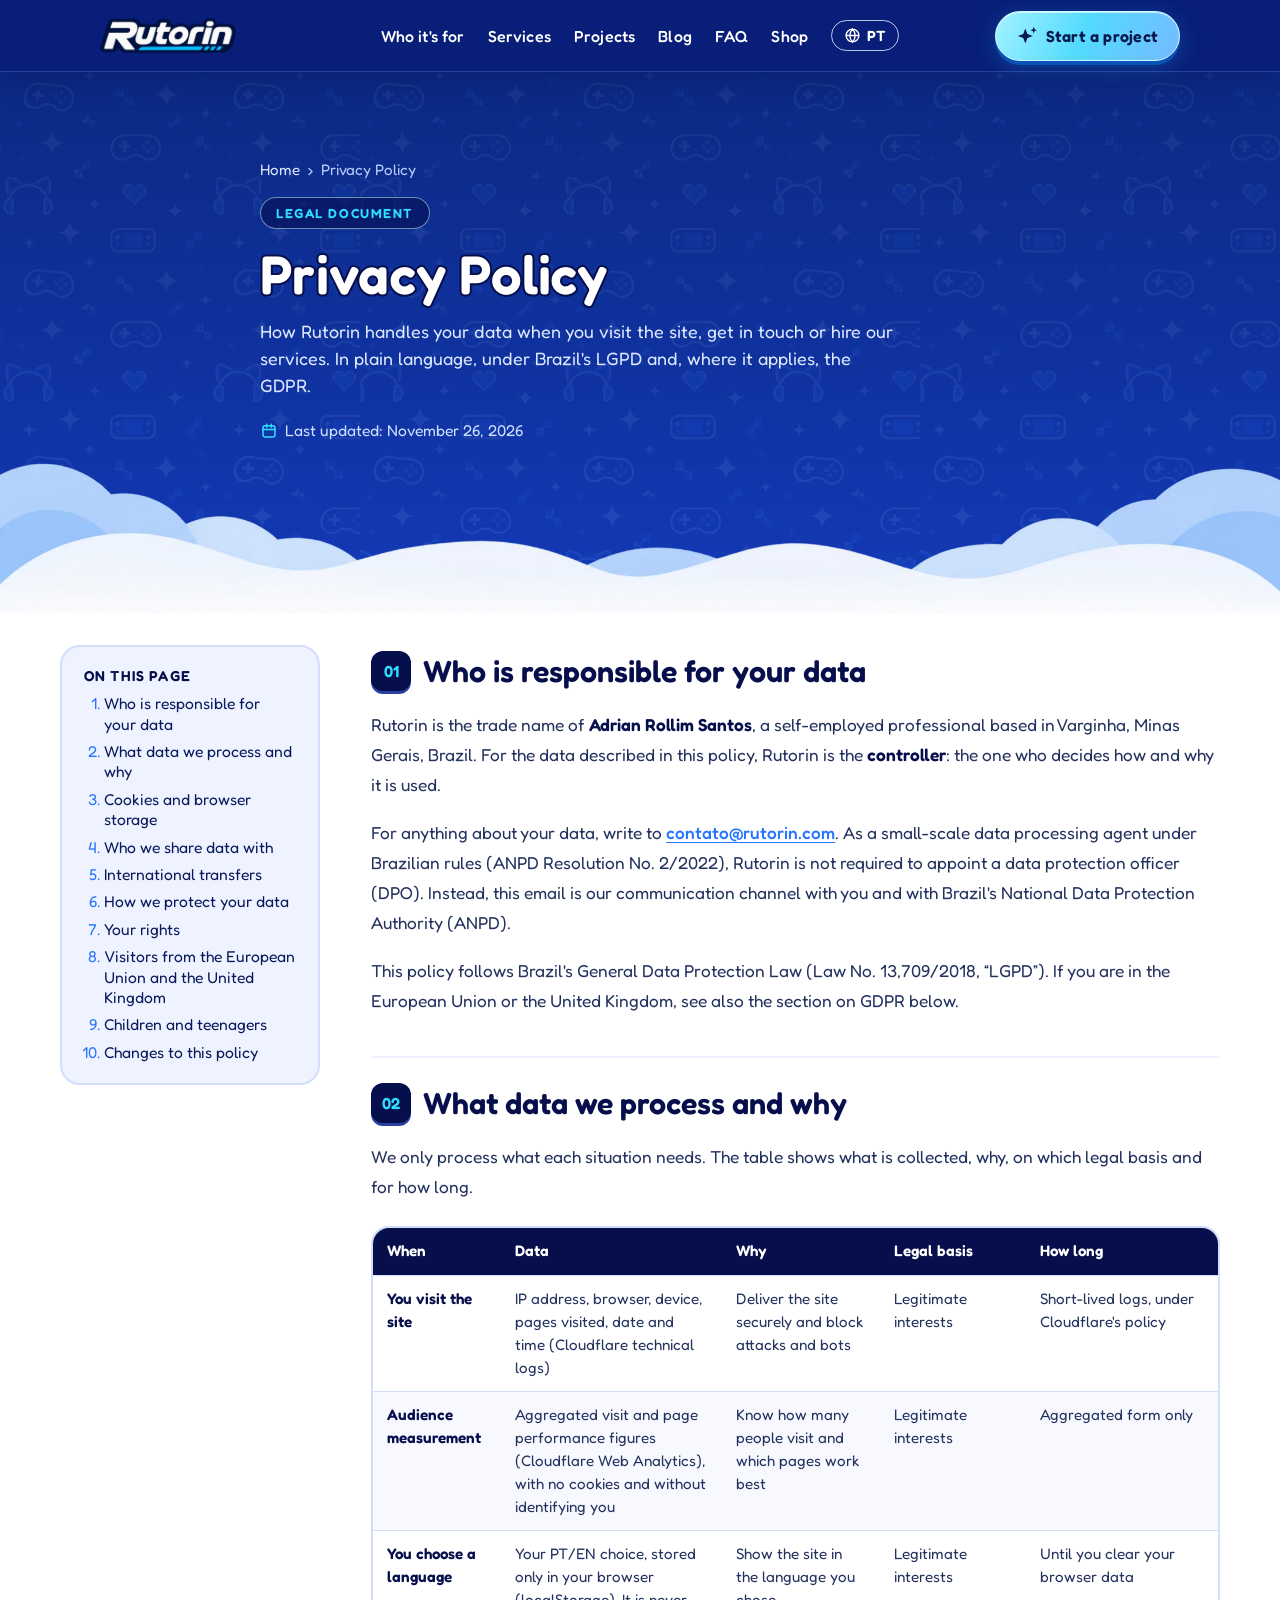
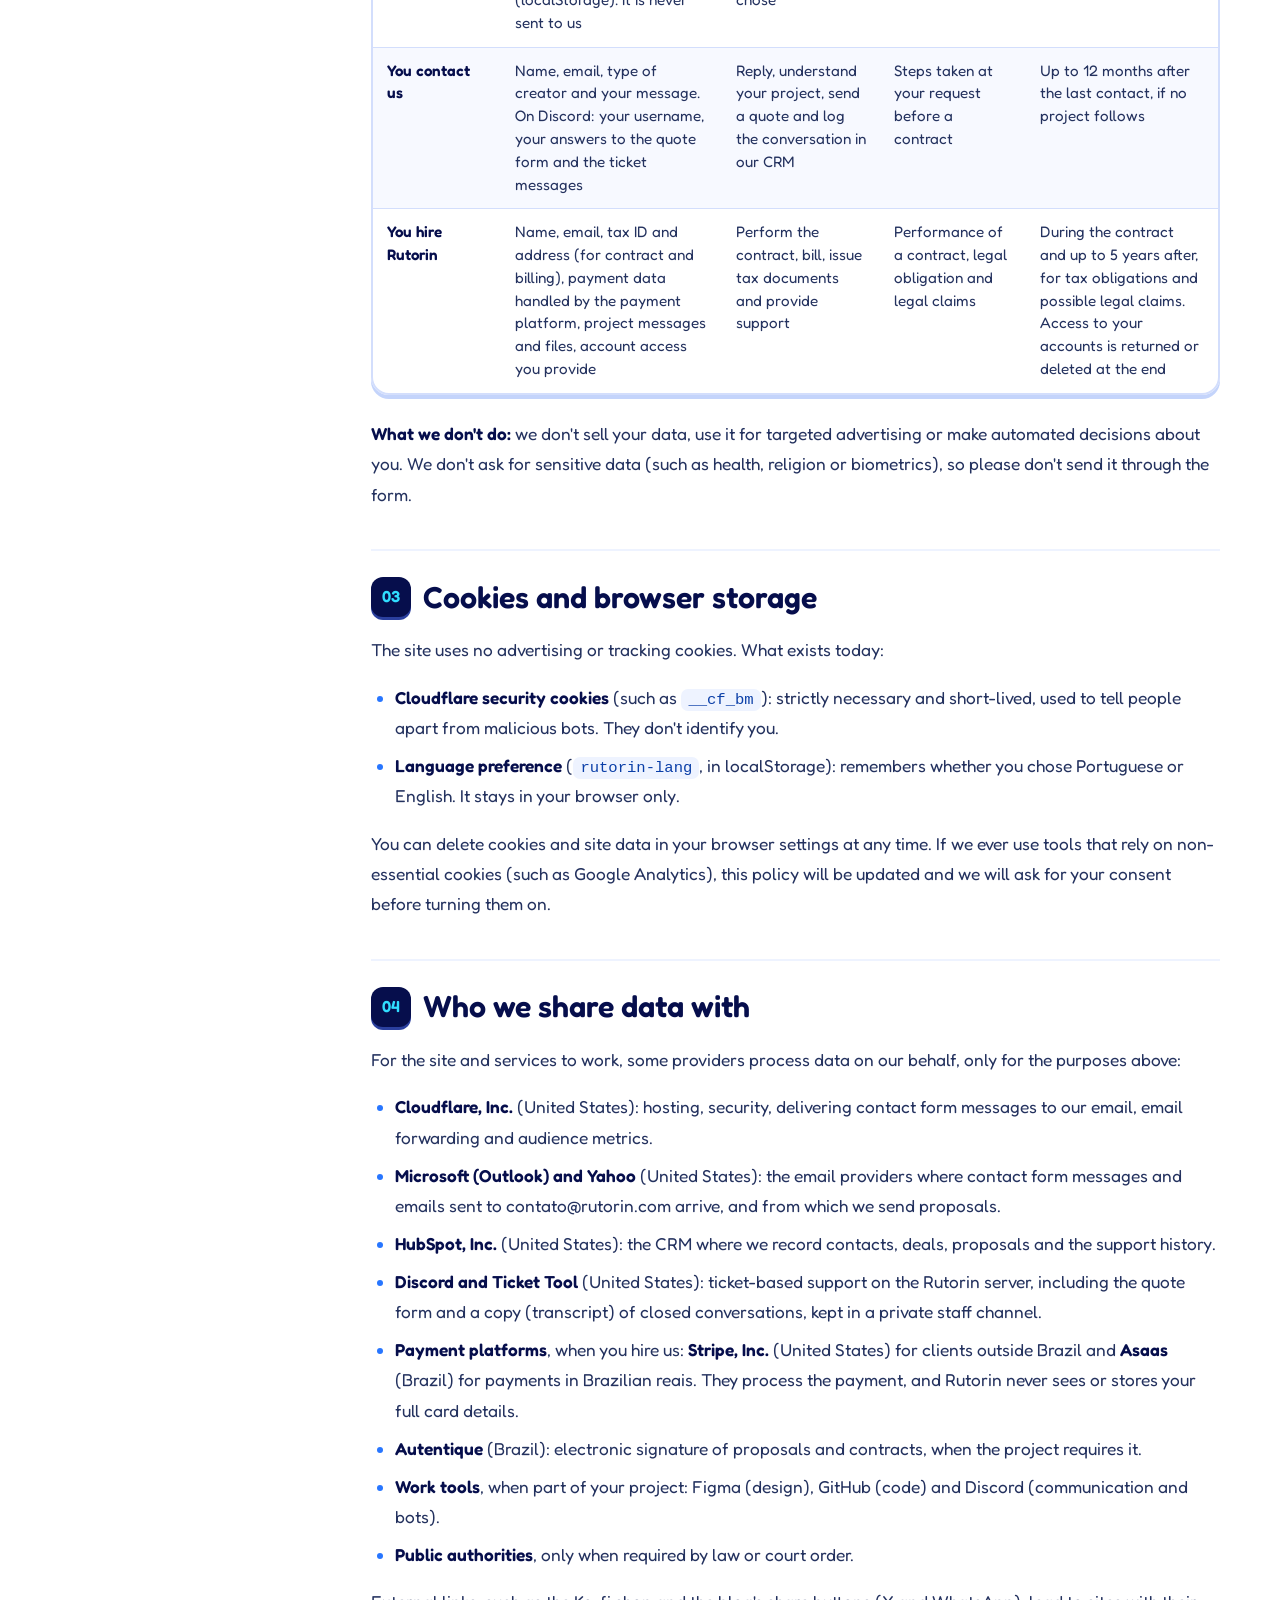
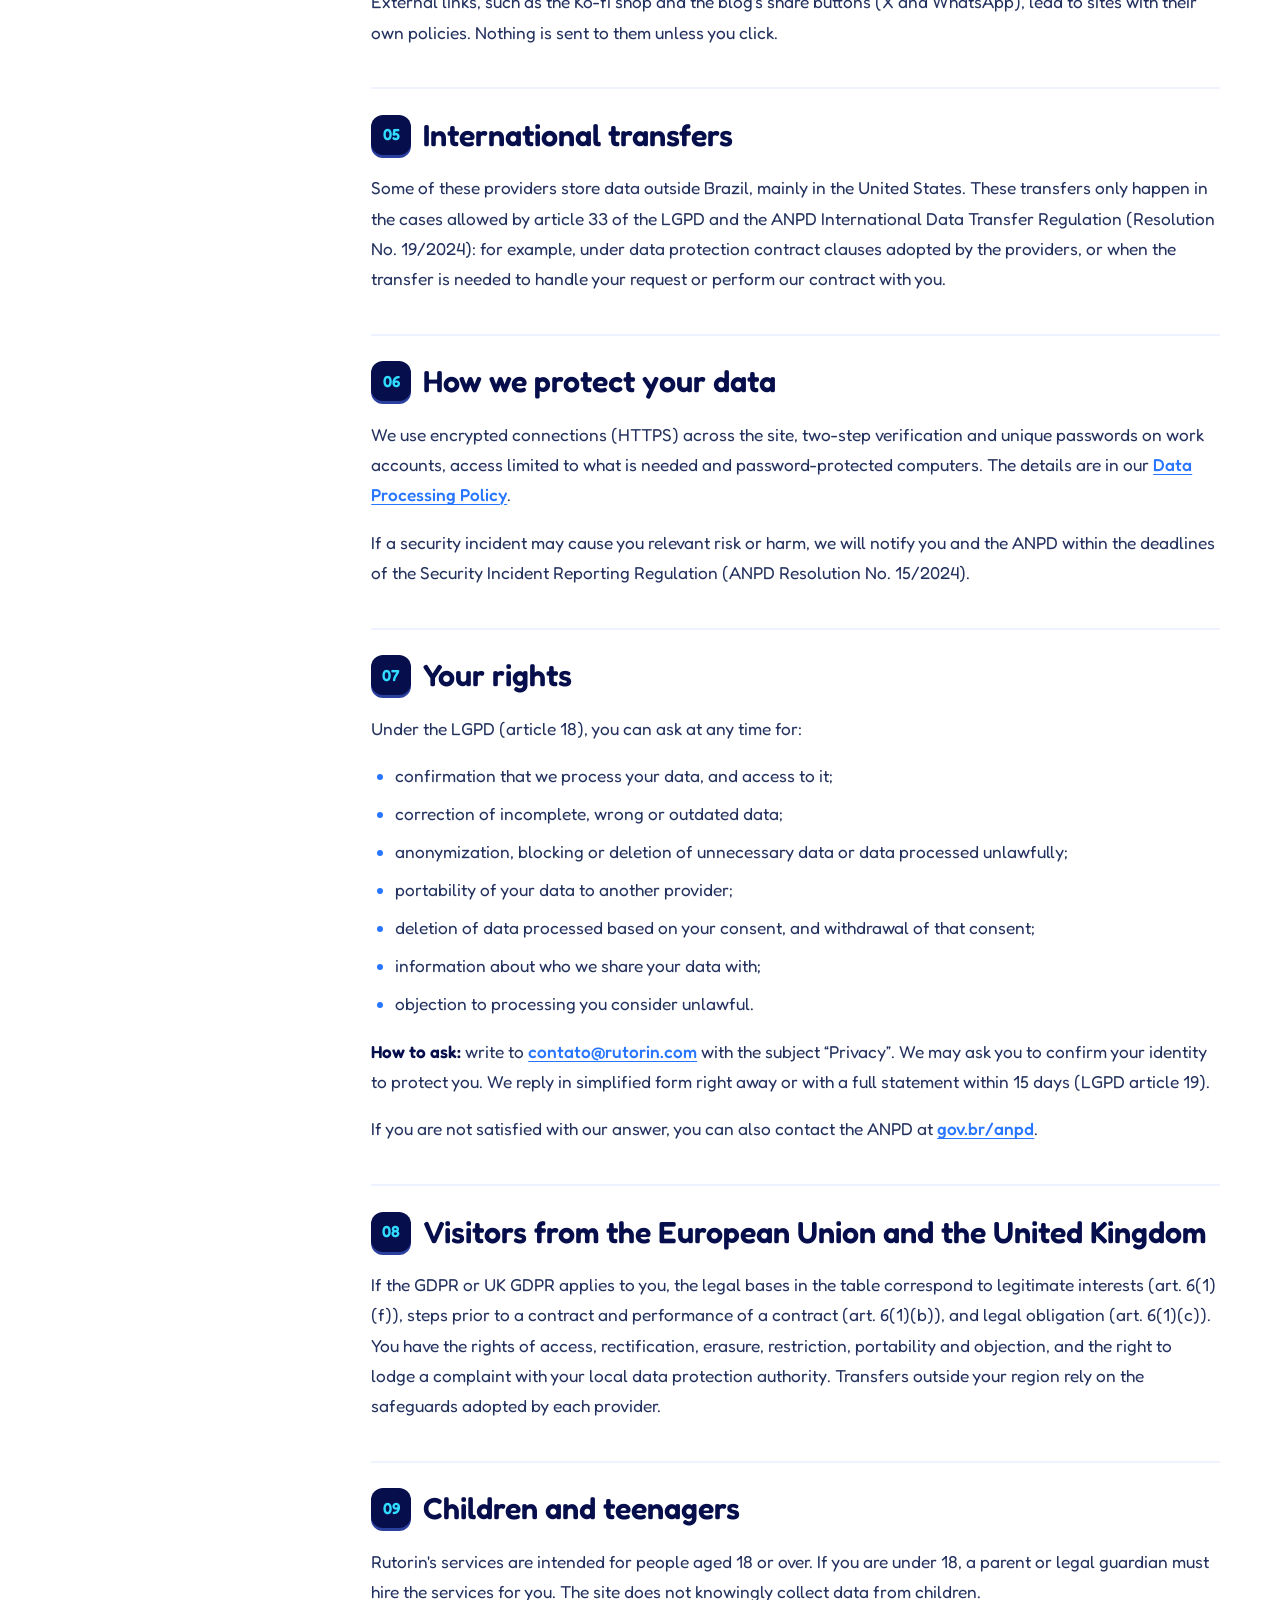
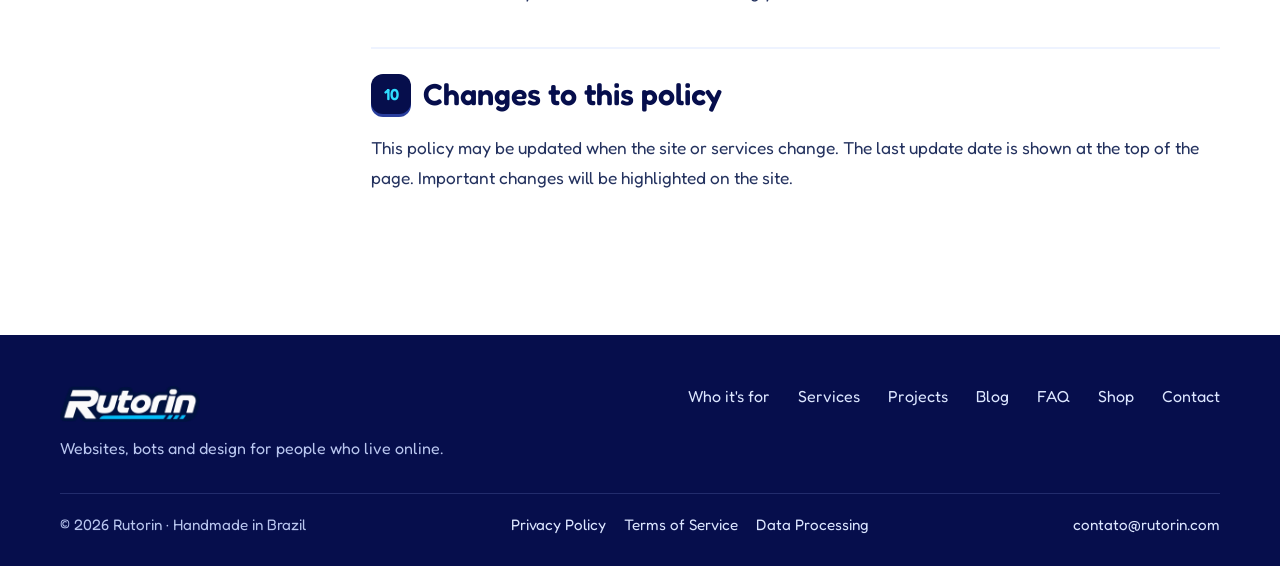
<file: en/privacy/index.html>
<!doctype html>
<html lang="en">
<head>
  <meta charset="UTF-8">
  <meta name="viewport" content="width=device-width, initial-scale=1">
  <meta name="theme-color" content="#0b206e">
  <title>Privacy Policy · Rutorin</title>
  <meta name="description" content="How Rutorin collects, uses and protects your personal data, and how to exercise your rights.">
  <link rel="canonical" href="https://rutorin.com/en/privacy/">
  <link rel="alternate" hreflang="pt" href="https://rutorin.com/privacidade/">
  <link rel="alternate" hreflang="en" href="https://rutorin.com/en/privacy/">
  <link rel="alternate" hreflang="x-default" href="https://rutorin.com/en/privacy/">
  <meta property="og:type" content="website">
  <meta property="og:locale" content="en_US">
  <meta property="og:site_name" content="Rutorin">
  <meta property="og:url" content="https://rutorin.com/en/privacy/">
  <meta property="og:title" content="Privacy Policy · Rutorin">
  <meta property="og:description" content="How Rutorin collects, uses and protects your personal data, and how to exercise your rights.">
  <meta property="og:image" content="https://rutorin.com/assets/og-image.jpg">
  <link rel="icon" type="image/png" sizes="32x32" href="../../assets/favicon-32.png">
  <link rel="icon" type="image/png" sizes="192x192" href="../../assets/favicon-192.png">
  <link rel="apple-touch-icon" sizes="180x180" href="../../assets/apple-touch-icon.png">
  <link rel="preload" href="../../assets/fredoka-600.ttf" as="font" type="font/ttf" crossorigin>
  <!-- Google Analytics (GA4): troque G-XXXXXXXXXX pelo seu ID e apague as linhas de comentário em volta.
  <script async src="https://www.googletagmanager.com/gtag/js?id=G-XXXXXXXXXX"></script>
  <script>window.dataLayer=window.dataLayer||[];function gtag(){dataLayer.push(arguments)}gtag('js',new Date());gtag('config','G-XXXXXXXXXX');</script>
  -->
  <link rel="stylesheet" href="../../styles.css">
  <script>document.documentElement.classList.add('js')</script>
  <script src="../../script.js" defer></script>
</head>
<body class="page-blog page-legal">
  <svg class="icon-library" xmlns="http://www.w3.org/2000/svg" aria-hidden="true">
    <symbol id="close" viewBox="0 0 24 24"><path d="m6 6 12 12M18 6 6 18" fill="none" stroke="currentColor" stroke-width="2" stroke-linecap="round"/></symbol>
    <symbol id="menu" viewBox="0 0 24 24"><path d="M4 6h16M4 12h16M4 18h16" fill="none" stroke="currentColor" stroke-width="2" stroke-linecap="round"/></symbol>
    <symbol id="sparkles" viewBox="0 0 24 24"><path d="m10 3 2.5 6.5L19 12l-6.5 2.5L10 21l-2.5-6.5L1 12l6.5-2.5L10 3Zm10-2 1.1 2.9L24 5l-2.9 1.1L20 9l-1.1-2.9L16 5l2.9-1.1L20 1Z" fill="currentColor"/></symbol>
    <symbol id="play" viewBox="0 0 24 24"><path d="M7 4.5v15a1 1 0 0 0 1.5.86l12-7.5a1 1 0 0 0 0-1.72l-12-7.5A1 1 0 0 0 7 4.5Z" fill="currentColor"/></symbol>
    <symbol id="arrow" viewBox="0 0 24 24"><path d="M5 12h14m-6-6 6 6-6 6" fill="none" stroke="currentColor" stroke-width="2.2" stroke-linecap="round" stroke-linejoin="round"/></symbol>
    <symbol id="arrow-left" viewBox="0 0 24 24"><path d="M19 12H5m6-6-6 6 6 6" fill="none" stroke="currentColor" stroke-width="2.2" stroke-linecap="round" stroke-linejoin="round"/></symbol>
    <symbol id="globe" viewBox="0 0 24 24"><circle cx="12" cy="12" r="9" fill="none" stroke="currentColor" stroke-width="2"/><path d="M3 12h18M12 3c2.5 2.6 3.8 5.6 3.8 9s-1.3 6.4-3.8 9c-2.5-2.6-3.8-5.6-3.8-9S9.5 5.6 12 3Z" fill="none" stroke="currentColor" stroke-width="2" stroke-linejoin="round"/></symbol>
    <symbol id="lock" viewBox="0 0 24 24"><rect x="5" y="10" width="14" height="10" rx="3" fill="none" stroke="currentColor" stroke-width="2"/><path d="M8 10V7a4 4 0 0 1 8 0v3" fill="none" stroke="currentColor" stroke-width="2" stroke-linecap="round"/></symbol>
    <symbol id="clock" viewBox="0 0 24 24"><circle cx="12" cy="12" r="9" fill="none" stroke="currentColor" stroke-width="2"/><path d="M12 7v5l3 2" fill="none" stroke="currentColor" stroke-width="2" stroke-linecap="round"/></symbol>
    <symbol id="calendar" viewBox="0 0 24 24"><rect x="4" y="5" width="16" height="15" rx="3" fill="none" stroke="currentColor" stroke-width="2"/><path d="M4 10h16M9 3v4M15 3v4" stroke="currentColor" stroke-width="2" stroke-linecap="round"/></symbol>
    <symbol id="link" viewBox="0 0 24 24"><path d="M10 14a4 4 0 0 0 5.7 0l3-3a4 4 0 0 0-5.7-5.7l-1 1M14 10a4 4 0 0 0-5.7 0l-3 3a4 4 0 0 0 5.7 5.7l1-1" fill="none" stroke="currentColor" stroke-width="2" stroke-linecap="round"/></symbol>
    <symbol id="rss" viewBox="0 0 24 24"><path d="M5 5a14 14 0 0 1 14 14M5 11a8 8 0 0 1 8 8" fill="none" stroke="currentColor" stroke-width="2.2" stroke-linecap="round"/><circle cx="6" cy="18" r="1.8" fill="currentColor"/></symbol>
  </svg>

  <header class="site-header is-solid">
    <div class="header-inner">
      <a class="brand" href="../../en/" aria-label="Rutorin, home page" draggable="false"><img src="../../assets/rutorin-logo.webp" alt="Rutorin" width="600" height="152" draggable="false"></a>
      <nav class="desktop-nav" aria-label="Main navigation">
        <a class="nav-link" href="../../en/#classes">Who it's for</a>
        <a class="nav-link" href="../../en/services/">Services</a>
        <a class="nav-link" href="../../en/#projetos">Projects</a>
        <a class="nav-link" href="../../blog/">Blog</a>
        <a class="nav-link" href="../../en/#duvidas">FAQ</a>
        <a class="nav-link" href="https://ko-fi.com/rutorin/shop" target="_blank" rel="noopener noreferrer">Shop<span class="visually-hidden"> (opens in a new tab)</span></a>
        <a class="lang-switch" href="../../privacidade/" hreflang="pt" lang="pt-BR" data-lang-switch="pt" aria-label="Versão em português"><svg aria-hidden="true"><use href="#globe"></use></svg>PT</a>
      </nav>
      <a class="commission-button" href="../../en/#contato"><svg class="commission-icon" aria-hidden="true"><use href="#sparkles"></use></svg><span>Start a project</span><span class="commission-sheen" aria-hidden="true"></span></a>
      <button class="menu-button" popovertarget="mobile-menu" aria-label="Open menu"><svg><use href="#menu"></use></svg></button>
    </div>
  </header>

  <nav class="mobile-menu" id="mobile-menu" popover aria-label="Menu">
    <div class="mobile-menu-heading"><span>Explore Rutorin</span><button class="close-button" popovertarget="mobile-menu" popovertargetaction="hide" aria-label="Close menu"><svg><use href="#close"></use></svg></button></div>
    <a href="../../en/#classes">Who it's for</a>
    <a href="../../en/services/">Services</a>
    <a href="../../en/#projetos">Projects</a>
    <a href="../../blog/">Blog</a>
    <a href="../../en/#duvidas">FAQ</a>
    <a href="https://ko-fi.com/rutorin/shop" target="_blank" rel="noopener noreferrer">Shop</a>
    <a href="../../privacidade/" hreflang="pt" lang="pt-BR" data-lang-switch="pt" class="mobile-lang"><svg aria-hidden="true"><use href="#globe"></use></svg>Versão em português</a>
    <a href="../../en/#contato" class="mobile-cta">Start my project</a>
  </nav>

  <main>
    <header class="blog-hero post-hero legal-hero">
      <div class="container blog-hero-inner">
        <nav class="breadcrumb" aria-label="You are here"><a href="../../en/">Home</a><span aria-hidden="true">›</span><span>Privacy Policy</span></nav>
        <span class="hud-chip hud-chip-light">Legal document</span>
        <h1>Privacy Policy</h1>
        <p>How Rutorin handles your data when you visit the site, get in touch or hire our services. In plain language, under Brazil's LGPD and, where it applies, the GDPR.</p>
        <div class="post-hero-meta"><span><svg aria-hidden="true"><use href="#calendar"></use></svg>Last updated: November 26, 2026</span></div>
      </div>
      <img class="blog-hero-cloud" src="../../assets/cloud-divider.webp" alt="" width="2172" height="724" aria-hidden="true">
    </header>

    <div class="container legal-layout">
      <nav class="legal-toc" aria-labelledby="toc-title">
        <p id="toc-title">On this page</p>
        <ol>
          <li><a href="#who-we-are">Who is responsible for your data</a></li>
          <li><a href="#data">What data we process and why</a></li>
          <li><a href="#cookies">Cookies and browser storage</a></li>
          <li><a href="#sharing">Who we share data with</a></li>
          <li><a href="#transfers">International transfers</a></li>
          <li><a href="#security">How we protect your data</a></li>
          <li><a href="#rights">Your rights</a></li>
          <li><a href="#gdpr">Visitors from the European Union and the United Kingdom</a></li>
          <li><a href="#children">Children and teenagers</a></li>
          <li><a href="#changes">Changes to this policy</a></li>
        </ol>
      </nav>
      <div class="prose legal-prose">
        <section class="legal-section" id="who-we-are" aria-labelledby="who-we-are-t">
          <h2 id="who-we-are-t"><span class="legal-num">01</span>Who is responsible for your data</h2>
<p>Rutorin is the trade name of <strong>Adrian Rollim Santos</strong>, a self-employed professional based in Varginha, Minas Gerais, Brazil. For the data described in this policy, Rutorin is the <strong>controller</strong>: the one who decides how and why it is used.</p>
<p>For anything about your data, write to <a href="mailto:contato@rutorin.com">contato@rutorin.com</a>. As a small-scale data processing agent under Brazilian rules (ANPD Resolution No. 2/2022), Rutorin is not required to appoint a data protection officer (DPO). Instead, this email is our communication channel with you and with Brazil's National Data Protection Authority (ANPD).</p>
<p>This policy follows Brazil's General Data Protection Law (Law No. 13,709/2018, “LGPD”). If you are in the European Union or the United Kingdom, see also the section on GDPR below.</p>
        </section>
        <section class="legal-section" id="data" aria-labelledby="data-t">
          <h2 id="data-t"><span class="legal-num">02</span>What data we process and why</h2>
<p>We only process what each situation needs. The table shows what is collected, why, on which legal basis and for how long.</p>
<div class="table-wrap"><table>
<thead><tr><th>When</th><th>Data</th><th>Why</th><th>Legal basis</th><th>How long</th></tr></thead>
<tbody>
<tr><td data-label="When">You visit the site</td><td data-label="Data">IP address, browser, device, pages visited, date and time (Cloudflare technical logs)</td><td data-label="Why">Deliver the site securely and block attacks and bots</td><td data-label="Legal basis">Legitimate interests</td><td data-label="How long">Short-lived logs, under Cloudflare's policy</td></tr>
<tr><td data-label="When">Audience measurement</td><td data-label="Data">Aggregated visit and page performance figures (Cloudflare Web Analytics), with no cookies and without identifying you</td><td data-label="Why">Know how many people visit and which pages work best</td><td data-label="Legal basis">Legitimate interests</td><td data-label="How long">Aggregated form only</td></tr>
<tr><td data-label="When">You choose a language</td><td data-label="Data">Your PT/EN choice, stored only in your browser (localStorage). It is never sent to us</td><td data-label="Why">Show the site in the language you chose</td><td data-label="Legal basis">Legitimate interests</td><td data-label="How long">Until you clear your browser data</td></tr>
<tr><td data-label="When">You contact us</td><td data-label="Data">Name, email, type of creator and your message. On Discord: your username, your answers to the quote form and the ticket messages</td><td data-label="Why">Reply, understand your project, send a quote and log the conversation in our CRM</td><td data-label="Legal basis">Steps taken at your request before a contract</td><td data-label="How long">Up to 12 months after the last contact, if no project follows</td></tr>
<tr><td data-label="When">You hire Rutorin</td><td data-label="Data">Name, email, tax ID and address (for contract and billing), payment data handled by the payment platform, project messages and files, account access you provide</td><td data-label="Why">Perform the contract, bill, issue tax documents and provide support</td><td data-label="Legal basis">Performance of a contract, legal obligation and legal claims</td><td data-label="How long">During the contract and up to 5 years after, for tax obligations and possible legal claims. Access to your accounts is returned or deleted at the end</td></tr>
</tbody></table></div>
<p><strong>What we don't do:</strong> we don't sell your data, use it for targeted advertising or make automated decisions about you. We don't ask for sensitive data (such as health, religion or biometrics), so please don't send it through the form.</p>
        </section>
        <section class="legal-section" id="cookies" aria-labelledby="cookies-t">
          <h2 id="cookies-t"><span class="legal-num">03</span>Cookies and browser storage</h2>
<p>The site uses no advertising or tracking cookies. What exists today:</p>
<ul>
<li><strong>Cloudflare security cookies</strong> (such as <code>__cf_bm</code>): strictly necessary and short-lived, used to tell people apart from malicious bots. They don't identify you.</li>
<li><strong>Language preference</strong> (<code>rutorin-lang</code>, in localStorage): remembers whether you chose Portuguese or English. It stays in your browser only.</li>
</ul>
<p>You can delete cookies and site data in your browser settings at any time. If we ever use tools that rely on non-essential cookies (such as Google Analytics), this policy will be updated and we will ask for your consent before turning them on.</p>
        </section>
        <section class="legal-section" id="sharing" aria-labelledby="sharing-t">
          <h2 id="sharing-t"><span class="legal-num">04</span>Who we share data with</h2>
<p>For the site and services to work, some providers process data on our behalf, only for the purposes above:</p>
<ul>
<li><strong>Cloudflare, Inc.</strong> (United States): hosting, security, delivering contact form messages to our email, email forwarding and audience metrics.</li>
<li><strong>Microsoft (Outlook) and Yahoo</strong> (United States): the email providers where contact form messages and emails sent to contato@rutorin.com arrive, and from which we send proposals.</li>
<li><strong>HubSpot, Inc.</strong> (United States): the CRM where we record contacts, deals, proposals and the support history.</li>
<li><strong>Discord and Ticket Tool</strong> (United States): ticket-based support on the Rutorin server, including the quote form and a copy (transcript) of closed conversations, kept in a private staff channel.</li>
<li><strong>Payment platforms</strong>, when you hire us: <strong>Stripe, Inc.</strong> (United States) for clients outside Brazil and <strong>Asaas</strong> (Brazil) for payments in Brazilian reais. They process the payment, and Rutorin never sees or stores your full card details.</li>
<li><strong>Autentique</strong> (Brazil): electronic signature of proposals and contracts, when the project requires it.</li>
<li><strong>Work tools</strong>, when part of your project: Figma (design), GitHub (code) and Discord (communication and bots).</li>
<li><strong>Public authorities</strong>, only when required by law or court order.</li>
</ul>
<p>External links, such as the Ko-fi shop and the blog's share buttons (X and WhatsApp), lead to sites with their own policies. Nothing is sent to them unless you click.</p>
        </section>
        <section class="legal-section" id="transfers" aria-labelledby="transfers-t">
          <h2 id="transfers-t"><span class="legal-num">05</span>International transfers</h2>
<p>Some of these providers store data outside Brazil, mainly in the United States. These transfers only happen in the cases allowed by article 33 of the LGPD and the ANPD International Data Transfer Regulation (Resolution No. 19/2024): for example, under data protection contract clauses adopted by the providers, or when the transfer is needed to handle your request or perform our contract with you.</p>
        </section>
        <section class="legal-section" id="security" aria-labelledby="security-t">
          <h2 id="security-t"><span class="legal-num">06</span>How we protect your data</h2>
<p>We use encrypted connections (HTTPS) across the site, two-step verification and unique passwords on work accounts, access limited to what is needed and password-protected computers. The details are in our <a href="../../en/data-processing/">Data Processing Policy</a>.</p>
<p>If a security incident may cause you relevant risk or harm, we will notify you and the ANPD within the deadlines of the Security Incident Reporting Regulation (ANPD Resolution No. 15/2024).</p>
        </section>
        <section class="legal-section" id="rights" aria-labelledby="rights-t">
          <h2 id="rights-t"><span class="legal-num">07</span>Your rights</h2>
<p>Under the LGPD (article 18), you can ask at any time for:</p>
<ul>
<li>confirmation that we process your data, and access to it;</li>
<li>correction of incomplete, wrong or outdated data;</li>
<li>anonymization, blocking or deletion of unnecessary data or data processed unlawfully;</li>
<li>portability of your data to another provider;</li>
<li>deletion of data processed based on your consent, and withdrawal of that consent;</li>
<li>information about who we share your data with;</li>
<li>objection to processing you consider unlawful.</li>
</ul>
<p><strong>How to ask:</strong> write to <a href="mailto:contato@rutorin.com">contato@rutorin.com</a> with the subject “Privacy”. We may ask you to confirm your identity to protect you. We reply in simplified form right away or with a full statement within 15 days (LGPD article 19).</p>
<p>If you are not satisfied with our answer, you can also contact the ANPD at <a href="https://www.gov.br/anpd" target="_blank" rel="noopener noreferrer">gov.br/anpd</a>.</p>
        </section>
        <section class="legal-section" id="gdpr" aria-labelledby="gdpr-t">
          <h2 id="gdpr-t"><span class="legal-num">08</span>Visitors from the European Union and the United Kingdom</h2>
<p>If the GDPR or UK GDPR applies to you, the legal bases in the table correspond to legitimate interests (art. 6(1)(f)), steps prior to a contract and performance of a contract (art. 6(1)(b)), and legal obligation (art. 6(1)(c)). You have the rights of access, rectification, erasure, restriction, portability and objection, and the right to lodge a complaint with your local data protection authority. Transfers outside your region rely on the safeguards adopted by each provider.</p>
        </section>
        <section class="legal-section" id="children" aria-labelledby="children-t">
          <h2 id="children-t"><span class="legal-num">09</span>Children and teenagers</h2>
<p>Rutorin's services are intended for people aged 18 or over. If you are under 18, a parent or legal guardian must hire the services for you. The site does not knowingly collect data from children.</p>
        </section>
        <section class="legal-section" id="changes" aria-labelledby="changes-t">
          <h2 id="changes-t"><span class="legal-num">10</span>Changes to this policy</h2>
<p>This policy may be updated when the site or services change. The last update date is shown at the top of the page. Important changes will be highlighted on the site.</p>
        </section>
      </div>
    </div>
  </main>

  <footer class="site-footer">
    <div class="container footer-inner">
      <div class="footer-brand">
        <img src="../../assets/rutorin-logo.webp" alt="Rutorin" width="600" height="152" loading="lazy">
        <p>Websites, bots and design for people who live online.</p>
      </div>
      <nav class="footer-nav" aria-label="Footer">
        <a href="../../en/#classes">Who it's for</a>
        <a href="../../en/services/">Services</a>
        <a href="../../en/#projetos">Projects</a>
        <a href="../../blog/">Blog</a>
        <a href="../../en/#duvidas">FAQ</a>
        <a href="https://ko-fi.com/rutorin/shop" target="_blank" rel="noopener noreferrer">Shop</a>
        <a href="../../en/#contato">Contact</a>
      </nav>
    </div>
    <div class="container footer-bottom">
      <span>© <span data-year>2026</span> Rutorin · Handmade in Brazil</span>
      <nav class="footer-legal" aria-label="Legal documents"><a href="../../en/privacy/">Privacy Policy</a><a href="../../en/terms/">Terms of Service</a><a href="../../en/data-processing/">Data Processing</a></nav>
      <a href="mailto:contato@rutorin.com">contato@rutorin.com</a>
    </div>
  </footer>
</body>
</html>
</file>
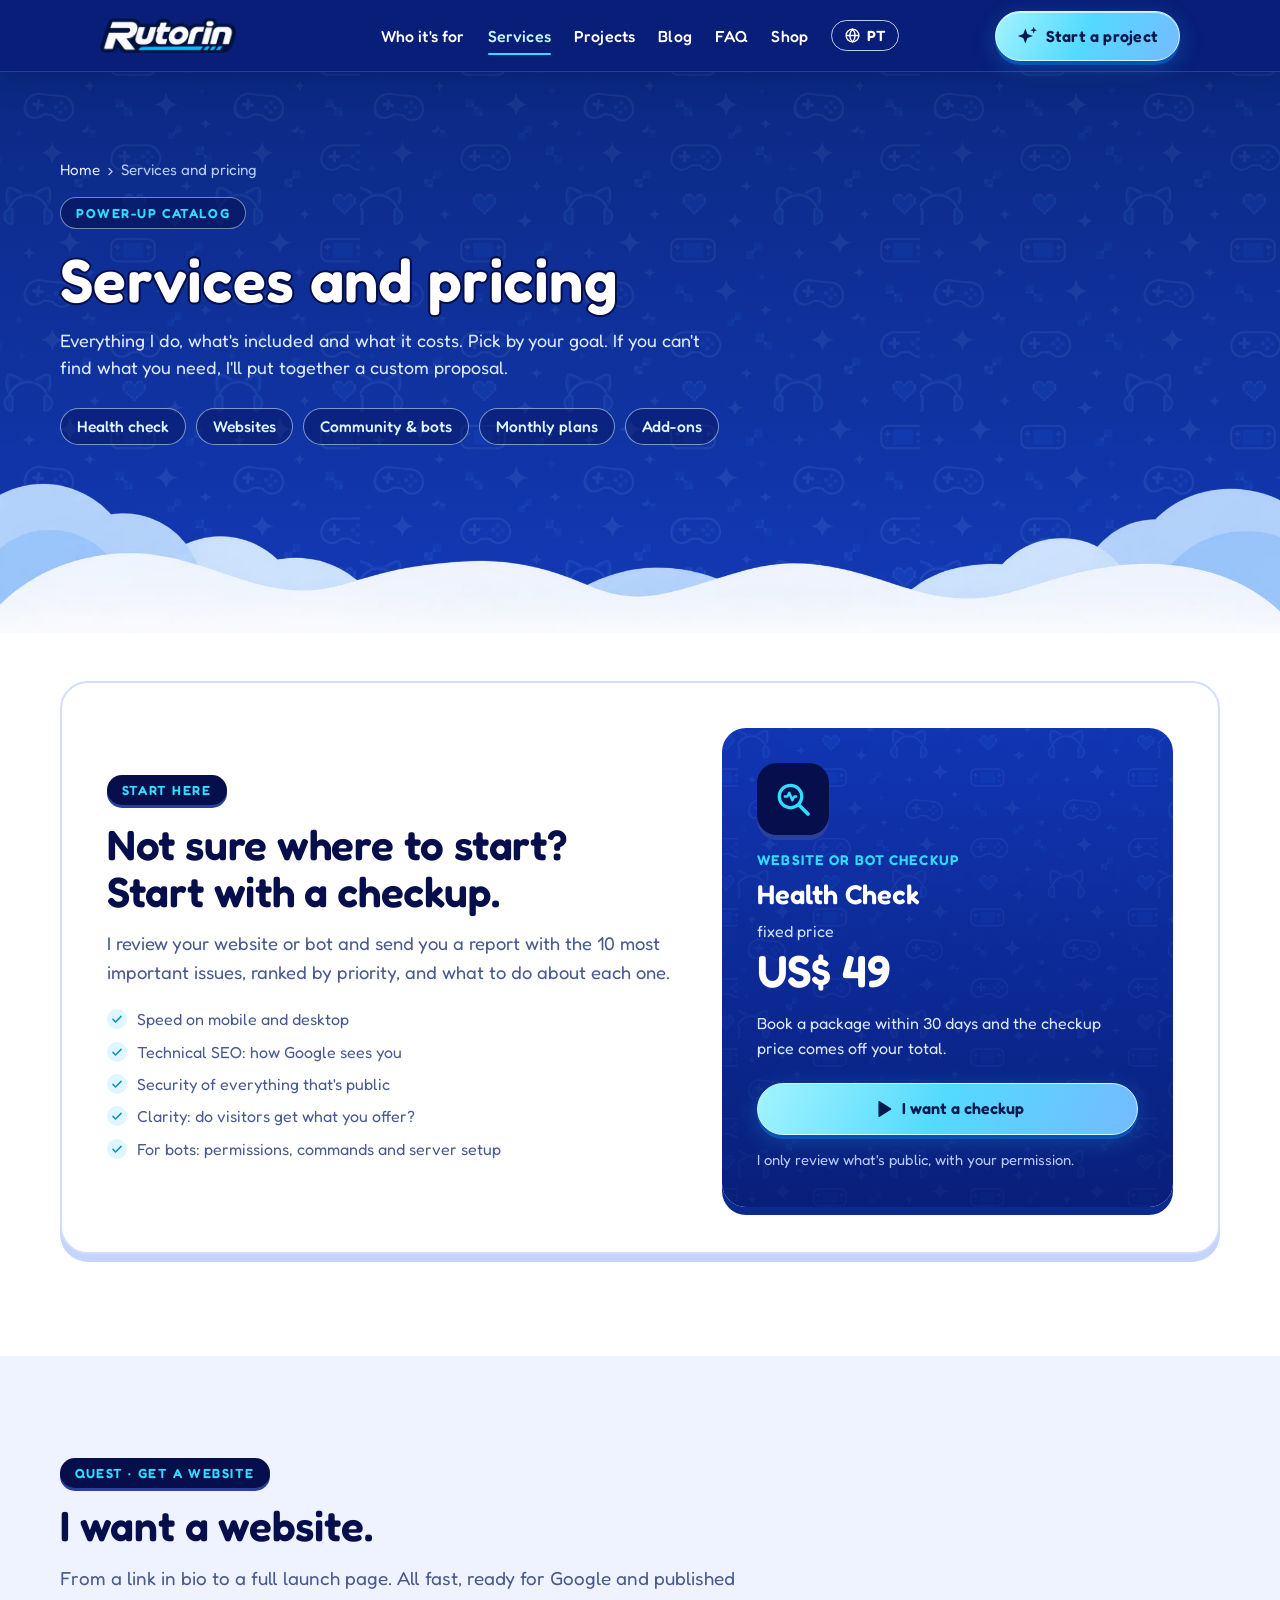
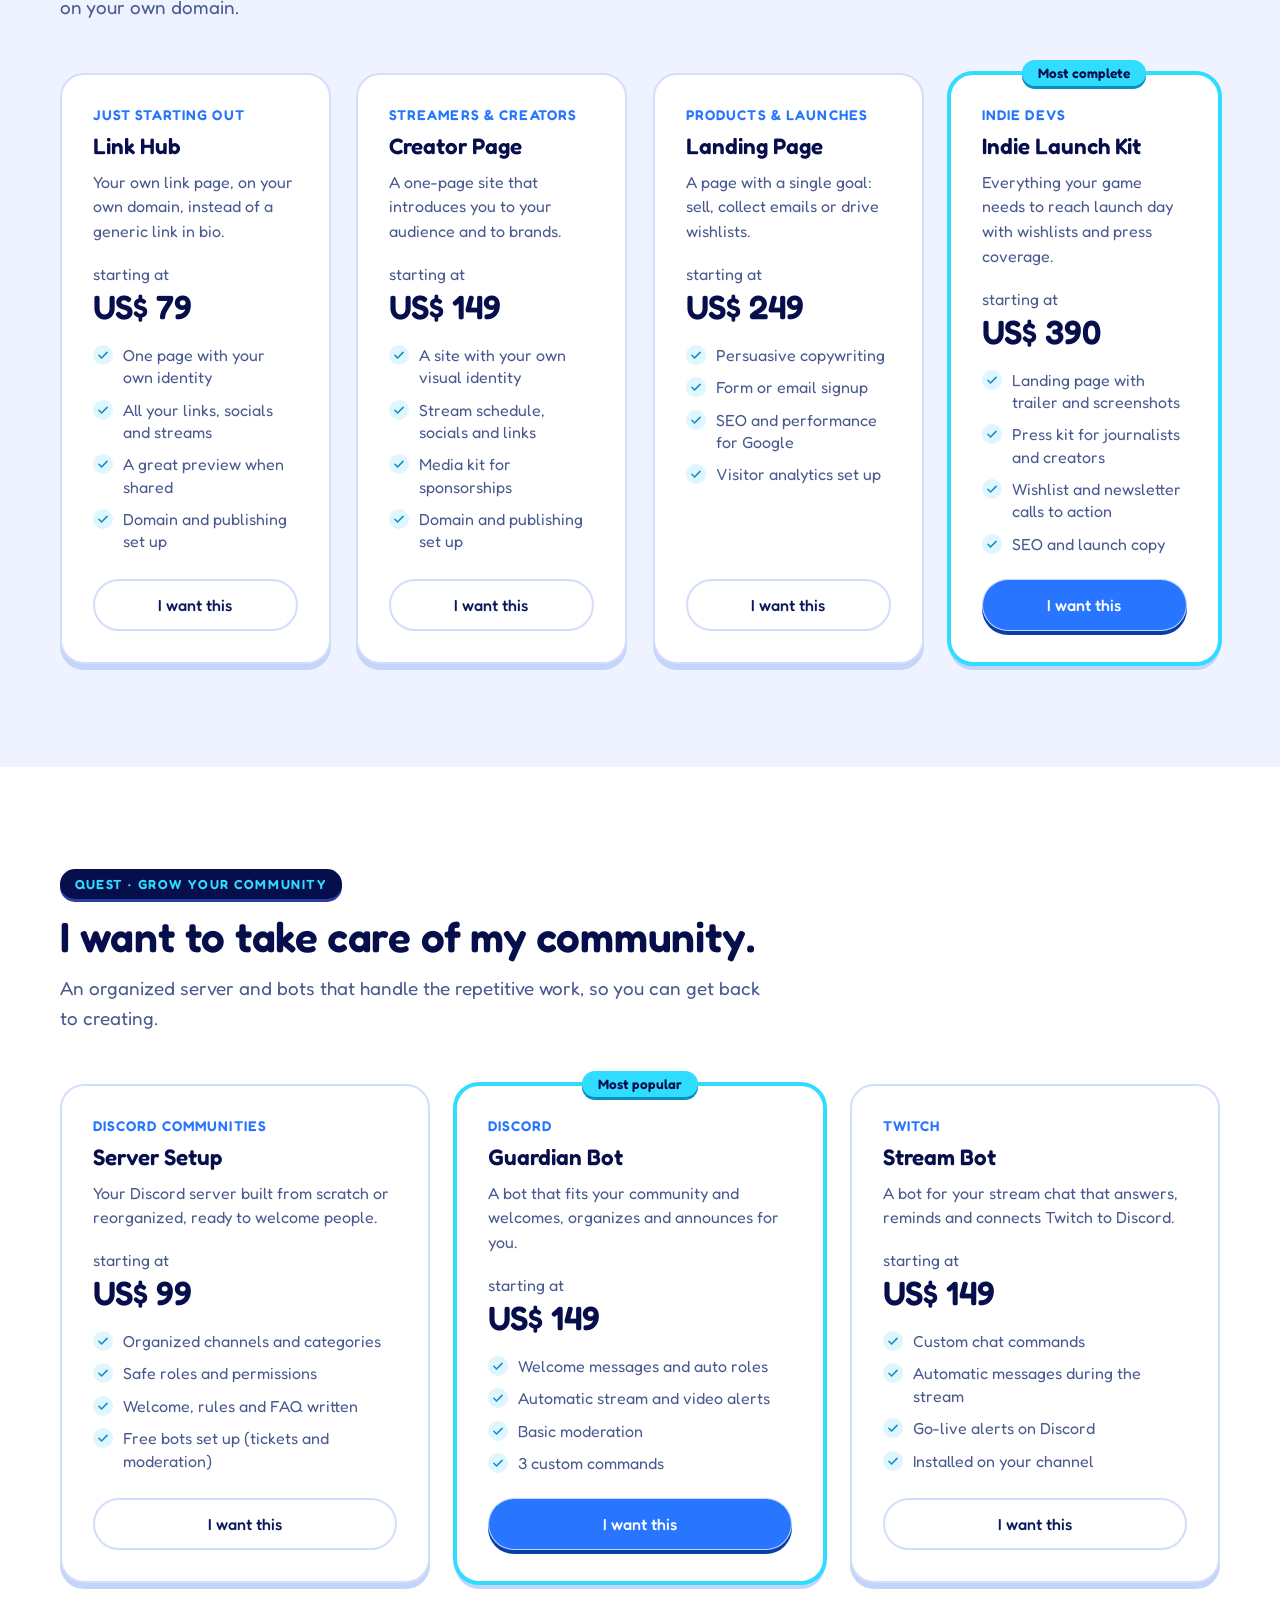
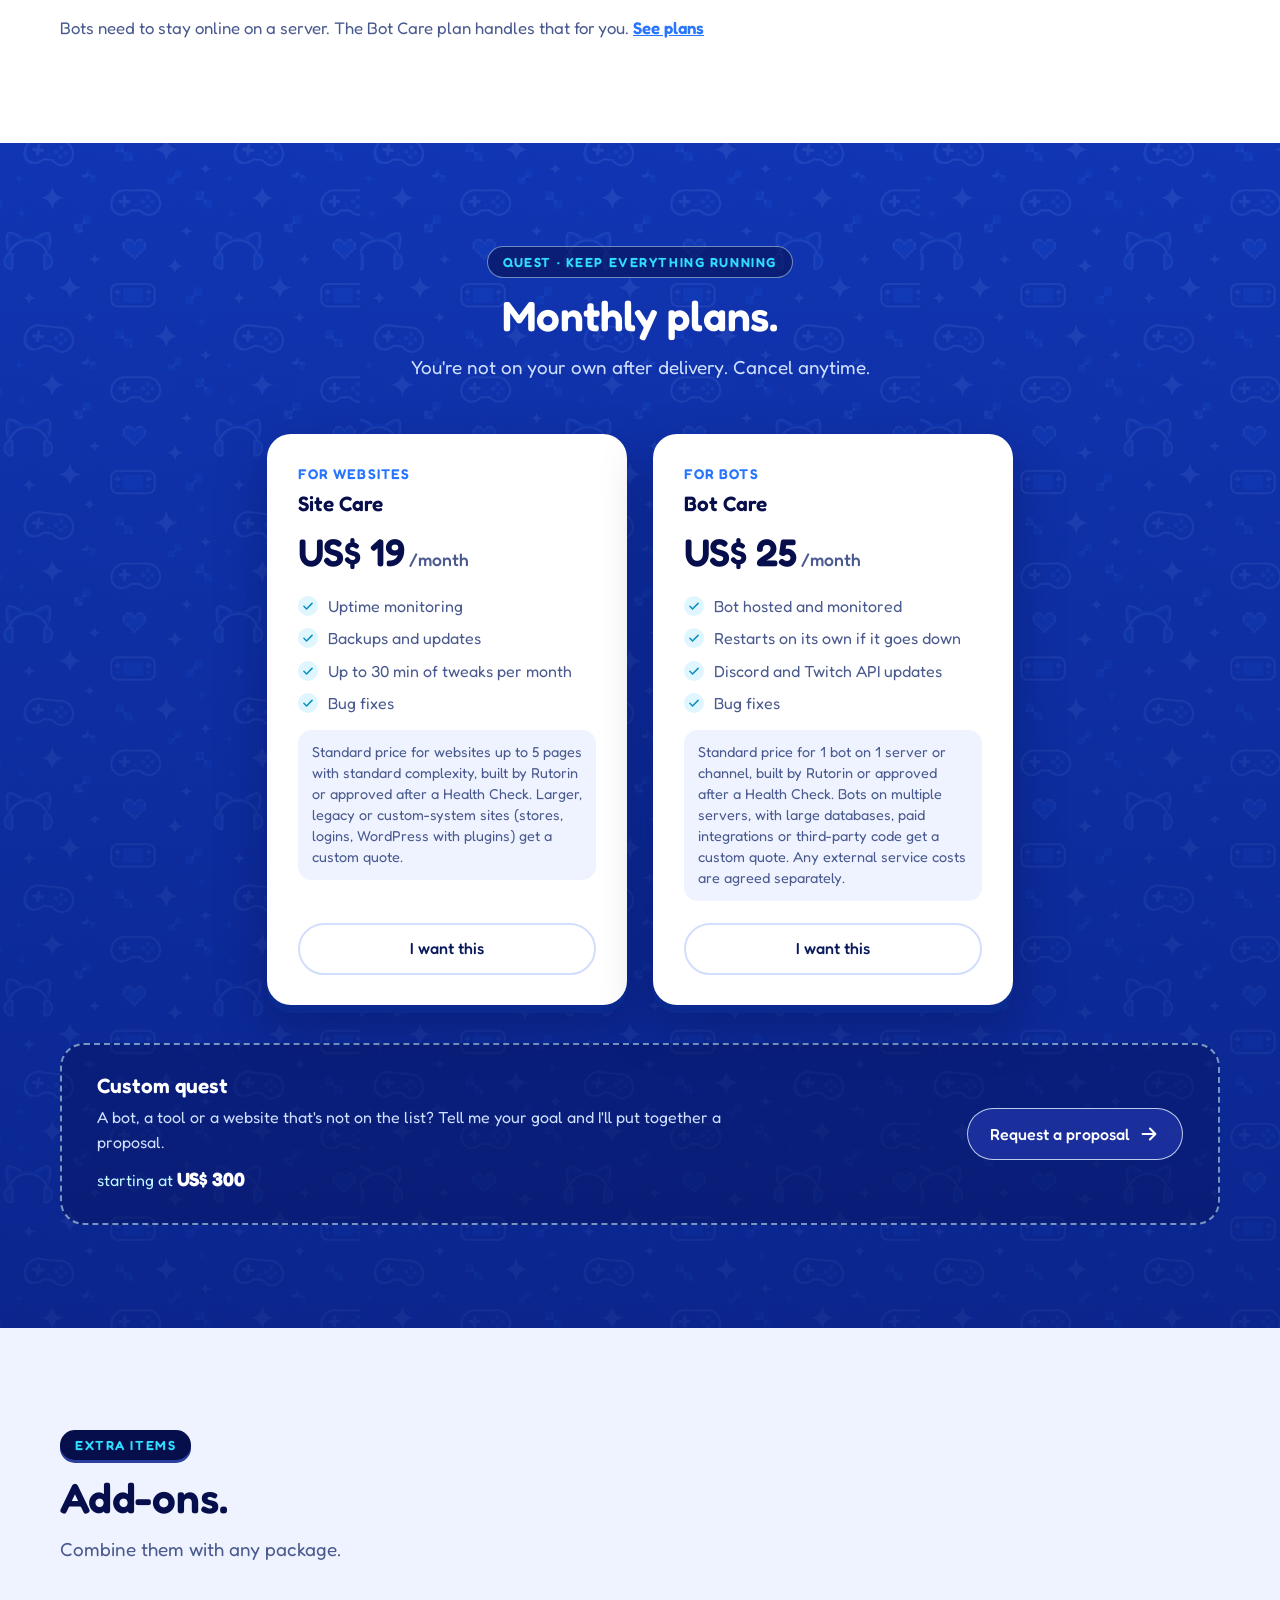
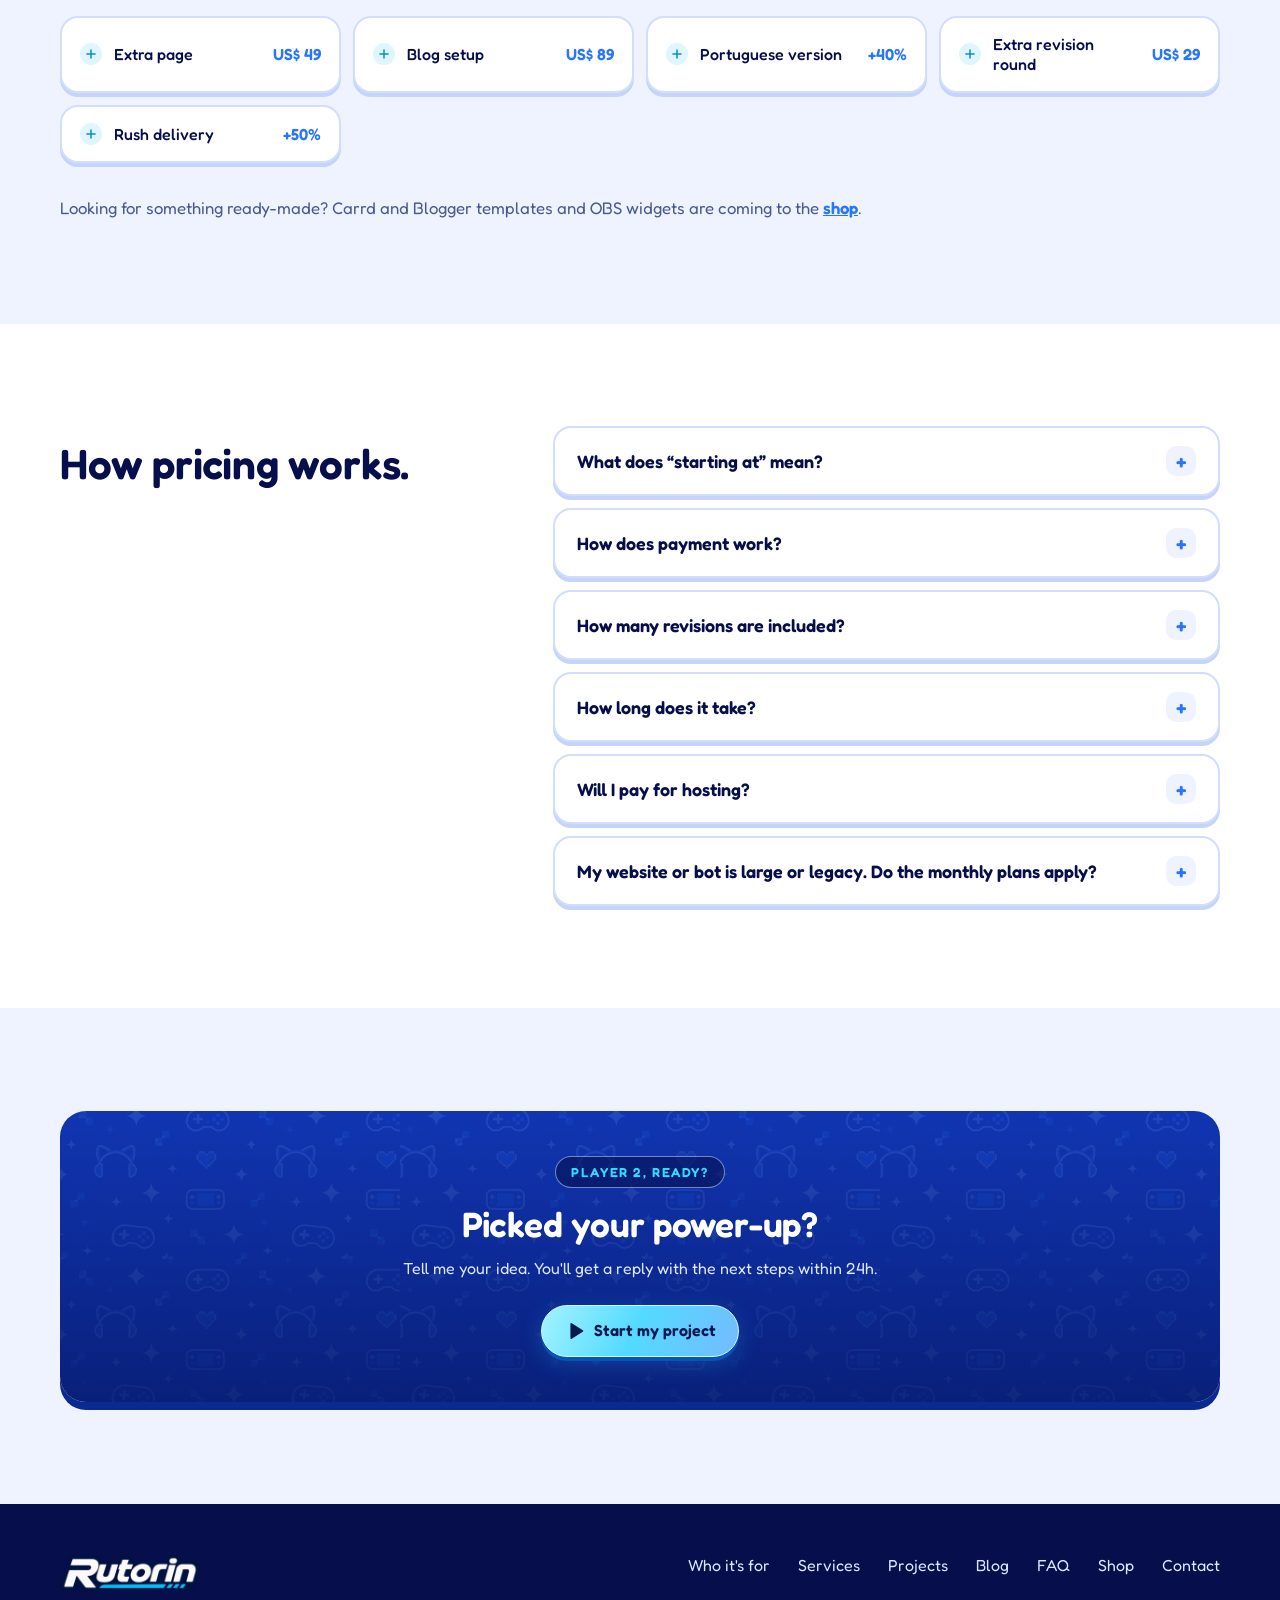
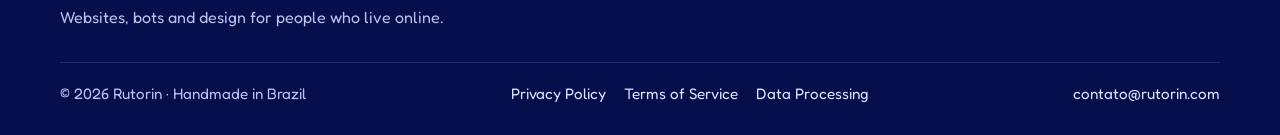
<file: en/services/index.html>
<!doctype html>
<html lang="en">
<head>
  <meta charset="UTF-8">
  <meta name="viewport" content="width=device-width, initial-scale=1">
  <meta name="theme-color" content="#0b206e">
  <title>Services and pricing · Rutorin</title>
  <meta name="description" content="Websites, landing pages, Discord and Twitch bots, and website health checks for streamers, indie devs and creators. See what each package includes and what it costs.">
  <link rel="canonical" href="https://rutorin.com/en/services/">
  <link rel="alternate" hreflang="pt" href="https://rutorin.com/servicos/">
  <link rel="alternate" hreflang="en" href="https://rutorin.com/en/services/">
  <link rel="alternate" hreflang="x-default" href="https://rutorin.com/en/services/">
  <meta property="og:type" content="website">
  <meta property="og:locale" content="en_US">
  <meta property="og:site_name" content="Rutorin">
  <meta property="og:url" content="https://rutorin.com/en/services/">
  <meta property="og:title" content="Services and pricing · Rutorin">
  <meta property="og:description" content="Websites, landing pages, Discord and Twitch bots, and website health checks for streamers, indie devs and creators. See what each package includes and what it costs.">
  <meta property="og:image" content="https://rutorin.com/assets/og-image.jpg">
  <meta name="twitter:card" content="summary_large_image">
  <link rel="icon" type="image/png" sizes="32x32" href="../../assets/favicon-32.png">
  <link rel="icon" type="image/png" sizes="192x192" href="../../assets/favicon-192.png">
  <link rel="apple-touch-icon" sizes="180x180" href="../../assets/apple-touch-icon.png">
  <link rel="preload" href="../../assets/fredoka-600.ttf" as="font" type="font/ttf" crossorigin>
  <!-- Google Analytics (GA4): troque G-XXXXXXXXXX pelo seu ID e apague as linhas de comentário em volta.
  <script async src="https://www.googletagmanager.com/gtag/js?id=G-XXXXXXXXXX"></script>
  <script>window.dataLayer=window.dataLayer||[];function gtag(){dataLayer.push(arguments)}gtag('js',new Date());gtag('config','G-XXXXXXXXXX');</script>
  -->
  <link rel="stylesheet" href="../../styles.css">
  <script type="application/ld+json">{"@context": "https://schema.org", "@type": "OfferCatalog", "name": "Services and pricing", "url": "https://rutorin.com/en/services/", "inLanguage": "en", "provider": {"@type": "Organization", "name": "Rutorin", "url": "https://rutorin.com/", "logo": "https://rutorin.com/assets/rutorin-logo.png"}, "itemListElement": [{"@type": "Offer", "name": "Health Check", "price": "49", "priceCurrency": "USD", "description": "I review your website or bot and send you a report with the 10 most important issues, ranked by priority, and what to do about each one."}, {"@type": "Offer", "name": "Link Hub", "price": "79", "priceCurrency": "USD", "description": "Your own link page, on your own domain, instead of a generic link in bio."}, {"@type": "Offer", "name": "Creator Page", "price": "149", "priceCurrency": "USD", "description": "A one-page site that introduces you to your audience and to brands."}, {"@type": "Offer", "name": "Landing Page", "price": "249", "priceCurrency": "USD", "description": "A page with a single goal: sell, collect emails or drive wishlists."}, {"@type": "Offer", "name": "Indie Launch Kit", "price": "390", "priceCurrency": "USD", "description": "Everything your game needs to reach launch day with wishlists and press coverage."}, {"@type": "Offer", "name": "Server Setup", "price": "99", "priceCurrency": "USD", "description": "Your Discord server built from scratch or reorganized, ready to welcome people."}, {"@type": "Offer", "name": "Guardian Bot", "price": "149", "priceCurrency": "USD", "description": "A bot that fits your community and welcomes, organizes and announces for you."}, {"@type": "Offer", "name": "Stream Bot", "price": "149", "priceCurrency": "USD", "description": "A bot for your stream chat that answers, reminds and connects Twitch to Discord."}, {"@type": "Offer", "name": "Site Care", "price": "19", "priceCurrency": "USD", "priceSpecification": {"@type": "UnitPriceSpecification", "price": "19", "priceCurrency": "USD", "unitCode": "MON"}}, {"@type": "Offer", "name": "Bot Care", "price": "25", "priceCurrency": "USD", "priceSpecification": {"@type": "UnitPriceSpecification", "price": "25", "priceCurrency": "USD", "unitCode": "MON"}}]}</script>
  <script>document.documentElement.classList.add('js')</script>
  <script src="../../script.js" defer></script>
</head>
<body class="page-services">
  <!-- Catálogo de serviços. Ao mudar um preço ou um pacote, mude também na versão do outro idioma
       (../../servicos/index.html) e nos cards da página inicial (../../en/index.html). -->
  <svg class="icon-library" xmlns="http://www.w3.org/2000/svg" aria-hidden="true">
    <symbol id="close" viewBox="0 0 24 24"><path d="m6 6 12 12M18 6 6 18" fill="none" stroke="currentColor" stroke-width="2" stroke-linecap="round"/></symbol>
    <symbol id="menu" viewBox="0 0 24 24"><path d="M4 6h16M4 12h16M4 18h16" fill="none" stroke="currentColor" stroke-width="2" stroke-linecap="round"/></symbol>
    <symbol id="sparkles" viewBox="0 0 24 24"><path d="m10 3 2.5 6.5L19 12l-6.5 2.5L10 21l-2.5-6.5L1 12l6.5-2.5L10 3Zm10-2 1.1 2.9L24 5l-2.9 1.1L20 9l-1.1-2.9L16 5l2.9-1.1L20 1Z" fill="currentColor"/></symbol>
    <symbol id="play" viewBox="0 0 24 24"><path d="M7 4.5v15a1 1 0 0 0 1.5.86l12-7.5a1 1 0 0 0 0-1.72l-12-7.5A1 1 0 0 0 7 4.5Z" fill="currentColor"/></symbol>
    <symbol id="arrow" viewBox="0 0 24 24"><path d="M5 12h14m-6-6 6 6-6 6" fill="none" stroke="currentColor" stroke-width="2.2" stroke-linecap="round" stroke-linejoin="round"/></symbol>
    <symbol id="globe" viewBox="0 0 24 24"><circle cx="12" cy="12" r="9" fill="none" stroke="currentColor" stroke-width="2"/><path d="M3 12h18M12 3c2.5 2.6 3.8 5.6 3.8 9s-1.3 6.4-3.8 9c-2.5-2.6-3.8-5.6-3.8-9S9.5 5.6 12 3Z" fill="none" stroke="currentColor" stroke-width="2" stroke-linejoin="round"/></symbol>
    <symbol id="check" viewBox="0 0 24 24"><path d="m5 12.5 4.5 4.5L19 7.5" fill="none" stroke="currentColor" stroke-width="2.6" stroke-linecap="round" stroke-linejoin="round"/></symbol>
    <symbol id="search" viewBox="0 0 32 32"><circle cx="14" cy="14" r="9" fill="none" stroke="currentColor" stroke-width="2.6"/><path d="m21 21 7 7" stroke="currentColor" stroke-width="3" stroke-linecap="round"/><path d="M9.5 14h2l1.5-3 2.5 6 1.5-3h1.5" fill="none" stroke="currentColor" stroke-width="2" stroke-linecap="round" stroke-linejoin="round"/></symbol>
    <symbol id="plus" viewBox="0 0 24 24"><path d="M12 5v14M5 12h14" fill="none" stroke="currentColor" stroke-width="2.6" stroke-linecap="round"/></symbol>
  </svg>

  <header class="site-header is-solid">
    <div class="header-inner">
      <a class="brand" href="../../en/" aria-label="Rutorin, home page" draggable="false"><img src="../../assets/rutorin-logo.webp" alt="Rutorin" width="600" height="152" draggable="false"></a>
      <nav class="desktop-nav" aria-label="Main navigation">
        <a class="nav-link" href="../../en/#classes">Who it&#x27;s for</a>
        <a class="nav-link is-current" href="../../en/services/" aria-current="page">Services</a>
        <a class="nav-link" href="../../en/#projetos">Projects</a>
        <a class="nav-link" href="../../blog/">Blog</a>
        <a class="nav-link" href="../../en/#duvidas">FAQ</a>
        <a class="nav-link" href="https://ko-fi.com/rutorin/shop" target="_blank" rel="noopener noreferrer">Shop<span class="visually-hidden"> (opens in a new tab)</span></a>
        <a class="lang-switch" href="../../servicos/" hreflang="pt" lang="pt-BR" data-lang-switch="pt" aria-label="Versão em português"><svg aria-hidden="true"><use href="#globe"></use></svg>PT</a>
      </nav>
      <a class="commission-button" href="../../en/#contato"><svg class="commission-icon" aria-hidden="true"><use href="#sparkles"></use></svg><span>Start a project</span><span class="commission-sheen" aria-hidden="true"></span></a>
      <button class="menu-button" popovertarget="mobile-menu" aria-label="Open menu"><svg><use href="#menu"></use></svg></button>
    </div>
  </header>

  <nav class="mobile-menu" id="mobile-menu" popover aria-label="Menu">
    <div class="mobile-menu-heading"><span>Explore Rutorin</span><button class="close-button" popovertarget="mobile-menu" popovertargetaction="hide" aria-label="Close menu"><svg><use href="#close"></use></svg></button></div>
    <a href="../../en/#classes">Who it&#x27;s for</a>
    <a href="../../en/services/">Services</a>
    <a href="../../en/#projetos">Projects</a>
    <a href="../../blog/">Blog</a>
    <a href="../../en/#duvidas">FAQ</a>
    <a href="https://ko-fi.com/rutorin/shop" target="_blank" rel="noopener noreferrer">Shop</a>
    <a href="../../servicos/" hreflang="pt" lang="pt-BR" data-lang-switch="pt" class="mobile-lang"><svg aria-hidden="true"><use href="#globe"></use></svg>Versão em português</a>
    <a href="../../en/#contato" class="mobile-cta">Start my project</a>
  </nav>

  <main>
    <header class="blog-hero svc-hero" aria-labelledby="svc-title">
      <div class="container blog-hero-inner">
        <nav class="breadcrumb" aria-label="You are here"><a href="../../en/">Home</a><span aria-hidden="true">›</span><span>Services and pricing</span></nav>
        <span class="hud-chip hud-chip-light">Power-up catalog</span>
        <h1 id="svc-title">Services and pricing</h1>
        <p>Everything I do, what&#x27;s included and what it costs. Pick by your goal. If you can&#x27;t find what you need, I&#x27;ll put together a custom proposal.</p>
        <nav class="svc-jumps" aria-label="Jump to"><a class="jump-link" href="#diagnostico">Health check</a><a class="jump-link" href="#sites">Websites</a><a class="jump-link" href="#comunidade">Community &amp; bots</a><a class="jump-link" href="#planos">Monthly plans</a><a class="jump-link" href="#adicionais">Add-ons</a></nav>
      </div>
      <img class="blog-hero-cloud" src="../../assets/cloud-divider.webp" alt="" width="2172" height="724" aria-hidden="true">
    </header>

    <section class="section section-white svc-health" id="diagnostico" aria-labelledby="health-title">
      <div class="container">
        <div class="svc-feature reveal">
          <div class="svc-feature-copy">
            <span class="hud-chip">Start here</span>
            <h2 id="health-title">Not sure where to start? Start with a checkup.</h2>
            <p>I review your website or bot and send you a report with the 10 most important issues, ranked by priority, and what to do about each one.</p>
            <ul class="check-list"><li><svg aria-hidden="true"><use href="#check"></use></svg>Speed on mobile and desktop</li><li><svg aria-hidden="true"><use href="#check"></use></svg>Technical SEO: how Google sees you</li><li><svg aria-hidden="true"><use href="#check"></use></svg>Security of everything that&#x27;s public</li><li><svg aria-hidden="true"><use href="#check"></use></svg>Clarity: do visitors get what you offer?</li><li><svg aria-hidden="true"><use href="#check"></use></svg>For bots: permissions, commands and server setup</li></ul>
          </div>
          <div class="svc-feature-box">
            <div class="class-icon"><svg aria-hidden="true"><use href="#search"></use></svg></div>
            <span class="package-for">Website or bot checkup</span>
            <h3>Health Check</h3>
            <p class="price">fixed price <strong>US$ 49</strong></p>
            <p class="svc-credit">Book a package within 30 days and the checkup price comes off your total.</p>
            <a class="button button-cta" href="../../en/#contato"><svg aria-hidden="true"><use href="#play"></use></svg><span>I want a checkup</span></a>
            <p class="svc-small">I only review what&#x27;s public, with your permission.</p>
          </div>
        </div>
      </div>
    </section>

    <section class="section section-soft" id="sites" aria-labelledby="sites-title">
      <div class="container">
        <div class="section-head reveal">
          <span class="hud-chip">Quest · Get a website</span>
          <h2 id="sites-title">I want a website.</h2>
          <p>From a link in bio to a full launch page. All fast, ready for Google and published on your own domain.</p>
        </div>
        <div class="svc-grid">
          <article class="card svc-card reveal">
            <span class="package-for">Just starting out</span>
            <h3>Link Hub</h3>
            <p class="svc-desc">Your own link page, on your own domain, instead of a generic link in bio.</p>
            <p class="price">starting at <strong>US$ 79</strong></p>
            <ul class="check-list"><li><svg aria-hidden="true"><use href="#check"></use></svg>One page with your own identity</li><li><svg aria-hidden="true"><use href="#check"></use></svg>All your links, socials and streams</li><li><svg aria-hidden="true"><use href="#check"></use></svg>A great preview when shared</li><li><svg aria-hidden="true"><use href="#check"></use></svg>Domain and publishing set up</li></ul>
            <a class="button button-outline" href="../../en/#contato">I want this</a>
          </article>
          <article class="card svc-card reveal">
            <span class="package-for">Streamers &amp; creators</span>
            <h3>Creator Page</h3>
            <p class="svc-desc">A one-page site that introduces you to your audience and to brands.</p>
            <p class="price">starting at <strong>US$ 149</strong></p>
            <ul class="check-list"><li><svg aria-hidden="true"><use href="#check"></use></svg>A site with your own visual identity</li><li><svg aria-hidden="true"><use href="#check"></use></svg>Stream schedule, socials and links</li><li><svg aria-hidden="true"><use href="#check"></use></svg>Media kit for sponsorships</li><li><svg aria-hidden="true"><use href="#check"></use></svg>Domain and publishing set up</li></ul>
            <a class="button button-outline" href="../../en/#contato">I want this</a>
          </article>
          <article class="card svc-card reveal">
            <span class="package-for">Products &amp; launches</span>
            <h3>Landing Page</h3>
            <p class="svc-desc">A page with a single goal: sell, collect emails or drive wishlists.</p>
            <p class="price">starting at <strong>US$ 249</strong></p>
            <ul class="check-list"><li><svg aria-hidden="true"><use href="#check"></use></svg>Persuasive copywriting</li><li><svg aria-hidden="true"><use href="#check"></use></svg>Form or email signup</li><li><svg aria-hidden="true"><use href="#check"></use></svg>SEO and performance for Google</li><li><svg aria-hidden="true"><use href="#check"></use></svg>Visitor analytics set up</li></ul>
            <a class="button button-outline" href="../../en/#contato">I want this</a>
          </article>
          <article class="card svc-card reveal svc-card-featured">
            <span class="package-badge">Most complete</span><span class="package-for">Indie devs</span>
            <h3>Indie Launch Kit</h3>
            <p class="svc-desc">Everything your game needs to reach launch day with wishlists and press coverage.</p>
            <p class="price">starting at <strong>US$ 390</strong></p>
            <ul class="check-list"><li><svg aria-hidden="true"><use href="#check"></use></svg>Landing page with trailer and screenshots</li><li><svg aria-hidden="true"><use href="#check"></use></svg>Press kit for journalists and creators</li><li><svg aria-hidden="true"><use href="#check"></use></svg>Wishlist and newsletter calls to action</li><li><svg aria-hidden="true"><use href="#check"></use></svg>SEO and launch copy</li></ul>
            <a class="button button-primary" href="../../en/#contato">I want this</a>
          </article>
        </div>
      </div>
    </section>
    <section class="section section-white" id="comunidade" aria-labelledby="comunidade-title">
      <div class="container">
        <div class="section-head reveal">
          <span class="hud-chip">Quest · Grow your community</span>
          <h2 id="comunidade-title">I want to take care of my community.</h2>
          <p>An organized server and bots that handle the repetitive work, so you can get back to creating.</p>
        </div>
        <div class="svc-grid">
          <article class="card svc-card reveal">
            <span class="package-for">Discord communities</span>
            <h3>Server Setup</h3>
            <p class="svc-desc">Your Discord server built from scratch or reorganized, ready to welcome people.</p>
            <p class="price">starting at <strong>US$ 99</strong></p>
            <ul class="check-list"><li><svg aria-hidden="true"><use href="#check"></use></svg>Organized channels and categories</li><li><svg aria-hidden="true"><use href="#check"></use></svg>Safe roles and permissions</li><li><svg aria-hidden="true"><use href="#check"></use></svg>Welcome, rules and FAQ written</li><li><svg aria-hidden="true"><use href="#check"></use></svg>Free bots set up (tickets and moderation)</li></ul>
            <a class="button button-outline" href="../../en/#contato">I want this</a>
          </article>
          <article class="card svc-card reveal svc-card-featured">
            <span class="package-badge">Most popular</span><span class="package-for">Discord</span>
            <h3>Guardian Bot</h3>
            <p class="svc-desc">A bot that fits your community and welcomes, organizes and announces for you.</p>
            <p class="price">starting at <strong>US$ 149</strong></p>
            <ul class="check-list"><li><svg aria-hidden="true"><use href="#check"></use></svg>Welcome messages and auto roles</li><li><svg aria-hidden="true"><use href="#check"></use></svg>Automatic stream and video alerts</li><li><svg aria-hidden="true"><use href="#check"></use></svg>Basic moderation</li><li><svg aria-hidden="true"><use href="#check"></use></svg>3 custom commands</li></ul>
            <a class="button button-primary" href="../../en/#contato">I want this</a>
          </article>
          <article class="card svc-card reveal">
            <span class="package-for">Twitch</span>
            <h3>Stream Bot</h3>
            <p class="svc-desc">A bot for your stream chat that answers, reminds and connects Twitch to Discord.</p>
            <p class="price">starting at <strong>US$ 149</strong></p>
            <ul class="check-list"><li><svg aria-hidden="true"><use href="#check"></use></svg>Custom chat commands</li><li><svg aria-hidden="true"><use href="#check"></use></svg>Automatic messages during the stream</li><li><svg aria-hidden="true"><use href="#check"></use></svg>Go-live alerts on Discord</li><li><svg aria-hidden="true"><use href="#check"></use></svg>Installed on your channel</li></ul>
            <a class="button button-outline" href="../../en/#contato">I want this</a>
          </article>
        </div>
        <p class="svc-note reveal">Bots need to stay online on a server. The Bot Care plan handles that for you. <a href="#planos">See plans</a></p>
      </div>
    </section>

    <section class="section section-blue" id="planos" aria-labelledby="planos-title">
      <div class="container">
        <div class="section-head section-head-center reveal">
          <span class="hud-chip hud-chip-light">Quest · Keep everything running</span>
          <h2 id="planos-title">Monthly plans.</h2>
          <p>You&#x27;re not on your own after delivery. Cancel anytime.</p>
        </div>
        <div class="svc-plans">
          <article class="card package svc-plan reveal">
            <span class="package-for">For websites</span>
            <h3>Site Care</h3>
            <p class="price"><strong>US$ 19<span>/month</span></strong></p>
            <ul class="check-list"><li><svg aria-hidden="true"><use href="#check"></use></svg>Uptime monitoring</li><li><svg aria-hidden="true"><use href="#check"></use></svg>Backups and updates</li><li><svg aria-hidden="true"><use href="#check"></use></svg>Up to 30 min of tweaks per month</li><li><svg aria-hidden="true"><use href="#check"></use></svg>Bug fixes</li></ul>
            <p class="svc-fine">Standard price for websites up to 5 pages with standard complexity, built by Rutorin or approved after a Health Check. Larger, legacy or custom-system sites (stores, logins, WordPress with plugins) get a custom quote.</p>
            <a class="button button-outline" href="../../en/#contato">I want this</a>
          </article>
          <article class="card package svc-plan reveal">
            <span class="package-for">For bots</span>
            <h3>Bot Care</h3>
            <p class="price"><strong>US$ 25<span>/month</span></strong></p>
            <ul class="check-list"><li><svg aria-hidden="true"><use href="#check"></use></svg>Bot hosted and monitored</li><li><svg aria-hidden="true"><use href="#check"></use></svg>Restarts on its own if it goes down</li><li><svg aria-hidden="true"><use href="#check"></use></svg>Discord and Twitch API updates</li><li><svg aria-hidden="true"><use href="#check"></use></svg>Bug fixes</li></ul>
            <p class="svc-fine">Standard price for 1 bot on 1 server or channel, built by Rutorin or approved after a Health Check. Bots on multiple servers, with large databases, paid integrations or third-party code get a custom quote. Any external service costs are agreed separately.</p>
            <a class="button button-outline" href="../../en/#contato">I want this</a>
          </article>
        </div>
        <div class="custom-quest reveal" id="missao-personalizada">
          <div>
            <h3>Custom quest</h3>
            <p>A bot, a tool or a website that&#x27;s not on the list? Tell me your goal and I&#x27;ll put together a proposal.</p>
            <p class="svc-custom-price">starting at <strong>US$ 300</strong></p>
          </div>
          <a class="button button-secondary" href="../../en/#contato">Request a proposal <svg aria-hidden="true"><use href="#arrow"></use></svg></a>
        </div>
      </div>
    </section>

    <section class="section section-soft" id="adicionais" aria-labelledby="adicionais-title">
      <div class="container">
        <div class="section-head reveal">
          <span class="hud-chip">Extra items</span>
          <h2 id="adicionais-title">Add-ons.</h2>
          <p>Combine them with any package.</p>
        </div>
        <ul class="addon-list"><li class="addon reveal"><svg aria-hidden="true"><use href="#plus"></use></svg><span>Extra page</span><strong>US$ 49</strong></li><li class="addon reveal"><svg aria-hidden="true"><use href="#plus"></use></svg><span>Blog setup</span><strong>US$ 89</strong></li><li class="addon reveal"><svg aria-hidden="true"><use href="#plus"></use></svg><span>Portuguese version</span><strong>+40%</strong></li><li class="addon reveal"><svg aria-hidden="true"><use href="#plus"></use></svg><span>Extra revision round</span><strong>US$ 29</strong></li><li class="addon reveal"><svg aria-hidden="true"><use href="#plus"></use></svg><span>Rush delivery</span><strong>+50%</strong></li></ul>
        <p class="svc-note reveal">Looking for something ready-made? Carrd and Blogger templates and OBS widgets are coming to the <a href="https://ko-fi.com/rutorin/shop" target="_blank" rel="noopener noreferrer">shop<span class="visually-hidden"> (opens in a new tab)</span></a>.</p>
      </div>
    </section>

    <section class="section section-white" aria-labelledby="precos-title">
      <div class="container faq-layout">
        <div class="section-head reveal">
          <h2 id="precos-title">How pricing works.</h2>
        </div>
        <div class="faq reveal">
          <details>
            <summary>What does “starting at” mean?</summary>
            <p>It&#x27;s the price of the package as described. If your project needs something extra, you&#x27;ll see the final price in the written proposal, before you pay anything.</p>
          </details>
          <details>
            <summary>How does payment work?</summary>
            <p>50% to start and 50% on delivery. The Health Check and monthly plans are paid upfront.</p>
          </details>
          <details>
            <summary>How many revisions are included?</summary>
            <p>Two revision rounds in every package. If you need more, each extra round is an add-on.</p>
          </details>
          <details>
            <summary>How long does it take?</summary>
            <p>The timeline is fixed in the proposal and depends on the package. One-section pages are much faster than a full launch kit.</p>
          </details>
          <details>
            <summary>Will I pay for hosting?</summary>
            <p>Websites run on Cloudflare, which has a free plan: you only pay for your domain, once a year. Bots need a server, and the Bot Care plan already includes it.</p>
          </details>
          <details>
            <summary>My website or bot is large or legacy. Do the monthly plans apply?</summary>
            <p>Site Care and Bot Care prices cover projects of standard size and complexity: websites up to 5 pages and 1 bot on 1 server or channel. For larger, legacy or custom-system websites, and for more complex bots, the first step is a Health Check. With the checkup in hand, I put together a monthly plan with a custom quote.</p>
          </details>
        </div>
      </div>
    </section>

    <section class="section section-soft">
      <div class="container">
        <aside class="post-cta" aria-labelledby="cta-title">
          <span class="hud-chip hud-chip-light">Player 2, ready?</span>
          <h2 id="cta-title">Picked your power-up?</h2>
          <p>Tell me your idea. You&#x27;ll get a reply with the next steps within 24h.</p>
          <a class="button button-cta" href="../../en/#contato"><svg aria-hidden="true"><use href="#play"></use></svg><span>Start my project</span></a>
        </aside>
      </div>
    </section>
  </main>

  <footer class="site-footer">
    <div class="container footer-inner">
      <div class="footer-brand">
        <img src="../../assets/rutorin-logo.webp" alt="Rutorin" width="600" height="152" loading="lazy">
        <p>Websites, bots and design for people who live online.</p>
      </div>
      <nav class="footer-nav" aria-label="Footer">
        <a href="../../en/#classes">Who it&#x27;s for</a>
        <a href="../../en/services/">Services</a>
        <a href="../../en/#projetos">Projects</a>
        <a href="../../blog/">Blog</a>
        <a href="../../en/#duvidas">FAQ</a>
        <a href="https://ko-fi.com/rutorin/shop" target="_blank" rel="noopener noreferrer">Shop</a>
        <a href="../../en/#contato">Contact</a>
      </nav>
    </div>
    <div class="container footer-bottom">
      <span>© <span data-year>2026</span> Rutorin · Handmade in Brazil</span>
      <nav class="footer-legal" aria-label="Legal documents"><a href="../../en/privacy/">Privacy Policy</a><a href="../../en/terms/">Terms of Service</a><a href="../../en/data-processing/">Data Processing</a></nav>
      <a href="mailto:contato@rutorin.com">contato@rutorin.com</a>
    </div>
  </footer>
</body>
</html>
</file>
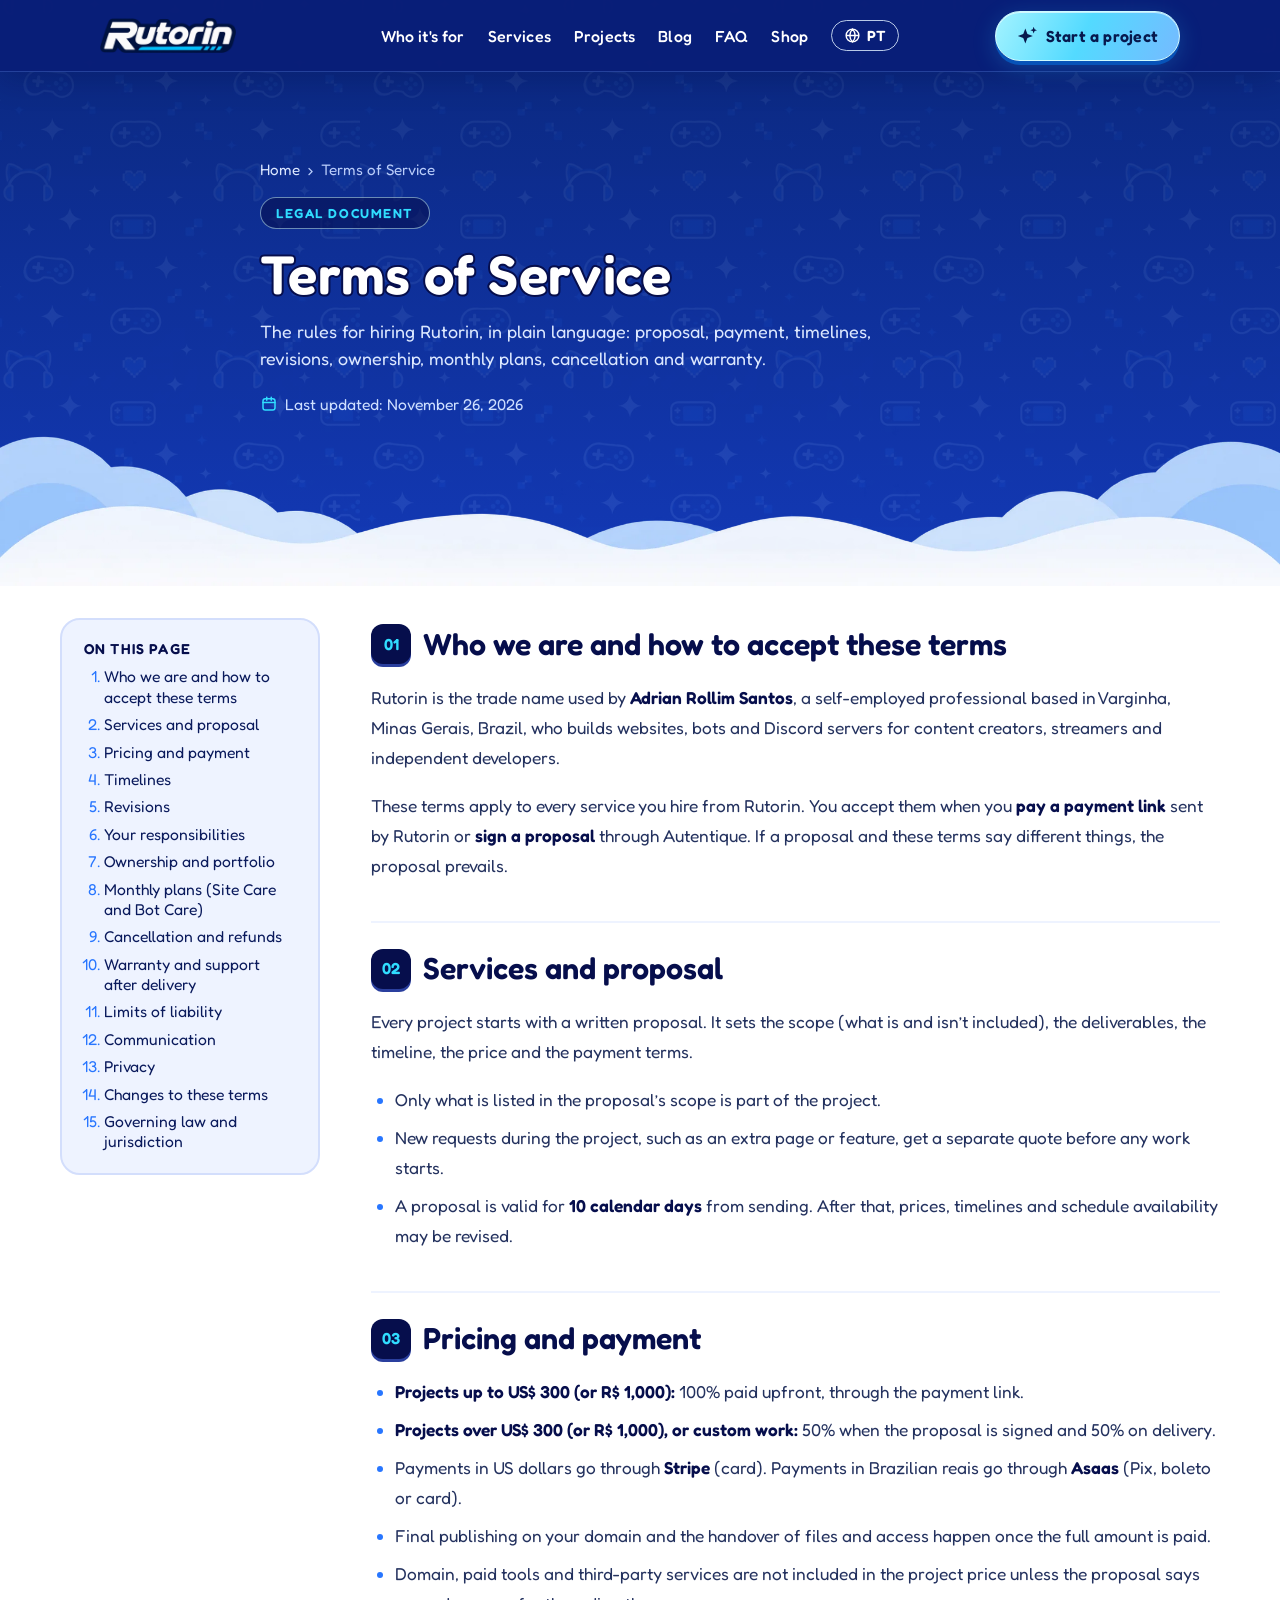
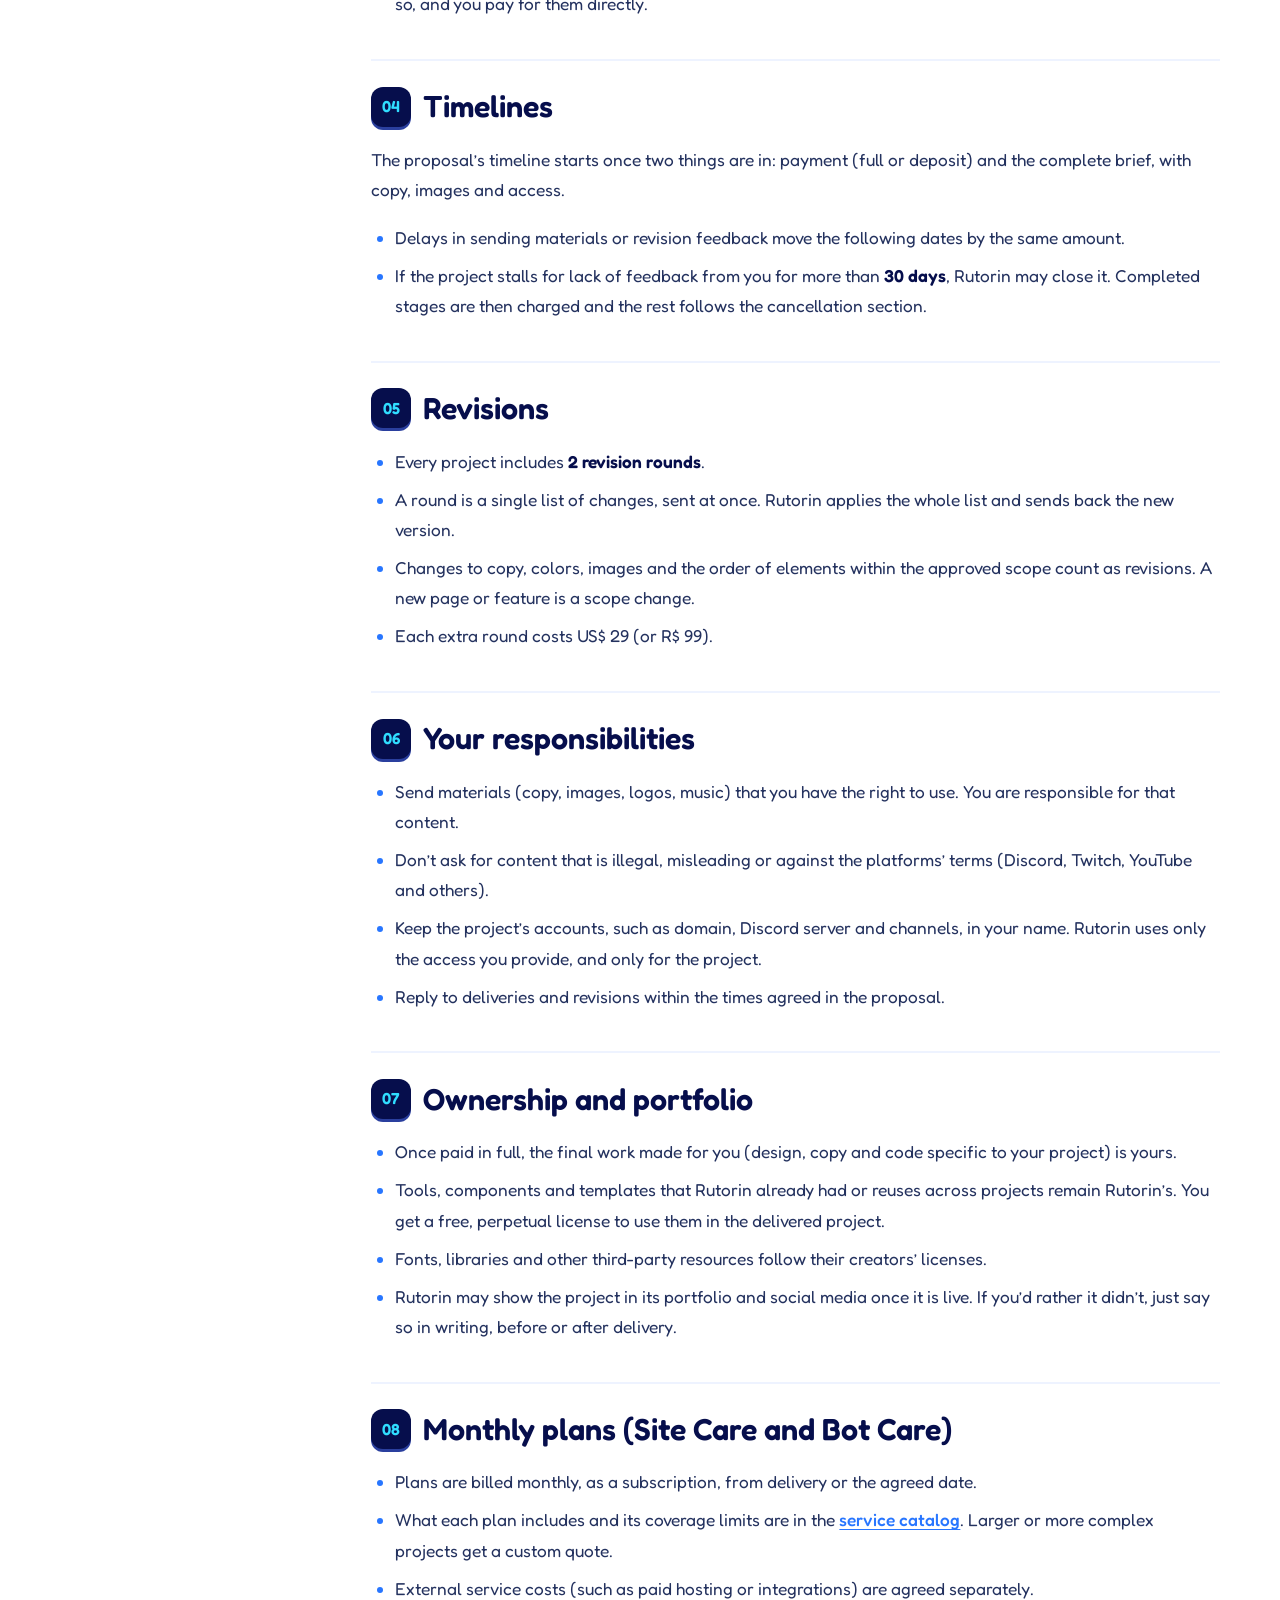
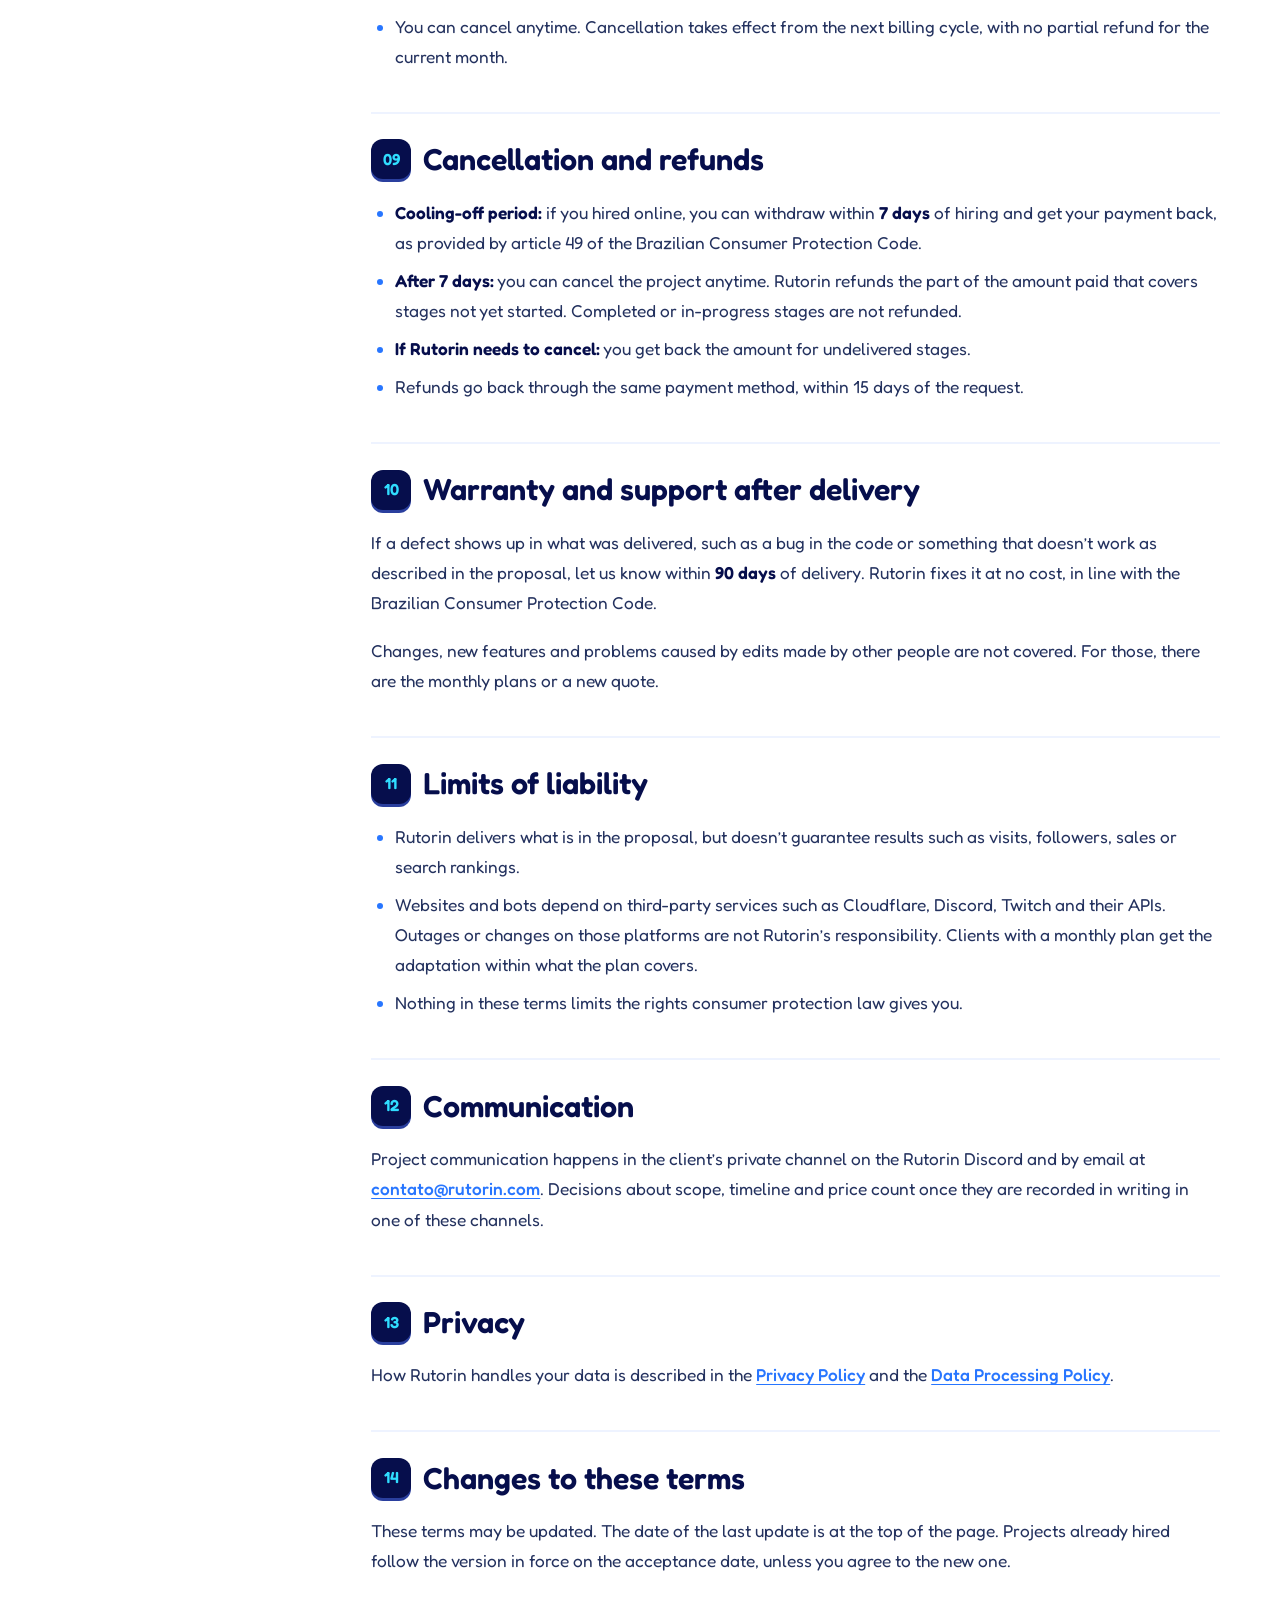
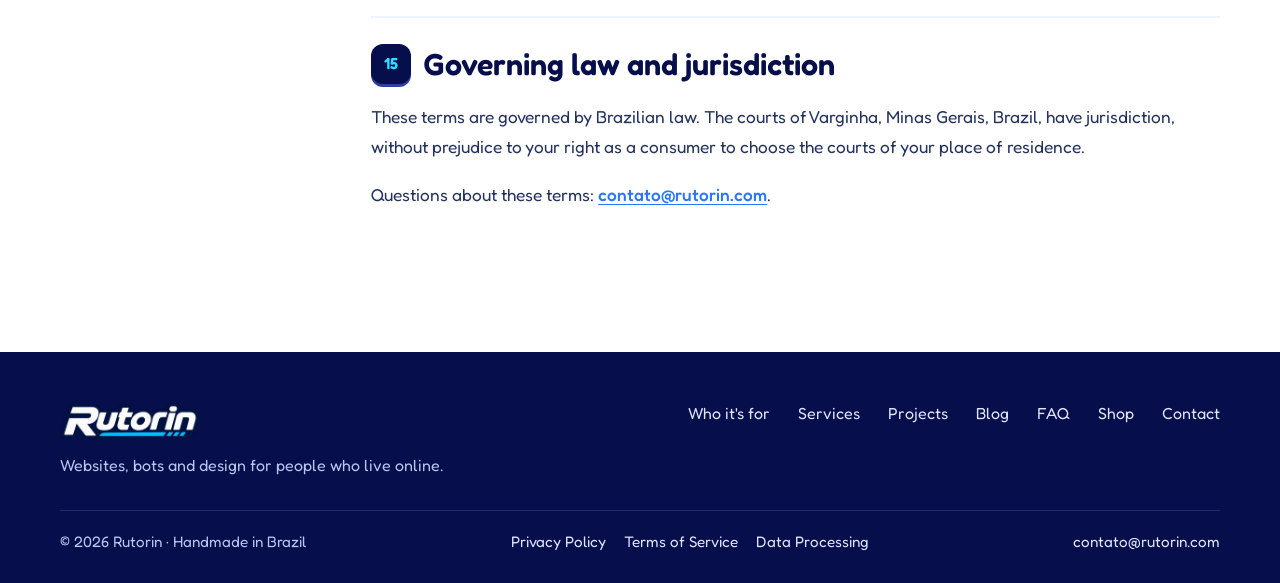
<file: en/terms/index.html>
<!doctype html>
<html lang="en">
<head>
  <meta charset="UTF-8">
  <meta name="viewport" content="width=device-width, initial-scale=1">
  <meta name="theme-color" content="#0b206e">
  <title>Terms of Service · Rutorin</title>
  <meta name="description" content="The rules for hiring Rutorin: proposal, payment, timelines, revisions, ownership, monthly plans, cancellation and warranty.">
  <link rel="canonical" href="https://rutorin.com/en/terms/">
  <link rel="alternate" hreflang="pt" href="https://rutorin.com/termos/">
  <link rel="alternate" hreflang="en" href="https://rutorin.com/en/terms/">
  <link rel="alternate" hreflang="x-default" href="https://rutorin.com/en/terms/">
  <meta property="og:type" content="website">
  <meta property="og:locale" content="en_US">
  <meta property="og:site_name" content="Rutorin">
  <meta property="og:url" content="https://rutorin.com/en/terms/">
  <meta property="og:title" content="Terms of Service · Rutorin">
  <meta property="og:description" content="The rules for hiring Rutorin: proposal, payment, timelines, revisions, ownership, monthly plans, cancellation and warranty.">
  <meta property="og:image" content="https://rutorin.com/assets/og-image.jpg">
  <link rel="icon" type="image/png" sizes="32x32" href="../../assets/favicon-32.png">
  <link rel="icon" type="image/png" sizes="192x192" href="../../assets/favicon-192.png">
  <link rel="apple-touch-icon" sizes="180x180" href="../../assets/apple-touch-icon.png">
  <link rel="preload" href="../../assets/fredoka-600.ttf" as="font" type="font/ttf" crossorigin>
  <!-- Google Analytics (GA4): troque G-XXXXXXXXXX pelo seu ID e apague as linhas de comentário em volta.
  <script async src="https://www.googletagmanager.com/gtag/js?id=G-XXXXXXXXXX"></script>
  <script>window.dataLayer=window.dataLayer||[];function gtag(){dataLayer.push(arguments)}gtag('js',new Date());gtag('config','G-XXXXXXXXXX');</script>
  -->
  <link rel="stylesheet" href="../../styles.css">
  <script>document.documentElement.classList.add('js')</script>
  <script src="../../script.js" defer></script>
</head>
<body class="page-blog page-legal">
  <svg class="icon-library" xmlns="http://www.w3.org/2000/svg" aria-hidden="true">
    <symbol id="close" viewBox="0 0 24 24"><path d="m6 6 12 12M18 6 6 18" fill="none" stroke="currentColor" stroke-width="2" stroke-linecap="round"/></symbol>
    <symbol id="menu" viewBox="0 0 24 24"><path d="M4 6h16M4 12h16M4 18h16" fill="none" stroke="currentColor" stroke-width="2" stroke-linecap="round"/></symbol>
    <symbol id="sparkles" viewBox="0 0 24 24"><path d="m10 3 2.5 6.5L19 12l-6.5 2.5L10 21l-2.5-6.5L1 12l6.5-2.5L10 3Zm10-2 1.1 2.9L24 5l-2.9 1.1L20 9l-1.1-2.9L16 5l2.9-1.1L20 1Z" fill="currentColor"/></symbol>
    <symbol id="play" viewBox="0 0 24 24"><path d="M7 4.5v15a1 1 0 0 0 1.5.86l12-7.5a1 1 0 0 0 0-1.72l-12-7.5A1 1 0 0 0 7 4.5Z" fill="currentColor"/></symbol>
    <symbol id="arrow" viewBox="0 0 24 24"><path d="M5 12h14m-6-6 6 6-6 6" fill="none" stroke="currentColor" stroke-width="2.2" stroke-linecap="round" stroke-linejoin="round"/></symbol>
    <symbol id="arrow-left" viewBox="0 0 24 24"><path d="M19 12H5m6-6-6 6 6 6" fill="none" stroke="currentColor" stroke-width="2.2" stroke-linecap="round" stroke-linejoin="round"/></symbol>
    <symbol id="globe" viewBox="0 0 24 24"><circle cx="12" cy="12" r="9" fill="none" stroke="currentColor" stroke-width="2"/><path d="M3 12h18M12 3c2.5 2.6 3.8 5.6 3.8 9s-1.3 6.4-3.8 9c-2.5-2.6-3.8-5.6-3.8-9S9.5 5.6 12 3Z" fill="none" stroke="currentColor" stroke-width="2" stroke-linejoin="round"/></symbol>
    <symbol id="lock" viewBox="0 0 24 24"><rect x="5" y="10" width="14" height="10" rx="3" fill="none" stroke="currentColor" stroke-width="2"/><path d="M8 10V7a4 4 0 0 1 8 0v3" fill="none" stroke="currentColor" stroke-width="2" stroke-linecap="round"/></symbol>
    <symbol id="clock" viewBox="0 0 24 24"><circle cx="12" cy="12" r="9" fill="none" stroke="currentColor" stroke-width="2"/><path d="M12 7v5l3 2" fill="none" stroke="currentColor" stroke-width="2" stroke-linecap="round"/></symbol>
    <symbol id="calendar" viewBox="0 0 24 24"><rect x="4" y="5" width="16" height="15" rx="3" fill="none" stroke="currentColor" stroke-width="2"/><path d="M4 10h16M9 3v4M15 3v4" stroke="currentColor" stroke-width="2" stroke-linecap="round"/></symbol>
    <symbol id="link" viewBox="0 0 24 24"><path d="M10 14a4 4 0 0 0 5.7 0l3-3a4 4 0 0 0-5.7-5.7l-1 1M14 10a4 4 0 0 0-5.7 0l-3 3a4 4 0 0 0 5.7 5.7l1-1" fill="none" stroke="currentColor" stroke-width="2" stroke-linecap="round"/></symbol>
    <symbol id="rss" viewBox="0 0 24 24"><path d="M5 5a14 14 0 0 1 14 14M5 11a8 8 0 0 1 8 8" fill="none" stroke="currentColor" stroke-width="2.2" stroke-linecap="round"/><circle cx="6" cy="18" r="1.8" fill="currentColor"/></symbol>
  </svg>

  <header class="site-header is-solid">
    <div class="header-inner">
      <a class="brand" href="../../en/" aria-label="Rutorin, home page" draggable="false"><img src="../../assets/rutorin-logo.webp" alt="Rutorin" width="600" height="152" draggable="false"></a>
      <nav class="desktop-nav" aria-label="Main navigation">
        <a class="nav-link" href="../../en/#classes">Who it's for</a>
        <a class="nav-link" href="../../en/services/">Services</a>
        <a class="nav-link" href="../../en/#projetos">Projects</a>
        <a class="nav-link" href="../../blog/">Blog</a>
        <a class="nav-link" href="../../en/#duvidas">FAQ</a>
        <a class="nav-link" href="https://ko-fi.com/rutorin/shop" target="_blank" rel="noopener noreferrer">Shop<span class="visually-hidden"> (opens in a new tab)</span></a>
        <a class="lang-switch" href="../../termos/" hreflang="pt" lang="pt-BR" data-lang-switch="pt" aria-label="Versão em português"><svg aria-hidden="true"><use href="#globe"></use></svg>PT</a>
      </nav>
      <a class="commission-button" href="../../en/#contato"><svg class="commission-icon" aria-hidden="true"><use href="#sparkles"></use></svg><span>Start a project</span><span class="commission-sheen" aria-hidden="true"></span></a>
      <button class="menu-button" popovertarget="mobile-menu" aria-label="Open menu"><svg><use href="#menu"></use></svg></button>
    </div>
  </header>

  <nav class="mobile-menu" id="mobile-menu" popover aria-label="Menu">
    <div class="mobile-menu-heading"><span>Explore Rutorin</span><button class="close-button" popovertarget="mobile-menu" popovertargetaction="hide" aria-label="Close menu"><svg><use href="#close"></use></svg></button></div>
    <a href="../../en/#classes">Who it's for</a>
    <a href="../../en/services/">Services</a>
    <a href="../../en/#projetos">Projects</a>
    <a href="../../blog/">Blog</a>
    <a href="../../en/#duvidas">FAQ</a>
    <a href="https://ko-fi.com/rutorin/shop" target="_blank" rel="noopener noreferrer">Shop</a>
    <a href="../../termos/" hreflang="pt" lang="pt-BR" data-lang-switch="pt" class="mobile-lang"><svg aria-hidden="true"><use href="#globe"></use></svg>Versão em português</a>
    <a href="../../en/#contato" class="mobile-cta">Start my project</a>
  </nav>

  <main>
    <header class="blog-hero post-hero legal-hero">
      <div class="container blog-hero-inner">
        <nav class="breadcrumb" aria-label="You are here"><a href="../../en/">Home</a><span aria-hidden="true">›</span><span>Terms of Service</span></nav>
        <span class="hud-chip hud-chip-light">Legal document</span>
        <h1>Terms of Service</h1>
        <p>The rules for hiring Rutorin, in plain language: proposal, payment, timelines, revisions, ownership, monthly plans, cancellation and warranty.</p>
        <div class="post-hero-meta"><span><svg aria-hidden="true"><use href="#calendar"></use></svg>Last updated: November 26, 2026</span></div>
      </div>
      <img class="blog-hero-cloud" src="../../assets/cloud-divider.webp" alt="" width="2172" height="724" aria-hidden="true">
    </header>

    <div class="container legal-layout">
      <nav class="legal-toc" aria-labelledby="toc-title">
        <p id="toc-title">On this page</p>
        <ol>
          <li><a href="#who-we-are">Who we are and how to accept these terms</a></li>
          <li><a href="#services">Services and proposal</a></li>
          <li><a href="#payment">Pricing and payment</a></li>
          <li><a href="#timelines">Timelines</a></li>
          <li><a href="#revisions">Revisions</a></li>
          <li><a href="#client">Your responsibilities</a></li>
          <li><a href="#ownership">Ownership and portfolio</a></li>
          <li><a href="#plans">Monthly plans (Site Care and Bot Care)</a></li>
          <li><a href="#cancellation">Cancellation and refunds</a></li>
          <li><a href="#warranty">Warranty and support after delivery</a></li>
          <li><a href="#liability">Limits of liability</a></li>
          <li><a href="#communication">Communication</a></li>
          <li><a href="#privacy">Privacy</a></li>
          <li><a href="#changes">Changes to these terms</a></li>
          <li><a href="#law">Governing law and jurisdiction</a></li>
        </ol>
      </nav>
      <div class="prose legal-prose">
        <section class="legal-section" id="who-we-are" aria-labelledby="who-we-are-t">
          <h2 id="who-we-are-t"><span class="legal-num">01</span>Who we are and how to accept these terms</h2>
<p>Rutorin is the trade name used by <strong>Adrian Rollim Santos</strong>, a self-employed professional based in Varginha, Minas Gerais, Brazil, who builds websites, bots and Discord servers for content creators, streamers and independent developers.</p>
<p>These terms apply to every service you hire from Rutorin. You accept them when you <strong>pay a payment link</strong> sent by Rutorin or <strong>sign a proposal</strong> through Autentique. If a proposal and these terms say different things, the proposal prevails.</p>
        </section>
        <section class="legal-section" id="services" aria-labelledby="services-t">
          <h2 id="services-t"><span class="legal-num">02</span>Services and proposal</h2>
<p>Every project starts with a written proposal. It sets the scope (what is and isn’t included), the deliverables, the timeline, the price and the payment terms.</p>
<ul>
<li>Only what is listed in the proposal’s scope is part of the project.</li>
<li>New requests during the project, such as an extra page or feature, get a separate quote before any work starts.</li>
<li>A proposal is valid for <strong>10 calendar days</strong> from sending. After that, prices, timelines and schedule availability may be revised.</li>
</ul>
        </section>
        <section class="legal-section" id="payment" aria-labelledby="payment-t">
          <h2 id="payment-t"><span class="legal-num">03</span>Pricing and payment</h2>
<ul>
<li><strong>Projects up to US$ 300 (or R$ 1,000):</strong> 100% paid upfront, through the payment link.</li>
<li><strong>Projects over US$ 300 (or R$ 1,000), or custom work:</strong> 50% when the proposal is signed and 50% on delivery.</li>
<li>Payments in US dollars go through <strong>Stripe</strong> (card). Payments in Brazilian reais go through <strong>Asaas</strong> (Pix, boleto or card).</li>
<li>Final publishing on your domain and the handover of files and access happen once the full amount is paid.</li>
<li>Domain, paid tools and third-party services are not included in the project price unless the proposal says so, and you pay for them directly.</li>
</ul>
        </section>
        <section class="legal-section" id="timelines" aria-labelledby="timelines-t">
          <h2 id="timelines-t"><span class="legal-num">04</span>Timelines</h2>
<p>The proposal’s timeline starts once two things are in: payment (full or deposit) and the complete brief, with copy, images and access.</p>
<ul>
<li>Delays in sending materials or revision feedback move the following dates by the same amount.</li>
<li>If the project stalls for lack of feedback from you for more than <strong>30 days</strong>, Rutorin may close it. Completed stages are then charged and the rest follows the cancellation section.</li>
</ul>
        </section>
        <section class="legal-section" id="revisions" aria-labelledby="revisions-t">
          <h2 id="revisions-t"><span class="legal-num">05</span>Revisions</h2>
<ul>
<li>Every project includes <strong>2 revision rounds</strong>.</li>
<li>A round is a single list of changes, sent at once. Rutorin applies the whole list and sends back the new version.</li>
<li>Changes to copy, colors, images and the order of elements within the approved scope count as revisions. A new page or feature is a scope change.</li>
<li>Each extra round costs US$ 29 (or R$ 99).</li>
</ul>
        </section>
        <section class="legal-section" id="client" aria-labelledby="client-t">
          <h2 id="client-t"><span class="legal-num">06</span>Your responsibilities</h2>
<ul>
<li>Send materials (copy, images, logos, music) that you have the right to use. You are responsible for that content.</li>
<li>Don’t ask for content that is illegal, misleading or against the platforms’ terms (Discord, Twitch, YouTube and others).</li>
<li>Keep the project’s accounts, such as domain, Discord server and channels, in your name. Rutorin uses only the access you provide, and only for the project.</li>
<li>Reply to deliveries and revisions within the times agreed in the proposal.</li>
</ul>
        </section>
        <section class="legal-section" id="ownership" aria-labelledby="ownership-t">
          <h2 id="ownership-t"><span class="legal-num">07</span>Ownership and portfolio</h2>
<ul>
<li>Once paid in full, the final work made for you (design, copy and code specific to your project) is yours.</li>
<li>Tools, components and templates that Rutorin already had or reuses across projects remain Rutorin’s. You get a free, perpetual license to use them in the delivered project.</li>
<li>Fonts, libraries and other third-party resources follow their creators’ licenses.</li>
<li>Rutorin may show the project in its portfolio and social media once it is live. If you’d rather it didn’t, just say so in writing, before or after delivery.</li>
</ul>
        </section>
        <section class="legal-section" id="plans" aria-labelledby="plans-t">
          <h2 id="plans-t"><span class="legal-num">08</span>Monthly plans (Site Care and Bot Care)</h2>
<ul>
<li>Plans are billed monthly, as a subscription, from delivery or the agreed date.</li>
<li>What each plan includes and its coverage limits are in the <a href="../services/#planos">service catalog</a>. Larger or more complex projects get a custom quote.</li>
<li>External service costs (such as paid hosting or integrations) are agreed separately.</li>
<li>You can cancel anytime. Cancellation takes effect from the next billing cycle, with no partial refund for the current month.</li>
</ul>
        </section>
        <section class="legal-section" id="cancellation" aria-labelledby="cancellation-t">
          <h2 id="cancellation-t"><span class="legal-num">09</span>Cancellation and refunds</h2>
<ul>
<li><strong>Cooling-off period:</strong> if you hired online, you can withdraw within <strong>7 days</strong> of hiring and get your payment back, as provided by article 49 of the Brazilian Consumer Protection Code.</li>
<li><strong>After 7 days:</strong> you can cancel the project anytime. Rutorin refunds the part of the amount paid that covers stages not yet started. Completed or in-progress stages are not refunded.</li>
<li><strong>If Rutorin needs to cancel:</strong> you get back the amount for undelivered stages.</li>
<li>Refunds go back through the same payment method, within 15 days of the request.</li>
</ul>
        </section>
        <section class="legal-section" id="warranty" aria-labelledby="warranty-t">
          <h2 id="warranty-t"><span class="legal-num">10</span>Warranty and support after delivery</h2>
<p>If a defect shows up in what was delivered, such as a bug in the code or something that doesn’t work as described in the proposal, let us know within <strong>90 days</strong> of delivery. Rutorin fixes it at no cost, in line with the Brazilian Consumer Protection Code.</p>
<p>Changes, new features and problems caused by edits made by other people are not covered. For those, there are the monthly plans or a new quote.</p>
        </section>
        <section class="legal-section" id="liability" aria-labelledby="liability-t">
          <h2 id="liability-t"><span class="legal-num">11</span>Limits of liability</h2>
<ul>
<li>Rutorin delivers what is in the proposal, but doesn’t guarantee results such as visits, followers, sales or search rankings.</li>
<li>Websites and bots depend on third-party services such as Cloudflare, Discord, Twitch and their APIs. Outages or changes on those platforms are not Rutorin’s responsibility. Clients with a monthly plan get the adaptation within what the plan covers.</li>
<li>Nothing in these terms limits the rights consumer protection law gives you.</li>
</ul>
        </section>
        <section class="legal-section" id="communication" aria-labelledby="communication-t">
          <h2 id="communication-t"><span class="legal-num">12</span>Communication</h2>
<p>Project communication happens in the client’s private channel on the Rutorin Discord and by email at <a href="mailto:contato@rutorin.com">contato@rutorin.com</a>. Decisions about scope, timeline and price count once they are recorded in writing in one of these channels.</p>
        </section>
        <section class="legal-section" id="privacy" aria-labelledby="privacy-t">
          <h2 id="privacy-t"><span class="legal-num">13</span>Privacy</h2>
<p>How Rutorin handles your data is described in the <a href="../privacy/">Privacy Policy</a> and the <a href="../data-processing/">Data Processing Policy</a>.</p>
        </section>
        <section class="legal-section" id="changes" aria-labelledby="changes-t">
          <h2 id="changes-t"><span class="legal-num">14</span>Changes to these terms</h2>
<p>These terms may be updated. The date of the last update is at the top of the page. Projects already hired follow the version in force on the acceptance date, unless you agree to the new one.</p>
        </section>
        <section class="legal-section" id="law" aria-labelledby="law-t">
          <h2 id="law-t"><span class="legal-num">15</span>Governing law and jurisdiction</h2>
<p>These terms are governed by Brazilian law. The courts of Varginha, Minas Gerais, Brazil, have jurisdiction, without prejudice to your right as a consumer to choose the courts of your place of residence.</p>
<p>Questions about these terms: <a href="mailto:contato@rutorin.com">contato@rutorin.com</a>.</p>
        </section>
      </div>
    </div>
  </main>

  <footer class="site-footer">
    <div class="container footer-inner">
      <div class="footer-brand">
        <img src="../../assets/rutorin-logo.webp" alt="Rutorin" width="600" height="152" loading="lazy">
        <p>Websites, bots and design for people who live online.</p>
      </div>
      <nav class="footer-nav" aria-label="Footer">
        <a href="../../en/#classes">Who it's for</a>
        <a href="../../en/services/">Services</a>
        <a href="../../en/#projetos">Projects</a>
        <a href="../../blog/">Blog</a>
        <a href="../../en/#duvidas">FAQ</a>
        <a href="https://ko-fi.com/rutorin/shop" target="_blank" rel="noopener noreferrer">Shop</a>
        <a href="../../en/#contato">Contact</a>
      </nav>
    </div>
    <div class="container footer-bottom">
      <span>© <span data-year>2026</span> Rutorin · Handmade in Brazil</span>
      <nav class="footer-legal" aria-label="Legal documents"><a href="../../en/privacy/">Privacy Policy</a><a href="../../en/terms/">Terms of Service</a><a href="../../en/data-processing/">Data Processing</a></nav>
      <a href="mailto:contato@rutorin.com">contato@rutorin.com</a>
    </div>
  </footer>
</body>
</html>
</file>
<file: styles.css>
@font-face{font-family:Fredoka;src:url("assets/fredoka-400.ttf") format("truetype");font-style:normal;font-weight:400;font-display:swap}
@font-face{font-family:Fredoka;src:url("assets/fredoka-500.ttf") format("truetype");font-style:normal;font-weight:500;font-display:swap}
@font-face{font-family:Fredoka;src:url("assets/fredoka-600.ttf") format("truetype");font-style:normal;font-weight:600;font-display:swap}
@font-face{font-family:Fredoka;src:url("assets/fredoka-700.ttf") format("truetype");font-style:normal;font-weight:700;font-display:swap}

/* =========================================================
   Paleta
   navy   #060e4c  texto escuro, contornos
   royal  #133aba  fundo do mundo
   blue   #2876ff  botões
   cyan   #30ddff  destaques
   ========================================================= */
:root{
  --navy:#060e4c;--navy-2:#0b206e;--royal:#133aba;--blue:#2876ff;--cyan:#30ddff;--white:#fff;
  --ink:#0a1a5c;--ink-soft:#4a5a8f;--soft:#eef3ff;--line:#d3defc;--chunk:#c4d4fb;
  --page-gutter:7.8%;--outline:rgba(224,239,255,.82);
  font-family:Fredoka,"Arial Rounded MT Bold",sans-serif;color:var(--white);background:var(--royal)
}
*{box-sizing:border-box}
html{scroll-behavior:smooth;scroll-padding-top:84px}
body{margin:0;background:var(--white)}
img{max-width:100%;height:auto}
button,a{-webkit-tap-highlight-color:transparent}
button{font:inherit;color:inherit;cursor:pointer;touch-action:manipulation}
a:focus-visible,button:focus-visible,summary:focus-visible,input:focus-visible,select:focus-visible,textarea:focus-visible{outline:3px solid var(--cyan);outline-offset:4px}
.icon-library{position:absolute;width:0;height:0;overflow:hidden}
.visually-hidden{position:absolute;width:1px;height:1px;overflow:hidden;clip:rect(0 0 0 0);white-space:nowrap}

/* =========================================================
   HEADER (fixo; ganha fundo depois do hero)
   ========================================================= */
.site-header{position:fixed;top:0;left:0;right:0;z-index:20;height:clamp(72px,5.1vw,88px);border-bottom:1px solid rgba(230,240,255,.5);background:rgba(48,105,226,.23);color:var(--white);transition:background .3s ease,height .3s ease,box-shadow .3s ease,border-color .3s ease}
.site-header.is-solid{height:72px;background:rgba(9,30,120,.92);-webkit-backdrop-filter:blur(12px);backdrop-filter:blur(12px);border-color:rgba(120,170,255,.25);box-shadow:0 8px 30px rgba(3,12,64,.25)}
.header-inner{height:100%;margin-inline:var(--page-gutter);display:grid;grid-template-columns:1fr auto 1fr;align-items:center;gap:32px}
.brand{display:block;width:136px;max-width:100%;min-width:0;line-height:0;justify-self:start;border-radius:12px;-webkit-user-select:none;user-select:none;-webkit-user-drag:none}
.brand img{width:100%;height:auto;-webkit-user-drag:none;pointer-events:none}
.desktop-nav{display:flex;align-items:center;gap:clamp(18px,1.8vw,31px)}
.nav-link{position:relative;padding:12px 0;color:inherit;text-decoration:none;font-size:clamp(1rem,1vw,1.08rem);font-weight:500;letter-spacing:.01em;white-space:nowrap;transition:color .18s ease}
.nav-link::after{content:"";position:absolute;bottom:3px;left:0;right:0;height:2px;border-radius:2px;background:var(--cyan);transform:scaleX(0);transition:transform .18s ease}
.nav-link:hover{color:#c5f7ff}
.nav-link:hover::after{transform:scaleX(1)}
.commission-button{position:relative;isolation:isolate;overflow:hidden;justify-self:end;display:inline-flex;align-items:center;justify-content:center;gap:9px;min-width:180px;min-height:50px;padding:12px 21px;border:1.5px solid #cefbff;border-radius:999px;color:#07194e;text-decoration:none;background:linear-gradient(115deg,#a3f3ff 0%,#53daff 48%,#75baff 100%);box-shadow:0 4px 0 #0753b8,0 6px 23px #2dcfff38,inset 0 1px 0 #fff9;font-size:1rem;font-weight:600;letter-spacing:.015em;white-space:nowrap;transition:box-shadow .22s ease,translate .22s ease}
.commission-button>svg,.commission-button>span:not(.commission-sheen){position:relative;z-index:2}
.commission-icon{width:20px;height:20px;flex:none;transition:rotate .3s ease,scale .3s ease}
.commission-button::before{content:"";position:absolute;inset:0;z-index:0;pointer-events:none;background:radial-gradient(circle at var(--pointer-x,50%) var(--pointer-y,50%),#ffffffaa,transparent 64%);opacity:0;transition:opacity .25s ease}
.commission-button:hover,.commission-button:focus-visible{translate:0 -2px;box-shadow:0 7px 0 #0753b8,0 12px 34px #38daff70,inset 0 1px 0 #fffc}
.commission-button:hover::before,.commission-button:focus-visible::before{opacity:1}
.commission-button:hover .commission-icon{rotate:-12deg;scale:1.12}
.commission-button:active{translate:0 3px;box-shadow:0 2px 0 #0753b8,0 4px 15px #2dcfff38}
.commission-sheen{position:absolute;inset:-45% auto -45% -65%;z-index:1;width:50%;pointer-events:none;opacity:0;transform:translateX(0) skewX(-22deg);background:linear-gradient(90deg,transparent,#ffffffb3,transparent)}
.menu-button{display:none;align-items:center;justify-content:center;width:46px;height:46px;padding:10px;border:1px solid var(--outline);border-radius:14px;background:rgba(6,14,76,.5)}
.menu-button svg{width:24px;height:24px}

/* =========================================================
   HERO · tela de título
   ========================================================= */
.world{position:relative;isolation:isolate;width:100%;height:100svh;min-height:720px;overflow:hidden;color:var(--white);background:#1035b5 url("assets/gamer-room.webp") center center/cover no-repeat}
.hero-copy{position:absolute;z-index:2;left:var(--page-gutter);top:50%;translate:0 -54%;width:min(600px,44%)}
.hero-eyebrow{display:inline-flex;align-items:center;gap:8px;margin:0 0 18px;padding:7px 15px 7px 12px;border:1px solid rgba(206,251,255,.6);border-radius:999px;background:rgba(6,14,76,.42);color:#bff6ff;font-size:.95rem;font-weight:500;letter-spacing:.02em}
.hero-eyebrow svg{width:16px;height:16px;color:var(--cyan)}
h1{margin:0;font-size:clamp(2.3rem,3.2vw,3.6rem);font-weight:600;line-height:1.14;letter-spacing:.005em;-webkit-text-stroke:4.5px var(--navy);paint-order:stroke fill}
h1 span{display:inline}
.hero-sub{max-width:540px;margin:22px 0 28px;font-size:clamp(1.05rem,1.2vw,1.28rem);font-weight:400;line-height:1.38;text-shadow:0 1px 12px rgba(6,14,76,.55)}
.hero-actions{display:flex;flex-wrap:wrap;align-items:center;gap:10px}
.hero-proof{display:flex;flex-wrap:wrap;gap:6px 18px;margin:22px 0 0;padding:0;list-style:none;font-size:.98rem;font-weight:500;color:#dff4ff;text-shadow:0 1px 10px rgba(6,14,76,.6)}
.hero-proof li{display:inline-flex;align-items:center;gap:6px}
.hero-proof svg{width:18px;height:18px;padding:2px;border-radius:50%;background:var(--cyan);color:var(--navy);flex:none}
.cloud-divider{position:absolute;z-index:1;pointer-events:none;bottom:clamp(-142px,-8.2vw,-72px);left:0;width:100%;height:auto;display:block}
.ambient-sparkles{position:absolute;inset:0;z-index:1;pointer-events:none;overflow:hidden}
.ambient-sparkles i{position:absolute;display:block;width:13px;height:13px;background:#c8f9ff;clip-path:polygon(50% 0,62% 37%,100% 50%,62% 63%,50% 100%,38% 63%,0 50%,38% 37%);opacity:0;filter:drop-shadow(0 0 6px #5feaff)}
.ambient-sparkles i:nth-child(1){left:23%;top:22%;width:10px;height:10px}
.ambient-sparkles i:nth-child(2){left:38%;top:17%}
.ambient-sparkles i:nth-child(3){left:7%;top:62%;width:8px;height:8px}
.ambient-sparkles i:nth-child(4){left:92%;top:18%;width:9px;height:9px}
.ambient-sparkles i:nth-child(5){left:72%;top:38%;width:8px;height:8px}
.ambient-sparkles i:nth-child(6){left:43%;top:75%;width:11px;height:11px}

/* =========================================================
   BOTÕES
   ========================================================= */
.button{display:inline-flex;align-items:center;justify-content:center;gap:8px;flex-shrink:0;min-height:52px;padding:11px 22px;border:1.5px solid var(--outline);border-radius:999px;color:var(--white);text-decoration:none;font-size:clamp(1rem,1.12vw,1.15rem);font-weight:500;line-height:1.2;white-space:nowrap;transition:background .18s ease,box-shadow .18s ease,transform .18s ease}
.button svg{width:22px;height:22px;flex:none;overflow:visible;transition:rotate .22s ease,scale .22s ease}
.button:hover svg{rotate:-7deg;scale:1.08}
.button:active{transform:translateY(1px)}
.button-primary{background:var(--blue);box-shadow:0 4px 0 #0b3fa8}
.button-primary:hover{background:#3987ff;box-shadow:0 6px 0 #0b3fa8,0 10px 24px rgba(8,24,108,.25);transform:translateY(-2px)}
.button-secondary{background:rgba(32,52,164,.8)}
.button-secondary:hover{background:#314fcb;box-shadow:0 7px 24px rgba(8,24,108,.25);transform:translateY(-2px)}
.button-outline{background:transparent;color:var(--ink);border:2px solid var(--line)}
.button-outline:hover{border-color:var(--blue);color:var(--blue);transform:translateY(-2px)}
.button-cta{width:100%;border-color:#cefbff;color:#07194e;font-weight:600;background:linear-gradient(115deg,#a3f3ff 0%,#53daff 48%,#75baff 100%);box-shadow:0 4px 0 #0753b8,0 6px 23px #2dcfff38}
.button-cta:hover{transform:translateY(-2px);box-shadow:0 7px 0 #0753b8,0 12px 34px #38daff70}

/* =========================================================
   SEÇÕES
   ========================================================= */
.container{width:min(100% - 2.5rem,1160px);margin-inline:auto}
.section{position:relative;padding:clamp(4.5rem,8vw,7rem) 0;color:var(--ink)}
.section-white{background:var(--white)}
.section-soft{background:var(--soft)}
#game-over{padding-top:clamp(2rem,4vw,3rem)}
.section h2{margin:14px 0 14px;font-size:clamp(2rem,3.3vw,2.9rem);font-weight:600;line-height:1.12;letter-spacing:-.005em;color:var(--navy)}
.section h3{margin:0 0 10px;font-size:1.3rem;font-weight:600;line-height:1.2;color:var(--navy)}
.section p{line-height:1.55}
.section-head{max-width:700px;margin-bottom:clamp(2.2rem,4vw,3.4rem)}
.section-head>p{margin:0;font-size:1.18rem;color:var(--ink-soft)}
.section-head-center{margin-inline:auto;text-align:center}
.section-head a{color:var(--blue);font-weight:500}

.hud-chip{display:inline-flex;align-items:center;gap:10px;padding:7px 15px;border-radius:999px;background:var(--navy);color:var(--cyan);font-size:.82rem;font-weight:600;letter-spacing:.12em;text-transform:uppercase;box-shadow:0 3px 0 #2a3f9e}
.hud-chip-light{background:rgba(6,14,76,.55);border:1px solid rgba(206,251,255,.5);box-shadow:none}
.lives{display:inline-flex;gap:4px}
.lives svg{width:14px;height:14px;color:#ff5d8f;shape-rendering:crispEdges}
.lives svg.lost{color:#3a4a8a}

.grid{display:grid;gap:clamp(1rem,2vw,1.6rem)}
.grid-3{grid-template-columns:repeat(auto-fit,minmax(min(100%,300px),1fr))}
.card{position:relative;padding:clamp(1.5rem,2.4vw,2rem);border:2px solid var(--line);border-radius:24px;background:var(--white);box-shadow:0 6px 0 var(--chunk);transition:transform .22s ease,box-shadow .22s ease,border-color .22s ease}
.card p{margin:0;color:var(--ink-soft)}

/* Fase 1 · Game over */
.pain{border-color:#ffd3e1;box-shadow:0 6px 0 #ffc2d5}
.pain-num{display:inline-block;margin-bottom:14px;padding:3px 11px;border-radius:999px;background:#fff0f5;color:#e0306a;font-size:.85rem;font-weight:600;letter-spacing:.04em}
.continue-line{margin:clamp(2rem,4vw,3rem) 0 0;text-align:center;font-size:1.25rem;color:var(--ink-soft)}
.continue-line strong{color:var(--blue);font-weight:600}

/* Faixa rolando */
.ticker{overflow:hidden;padding:18px 0;background:var(--navy);color:#cfe3ff;border-block:3px solid var(--blue)}
.ticker-track{display:flex;align-items:center;gap:26px;width:max-content;font-size:1.15rem;font-weight:500;white-space:nowrap;animation:ticker 38s linear infinite}
.ticker-track i{font-style:normal;color:var(--cyan)}
@keyframes ticker{to{transform:translateX(-50%)}}

/* Fase 2 · Classes */
.class-card{display:flex;flex-direction:column}
.player-tag{position:absolute;top:18px;right:20px;padding:2px 10px;border-radius:8px;background:var(--soft);color:var(--blue);font-size:.85rem;font-weight:700;letter-spacing:.06em}
.class-icon{display:grid;place-items:center;width:72px;height:72px;margin-bottom:20px;border-radius:20px;background:linear-gradient(145deg,#2876ff,#1238b3);color:var(--white);box-shadow:0 5px 0 #0b2a8c}
.class-icon svg{width:40px;height:40px}
.class-quest{margin:0 0 18px!important;font-weight:500;color:var(--blue)!important}
.check-list{display:grid;gap:10px;margin:0 0 24px;padding:0;list-style:none;color:var(--ink-soft)}
.check-list li{display:flex;gap:10px;align-items:flex-start;line-height:1.4}
.check-list svg{width:20px;height:20px;flex:none;margin-top:1px;padding:3px;border-radius:50%;background:#dff6ff;color:#0a8fc2}
.select-button{display:inline-flex;align-items:center;gap:8px;margin-top:auto;align-self:flex-start;color:var(--blue);font-weight:600;font-size:1.08rem;text-decoration:none}
.select-button svg{width:20px;height:20px;transition:translate .2s ease}
.select-button:hover svg{translate:4px 0}

/* Fase 3 · Power-ups */
.section-blue{color:var(--white);background:linear-gradient(180deg,rgba(16,53,181,.9),rgba(10,36,140,.94)),url("assets/gamer-pattern.webp") center/560px auto repeat;background-color:var(--royal)}
.section-blue h2{color:var(--white)}
.section-blue .section-head>p{color:#cfe0ff}
.packages{align-items:stretch}
.package{display:flex;flex-direction:column;border:0;box-shadow:0 8px 0 #0a2a8f,0 20px 50px rgba(3,12,64,.35)}
.package .button{margin-top:auto;width:100%}
.package-for{display:inline-block;margin-bottom:10px;color:var(--blue);font-size:.88rem;font-weight:600;letter-spacing:.08em;text-transform:uppercase}
.price{margin:2px 0 22px!important;color:var(--ink-soft)!important;font-size:1rem}
.price strong{display:block;margin-top:2px;font-size:2.4rem;font-weight:600;line-height:1.1;color:var(--navy)}
.package-featured{outline:4px solid var(--cyan);outline-offset:-1px}
.package-badge{position:absolute;top:-15px;left:50%;translate:-50% 0;padding:5px 16px;border-radius:999px;background:var(--cyan);color:var(--navy);font-size:.85rem;font-weight:600;white-space:nowrap;box-shadow:0 3px 0 #0a8fc2}
.custom-quest{display:flex;flex-wrap:wrap;align-items:center;justify-content:space-between;gap:20px;margin-top:clamp(1.6rem,3vw,2.4rem);padding:clamp(1.4rem,2.5vw,1.8rem) clamp(1.5rem,3vw,2.2rem);border:2px dashed rgba(206,251,255,.55);border-radius:24px;background:rgba(6,14,76,.35)}
.custom-quest h3{margin:0 0 6px;color:var(--white);font-size:1.3rem}
.custom-quest p{margin:0;color:#cfe0ff;max-width:640px}

/* Fase 4 · Quest */
.quest-path{position:relative;display:grid;grid-template-columns:repeat(4,1fr);gap:clamp(1rem,2vw,1.6rem);margin:0;padding:0;list-style:none}
.quest-path::before{content:"";position:absolute;top:32px;left:32px;right:12%;height:4px;background:repeating-linear-gradient(90deg,var(--line) 0 14px,transparent 14px 24px);border-radius:4px}
.quest-path li{position:relative}
.quest-path p{margin:0;color:var(--ink-soft)}
.quest-node{position:relative;display:grid;place-items:center;width:66px;height:66px;margin-bottom:20px;border-radius:20px;background:var(--white);border:3px solid var(--blue);color:var(--blue);font-size:1.4rem;font-weight:700;box-shadow:0 5px 0 #9db8ff}
.quest-node-final{background:var(--blue);color:var(--white);border-color:var(--blue);box-shadow:0 5px 0 #0b3fa8}

/* Fase 5 · Save files */
.projects{display:grid;grid-template-columns:1.35fr 1fr;gap:clamp(1rem,2vw,1.6rem)}
.project{padding:0;overflow:hidden}
.project img{display:block;width:100%;aspect-ratio:16/9;object-fit:cover;border-bottom:2px solid var(--line)}
.project-body{padding:clamp(1.4rem,2.2vw,1.8rem)}
.project-tag{display:inline-block;margin-bottom:10px;padding:3px 11px;border-radius:999px;background:var(--soft);color:var(--blue);font-size:.85rem;font-weight:600}
.project-tag+.project-tag{margin-left:6px}
.project-tag-demo{background:#fff4c2;color:#7a5a00}
.project h3 small{font-size:.75em;font-weight:500;color:var(--ink-soft)}
.project-side{display:grid;gap:clamp(1rem,2vw,1.6rem);align-content:start}
.terminal{overflow:hidden;border-radius:20px;background:#050b36;border:2px solid #1d2d7a;box-shadow:0 6px 0 #1d2d7a}
.terminal-bar{display:flex;align-items:center;gap:7px;padding:11px 16px;background:#0b1650;color:#8aa0e6;font-size:.85rem}
.terminal-bar i{width:11px;height:11px;border-radius:50%;background:#ff5d8f}
.terminal-bar i:nth-child(2){background:#ffc93c}
.terminal-bar i:nth-child(3){background:#4be08a}
.terminal-bar span{margin-left:8px;font-family:ui-monospace,Consolas,monospace}
.terminal pre{margin:0;padding:18px 20px 22px;overflow-x:auto;color:#e6eeff;font:500 .95rem/1.75 ui-monospace,"Cascadia Code",Consolas,monospace}
.t-dim{color:#6b7fc4}.t-key{color:var(--cyan)}.t-ok{color:#4be08a}

/* Fase 6 · Continue? */
.guarantee{text-align:center;padding:0 clamp(.5rem,2vw,1.4rem)}
.guarantee p{margin:0 auto;max-width:320px;color:var(--ink-soft)}
.guarantee-icon{display:grid;place-items:center;width:78px;height:78px;margin:0 auto 18px;border-radius:50%;background:var(--soft);color:var(--blue);border:2px solid var(--line)}
.guarantee-icon svg{width:38px;height:38px}

/* Fase 7 · FAQ */
.faq-layout{display:grid;grid-template-columns:.9fr 1.4fr;gap:clamp(2rem,5vw,4rem);align-items:start}
.faq{display:grid;gap:12px}
.faq details{border:2px solid var(--line);border-radius:18px;background:var(--white);box-shadow:0 4px 0 var(--chunk);transition:border-color .2s ease}
.faq details:hover{border-color:#9db8ff}
.faq details[open]{border-color:var(--blue)}
.faq summary{display:flex;align-items:center;justify-content:space-between;gap:16px;padding:18px 22px;list-style:none;cursor:pointer;color:var(--navy);font-size:1.12rem;font-weight:600}
.faq summary::-webkit-details-marker{display:none}
.faq summary::after{content:"+";flex:none;display:grid;place-items:center;width:30px;height:30px;border-radius:10px;background:var(--soft);color:var(--blue);font-size:1.3rem;line-height:1;transition:rotate .2s ease}
.faq details[open] summary::after{rotate:45deg}
.faq details p{margin:0;padding:0 22px 20px;color:var(--ink-soft)}

/* Fase final · Contato */
.section-final{overflow:hidden;color:var(--white);padding-top:calc(13.4vw + clamp(3rem,5vw,4.5rem));background:linear-gradient(180deg,rgba(16,53,181,.86),rgba(8,30,120,.95)),url("assets/gamer-pattern.webp") center/560px auto repeat;background-color:var(--royal)}
.cloud-top{position:absolute;top:-1px;left:0;width:100%;height:auto;pointer-events:none}
.section-final h2{color:var(--white);font-size:clamp(2.2rem,3.8vw,3.3rem);-webkit-text-stroke:4px var(--navy);paint-order:stroke fill}
.final-layout{position:relative;display:grid;grid-template-columns:1fr 1fr;gap:clamp(2rem,5vw,4.5rem);align-items:center}
.final-copy>p{margin:0;font-size:1.2rem;color:#dce8ff;max-width:500px}
.final-proof{margin-top:24px}
.hero-proof.final-proof{justify-content:flex-start}
.mail-link{display:inline-flex;align-items:center;gap:10px;margin-top:28px;color:var(--white);font-size:1.12rem;font-weight:500;text-decoration:none;border-bottom:2px solid rgba(48,221,255,.6);padding-bottom:2px}
.mail-link svg{width:22px;height:22px;color:var(--cyan)}
.mail-link:hover{border-color:var(--cyan)}
.contact-form{display:grid;gap:16px;padding:clamp(1.5rem,3vw,2.2rem);border-radius:26px;background:var(--white);color:var(--ink);box-shadow:0 8px 0 #0a2a8f,0 24px 60px rgba(3,12,64,.4)}
.contact-form label{display:grid;gap:7px;font-weight:500;color:var(--navy)}
.contact-form input,.contact-form select,.contact-form textarea{width:100%;font:inherit;font-size:1rem;color:var(--ink);background:var(--soft);border:2px solid var(--line);border-radius:14px;padding:12px 14px;transition:border-color .18s ease,background .18s ease}
.contact-form input:focus,.contact-form select:focus,.contact-form textarea:focus{outline:none;border-color:var(--blue);background:var(--white)}
.contact-form textarea{resize:vertical;min-height:110px}
.contact-form [aria-invalid="true"]{border-color:#e0306a}
.hp-field{position:absolute;left:-9999px;width:1px;height:1px;overflow:hidden}
.form-status{margin:0;min-height:1.4em;font-size:.95rem;color:var(--ink-soft);text-align:center}
.form-status.is-error{color:#e0306a}
.form-status.is-ok{color:#0f9d58}

/* Rodapé */
.site-footer{background:var(--navy);color:#b9c6ef}
.footer-inner{display:flex;flex-wrap:wrap;align-items:flex-start;justify-content:space-between;gap:2rem;padding:3.2rem 0 2.2rem}
.footer-brand img{width:140px}
.footer-brand p{margin:12px 0 0}
.footer-nav{display:flex;flex-wrap:wrap;gap:12px 28px}
.footer-nav a,.footer-bottom a{color:#dce6ff;text-decoration:none}
.footer-nav a:hover,.footer-bottom a:hover{color:var(--cyan)}
.footer-bottom{display:flex;flex-wrap:wrap;justify-content:space-between;gap:12px;padding:1.3rem 0 2rem;border-top:1px solid rgba(160,185,255,.18);font-size:.95rem}

/* Revelar ao rolar (só com JS ativo) */
.js .reveal{opacity:0;transform:translateY(24px);transition:opacity .7s cubic-bezier(.22,1,.36,1),transform .7s cubic-bezier(.22,1,.36,1)}
.js .reveal.is-visible{opacity:1;transform:none}

/* Cursores personalizados */
@media(any-hover:hover) and (any-pointer:fine){
  html{cursor:url("assets/cursor-default.svg") 3 2,auto}
  button,a,summary,[role="button"],select{cursor:url("assets/cursor-pointer.svg") 8 3,pointer}
  input:not([type="button"]):not([type="submit"]),textarea{cursor:text}
}

/* Brilho do clique */
.click-effects{position:fixed;inset:0;width:100%;height:100%;max-width:none;max-height:none;margin:0;padding:0;border:0;outline:0;overflow:hidden;background:transparent;pointer-events:none;z-index:2147483647}
.click-effects[popover]::backdrop{background:transparent;backdrop-filter:none;pointer-events:none}
.click-ripple{position:absolute;width:68px;height:68px;border:2px solid #9df5ff;border-radius:50%;opacity:0;pointer-events:none;background:radial-gradient(circle,#6deeff20 0%,#3cd9ff0a 45%,transparent 70%);box-shadow:0 0 13px #61e9ffb3,inset 0 0 10px #61e9ff80}
.click-ripple::after{content:"";position:absolute;inset:8px;border:1px solid #d9fdff80;border-radius:inherit}

/* Seletor de idioma */
.lang-switch{display:inline-flex;align-items:center;gap:6px;padding:6px 12px;border:1.5px solid var(--outline);border-radius:999px;color:inherit;text-decoration:none;font-size:.92rem;font-weight:600;letter-spacing:.04em;transition:background .18s ease,border-color .18s ease,transform .18s ease}
.lang-switch svg{width:17px;height:17px;transition:rotate .4s ease}
.lang-switch:hover{background:rgba(48,221,255,.15);border-color:var(--cyan);transform:translateY(-1px)}
.lang-switch:hover svg{rotate:180deg}
.mobile-menu>a.mobile-lang{display:flex;align-items:center;gap:8px;color:#8ceaff}
.mobile-lang svg{width:18px;height:18px}

/* Menu do celular */
[popover]{color:var(--white);font-family:inherit}
[popover]::backdrop{background:rgba(2,8,45,.6);backdrop-filter:blur(6px)}
.close-button{display:flex;align-items:center;justify-content:center;width:34px;height:34px;padding:6px;border:1px solid rgba(255,255,255,.65);border-radius:50%;background:#08154f;color:white}
.close-button svg{width:22px;height:22px}
.mobile-menu{inset:80px 16px auto auto;margin:0;width:min(300px,calc(100% - 32px));padding:16px;border:1px solid var(--outline);border-radius:20px;background:#102773;box-shadow:0 16px 60px #030c4099}
.mobile-menu-heading{display:flex;align-items:center;justify-content:space-between;gap:12px;padding-bottom:15px;color:#8ceaff;font-size:1.05rem}
.mobile-menu>a{display:block;width:100%;padding:14px 10px;border-top:1px solid #ffffff26;color:inherit;text-decoration:none;font-size:1.05rem;font-weight:500}
.mobile-menu>a:hover{background:#ffffff0c}
.mobile-menu>a.mobile-cta{margin-top:10px;border:0;border-radius:999px;text-align:center;color:#07194e;font-weight:600;background:linear-gradient(115deg,#a3f3ff 0%,#53daff 48%,#75baff 100%)}

/* =========================================================
   ANIMAÇÕES E INTERAÇÕES
   Mesma receita do botão "Começar projeto": transições de CSS
   + Web Animations API (script.js). Nada de biblioteca externa.
   ========================================================= */

/* Cards sobem ao passar o mouse e ganham um brilho que segue o cursor */
.card,.guarantee{--lift:0px;--rx:0deg;--ry:0deg;transform:perspective(900px) rotateX(var(--rx)) rotateY(var(--ry)) translateY(var(--lift));transition:transform .28s cubic-bezier(.22,1,.36,1),box-shadow .28s ease,border-color .28s ease}
.card::before{content:"";position:absolute;inset:0;z-index:0;border-radius:inherit;pointer-events:none;background:radial-gradient(420px circle at var(--pointer-x,50%) var(--pointer-y,50%),rgba(48,221,255,.16),transparent 60%);opacity:0;transition:opacity .3s ease}
.card>:not(.package-badge,.player-tag){position:relative;z-index:1}
.card:hover::before{opacity:1}
.card:hover{--lift:-6px;border-color:#9db8ff;box-shadow:0 12px 0 var(--chunk),0 22px 40px rgba(16,53,181,.14)}
.class-card:hover{--lift:-8px;border-color:var(--blue);box-shadow:0 14px 0 #9db8ff,0 24px 44px rgba(16,53,181,.18)}
.pain:hover{border-color:#ff9dbc;box-shadow:0 12px 0 #ffc2d5,0 22px 40px rgba(224,48,106,.12)}
.pain:hover .pain-num{animation:shake .45s ease}
.package:hover{--lift:-10px;box-shadow:0 16px 0 #0a2a8f,0 30px 60px rgba(3,12,64,.45)}
.package:hover::before{background:radial-gradient(420px circle at var(--pointer-x,50%) var(--pointer-y,50%),rgba(40,118,255,.12),transparent 60%)}
.guarantee:hover{--lift:-6px}

/* Detalhes dentro dos cards */
.class-icon,.guarantee-icon,.quest-node{transition:transform .35s cubic-bezier(.34,1.56,.64,1),box-shadow .3s ease,background .3s ease,color .3s ease}
.class-card:hover .class-icon{transform:rotate(-8deg) scale(1.1)}
.player-tag{transition:background .2s ease,color .2s ease}
.class-card:hover .player-tag{background:var(--blue);color:var(--white)}
.guarantee:hover .guarantee-icon{transform:translateY(-4px) scale(1.08);background:var(--blue);color:var(--white);border-color:var(--blue)}
.quest-path li:hover .quest-node{transform:translateY(-5px) rotate(-6deg) scale(1.06);box-shadow:0 10px 0 #9db8ff}
.quest-path li:hover .quest-node-final{box-shadow:0 10px 0 #0b3fa8}
.project img{transition:transform .6s cubic-bezier(.22,1,.36,1)}
.project:hover img{transform:scale(1.05)}
.check-list li{transition:translate .2s ease}
.card:hover .check-list li:hover{translate:4px 0}
@keyframes shake{20%{transform:translateX(-3px) rotate(-3deg)}40%{transform:translateX(3px) rotate(3deg)}60%{transform:translateX(-2px)}80%{transform:translateX(2px)}}

/* Brilho que atravessa os botões principais */
.button-primary,.button-cta{position:relative;isolation:isolate;overflow:hidden}
.button-primary::after,.button-cta::after{content:"";position:absolute;inset:-40% auto -40% -60%;z-index:-1;width:45%;transform:skewX(-22deg);background:linear-gradient(90deg,transparent,rgba(255,255,255,.55),transparent);opacity:0;pointer-events:none}
.button-primary:hover::after,.button-cta:hover::after{animation:sheen .8s ease}
@keyframes sheen{0%{left:-60%;opacity:0}15%{opacity:1}100%{left:120%;opacity:0}}

/* Faixa rolando pausa no mouse */
.ticker:hover .ticker-track{animation-play-state:paused}

/* Caminho da quest se desenha ao aparecer */
.js .quest-path::before{transform:scaleX(0);transform-origin:left;transition:transform 1.4s cubic-bezier(.22,1,.36,1) .2s}
.js .quest-path.is-drawn::before{transform:scaleX(1)}

/* Terminal digitando */
.t-line{display:inline-block}
.t-cursor{display:inline-block;width:9px;height:1.05em;margin-left:6px;vertical-align:-2px;background:var(--cyan);animation:blink 1s steps(1) infinite}
@keyframes blink{50%{opacity:0}}

/* FAQ abre suavemente */
.faq details{overflow:hidden}

/* =========================================================
   BLOG
   ========================================================= */
.nav-link.is-current{color:#c5f7ff}
.nav-link.is-current::after{transform:scaleX(1)}

.blog-hero{position:relative;overflow:hidden;color:var(--white);padding:calc(72px + clamp(3.5rem,7vw,5.5rem)) 0 calc(11vw + 2.5rem);background:linear-gradient(180deg,rgba(9,37,121,.92),rgba(19,58,186,.9)),url("assets/gamer-pattern.webp") center/560px auto repeat;background-color:var(--royal)}
.blog-hero-inner{position:relative;z-index:2}
.post-hero .blog-hero-inner{max-width:760px}
.blog-hero h1{max-width:820px}
.blog-hero h1{margin:16px 0 14px;font-size:clamp(2.4rem,5vw,3.8rem);font-weight:600;line-height:1.1;-webkit-text-stroke:4px var(--navy);paint-order:stroke fill}
.blog-hero p{margin:0;max-width:640px;font-size:clamp(1.05rem,1.4vw,1.25rem);line-height:1.5;color:#dce8ff}
.blog-hero-cloud{position:absolute;z-index:1;left:0;bottom:-12vw;width:100%;height:auto;pointer-events:none}
.rss-link{display:inline-flex;align-items:center;gap:8px;margin-top:22px;color:#bff6ff;font-weight:500;text-decoration:none;border-bottom:2px solid rgba(48,221,255,.5)}
.rss-link svg{width:18px;height:18px}
.rss-link:hover{border-color:var(--cyan)}

.blog-list{padding-top:clamp(1.5rem,3vw,2.5rem)}
.blog-filters{display:flex;flex-wrap:wrap;gap:10px;margin-bottom:clamp(1.6rem,3vw,2.4rem)}
.filter-chip{padding:9px 18px;border:2px solid var(--line);border-radius:999px;background:var(--white);color:var(--ink);font-size:1rem;font-weight:500;box-shadow:0 3px 0 var(--chunk);transition:transform .2s ease,border-color .2s ease,background .2s ease,color .2s ease}
.filter-chip:hover{transform:translateY(-2px);border-color:#9db8ff}
.filter-chip.is-active{background:var(--navy);border-color:var(--navy);color:var(--cyan);box-shadow:0 3px 0 #2a3f9e}
.post-grid{display:grid;grid-template-columns:repeat(auto-fill,minmax(min(100%,320px),1fr));gap:clamp(1rem,2vw,1.6rem)}
.post-card{padding:0;overflow:hidden;display:flex;flex-direction:column}
.post-card[hidden]{display:none}
.post-card-link{display:flex;flex-direction:column;height:100%;color:inherit;text-decoration:none}
.post-cover{position:relative;display:grid;place-items:center;aspect-ratio:16/8;overflow:hidden;background:linear-gradient(135deg,rgba(40,118,255,.88),rgba(11,32,110,.94)),url("assets/gamer-pattern.webp") center/360px auto;border-bottom:2px solid var(--line)}
.post-cover span{padding:8px 18px;border-radius:14px;background:var(--navy);color:var(--cyan);font-size:clamp(1.2rem,2vw,1.5rem);font-weight:600;letter-spacing:.08em;text-transform:uppercase;box-shadow:0 5px 0 #2a3f9e;transition:transform .35s cubic-bezier(.34,1.56,.64,1)}
.post-cover svg{width:46px;height:46px;color:#9db8ff}
.post-card:hover .post-cover span{transform:scale(1.08) rotate(-3deg)}
.post-card-body{display:flex;flex-direction:column;flex:1;padding:clamp(1.3rem,2.2vw,1.7rem)}
.post-card h2{margin:0 0 10px;font-size:1.35rem;line-height:1.22;color:var(--navy)}
.post-card p{margin:0 0 18px}
.post-meta{display:flex;flex-wrap:wrap;align-items:center;gap:8px;margin-bottom:12px;color:var(--ink-soft);font-size:.92rem}
.post-tag{padding:2px 11px;border-radius:999px;background:var(--soft);color:var(--blue);font-weight:600;font-size:.85rem}
.read-more{display:inline-flex;align-items:center;gap:7px;margin-top:auto;color:var(--blue);font-weight:600}
.read-more svg{width:19px;height:19px;transition:translate .2s ease}
.post-card:hover .read-more svg{translate:4px 0}
.post-locked{border-style:dashed;box-shadow:none;background:#f8faff}
.post-locked .post-cover{background:repeating-linear-gradient(135deg,#eef3ff 0 14px,#e4ecff 14px 28px)}
.post-locked h2{color:var(--ink-soft)}
.post-locked:hover{--lift:0px;box-shadow:none;border-color:var(--line)}
.post-locked:hover::before{opacity:0}
.blog-empty{text-align:center;color:var(--ink-soft);font-size:1.1rem}

/* Post */
.post-hero{padding-bottom:calc(11vw + 2rem)}
.post-hero h1{font-size:clamp(2.1rem,4.4vw,3.4rem)}
.breadcrumb{display:flex;flex-wrap:wrap;align-items:center;gap:8px;margin-bottom:18px;font-size:.95rem;color:#b9cdfa}
.breadcrumb a{color:#dce8ff;text-decoration:none}
.breadcrumb a:hover{color:var(--cyan)}
.post-hero-meta{display:flex;flex-wrap:wrap;gap:8px 22px;margin-top:22px;color:#cfe0ff;font-size:.98rem}
.post-hero-meta span{display:inline-flex;align-items:center;gap:7px}
.post-hero-meta svg{width:18px;height:18px;color:var(--cyan)}
.post-layout{max-width:760px;padding:clamp(1rem,3vw,2rem) 0 clamp(3rem,6vw,5rem);color:var(--ink)}
.prose{font-size:1.14rem;line-height:1.75;color:#24325f}
.prose>*{margin:0 0 1.2em}
.prose h2{margin:2em 0 .6em;font-size:clamp(1.5rem,2.6vw,1.9rem);font-weight:600;line-height:1.2;color:var(--navy)}
.prose h3{margin:1.7em 0 .5em;font-size:1.35rem;color:var(--navy)}
.prose a{color:var(--blue);font-weight:500;text-underline-offset:3px}
.prose strong{color:var(--navy);font-weight:600}
.prose ul,.prose ol{padding-left:1.4em}
.prose li{margin-bottom:.45em}
.prose li::marker{color:var(--blue)}
.prose blockquote{margin:1.6em 0;padding:18px 24px;border-left:5px solid var(--cyan);border-radius:0 18px 18px 0;background:var(--soft);color:var(--navy);font-size:1.2rem;font-weight:500}
.prose code{padding:2px 7px;border-radius:7px;background:var(--soft);color:#0b3fa8;font:500 .9em/1.4 ui-monospace,"Cascadia Code",Consolas,monospace}
.prose pre{overflow-x:auto;padding:20px 22px;border:2px solid #1d2d7a;border-radius:18px;background:#050b36;box-shadow:0 6px 0 #1d2d7a;color:#e6eeff;font:500 .95rem/1.7 ui-monospace,"Cascadia Code",Consolas,monospace}
.prose pre code{padding:0;background:none;color:inherit;font:inherit}
.c-key{color:#ff7ab0}.c-type{color:var(--cyan)}.c-fn{color:#ffd166}
.prose figure{margin:1.8em 0}
.prose figure img{display:block;width:100%;border-radius:18px;border:2px solid var(--line)}
.prose figcaption{margin-top:10px;text-align:center;font-size:.95rem;color:var(--ink-soft)}
.post-note{padding:12px 16px;border:2px dashed #ffc93c;border-radius:14px;background:#fffaeb;color:#7a5a00!important;font-size:1rem}
.post-share{display:flex;flex-wrap:wrap;align-items:center;gap:10px 16px;margin:2.6rem 0;padding:16px 0;border-block:2px solid var(--line);color:var(--ink-soft)}
.post-share a,.copy-link{display:inline-flex;align-items:center;gap:6px;padding:7px 14px;border:2px solid var(--line);border-radius:999px;background:var(--white);color:var(--ink);font:inherit;font-size:.95rem;font-weight:500;text-decoration:none;transition:border-color .2s ease,transform .2s ease}
.post-share a:hover,.copy-link:hover{border-color:var(--blue);transform:translateY(-2px)}
.copy-link svg{width:17px;height:17px}
.post-cta{position:relative;overflow:hidden;padding:clamp(1.8rem,4vw,2.8rem);border-radius:26px;color:var(--white);text-align:center;background:linear-gradient(180deg,rgba(16,53,181,.88),rgba(8,30,120,.95)),url("assets/gamer-pattern.webp") center/480px auto;box-shadow:0 8px 0 #0a2a8f}
.post-cta h2{margin:16px auto 12px;max-width:560px;font-size:clamp(1.6rem,3vw,2.2rem);line-height:1.15;color:var(--white)}
.post-cta p{margin:0 auto 24px;max-width:520px;color:#dce8ff}
.post-cta .button-cta{width:auto}
.back-link{display:inline-flex;align-items:center;gap:8px;margin-top:2.2rem;color:var(--blue);font-weight:600;text-decoration:none}
.back-link svg{width:20px;height:20px;transition:translate .2s ease}
.back-link:hover svg{translate:-4px 0}

/* =========================================================
   PÁGINAS LEGAIS
   ========================================================= */
.legal-layout{display:grid;grid-template-columns:260px minmax(0,1fr);gap:clamp(2rem,4vw,3.5rem);align-items:start;padding:clamp(1rem,3vw,2rem) 0 clamp(3rem,6vw,5rem);color:var(--ink)}
.legal-layout>*{min-width:0}
.legal-toc{position:sticky;top:96px;padding:20px 22px;border:2px solid var(--line);border-radius:20px;background:var(--soft)}
.legal-toc p{margin:0 0 10px;color:var(--navy);font-weight:600;font-size:.9rem;letter-spacing:.08em;text-transform:uppercase}
.legal-toc ol{margin:0;padding-left:1.3em;display:grid;gap:7px;color:var(--blue);font-size:.98rem}
.legal-toc a{color:var(--ink);text-decoration:none;line-height:1.3}
.legal-toc a:hover{color:var(--blue)}
.legal-prose{font-size:1.08rem}
.legal-section{scroll-margin-top:96px;padding-bottom:1.4rem;margin-bottom:1.6rem;border-bottom:2px solid var(--soft)}
.legal-section:last-child{border-bottom:0}
.legal-prose h2{display:flex;align-items:center;gap:12px;margin-top:.2em}
.legal-num{display:inline-grid;place-items:center;flex:none;width:40px;height:40px;border-radius:12px;background:var(--navy);color:var(--cyan);font-size:1rem;box-shadow:0 3px 0 #2a3f9e}
.legal-prose ol{display:grid;gap:.5em}
.table-wrap{overflow-x:auto;margin:1.4em 0;border:2px solid var(--line);border-radius:18px;box-shadow:0 4px 0 var(--chunk)}
.prose table{width:100%;min-width:720px;border-collapse:collapse;font-size:.95rem;line-height:1.5}
.prose th{padding:12px 14px;background:var(--navy);color:var(--white);text-align:left;font-weight:600}
.prose td{padding:12px 14px;border-top:1px solid var(--line);vertical-align:top}
.prose tbody tr:nth-child(even){background:#f7f9ff}
.prose td:first-child{font-weight:600;color:var(--navy)}
mark.todo{padding:1px 5px;border-radius:6px;background:#ffe58a;color:#5c4400;font-weight:500}
.footer-legal{display:flex;flex-wrap:wrap;gap:6px 18px}
.form-privacy{margin:-4px 0 0;font-size:.88rem;line-height:1.45;color:var(--ink-soft);text-align:center}
.form-privacy a{color:var(--blue);font-weight:500}
@media(max-width:700px){
  .table-wrap{overflow:visible;border:0;box-shadow:none;border-radius:0}
  .prose table{min-width:0}
  .prose table,.prose tbody,.prose tr,.prose td{display:block;width:100%}
  .prose thead{display:none}
  .prose tbody tr{margin-bottom:14px;border:2px solid var(--line);border-radius:18px;background:var(--white)!important;box-shadow:0 4px 0 var(--chunk);overflow:hidden}
  .prose td{border-top:1px solid var(--line);padding:10px 16px}
  .prose td:first-child{border-top:0;background:var(--navy);color:var(--white)}
  .prose td[data-label]:not(:first-child)::before{content:attr(data-label);display:block;margin-bottom:2px;color:var(--blue);font-size:.8rem;font-weight:600;letter-spacing:.06em;text-transform:uppercase}
}
@media(max-width:900px){
  .legal-layout{grid-template-columns:1fr}
  .legal-toc{position:static}
}

/* =========================================================
   PÁGINA DE SERVIÇOS (servicos/ e en/services/)
   ========================================================= */
.svc-hero{padding-bottom:calc(11vw + 3rem)}
.svc-hero .hud-chip{margin-bottom:2px}
.svc-jumps{display:flex;flex-wrap:wrap;gap:10px;margin-top:26px}
.jump-link{padding:8px 16px;border:1.5px solid rgba(206,251,255,.55);border-radius:999px;background:rgba(6,14,76,.4);color:#dff4ff;font-size:.98rem;font-weight:500;text-decoration:none;transition:background .2s ease,border-color .2s ease,transform .2s ease}
.jump-link:hover{background:rgba(48,221,255,.18);border-color:var(--cyan);transform:translateY(-2px)}

/* Health Check em destaque */
.svc-health{padding-top:clamp(2rem,4vw,3rem)}
.svc-feature{display:grid;grid-template-columns:1.25fr 1fr;gap:clamp(1.5rem,4vw,3.5rem);align-items:center;padding:clamp(1.6rem,3.5vw,2.8rem);border:2px solid var(--line);border-radius:28px;background:var(--white);box-shadow:0 8px 0 var(--chunk)}
.svc-feature-copy h2{margin-top:16px}
.svc-feature-copy>p{margin:0 0 22px;font-size:1.15rem;color:var(--ink-soft)}
.svc-feature-copy .check-list{margin:0}
.svc-feature-box{display:flex;flex-direction:column;align-items:flex-start;padding:clamp(1.5rem,3vw,2.2rem);border-radius:24px;color:var(--white);background:linear-gradient(180deg,rgba(16,53,181,.92),rgba(8,30,120,.96)),url("assets/gamer-pattern.webp") center/420px auto;box-shadow:0 8px 0 #0a2a8f}
.svc-feature-box .class-icon{margin-bottom:16px;background:var(--navy);box-shadow:0 5px 0 #2a3f9e;color:var(--cyan)}
.svc-feature-box .package-for{color:var(--cyan)}
.svc-feature-box h3{margin:0 0 6px;color:var(--white);font-size:1.7rem}
.svc-feature-box .price{color:#cfe0ff!important}
.svc-feature-box .price strong{color:var(--white);font-size:2.8rem}
.svc-credit{margin:-6px 0 22px;color:#dce8ff;line-height:1.5}
.svc-feature-box .button-cta{width:100%}
.svc-small{margin:14px 0 0;color:#b9cdfa;font-size:.92rem}

/* Cards dos pacotes */
.svc-grid{display:grid;grid-template-columns:repeat(auto-fit,minmax(min(100%,250px),1fr));gap:clamp(1rem,2vw,1.6rem);align-items:stretch}
.svc-card{display:flex;flex-direction:column}
.svc-card h3{font-size:1.4rem}
.svc-desc{margin:0 0 16px!important;line-height:1.5}
.svc-card .price{margin-bottom:18px!important}
.svc-card .price strong{font-size:2.1rem}
.svc-card .button{margin-top:auto;width:100%}
.svc-card-featured{border-color:var(--cyan);outline:3px solid var(--cyan);outline-offset:-1px}
.svc-note{margin:clamp(1.4rem,3vw,2rem) 0 0;color:var(--ink-soft);font-size:1.05rem}
.svc-note a{color:var(--blue);font-weight:600}

/* Planos mensais */
.svc-plans{display:grid;grid-template-columns:repeat(2,minmax(0,360px));justify-content:center;gap:clamp(1rem,2vw,1.6rem)}
.svc-plan .check-list{margin-bottom:16px}
.svc-fine{margin:0 0 22px!important;padding:12px 14px;border-radius:14px;background:var(--soft);font-size:.9rem;line-height:1.45!important}
.svc-plan .price strong span{margin-left:4px;font-size:1.1rem;font-weight:500;color:var(--ink-soft)}
.svc-custom-price{margin-top:10px!important;color:#bff6ff!important}
.svc-custom-price strong{color:var(--white);font-size:1.2rem}

/* Adicionais */
.addon-list{display:grid;grid-template-columns:repeat(auto-fit,minmax(min(100%,230px),1fr));gap:12px;margin:0;padding:0;list-style:none}
.addon{display:flex;align-items:center;gap:12px;padding:16px 18px;border:2px solid var(--line);border-radius:18px;background:var(--white);box-shadow:0 4px 0 var(--chunk);color:var(--navy);font-weight:500;line-height:1.3}
.addon svg{width:22px;height:22px;flex:none;padding:4px;border-radius:50%;background:#dff6ff;color:#0a8fc2}
.addon span{flex:1}
.addon strong{color:var(--blue);font-weight:600;white-space:nowrap}

/* Vitrine da página inicial */
.health-strip{display:flex;flex-wrap:wrap;align-items:center;justify-content:space-between;gap:20px;margin-top:clamp(1.6rem,3vw,2.4rem);padding:clamp(1.4rem,2.5vw,1.8rem) clamp(1.5rem,3vw,2.2rem);border:2px solid rgba(48,221,255,.7);border-radius:24px;background:rgba(6,14,76,.5);box-shadow:0 6px 0 rgba(3,12,64,.45)}
.health-strip .package-for{color:var(--cyan)}
.health-strip h3{margin:0 0 6px;color:var(--white);font-size:1.35rem}
.health-strip p{margin:0;color:#cfe0ff;max-width:640px}
.health-strip-price{display:flex;flex-wrap:wrap;align-items:center;gap:14px 20px}
.health-strip-price strong{color:var(--white);font-size:1.9rem;font-weight:600;line-height:1}
.health-strip-price small{display:block;margin-bottom:4px;color:#bff6ff;font-size:.9rem;font-weight:500}
.health-strip-price .button-cta{width:auto}
.health-strip+.custom-quest{margin-top:clamp(1rem,2vw,1.4rem)}
.section-blue .link-light{color:var(--cyan);font-weight:600}
.custom-quest-actions{display:flex;flex-wrap:wrap;gap:10px}

@media(max-width:900px){
  .svc-feature{grid-template-columns:1fr}
  .svc-plans{grid-template-columns:1fr;max-width:420px;margin-inline:auto}
}
@media(max-width:540px){
  .svc-feature{padding:1.2rem 1.2rem 1.4rem;border-radius:24px}
  .svc-feature-copy{padding:.4rem .3rem 0}
  .svc-feature-box{padding:1.4rem}
  .svc-feature-box .price strong{font-size:2.4rem}
  .health-strip-price .button,.custom-quest-actions,.custom-quest-actions .button{width:100%}
}

/* =========================================================
   RESPONSIVO
   ========================================================= */
@media(min-aspect-ratio:19/10) and (min-width:901px){
  .world{background-size:100% auto;background-position:center 54%}
  .cloud-divider{bottom:-13vw}
}
@media(max-width:1200px) and (min-width:901px){
  :root{--page-gutter:5%}
  .header-inner{gap:20px}
  .brand{width:122px}
  .desktop-nav{gap:20px}
  .commission-button{min-width:0;min-height:46px;padding:10px 17px}
  .hero-copy{width:47%}
  h1{font-size:3.4vw;-webkit-text-stroke-width:4px}
  .hero-sub{font-size:1.08rem;max-width:440px}
  .button{font-size:1rem;padding:10px 16px;min-height:48px}
  .hero-proof{font-size:.92rem;gap:6px 14px}
}
@media(max-width:1000px) and (min-width:901px){
  .header-inner{gap:14px}
  .brand{width:112px}
  .desktop-nav{gap:14px}
  .nav-link{font-size:.95rem}
  .lang-switch{padding:5px 9px;font-size:.85rem}
  .commission-button{padding:9px 13px;font-size:.92rem}
}
@media(max-width:1000px){
  .quest-path{grid-template-columns:repeat(2,1fr);row-gap:2.4rem}
  .quest-path::before{display:none}
  .projects,.faq-layout,.final-layout{grid-template-columns:1fr}
}
@media(max-width:900px){
  :root{--page-gutter:6%}
  .world{height:auto;min-height:980px;background-size:auto 62%;background-position:62% 92%;background-color:#1238b3}
  .world::before{content:"";position:absolute;inset:0;z-index:0;background:linear-gradient(180deg,#092579 0%,#1238b3 40%,rgba(18,56,179,.35) 58%,transparent 70%)}
  .site-header{height:76px;background:rgba(30,74,178,.5)}
  .header-inner{grid-template-columns:1fr auto auto;gap:14px}
  .brand{width:126px}
  .desktop-nav{display:none}
  .commission-button{min-width:0;min-height:44px;padding:10px 16px}
  .menu-button{display:flex}
  .hero-copy{position:relative;left:auto;top:auto;translate:none;width:auto;margin:0 auto;padding:120px var(--page-gutter) 0;max-width:640px;text-align:center}
  h1{font-size:clamp(2rem,5.6vw,3rem);-webkit-text-stroke-width:4px}
  .hero-sub{margin:20px auto 24px;font-size:1.12rem}
  .hero-actions,.hero-proof{justify-content:center}
  .cloud-divider{width:130%;max-width:none;left:-15%;bottom:-12vw}
}
@media(max-width:540px){
  html{scroll-padding-top:76px}
  .world{min-height:940px;background-size:auto 42%;background-position:70% 96%}
  .world::before{background:linear-gradient(180deg,#092579 0%,#1238b3 56%,rgba(18,56,179,.3) 68%,transparent 78%)}
  .site-header,.site-header.is-solid{height:72px}
  .header-inner{gap:10px;grid-template-columns:minmax(0,1fr) auto auto}
  .brand{width:104px}
  .commission-button{gap:6px;min-height:42px;padding:9px 12px;font-size:.875rem;letter-spacing:0;box-shadow:0 3px 0 #0753b8,0 5px 18px #2dcfff38}
  .commission-icon{width:17px;height:17px}
  .menu-button{width:44px;height:44px}
  .hero-copy{padding-top:104px}
  .hero-eyebrow{font-size:.85rem}
  h1{font-size:clamp(1.85rem,8.4vw,2.4rem);line-height:1.16;-webkit-text-stroke-width:3.5px}
  .hero-sub{font-size:1.02rem;line-height:1.42}
  .hero-actions{flex-direction:column;align-items:stretch;gap:10px;max-width:320px;margin-inline:auto}
  .hero-proof{gap:6px 14px;font-size:.9rem;margin-top:18px}
  .cloud-divider{width:190%;left:-45%;bottom:-8vw}
  .quest-path{grid-template-columns:1fr}
  .section h2{font-size:1.9rem}
  .section-final h2{font-size:2.1rem}
}
@media(max-width:360px){.brand{width:88px}.commission-button span{font-size:.8rem}}
@media(prefers-reduced-motion:reduce){
  *,*::before,*::after{animation:none!important;transition:none!important;scroll-behavior:auto!important}
  .js .reveal{opacity:1;transform:none}
  .commission-button:hover,.commission-button:focus-visible,.commission-button:active{translate:none}
  .button:hover{transform:none}
  .card,.guarantee{transform:none!important}
  .project:hover img,.card:hover .class-icon,.guarantee:hover .guarantee-icon,.quest-path li:hover .quest-node{transform:none}
}
</file>
